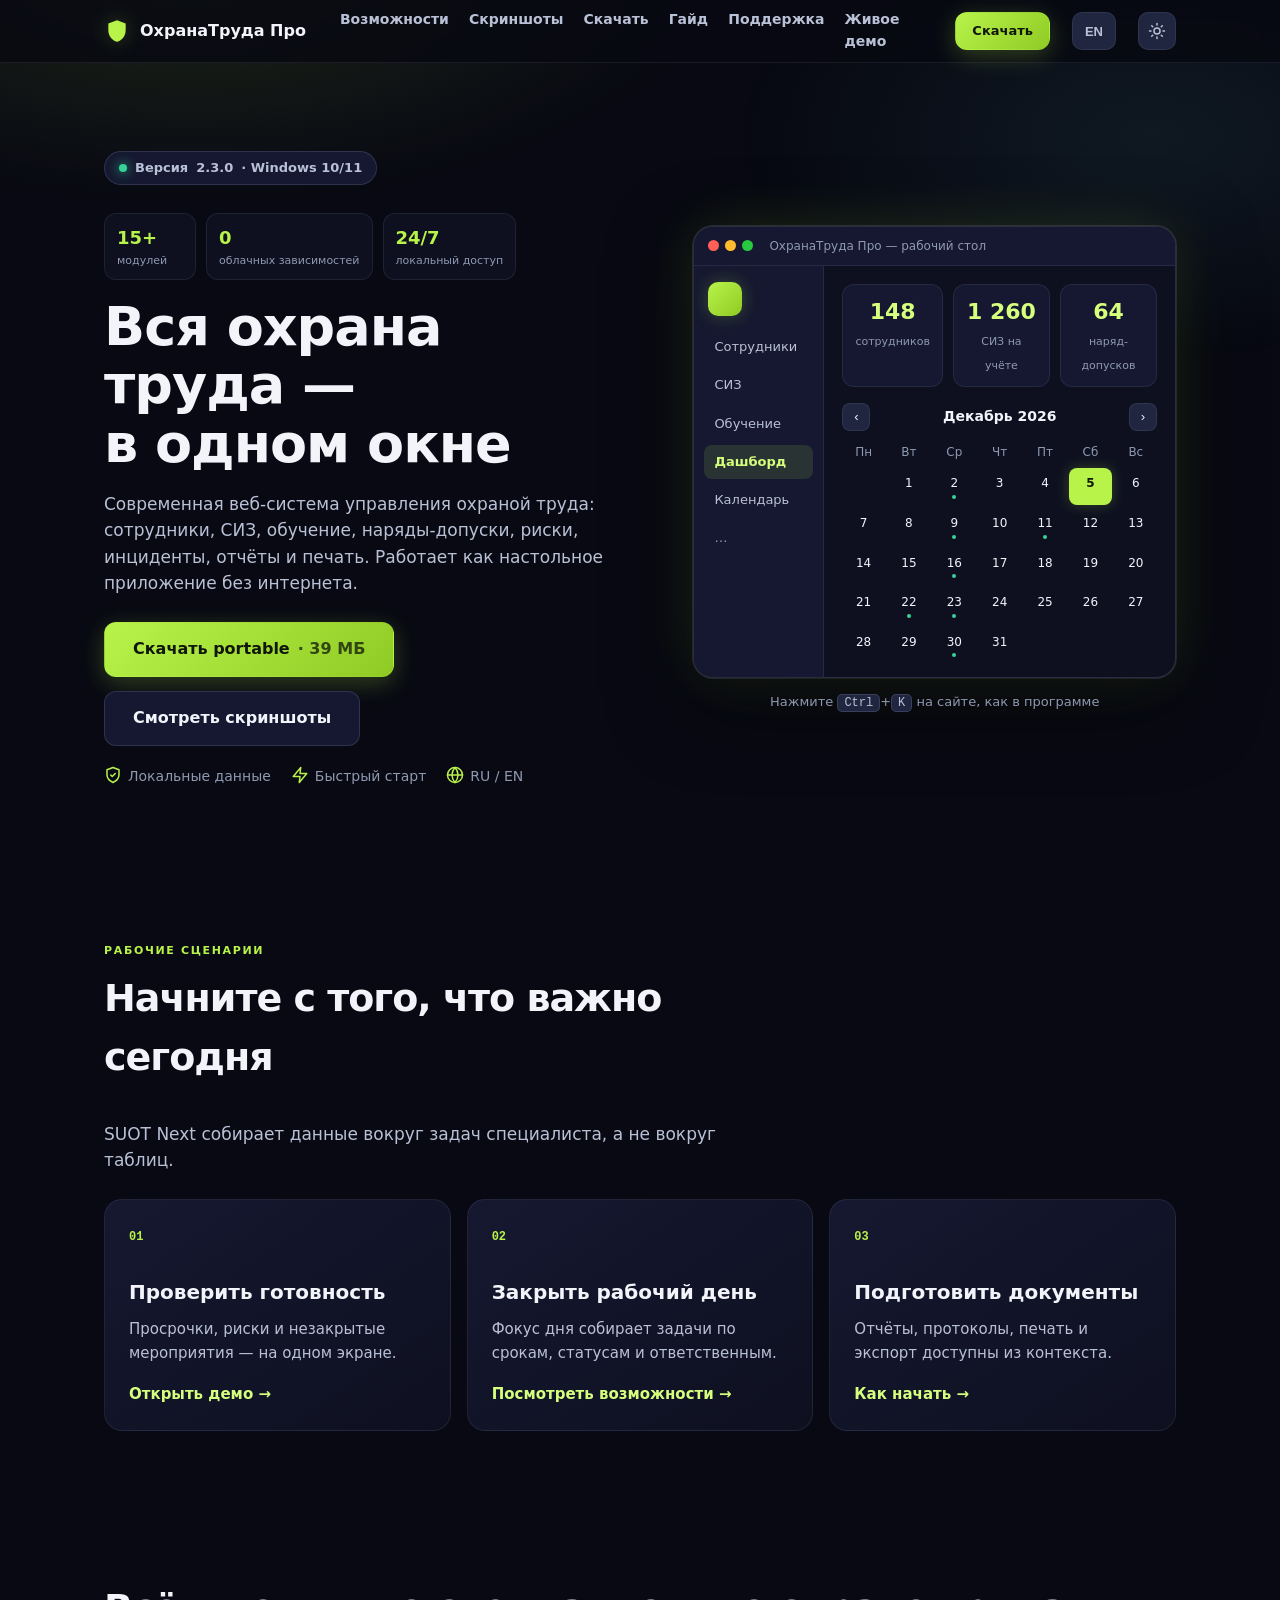
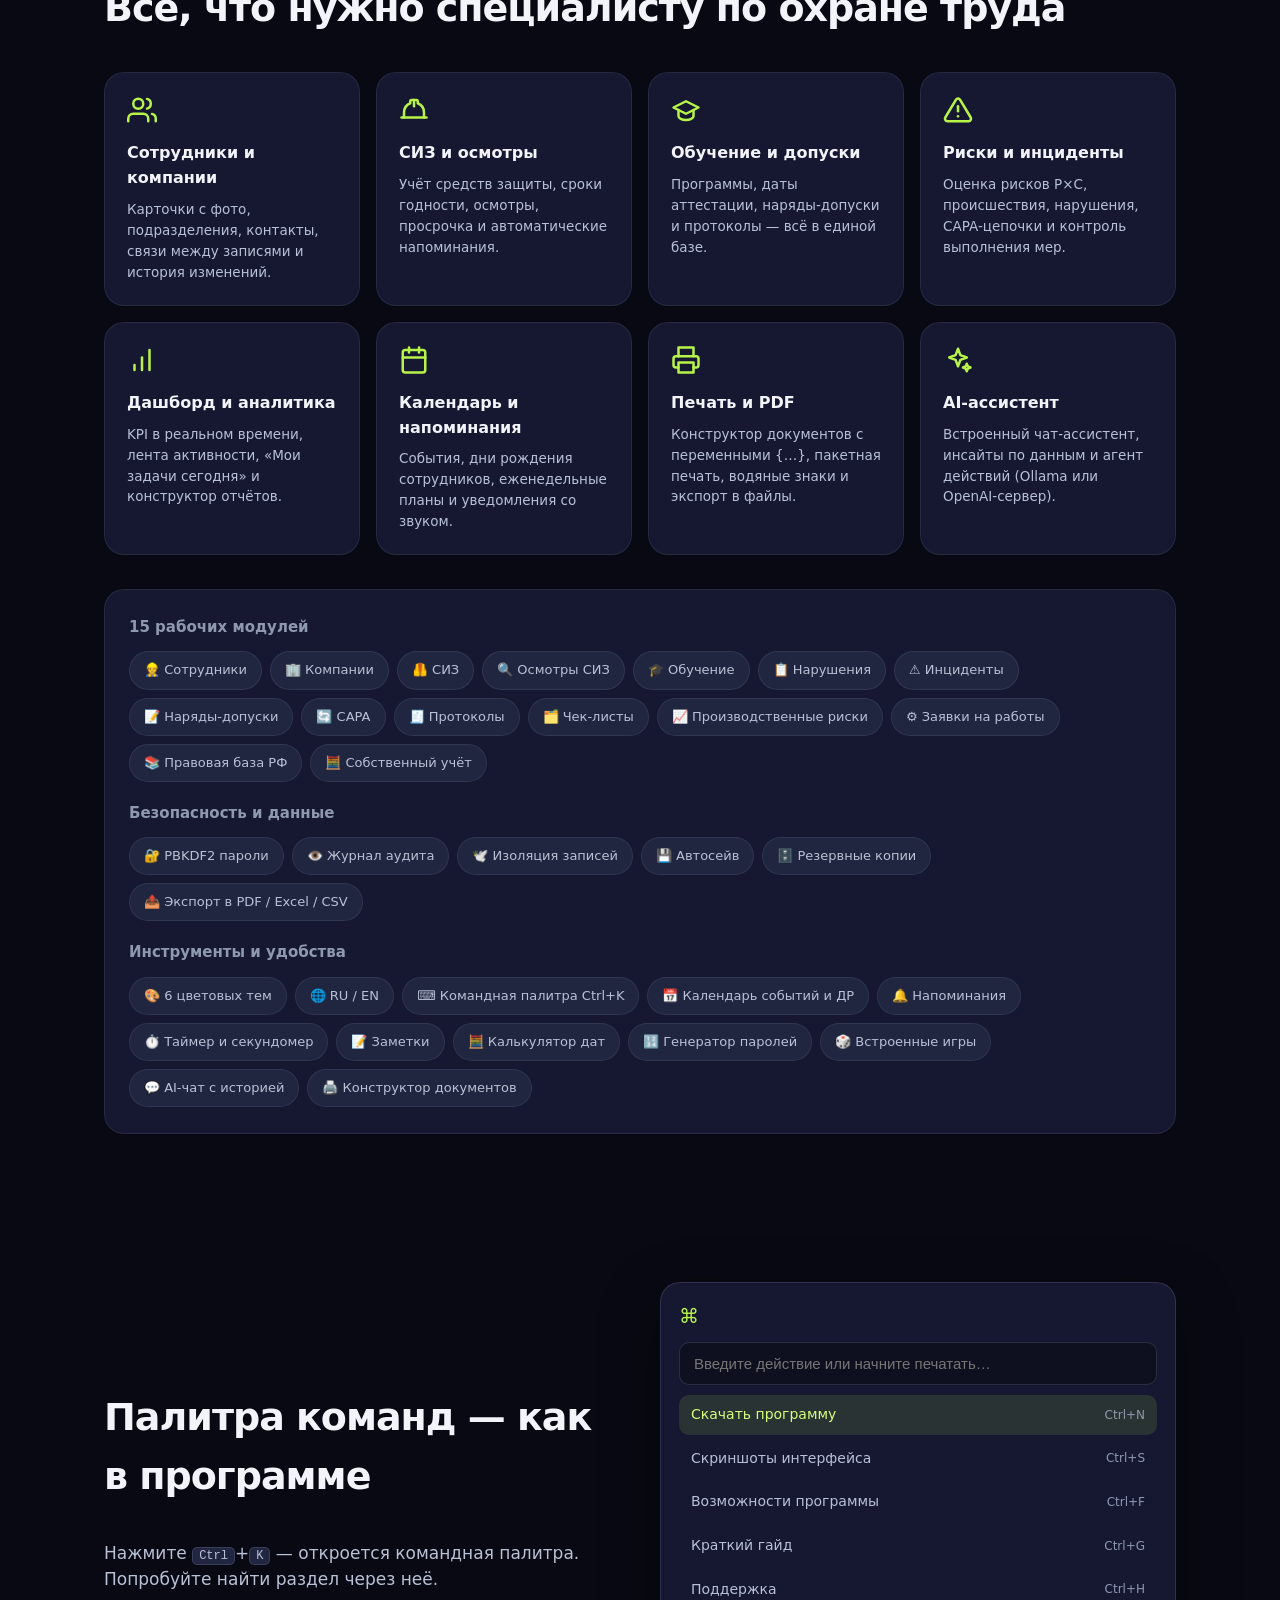
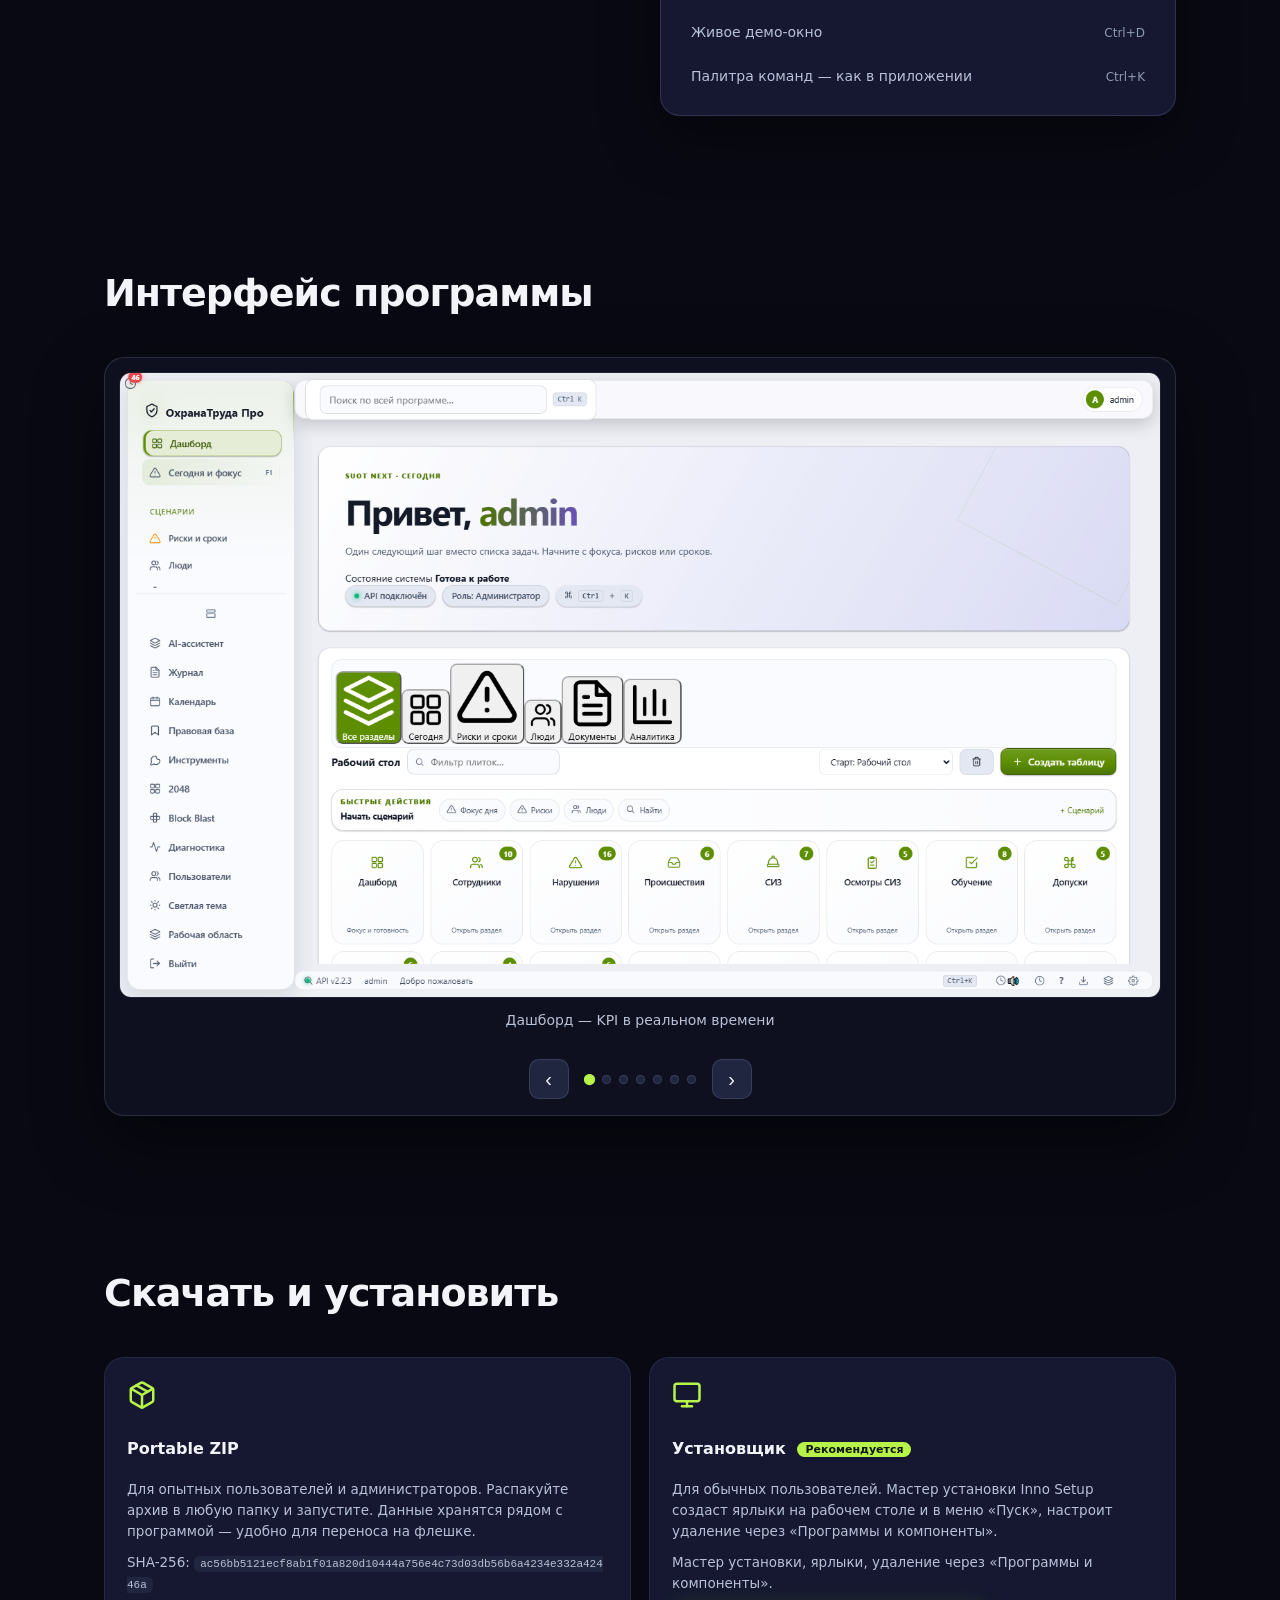
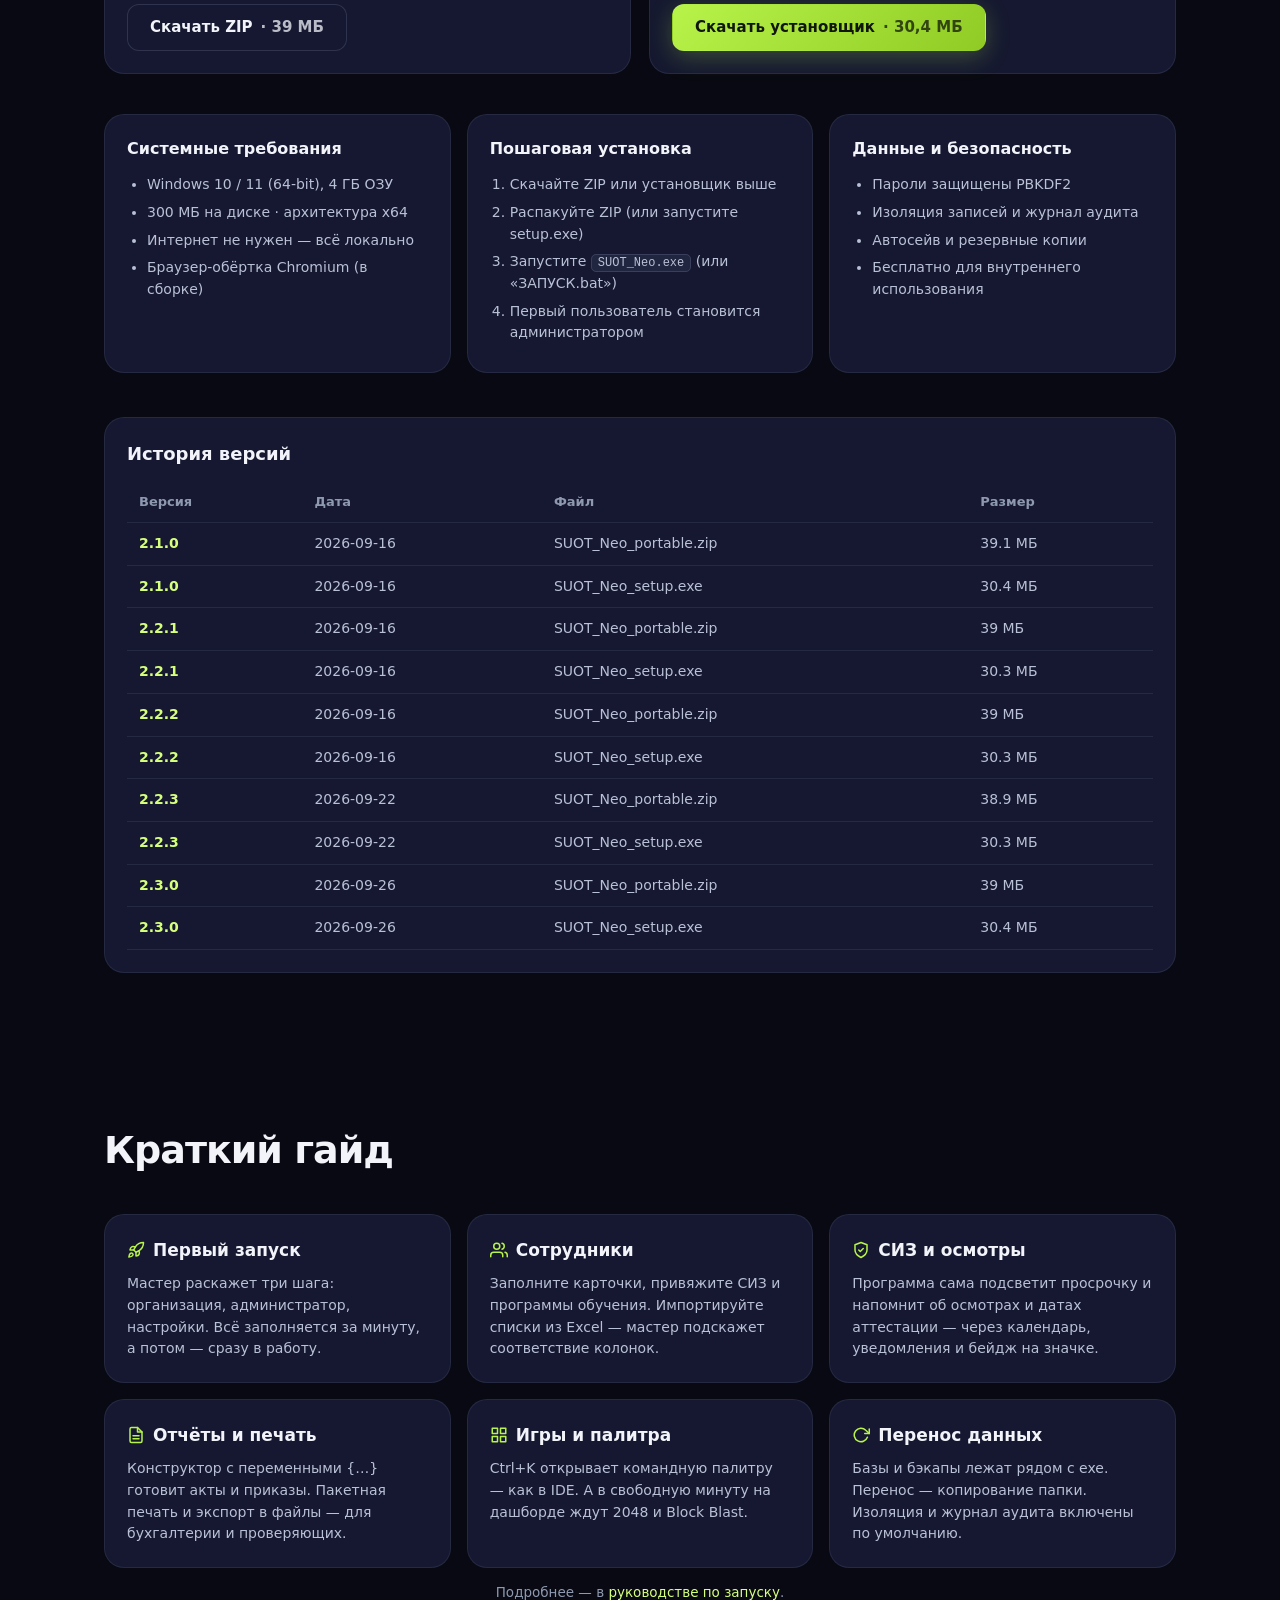
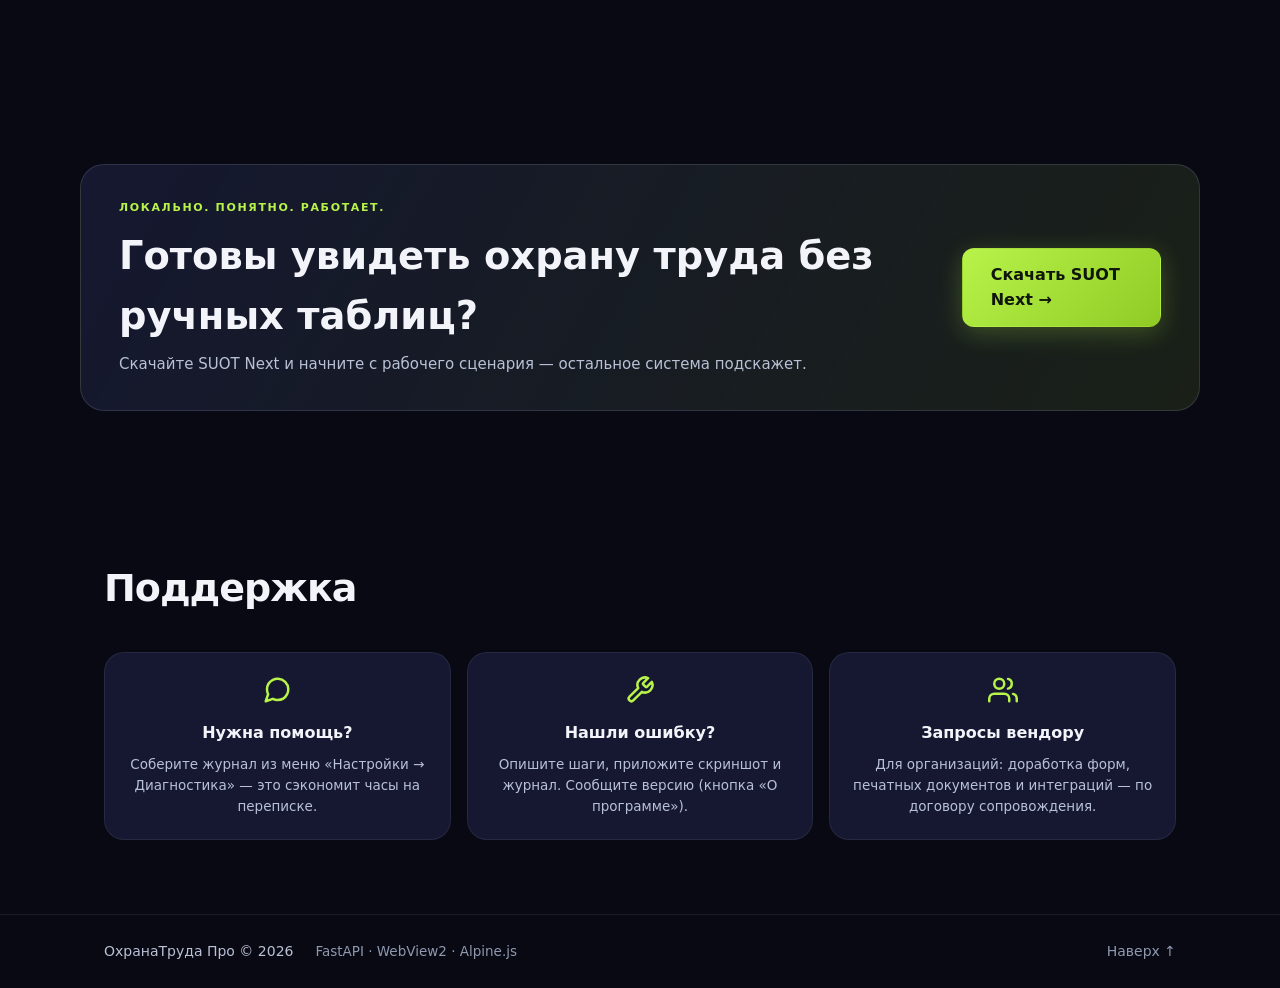
<file: site/index.html>
﻿<!doctype html>
<html lang="ru">
<head>
<meta charset="utf-8">
<meta name="viewport" content="width=device-width, initial-scale=1">
<title>ОхранаТруда Про — система управления охраной труда</title>
<meta name="description" content="ОхранаТруда Про — система управления охраной труда для Windows: сотрудники и компании, СИЗ и осмотры, обучение и наряды-допуски, риски и инциденты, CAPA, протоколы, чек-листы, правовая база РФ, дашборд и аналитика, календарь с напоминаниями, AI-ассистент, печать документов и PDF, резервные копии, 15 модулей, RU/EN, автономная работа без интернета. Бесплатно для внутреннего использования. Скачать portable ZIP или установщик.">
<link rel="icon" type="image/svg+xml" href="data:image/svg+xml,%3Csvg xmlns='http://www.w3.org/2000/svg' viewBox='0 0 24 24'%3E%3Cpath fill='%23B8F34A' d='M12 2L4 5v6c0 5.5 3.4 9.6 8 11 4.6-1.4 8-5.5 8-11V5l-8-3z'/%3E%3C/svg%3E">
<link rel="stylesheet" href="css/site.css">
</head>
<body data-theme="dark">

<!-- Фоновая сетка -->
<div class="bg-glow" aria-hidden="true"></div>

<header class="nav">
  <div class="wrap nav-in">
    <a class="brand" href="#top">
      <svg class="logo" viewBox="0 0 24 24" aria-hidden="true"><path fill="currentColor" d="M12 2L4 5v6c0 5.5 3.4 9.6 8 11 4.6-1.4 8-5.5 8-11V5l-8-3z"/></svg>
      <span>ОхранаТруда&nbsp;Про</span>
    </a>
    <nav class="nav-links">
      <a href="#features" data-en="Features">Возможности</a>
      <a href="#screens" data-en="Screenshots">Скриншоты</a>
      <a href="#download" data-en="Download">Скачать</a>
      <a href="#guide" data-en="Guide">Гайд</a>
      <a href="#support" data-en="Support">Поддержка</a>
      <a href="#demo" data-en="Live demo">Живое демо</a>
    </nav>
    <a class="btn btn-primary btn-sm" href="#download" data-en="Download">Скачать</a>
    <button class="lang-toggle" id="langToggle" title="English version" aria-label="English version">EN</button>
    <button class="theme-toggle" id="themeToggle" title="Сменить тему" aria-label="Сменить тему">
      <svg id="sunIc" viewBox="0 0 24 24" aria-hidden="true"><circle cx="12" cy="12" r="4"/><path d="M12 2v2m0 16v2M4.9 4.9l1.4 1.4m11.4 11.4 1.4 1.4M2 12h2m16 0h2M4.9 19.1l1.4-1.4M17.7 6.3l1.4-1.4"/></svg>
      <svg id="moonIc" viewBox="0 0 24 24" aria-hidden="true"><path d="M21 12.8A9 9 0 1 1 11.2 3 7 7 0 0 0 21 12.8z"/></svg>
    </button>
  </div>
</header>

<main id="top">
  <!-- ═══ HERO ═══ -->
  <section class="hero">
    <div class="wrap">
      <div class="hero-grid">
        <div class="hero-copy reveal">
          <div class="chip">
            <span class="pulse"></span> <span data-en="Version">Версия</span> <b id="heroVer">2.3.0</b> · Windows 10/11
          </div>
          <div class="hero-proof"><span><b>15+</b><small data-en="modules">модулей</small></span><span><b>0</b><small data-en="cloud dependencies">облачных зависимостей</small></span><span><b>24/7</b><small data-en="local access">локальный доступ</small></span></div>
          <h1 data-en="All workplace safety —<br>in one window">Вся охрана труда —<br>в одном окне</h1>
          <p class="lead" data-en="Modern workplace-safety management: people, PPE, training, permits, risks, incidents, reports and printing. Runs as a desktop app with no internet.">
            Современная веб-система управления охраной труда: сотрудники, СИЗ,
            обучение, наряды-допуски, риски, инциденты, отчёты и печать.
            Работает как настольное приложение без интернета.
          </p>
          <div class="hero-cta">
            <a class="btn btn-primary btn-lg" id="dlPrimaryBtn" href="downloads/SUOT_Neo_portable.zip">
              <span data-en="Download portable">Скачать portable</span> <span class="dim" id="dlSize">· 39&nbsp;МБ</span>
            </a>
            <a class="btn btn-ghost btn-lg" href="#screens" data-en="See screenshots">Смотреть скриншоты</a>
          </div>
          <div class="hero-meta">
            <span><span class="sic" data-ic="shield"></span><span data-en="Local data">Локальные данные</span></span>
            <span><span class="sic" data-ic="zap"></span><span data-en="Quick start">Быстрый старт</span></span>
            <span><span class="sic" data-ic="globe"></span><span>RU / EN</span></span>
          </div>
        </div>

        <!-- «Живое демо»: интерактивное мини-приложение с переключением вкладок -->
        <div class="hero-stage reveal" id="demo">
          <div class="appframe">
            <div class="appframe-bar">
              <span class="dot r"></span><span class="dot y"></span><span class="dot g"></span>
              <span class="appframe-title">ОхранаТруда Про — рабочий стол</span>
            </div>
            <div class="appframe-body">
              <div class="mini-side">
                <div class="mini-logo"></div>
                <span data-tab="employees" data-en="People">Сотрудники</span>
                <span data-tab="ppe" data-en="PPE">СИЗ</span>
                <span data-tab="training" data-en="Training">Обучение</span>
                <span class="active" data-tab="dashboard" data-en="Dashboard">Дашборд</span>
                <span data-tab="calendar" data-en="Calendar">Календарь</span>
                <span class="mini-add" data-tab="tools">…</span>
              </div>
              <div class="mini-main">
                <!-- Дашборд -->
                <div class="mini-view" data-view="dashboard">
                  <div class="mini-kpis">
                    <div class="mini-kpi"><b id="kpi1">0</b><span data-en="people">сотрудников</span></div>
                    <div class="mini-kpi"><b id="kpi2">0</b><span data-en="PPE items">СИЗ на учёте</span></div>
                    <div class="mini-kpi"><b id="kpi3">0</b><span data-en="work permits">наряд-допусков</span></div>
                  </div>
                  <div class="mini-cal-head">
                    <button class="mc-btn" data-mc="-1" aria-label="Назад">‹</button>
                    <b id="mcTitle">…</b>
                    <button class="mc-btn" data-mc="1" aria-label="Вперёд">›</button>
                  </div>
                  <div class="mini-cal" id="miniCal"></div>
                </div>
                <!-- Сотрудники -->
                <div class="mini-view" data-view="employees" style="display:none">
                  <div class="mini-search"><input type="text" placeholder="Поиск сотрудника…" data-en-ph="Search people…" id="empSearch"></div>
                  <table class="mini-tbl" id="empTable">
                    <thead><tr><th>ФИО</th><th>Должность</th><th>Статус</th></tr></thead>
                    <tbody>
                      <tr><td>Иванов П.С.</td><td>Инженер по ОТ</td><td class="st-ok">Активен</td></tr>
                      <tr><td>Петрова А.В.</td><td>Техник безопасности</td><td class="st-ok">Активен</td></tr>
                      <tr><td>Сидоров К.М.</td><td>Слесарь</td><td class="st-warn">На обучении</td></tr>
                      <tr><td>Козлова Е.Д.</td><td>Экономист</td><td class="st-ok">Активен</td></tr>
                      <tr><td>Новиков Р.И.</td><td>Электрик</td><td class="st-err">Просрочка СИЗ</td></tr>
                    </tbody>
                  </table>
                </div>
                <!-- СИЗ -->
                <div class="mini-view" data-view="ppe" style="display:none">
                  <table class="mini-tbl">
                    <thead><tr><th>Наименование</th><th>Срок годности</th><th>Статус</th></tr></thead>
                    <tbody>
                      <tr><td>Каска СТ-4</td><td>До дек 2026</td><td class="st-ok">Норма</td></tr>
                      <tr><td>Перчатки ТК-3</td><td>До мар 2027</td><td class="st-ok">Норма</td></tr>
                      <tr><td>Обувь СБЗ</td><td>До авг 2025</td><td class="st-err">Просрочены</td></tr>
                      <tr><td>Респиратор Р-2</td><td>До янв 2026</td><td class="st-warn">Месяц остался</td></tr>
                      <tr><td>Жилет ОС-1</td><td>До июн 2027</td><td class="st-ok">Норма</td></tr>
                    </tbody>
                  </table>
                </div>
                <!-- Обучение -->
                <div class="mini-view" data-view="training" style="display:none">
                  <table class="mini-tbl">
                    <thead><tr><th>Программа</th><th>Дата</th><th>Статус</th></tr></thead>
                    <tbody>
                      <tr><td>Охрана труда (общий)</td><td>15 сен 2026</td><td class="st-ok">Пройдено</td></tr>
                      <tr><td>Пожарно-технический минимум</td><td>01 окт 2026</td><td class="st-warn">Запланировано</td></tr>
                      <tr><td>Безопасность работ на высоте</td><td>20 ноя 2026</td><td class="st-warn">Запланировано</td></tr>
                      <tr><td>Электробезопасность (группа II)</td><td>10 дек 2025</td><td class="st-err">Просрочено</td></tr>
                    </tbody>
                  </table>
                </div>
                <!-- Календарь -->
                <div class="mini-view" data-view="calendar" style="display:none">
                  <div class="mini-cal-head">
                    <button class="mc-btn" data-mc="-1" aria-label="Назад">‹</button>
                    <b id="mcTitle2">…</b>
                    <button class="mc-btn" data-mc="1" aria-label="Вперёд">›</button>
                  </div>
                  <div class="mini-cal" id="miniCal2"></div>
                  <div class="mini-events">
                    <div class="mini-ev"><span class="ev-dot"></span>День рождения Иванова П.С.</div>
                    <div class="mini-ev"><span class="ev-dot ev-warn"></span>Осмотры СИЗ — через 5 дней</div>
                    <div class="mini-ev"><span class="ev-dot ev-err"></span>Пожарный тренинг — просрочено</div>
                  </div>
                </div>
                <!-- Инструменты -->
                <div class="mini-view" data-view="tools" style="display:none">
                  <div class="mini-tools-grid">
                    <div class="mini-tool" data-tab="dashboard"><span class="tool-ic sic" data-ic="clock"></span><span>Таймер</span></div>
                    <div class="mini-tool" data-tab="calendar"><span class="tool-ic sic" data-ic="calendar"></span><span>Календарь</span></div>
                    <div class="mini-tool"><span class="tool-ic sic" data-ic="edit"></span><span>Заметки</span></div>
                    <div class="mini-tool"><span class="tool-ic sic" data-ic="hash"></span><span>Калькулятор</span></div>
                    <div class="mini-tool"><span class="tool-ic sic" data-ic="key"></span><span>Генератор</span></div>
                    <div class="mini-tool"><span class="tool-ic sic" data-ic="grid"></span><span>2048</span></div>
                  </div>
                </div>
              </div>
            </div>
          </div>
          <div class="kbd-hint"><span data-en="Press">Нажмите</span> <kbd>Ctrl</kbd>+<kbd>K</kbd> <span data-en="on the site, like in the app">на сайте, как в программе</span></div>
        </div>
      </div>
    </div>
  </section>

  <!-- ═══ Возможности ═══ -->
  <section class="section section-scenarios" id="scenarios"><div class="wrap"><div class="section-heading reveal"><span class="eyebrow" data-en="Workflows">Рабочие сценарии</span><h2 class="section-title" data-en="Start with what matters today">Начните с того, что важно сегодня</h2><p class="section-lead" data-en="SUOT Next organizes data around the specialist's tasks, not around tables.">SUOT Next собирает данные вокруг задач специалиста, а не вокруг таблиц.</p></div><div class="scenario-grid"><article class="scenario-card reveal"><span class="scenario-index">01</span><h3 data-en="Check readiness">Проверить готовность</h3><p data-en="Overdue items, risks and open actions — on one screen.">Просрочки, риски и незакрытые мероприятия — на одном экране.</p><a href="#demo" data-en="Open demo →">Открыть демо →</a></article><article class="scenario-card reveal"><span class="scenario-index">02</span><h3 data-en="Close the workday">Закрыть рабочий день</h3><p data-en="Day focus collects tasks by deadlines, statuses and owners.">Фокус дня собирает задачи по срокам, статусам и ответственным.</p><a href="#features" data-en="See features →">Посмотреть возможности →</a></article><article class="scenario-card reveal"><span class="scenario-index">03</span><h3 data-en="Prepare documents">Подготовить документы</h3><p data-en="Reports, protocols, printing and export from context.">Отчёты, протоколы, печать и экспорт доступны из контекста.</p><a href="#guide" data-en="How to start →">Как начать →</a></article></div></div></section>
  <section class="section" id="features">
    <div class="wrap">
      <h2 class="section-title reveal" data-en="Everything an HSE specialist needs">Всё, что нужно специалисту по охране труда</h2>
      <div class="cards">
        <div class="card reveal">
          <div class="card-ic"><span class="sic" data-ic="users"></span></div>
          <h3 data-en="People & companies">Сотрудники и компании</h3>
          <p data-en="Cards with photos, departments, contacts, record links and change history.">Карточки с фото, подразделения, контакты, связи между записями и история изменений.</p>
        </div>
        <div class="card reveal">
          <div class="card-ic"><span class="sic" data-ic="hardhat"></span></div>
          <h3 data-en="PPE & inspections">СИЗ и осмотры</h3>
          <p data-en="PPE accounting, expiry dates, inspections, overdue flags and automatic reminders.">Учёт средств защиты, сроки годности, осмотры, просрочка и автоматические напоминания.</p>
        </div>
        <div class="card reveal">
          <div class="card-ic"><span class="sic" data-ic="cap"></span></div>
          <h3 data-en="Training & permits">Обучение и допуски</h3>
          <p data-en="Programs, certification dates, work permits and protocols — in one database.">Программы, даты аттестации, наряды-допуски и протоколы — всё в единой базе.</p>
        </div>
        <div class="card reveal">
          <div class="card-ic"><span class="sic" data-ic="alert"></span></div>
          <h3 data-en="Risks & incidents">Риски и инциденты</h3>
          <p data-en="Risk scoring, incidents, violations, CAPA chains and action tracking.">Оценка рисков P×C, происшествия, нарушения, CAPA-цепочки и контроль выполнения мер.</p>
        </div>
        <div class="card reveal">
          <div class="card-ic"><span class="sic" data-ic="chart"></span></div>
          <h3 data-en="Dashboard & analytics">Дашборд и аналитика</h3>
          <p data-en="Real-time KPI, activity feed, “My tasks today” and a report builder.">KPI в реальном времени, лента активности, «Мои задачи сегодня» и конструктор отчётов.</p>
        </div>
        <div class="card reveal">
          <div class="card-ic"><span class="sic" data-ic="calendar"></span></div>
          <h3 data-en="Calendar & reminders">Календарь и напоминания</h3>
          <p data-en="Events, employee birthdays, weekly plans and sound notifications.">События, дни рождения сотрудников, еженедельные планы и уведомления со звуком.</p>
        </div>
        <div class="card reveal">
          <div class="card-ic"><span class="sic" data-ic="printer"></span></div>
          <h3 data-en="Printing & PDF">Печать и PDF</h3>
          <p data-en="Document builder with {…} variables, batch printing, watermarks and file export.">Конструктор документов с переменными {…}, пакетная печать, водяные знаки и экспорт в файлы.</p>
        </div>
        <div class="card reveal">
          <div class="card-ic"><span class="sic" data-ic="sparkles"></span></div>
          <h3 data-en="AI assistant">AI-ассистент</h3>
          <p data-en="Built-in chat assistant, data insights and an action agent (Ollama or OpenAI server).">Встроенный чат-ассистент, инсайты по данным и агент действий (Ollama или OpenAI-сервер).</p>
        </div>
      </div>

      <div class="full-list reveal">
        <h3 class="full-title" data-en="15 work modules">15 рабочих модулей</h3>
        <div class="mod-grid">
          <span class="mod-chip" data-en="👷 People">👷 Сотрудники</span>
          <span class="mod-chip" data-en="🏢 Companies">🏢 Компании</span>
          <span class="mod-chip" data-en="🦺 PPE">🦺 СИЗ</span>
          <span class="mod-chip" data-en="🔍 PPE inspections">🔍 Осмотры СИЗ</span>
          <span class="mod-chip" data-en="🎓 Training">🎓 Обучение</span>
          <span class="mod-chip" data-en="📋 Violations">📋 Нарушения</span>
          <span class="mod-chip" data-en="⚠️ Incidents">⚠️ Инциденты</span>
          <span class="mod-chip" data-en="📝 Work permits">📝 Наряды-допуски</span>
          <span class="mod-chip" data-en="🔄 CAPA">🔄 CAPA</span>
          <span class="mod-chip" data-en="🧾 Protocols">🧾 Протоколы</span>
          <span class="mod-chip" data-en="🗂️ Checklists">🗂️ Чек-листы</span>
          <span class="mod-chip" data-en="📈 Production risks">📈 Производственные риски</span>
          <span class="mod-chip" data-en="⚙️ Work orders">⚙️ Заявки на работы</span>
          <span class="mod-chip" data-en="📚 RF legal base">📚 Правовая база РФ</span>
          <span class="mod-chip" data-en="🧮 Custom ledger">🧮 Собственный учёт</span>
        </div>
        <h3 class="full-title" data-en="Security & data">Безопасность и данные</h3>
        <div class="mod-grid">
          <span class="mod-chip" data-en="🔐 PBKDF2 passwords">🔐 PBKDF2 пароли</span>
          <span class="mod-chip" data-en="👁️ Audit log">👁️ Журнал аудита</span>
          <span class="mod-chip" data-en="🕊️ Record isolation">🕊️ Изоляция записей</span>
          <span class="mod-chip" data-en="💾 Autosave">💾 Автосейв</span>
          <span class="mod-chip" data-en="🗄️ Backups">🗄️ Резервные копии</span>
          <span class="mod-chip" data-en="📤 PDF / Excel / CSV export">📤 Экспорт в PDF / Excel / CSV</span>
        </div>
        <h3 class="full-title" data-en="Tools & comfort">Инструменты и удобства</h3>
        <div class="mod-grid">
          <span class="mod-chip" data-en="🎨 6 color themes">🎨 6 цветовых тем</span>
          <span class="mod-chip" data-en="🌐 RU / EN">🌐 RU / EN</span>
          <span class="mod-chip" data-en="⌨️ Ctrl+K command palette">⌨️ Командная палитра Ctrl+K</span>
          <span class="mod-chip" data-en="📅 Event & birthday calendar">📅 Календарь событий и ДР</span>
          <span class="mod-chip" data-en="🔔 Reminders">🔔 Напоминания</span>
          <span class="mod-chip" data-en="⏱️ Timer & stopwatch">⏱️ Таймер и секундомер</span>
          <span class="mod-chip" data-en="📝 Notes">📝 Заметки</span>
          <span class="mod-chip" data-en="🧮 Date calculator">🧮 Калькулятор дат</span>
          <span class="mod-chip" data-en="🔢 Password generator">🔢 Генератор паролей</span>
          <span class="mod-chip" data-en="🎲 Built-in games">🎲 Встроенные игры</span>
          <span class="mod-chip" data-en="💬 AI chat with history">💬 AI-чат с историей</span>
          <span class="mod-chip" data-en="🖨️ Document builder">🖨️ Конструктор документов</span>
        </div>
      </div>
    </div>
  </section>

  <!-- ═══ Палитра Ctrl+K ═══ -->
  <section class="section section-palette" id="palette">
    <div class="wrap">
      <div class="palette-call reveal">
        <div>
          <h2 class="section-title" data-en="Command palette — like in the app">Палитра команд — как в программе</h2>
          <p class="lead" data-en="Press Ctrl+K — the command palette opens. Try finding a section through it.">Нажмите <kbd>Ctrl</kbd>+<kbd>K</kbd> — откроется командная палитра. Попробуйте найти раздел через неё.</p>
        </div>
        <div class="palette-placeholder">
          <span class="pp-ic">⌘</span>
            <input id="paletteSearch" placeholder="Введите действие или начните печатать…" data-en-ph="Type an action…" aria-label="Поиск раздела">
          <div class="pp-results" id="paletteResults"></div>
        </div>
      </div>
    </div>
  </section>

  <!-- ═══ Скриншоты (карусель) ═══ -->
  <section class="section" id="screens">
    <div class="wrap">
      <h2 class="section-title reveal" data-en="Program interface">Интерфейс программы</h2>
      <div class="carousel reveal" data-carousel>
        <div class="car-room" id="carRoom">
          <figure class="slide" data-slide>
            <img src="media/shots/shot-dashboard.png" alt="Дашборд с KPI" loading="lazy">
            <figcaption data-en="Dashboard — real-time KPI">Дашборд — KPI в реальном времени</figcaption>
          </figure>
          <figure class="slide" data-slide>
            <img src="media/shots/shot-employees.png" alt="Карточки сотрудников" loading="lazy">
            <figcaption data-en="People — cards, photos, history">Сотрудники — карточки, фото, история</figcaption>
          </figure>
          <figure class="slide" data-slide>
            <img src="media/shots/shot-ppe.png" alt="Учёт СИЗ" loading="lazy">
            <figcaption data-en="PPE — terms, inspections, reminders">СИЗ — сроки, осмотры, напоминания</figcaption>
          </figure>
          <figure class="slide" data-slide>
            <img src="media/shots/shot-training.png" alt="Обучение и аттестации" loading="lazy">
            <figcaption data-en="Training — programs and certification dates">Обучение — программы и даты аттестации</figcaption>
          </figure>
          <figure class="slide" data-slide>
            <img src="media/shots/shot-calendar.png" alt="Календарь событий" loading="lazy">
            <figcaption data-en="Calendar — events and reminders">Календарь — события и напоминания</figcaption>
          </figure>
          <figure class="slide" data-slide>
            <img src="media/shots/shot-documents.png" alt="Документы: шаблоны и печать" loading="lazy">
            <figcaption data-en="Documents — templates, reports, print queue">Документы — шаблоны, отчёты, очередь печати</figcaption>
          </figure>
          <figure class="slide" data-slide>
            <img src="media/shots/shot-game.png" alt="Игра 2048" loading="lazy">
            <figcaption data-en="The dashboard can rest too — built-in games">Дашборд умеет отдыхать — встроенные игры</figcaption>
          </figure>
        </div>
        <div class="car-nav">
          <button class="car-btn" data-car-prev aria-label="Назад">‹</button>
          <div class="car-dots" data-car-dots></div>
          <button class="car-btn" data-car-next aria-label="Вперёд">›</button>
        </div>
      </div>
    </div>
  </section>

  <!-- ═══ Скачать и установить ═══ -->
  <section class="section" id="download">
    <div class="wrap">
      <h2 class="section-title reveal" data-en="Download & install">Скачать и установить</h2>

      <div class="download-grid">
        <div class="card dl-card reveal">
          <div class="card-ic"><span class="sic" data-ic="package"></span></div>
          <h3 data-en="Portable ZIP">Portable ZIP</h3>
          <p class="muted-p" data-en="For advanced users and admins. Unpack the archive into any folder and run. Data lives next to the program — handy on a flash drive.">Для опытных пользователей и администраторов. Распакуйте архив в любую папку и запустите. Данные хранятся рядом с программой — удобно для переноса на флешке.</p>
          <p class="dl-hash muted-p" id="dlHashZip">хэш SHA-256 загружается…</p>
          <a class="btn btn-ghost" id="dlZip" href="downloads/SUOT_Neo_portable.zip">
            <span data-en="Download ZIP">Скачать ZIP</span> <span class="dim" id="dlZipSize">· 39 МБ</span>
          </a>
        </div>
        <div class="card dl-card reveal">
          <div class="card-ic"><span class="sic" data-ic="monitor"></span></div>
          <h3><span data-en="Installer">Установщик</span> <span class="rec-badge" data-en="Recommended">Рекомендуется</span></h3>
          <p class="muted-p" data-en="For regular users. The Inno Setup wizard creates desktop and Start menu shortcuts and sets up uninstall via “Programs and Features”.">Для обычных пользователей. Мастер установки Inno Setup создаст ярлыки на рабочем столе и в меню «Пуск», настроит удаление через «Программы и компоненты».</p>
          <p class="muted-p" id="dlSetupNote">Мастер установки Inno Setup: ярлыки, запуск после установки, удаление через «Программы и компоненты».</p>
          <a class="btn btn-primary" id="dlSetup" href="downloads/SUOT_Neo_setup.exe" style="display:none">
            <span data-en="Download installer">Скачать установщик</span> <span class="dim" id="dlSetupSize"></span>
          </a>
        </div>
      </div>

      <div class="reqs-grid reveal">
        <div class="req-card">
          <h3 data-en="System requirements">Системные требования</h3>
          <ul>
            <li><span data-en="Windows 10 / 11 (64-bit), 4 GB RAM">Windows 10 / 11 (64-bit), 4 ГБ ОЗУ</span></li>
            <li><span data-en="300 MB disk · x64">300 МБ на диске · архитектура x64</span></li>
            <li><span data-en="No internet needed — all local">Интернет не нужен — всё локально</span></li>
            <li><span data-en="Chromium wrapper (bundled)">Браузер-обёртка Chromium (в сборке)</span></li>
          </ul>
        </div>
        <div class="req-card">
          <h3 data-en="Step-by-step install">Пошаговая установка</h3>
          <ol>
            <li><span data-en="Download the ZIP or installer above">Скачайте ZIP или установщик выше</span></li>
            <li><span data-en="Unpack the ZIP (or run setup.exe)">Распакуйте ZIP (или запустите setup.exe)</span></li>
            <li><span data-en="Run">Запустите</span> <kbd>SUOT_Neo.exe</kbd> <span data-en="(or “ЗАПУСК.bat”">(или «ЗАПУСК.bat»)</span></li>
            <li><span data-en="The first user becomes administrator">Первый пользователь становится администратором</span></li>
          </ol>
        </div>
        <div class="req-card">
          <h3 data-en="Data & security">Данные и безопасность</h3>
          <ul>
            <li><span data-en="PBKDF2 passwords">Пароли защищены PBKDF2</span></li>
            <li><span data-en="Record isolation and audit log">Изоляция записей и журнал аудита</span></li>
            <li><span data-en="Autosave and backups">Автосейв и резервные копии</span></li>
            <li><span data-en="Free for internal use">Бесплатно для внутреннего использования</span></li>
          </ul>
        </div>
      </div>

      <div class="versions reveal">
        <h3 data-en="Version history">История версий</h3>
        <table class="ver-table" id="verTable">
          <thead>
            <tr><th><span data-en="Version">Версия</span></th><th><span data-en="Date">Дата</span></th><th><span data-en="File">Файл</span></th><th><span data-en="Size">Размер</span></th></tr>
          </thead>
          <tbody id="verBody"><tr><td colspan="4" class="muted-p">Загрузка истории…</td></tr></tbody>
        </table>
      </div>
    </div>
  </section>

  <!-- ═══ Гайд ═══ -->
  <section class="section" id="guide">
    <div class="wrap">
      <h2 class="section-title reveal" data-en="Quick guide">Краткий гайд</h2>
      <div class="guide-grid">
        <div class="guide-card reveal">
          <h3><span class="sic" data-ic="rocket"></span><span data-en="First run">Первый запуск</span></h3>
          <p data-en="The wizard covers three steps: organization, administrator, settings. A minute to fill in, then straight to work.">Мастер раскажет три шага: организация, администратор, настройки. Всё заполняется за минуту, а потом — сразу в работу.</p>
        </div>
        <div class="guide-card reveal">
          <h3><span class="sic" data-ic="users"></span><span data-en="People">Сотрудники</span></h3>
          <p data-en="Fill in cards, link PPE and training programs. Import lists from Excel — the wizard maps columns for you.">Заполните карточки, привяжите СИЗ и программы обучения. Импортируйте списки из Excel — мастер подскажет соответствие колонок.</p>
        </div>
        <div class="guide-card reveal">
          <h3><span class="sic" data-ic="shield"></span><span data-en="PPE & inspections">СИЗ и осмотры</span></h3>
          <p data-en="The program highlights overdue items and reminds about inspections and certification dates — via calendar, notifications and tray badge.">Программа сама подсветит просрочку и напомнит об осмотрах и датах аттестации — через календарь, уведомления и бейдж на значке.</p>
        </div>
        <div class="guide-card reveal">
          <h3><span class="sic" data-ic="file"></span><span data-en="Reports & printing">Отчёты и печать</span></h3>
          <p data-en="A builder with {…} variables prepares acts and orders. Batch printing and file export — for accounting and inspectors.">Конструктор с переменными {…} готовит акты и приказы. Пакетная печать и экспорт в файлы — для бухгалтерии и проверяющих.</p>
        </div>
        <div class="guide-card reveal">
          <h3><span class="sic" data-ic="grid"></span><span data-en="Games & palette">Игры и палитра</span></h3>
          <p data-en="Ctrl+K opens the command palette — like in an IDE. And 2048 and Block Blast wait on the dashboard for a free minute.">Ctrl+K открывает командную палитру — как в IDE. А в свободную минуту на дашборде ждут 2048 и Block Blast.</p>
        </div>
        <div class="guide-card reveal">
          <h3><span class="sic" data-ic="refresh"></span><span data-en="Data portability">Перенос данных</span></h3>
          <p data-en="Databases and backups live next to the exe. Moving is copying a folder. Isolation and audit log are on by default.">Базы и бэкапы лежат рядом с exe. Перенос — копирование папки. Изоляция и журнал аудита включены по умолчанию.</p>
        </div>
      </div>
      <p class="center muted-p"><span data-en="Details in the">Подробнее — в</span> <a href="docs/RUN_GUIDE.md" data-en="run guide">руководстве по запуску</a>.</p>
    </div>
  </section>

  <!-- ═══ Финальный CTA ═══ -->
  <section class="section section-final" id="start">
    <div class="wrap final-cta reveal">
      <div>
        <span class="eyebrow" data-en="Local. Clear. Works.">Локально. Понятно. Работает.</span>
        <h2 data-en="Ready to see safety without manual spreadsheets?">Готовы увидеть охрану труда без ручных таблиц?</h2>
        <p data-en="Download SUOT Next and start with a work scenario — the system guides the rest.">Скачайте SUOT Next и начните с рабочего сценария — остальное система подскажет.</p>
      </div>
      <a class="btn btn-primary btn-lg" href="#download" data-en="Download SUOT Next →">Скачать SUOT Next →</a>
    </div>
  </section>

  <!-- ═══ Поддержка ═══ -->
  <section class="section section-support" id="support">
    <div class="wrap">
      <h2 class="section-title reveal" data-en="Support">Поддержка</h2>
      <div class="support-grid">
        <div class="card support-card reveal">
          <div class="card-ic"><span class="sic" data-ic="chat"></span></div>
          <h3 data-en="Need help?">Нужна помощь?</h3>
          <p class="muted-p" data-en="Collect the log via “Settings → Diagnostics” — it saves hours of back-and-forth.">Соберите журнал из меню «Настройки → Диагностика» — это сэкономит часы на переписке.</p>
        </div>
        <div class="card support-card reveal">
          <div class="card-ic"><span class="sic" data-ic="tool"></span></div>
          <h3 data-en="Found a bug?">Нашли ошибку?</h3>
          <p class="muted-p" data-en="Describe the steps, attach a screenshot and the log. Tell us the version (“About” button).">Опишите шаги, приложите скриншот и журнал. Сообщите версию (кнопка «О программе»).</p>
        </div>
        <div class="card support-card reveal">
          <div class="card-ic"><span class="sic" data-ic="users"></span></div>
          <h3 data-en="Vendor requests">Запросы вендору</h3>
          <p class="muted-p" data-en="For organizations: custom forms, print documents and integrations — under a support contract.">Для организаций: доработка форм, печатных документов и интеграций — по договору сопровождения.</p>
        </div>
      </div>
    </div>
  </section>
</main>

<footer class="foot">
  <div class="wrap foot-in">
    <span>ОхранаТруда Про © 2026</span>
    <span class="muted-p">FastAPI &middot; WebView2 &middot; Alpine.js</span>
    <a href="#top" data-en="Top ↑">Наверх ↑</a>
  </div>
</footer>

<!-- Командная палитра (фишка) -->
<div class="cmd-overlay" id="cmdOverlay" hidden>
  <div class="cmd-panel">
    <div class="cmd-search">
      <span class="cmd-ic">⌘</span>
            <input id="cmdInput" placeholder="Действие…" data-en-ph="Action…" autocomplete="off">
      <kbd>Esc</kbd>
    </div>
    <div class="cmd-list" id="cmdList"></div>
  </div>
</div>

<script src="js/site.js" defer></script>
</body>
</html>
</file>
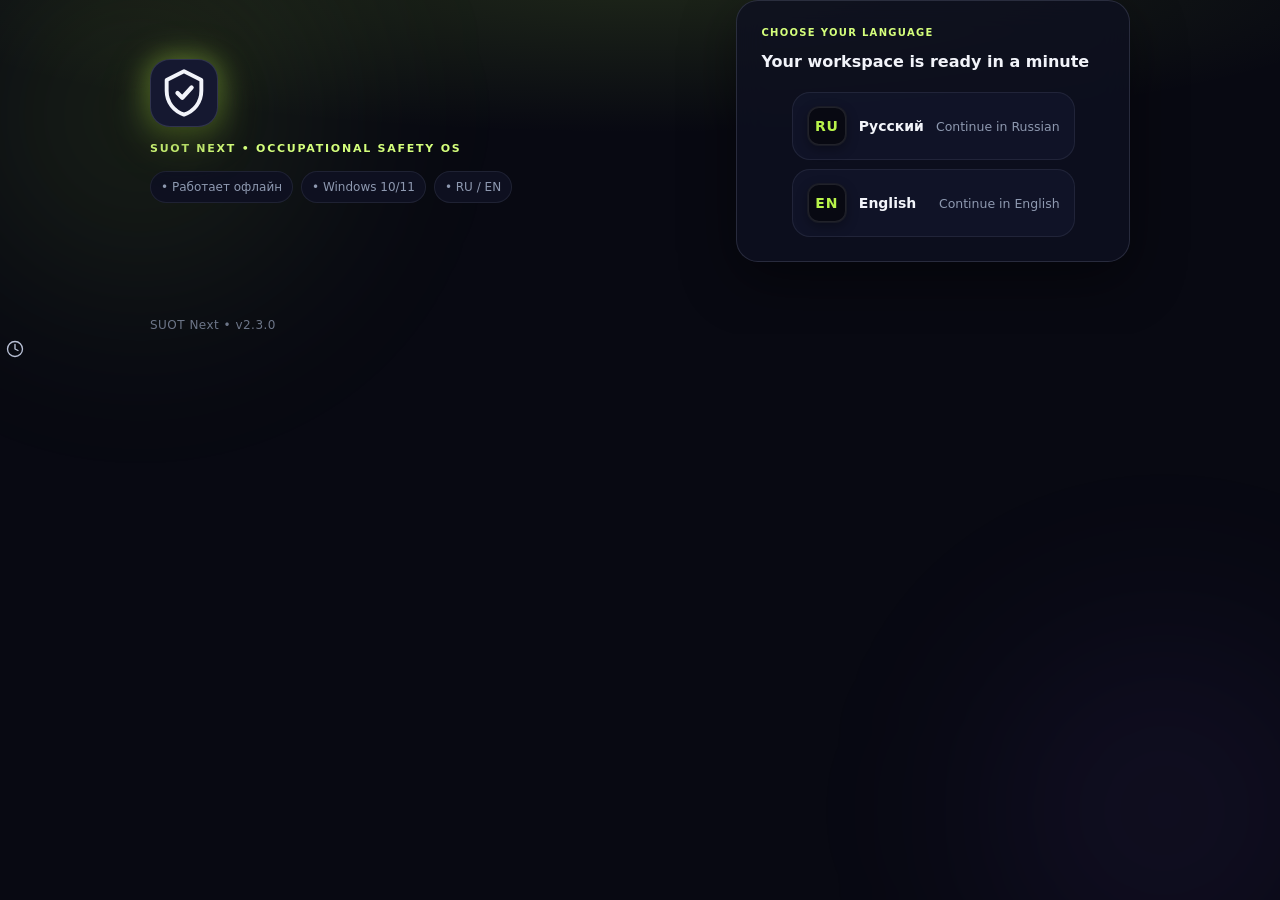
<file: web/index.html>
<!DOCTYPE html>
<html lang="ru">
<head>
<meta charset="UTF-8">
<meta name="viewport" content="width=device-width, initial-scale=1.0">
<title>ОхранаТруда Про — система управления охраной труда</title>
<link rel="icon" href="favicon.ico">
<link rel="stylesheet" href="css/tokens.css">
<link rel="stylesheet" href="css/components.css">
<link rel="stylesheet" href="css/next.css">
<script src="js/api.js"></script>
<script src="js/i18n.js"></script>
<script src="js/icons.js"></script>
<script src="js/app.js"></script>
<script src="js/tabs.js"></script>
  <script src="js/workspace.js"></script>
  <script src="js/commands.js"></script>
  <script src="js/entities.js"></script>
  <script src="js/detail.js"></script>
  <script src="js/tasks.js"></script>
<script src="js/table.js"></script>
<script src="js/pages.js"></script>
<script src="js/palette.js"></script>
<script src="js/photos.js"></script>
<script src="js/import_wizard.js"></script>
<script src="js/export_dialog.js"></script>
<script src="js/dashboard.js"></script>
<script src="js/print_editor.js"></script>
<script src="js/reports.js"></script>
<script src="js/documents.js"></script>
<script src="js/reminders_bell.js"></script>
<script src="js/ai_chat.js"></script>
<script src="js/batch_print.js"></script>
<script src="js/settings_center.js"></script>
<script src="js/part18.js"></script>
<script src="js/part19.js"></script>
<script src="js/calendar_page.js"></script>
<script src="js/npa_page.js"></script>
<script src="js/tools.js"></script>
<script src="js/diag_page.js"></script>
<script src="js/game2048.js"></script>
<script src="js/game_block_blast.js"></script>
<script src="js/setup_wizard.js"></script>
<script src="js/union_page.js"></script>
<script defer src="vendor/alpine.min.js"></script>
</head>
<body x-data="suotApp()" x-init="init()" :data-theme="theme" x-cloak
      @suot-logout.window="logout()"
      @suot-toggle-theme.window="toggleTheme()"
      @suot-table-settings.window="openTableSettings($event.detail.key)">
<!-- ═══════════ ЭКРАН 1: ВЫБОР ЯЗЫКА ═══════════ -->
<template x-if="screen === 'lang'">
    <div class="screen screen-lang landing-screen">
      <div class="lang-wrap landing-wrap">
        <div class="landing-intro">
          <div class="brand-mark landing-mark" x-html="icons.logo"></div>
<span class="landing-kicker">SUOT NEXT • OCCUPATIONAL SAFETY OS</span>
<div class="landing-pills"><span>• Работает офлайн</span><span>• Windows 10/11</span><span>• RU / EN</span></div>
        </div>
        <div class="lang-panel">
          <div class="lang-panel-head"><span class="dash-eyebrow" x-text="I18N.lang==='ru' ? 'Выберите язык' : 'Choose your language'"></span><b x-text="I18N.lang==='ru' ? 'Ваше рабочее место будет готово через минуту' : 'Your workspace is ready in a minute'"></b></div>
          <div class="lang-cards">
            <button class="lang-card" @click="chooseLang('ru')"><span class="lang-flag">RU</span><span class="lang-name">Русский</span><span class="lang-hint" x-text="I18N.lang==='ru' ? 'Продолжить на русском' : 'Continue in Russian'"></span></button>
<button class="lang-card" @click="chooseLang('en')"><span class="lang-flag">EN</span><span class="lang-name">English</span><span class="lang-hint" x-text="I18N.lang==='ru' ? 'Продолжить на английском' : 'Continue in English'"></span></button>
</div>
</div>
<p class="lang-version" x-text="'SUOT Next • v' + $store.version"></p>
      </div>
    </div>
</template>

<!-- ═══════════ ЭКРАН 1.5: МАСТЕР ПЕРВОГО ЗАПУСКА ═══════════ -->
<template x-if="screen === 'setup'">
<div class="screen screen-setup" x-data="setupWizard()">
  <div class="setup-card card anim-in">
    <div class="auth-head">
      <div class="brand-mark sm" x-html="icons.logo"></div>
      <h1 x-text="ru('Добро пожаловать в ОхранаТруда Про','Welcome to OkhranaTruda Pro')"></h1>
      <p class="muted"
         x-text="ru('Первоначальная настройка — три коротких шага','Initial setup — three short steps')"></p>
    </div>

    <div class="setup-steps">
      <span class="s-step" :class="{on: step>=1}">1</span>
      <span class="s-line" :class="{on: step>=2}"></span>
      <span class="s-step" :class="{on: step>=2}">2</span>
      <span class="s-line" :class="{on: step>=3}"></span>
      <span class="s-step" :class="{on: step>=3}">3</span>
    </div>

    <!-- Шаг 1: Организация -->
    <div x-show="step===1" class="setup-body">
      <label class="field"><span
            x-text="ru('Название организации','Organization name')"></span>
        <input type="text" class="field-input" x-model="f.org_name"
               :placeholder="ru('ООО «Ромашка»', 'Acme Inc.')"
               maxlength="80"></label>
      <label class="field"><span
            x-text="ru('Логотип (до 300 КБ, необязательно)','Logo (≤300 KB, optional)')"></span>
        <input type="file" accept="image/*" class="field-input"
               @change="pickLogo($event)"></label>
      <div class="logo-prev-wrap" x-show="logoData">
        <img :src="logoData" x-ref="logoPrev" class="logo-prev" alt="">
      </div>
      <p class="hint muted"
         x-text="ru('Можно пропустить и заполнить позже в настройках.','You can skip this and set it later.')"></p>
      <div class="setup-scenario">
        <div class="setup-scenario-head">
          <span class="dash-eyebrow" x-text="ru('Ваш сценарий','Your workflow')"></span>
          <b x-text="ru('С чего начнём?','Where should we start?')"></b>
        </div>
        <div class="scenario-grid">
          <button class="scenario-card" :class="{sel:f.scenario==='today'}" @click="f.scenario='today'">
            <span class="scenario-ic" x-html="icons.dashboard"></span>
            <b x-text="ru('Каждый день','Every day')"></b>
            <small x-text="ru('Фокус, просрочки, задачи','Focus, deadlines, tasks')"></small>
          </button>
          <button class="scenario-card" :class="{sel:f.scenario==='inspection'}" @click="f.scenario='inspection'">
            <span class="scenario-ic" x-html="icons.clipboard"></span>
            <b x-text="ru('Проверка','Inspection')"></b>
            <small x-text="ru('Готовность и блокеры','Readiness and blockers')"></small>
          </button>
          <button class="scenario-card" :class="{sel:f.scenario==='documents'}" @click="f.scenario='documents'">
            <span class="scenario-ic" x-html="icons.fileText"></span>
            <b x-text="ru('Документы','Documents')"></b>
            <small x-text="ru('Шаблоны, протоколы, печать','Templates, reports, printing')"></small>
          </button>
        </div>
      </div>
    </div>

    <!-- Шаг 2: Администратор -->
    <div x-show="step===2" class="setup-body">
      <label class="field"><span x-text="t('auth.username')"></span>
        <input type="text" class="field-input" x-model="f.username"
               autocomplete="username" required></label>
      <label class="field"><span
            x-text="ru('Ваше имя','Your full name')"></span>
        <input type="text" class="field-input" x-model="f.full_name"
               autocomplete="name"></label>
      <label class="field"><span x-text="t('auth.password')"></span>
        <input type="password" class="field-input" x-model="f.password"
               autocomplete="new-password" required></label>
      <label class="field"><span
            x-text="ru('Повторите пароль','Repeat password')"></span>
        <input type="password" class="field-input" x-model="f.password2"
               autocomplete="new-password" required></label>

      <label class="field"><span
            x-text="ru('Секретный вопрос для восстановления','Secret recovery question')"></span>
        <select class="field-input" x-model="f.sec_question">
          <template x-for="q in QUESTIONS" :key="q">
            <option :value="q" x-text="q"></option>
          </template>
        </select></label>
      <label class="field"><span
            x-text="ru('Ответ (без учёта регистра)','Answer (case-insensitive)')"></span>
        <input type="text" class="field-input" x-model="f.sec_answer"></label>
      <p class="alert error" x-show="err" x-text="err"></p>
    </div>

    <!-- Шаг 3: Внешний вид -->
    <div x-show="step===3" class="setup-body">
      <div class="sc-section-title"
           x-text="ru('Тема оформления','Theme')"></div>
      <div class="theme-grid anim-stagger">
        <div class="theme-card" :class="{sel: f.theme==='dark'}"
             @click="f.theme='dark'">
          <div class="theme-sw" style="background:var(--bg-0)"></div>
          <span x-text="ru('Тёмная','Dark')"></span>
        </div>
        <div class="theme-card" :class="{sel: f.theme==='light'}"
             @click="f.theme='light'">
          <div class="theme-sw" style="background:var(--n-100)"></div>
          <span x-text="ru('Светлая','Light')"></span>
        </div>
      </div>
      <label class="remember-row" style="margin-top:14px">
        <input type="checkbox" class="cbx" x-model="f.load_demo">
        <span x-text="ru('Загрузить демонстрационные данные для знакомства',
                        'Load demo data to explore')"></span>
      </label>
      <p class="alert error" x-show="err" x-text="err"></p>
    </div>

    <div class="setup-nav">
      <button class="btn ghost-sm" x-show="step>1" @click="back()"
              x-text="ru('Назад','Back')"></button>
      <span class="flex1"></span>
      <button class="btn primary lg" @click="next()" :disabled="busy">
        <span class="spinner" x-show="busy"></span>
        <span x-show="!busy"
              x-text="step===3 ? ru('Создать и войти','Create & sign in')
                              : ru('Далее','Next')"></span>
      </button>
    </div>
  </div>
</div>
</template>

<!-- ═══════════ ЭКРАН 2: ВХОД / РЕГИСТРАЦИЯ ═══════════ -->
<template x-if="screen === 'auth'">
<div class="screen screen-auth">
  <div class="auth-layout">
    <aside class="auth-aside">
      <div class="auth-aside-kicker">SUOT NEXT · LOCAL WORKSPACE</div>
      <h2 x-text="I18N.lang==='ru' ? 'Спокойствие начинается с ясного фокуса' : 'Clarity starts with a focused workspace'"></h2>
      <p x-text="I18N.lang==='ru' ? 'Записи, сроки и решения защищены локально и доступны только вашему аккаунту.' : 'Records, deadlines and decisions stay local and private to your account.'"></p>
      <div class="auth-feature"><span x-html="icons.shield"></span><span x-text="I18N.lang==='ru' ? 'Изоляция данных включена' : 'Data isolation enabled'"></span></div>
      <div class="auth-feature"><span x-html="icons.pulse"></span><span x-text="I18N.lang==='ru' ? 'Готово к работе офлайн' : 'Ready for offline work'"></span></div>
    </aside>
    <div class="auth-card card">
      <div class="auth-head">
        <div class="brand-mark sm" x-html="icons.logo"></div>
        <h1 x-text="authMode === 'login' ? t('auth.loginTitle') : t('auth.regTitle')"></h1>
        <p class="muted" x-text="I18N.lang==='ru' ? 'Продолжите с того места, где остановились' : 'Continue from where you left off'"></p>
      </div>

    <div class="seg">
      <button type="button" class="seg-btn" :class="{active: authMode==='login'}"
              @click="authMode='login'; error=''" x-text="t('auth.tabLogin')"></button>
      <button type="button" class="seg-btn" :class="{active: authMode==='register'}"
              @click="authMode='register'; error=''" x-text="t('auth.tabRegister')"></button>
    </div>

    <form @submit.prevent="submitAuth()" class="auth-form">
      <template x-if="authMode === 'register'">
        <label class="field">
          <span x-text="t('auth.fullName')"></span>
          <input type="text" x-model="regForm.full_name"
                 :placeholder="t('auth.fullNamePh')" autocomplete="name">
        </label>
      </template>
      <label class="field">
        <span x-text="t('auth.username')"></span>
        <input type="text" x-model="loginForm.username"
               :placeholder="t('auth.usernamePh')" autocomplete="username" required>
      </label>
      <label class="field">
        <span x-text="t('auth.password')"></span>
        <span class="pw-wrap">
          <input :type="showPassword ? 'text' : 'password'"
                 x-model="loginForm.password"
                 :placeholder="t('auth.passwordPh')"
                 autocomplete="current-password" required
                 @keydown="checkCaps($event)" @keyup="checkCaps($event)">
          <button type="button" class="pw-eye" @click="showPassword=!showPassword"
                  :title="t('auth.remember')"
                  x-html="showPassword ? icons.eyeOff : icons.eye"></button>
        </span>
      </label>
      <div class="caps-hint" x-show="capsOn && !showPassword"
           x-transition.opacity x-text="t('auth.capsLock')"></div>

      <template x-if="authMode === 'register'">
        <p class="hint" x-text="t('auth.isolationHint')"></p>
      </template>

      <div class="alert error" x-show="error" x-transition.opacity>
        <span x-text="error"></span>
      </div>

      <button type="submit" class="btn primary lg block" :disabled="busy">
        <span class="spinner" x-show="busy"></span>
        <span x-show="!busy"
              x-text="authMode === 'login' ? t('auth.enter') : t('auth.createAccount')"></span>
      </button>
    </form>

    <button type="button" class="link-btn muted"
            x-show="authMode==='login'"
            @click="$dispatch('suot-recover-open')"
            x-text="I18N.lang==='ru' ? 'Забыли пароль?' : 'Forgot password?'"></button>

    <!-- Восстановление пароля -->
    <div x-data="passwordRecovery()" x-cloak
         @suot-recover-open.window="open=true; stage=1; err=''"
         @keydown.escape.window="open && (open=false)">
      <template x-if="open">
        <div class="overlay" style="z-index:250">
          <div class="modal card sm anim-in" @click.stop>
            <h3 class="modal-title"
                x-text="ru('Восстановление пароля','Password recovery')"></h3>
            <template x-if="stage===1">
              <form @submit.prevent="findQuestion()" class="auth-form">
                <label class="field"><span x-text="t('auth.username')"></span>
                  <input type="text" class="field-input" x-model="f.username" required></label>
                <p class="alert error" x-show="err" x-text="err"></p>
                <div class="modal-foot">
                  <button type="button" class="btn" @click="open=false" x-text="t('tbl.cancel')"></button>
                  <button type="submit" class="btn primary" :disabled="busy"
                          x-text="ru('Найти вопрос','Find question')"></button>
                </div>
              </form>
            </template>
            <template x-if="stage===2">
              <form @submit.prevent="reset()" class="auth-form">
                <label class="field"><span x-text="question"></span>
                  <input type="text" class="field-input" x-model="f.answer" required></label>
                <label class="field"><span x-text="ru('Новый пароль','New password')"></span>
                  <input type="password" class="field-input" x-model="f.p1" required></label>
                <label class="field"><span x-text="ru('Повторите пароль','Repeat password')"></span>
                  <input type="password" class="field-input" x-model="f.p2" required></label>
                <p class="alert error" x-show="err" x-text="err"></p>
                <button type="submit" class="btn primary lg block" :disabled="busy"
                        x-text="ru('Сбросить пароль и войти','Reset & sign in')"></button>
              </form>
            </template>
          </div>
        </div>
      </template>
    </div>

    <label class="remember-row">
      <input type="checkbox" x-model="loginForm.remember" class="cbx">
      <span x-text="t('auth.remember')"></span>
    </label>

    <button class="linklike muted" @click="screen='lang'" x-text="t('common.back')"></button>
  </div>
  </div>
  </div>
</template>

<!-- ═══════════ ЭКРАН 3: ОСНОВНОЙ ИНТЕРФЕЙС ═══════════ -->
<template x-if="screen === 'main'">
<div class="shell">

  <!-- Боковая панель -->
  <aside class="sidebar" :class="{rail: railMode}" aria-label="Главное меню">
    <div class="sidebar-brand">
      <template x-if="$store.brand && $store.brand.logo">
        <img :src="$store.brand.logo" class="brand-logo-img" alt="">
      </template>
      <template x-if="!($store.brand && $store.brand.logo)">
        <span class="brand-mark xs" x-html="icons.logo"></span>
      </template>
      <span class="brand-text"
            x-text="($store.brand && $store.brand.org_name)
              ? $store.brand.org_name : 'ОхранаТруда Про'"></span>
    </div>
    <nav class="nav" aria-label="Разделы">
      <button class="nav-item" :class="{active: $store.tabs.active &&
              $store.tabs.active.type==='welcome'}"
              @click="$store.tabs.openWelcome()"
              x-html="icons.dashboard + t('nav.dashboard')"></button>
      <button class="nav-item nav-focus" @click="openToday()"
              :title="I18N.lang==='ru' ? 'Показать приоритетные действия' : 'Show priority actions'">
        <span class="nav-ic" x-html="icons.alert"></span>
        <span x-text="I18N.lang==='ru' ? 'Сегодня и фокус' : 'Today & focus'"></span>
        <span class="nav-kbd">F1</span>
      </button>
      <div class="nav-sep nav-sep-next"
           x-text="I18N.lang==='ru' ? 'Сценарии' : 'Workflows'"></div>
      <div class="nav-scenarios">
        <button class="nav-item nav-scenario danger" @click="$store.tabs.open('risks')">
          <span class="nav-ic" x-html="icons.alert"></span>
          <span x-text="I18N.lang==='ru' ? 'Риски и сроки' : 'Risks & deadlines'"></span>
        </button>
        <button class="nav-item nav-scenario" @click="$store.tabs.open('employees')">
          <span class="nav-ic" x-html="icons.users"></span>
          <span x-text="I18N.lang==='ru' ? 'Люди' : 'People'"></span>
        </button>
        <button class="nav-item nav-scenario" @click="$store.tabs.open('ppe')">
          <span class="nav-ic" x-html="icons.hardhat"></span>
          <span x-text="I18N.lang==='ru' ? 'СИЗ и обучение' : 'PPE & training'"></span>
        </button>
        <button class="nav-item nav-scenario" @click="$store.tabs.openDocuments()">
          <span class="nav-ic" x-html="icons.fileText"></span>
          <span x-text="I18N.lang==='ru' ? 'Документы' : 'Documents'"></span>
        </button>
        <button class="nav-item nav-scenario" @click="$store.tabs.openWelcome()"
                :title="I18N.lang==='ru' ? 'Аналитика: дашборд и KPI' : 'Analytics: dashboard and KPIs'">
          <span class="nav-ic" x-html="icons.chart"></span>
          <span x-text="I18N.lang==='ru' ? 'Аналитика' : 'Analytics'"></span>
        </button>
      </div>
      <div class="nav-sep" x-text="t('nav.groupData')"></div>
      <button class="nav-item"
              :class="{active: $store.tabs.active && $store.tabs.active.type==='all'}"
              @click="$store.tabs.openAll()"
              @contextmenu.prevent="togglePin('all')"
              :title="I18N.lang==='ru' ? 'Единый реестр всех записей' : 'Unified registry of all records'">
        <span class="nav-ic" style="color:var(--acc)" x-html="icons.layers"></span>
        <span x-text="I18N.lang==='ru' ? 'Реестр «Всё»' : 'All records'"></span>
      </button>
      <template x-for="item in [
        {key:'employees', icon:'users', label:t('nav.employees')},
        {key:'violations', icon:'alert', label:t('nav.violations')},
        {key:'incidents', icon:'inbox', label:I18N.lang==='ru'?'Происшествия':'Incidents'},
        {key:'ppe', icon:'hardhat', label:t('nav.ppe')},
        {key:'ppe_inspections', icon:'clipboard', label:I18N.lang==='ru'?'Осмотры СИЗ':'PPE insp.'},
        {key:'training', icon:'checkAll', label:I18N.lang==='ru'?'Обучение':'Training'},
        {key:'permits', icon:'command', label:I18N.lang==='ru'?'Допуски':'Permits'},
        {key:'work_orders', icon:'refresh', label:I18N.lang==='ru'?'Наряды':'Work orders'},
        {key:'companies', icon:'home', label:I18N.lang==='ru'?'Компании':'Companies'},
        {key:'custom_ledger', icon:'database', label:I18N.lang==='ru'?'Реестр':'Ledger'},
        {key:'checklists', icon:'checkAll', label:t('cl.checklists')},
        {key:'capa', icon:'linkIc', label:'CAPA'},
        {key:'protocols', icon:'fileText', label:I18N.lang==='ru'?'Протоколы':'Protocols'},
        {key:'risks', icon:'alert', label:I18N.lang==='ru'?'Риски':'Risks'},
        {key:'print_editor', icon:'fileText', label:I18N.lang==='ru'?'Печать':'Print'},
        {key:'textbook', icon:'bookmark', label:I18N.lang==='ru'?'Справочник':'Dictionary'},
      ]" :key="item.key">
        <button class="nav-item"
                :class="{active: $store.tabs.active &&
                         $store.tabs.active.key===item.key}"
                @click="$store.tabs.open(item.key)"
                @contextmenu.prevent="togglePin(item.key)"
                :title="I18N.lang==='ru' ? 'ПКМ — закрепить' : 'RMB — pin'">
          <span class="nav-ic" x-html="icons[item.icon]"></span>
          <span x-text="item.label"></span>
        </button>
      </template>
    </nav>
    <!-- Избранное -->
    <div class="nav-sep" x-show="pinned.length"
         x-text="I18N.lang==='ru' ? 'Избранное' : 'Pinned'"></div>
    <template x-for="pk in pinned" :key="'pin-' + pk">
      <button class="nav-item"
              :class="{active: $store.tabs.active && $store.tabs.active.key===pk}"
              @click="$store.tabs.open(pk)"
              @contextmenu.prevent="togglePin(pk)">
        <span class="nav-ic" style="color: var(--acc)"
              x-html="icons.bookmark"></span>
        <span x-text="$store.tabs.labelFor(pk)"></span>
      </button>
    </template>
    <!-- Мои таблицы -->
    <div class="nav-sep" x-show="customTables.length"
         x-text="I18N.lang==='ru' ? 'Мои таблицы' : 'My tables'"></div>
    <template x-for="ct in customTables" :key="ct.key">
      <button class="nav-item"
              :class="{active: $store.tabs.active && $store.tabs.active.key===ct.key}"
              @click="$store.tabs.open(ct.key)"
              @contextmenu.prevent="togglePin(ct.key)">
        <span class="nav-ic" :style="'color:' + ct.color"
              x-html="icons[ct.icon] || icons.database"></span>
        <span x-text="ct.label"></span>
      </button>
    </template>
    <div class="sidebar-foot">
      <button class="nav-item rail-toggle" @click="toggleRail()"
              :title="I18N.lang==='ru' ? 'Свернуть/развернуть меню' : 'Toggle menu'"
              x-html="icons.rows"></button>
      <button class="nav-item" @click="$store.tabs.openAI()"
              x-html="(icons.layers||'') + (I18N.lang==='ru'?'AI-ассистент':'AI Assistant')"></button>
      <button class="nav-item" @click="$store.tabs.openJournal()"
              x-html="(icons.fileText||'') + (I18N.lang==='ru'?'Журнал':'Audit log')"></button>
      <button class="nav-item" @click="$store.tabs.openCalendar()"
              x-html="(icons.calendar||'') + (I18N.lang==='ru'?'Календарь':'Calendar')"></button>
      <button class="nav-item" @click="$store.tabs.openNpa()"
              x-html="(icons.bookmark||'') + (I18N.lang==='ru'?'Правовая база':'Legal base')"></button>
      <button class="nav-item" @click="$store.tabs.openTools()"
              x-html="(icons.tools||'') + (I18N.lang==='ru'?'Инструменты':'Tools')"></button>
      <button class="nav-item"
              :class="{active: $store.tabs.active && $store.tabs.active.type==='game2048'}"
              @click="$store.tabs.openGame2048()"
              :title="I18N.lang==='ru' ? 'Головоломка 2048 (поле 8×8)' : '2048 puzzle (8×8 board)'"
              x-html="(icons.grid||'') + '2048'"></button>
      <button class="nav-item"
              :class="{active: $store.tabs.active && $store.tabs.active.type==='game_bb'}"
              @click="$store.tabs.openBlockBlast()"
              :title="I18N.lang==='ru' ? 'Головоломка Block Blast' : 'Block Blast puzzle'"
              x-html="(icons.blocks||'') + 'Block Blast'"></button>
      <button class="nav-item" @click="$store.tabs.openDiagnostics()"
              x-html="(icons.pulse||icons.layers||'') + (I18N.lang==='ru'?'Диагностика':'Diagnostics')"></button>
      <button class="nav-item" @click="$dispatch('suot-users-admin')"
              x-html="(icons.users||'') + (I18N.lang==='ru'?'Пользователи':'Users')"></button>
      <button class="nav-item" @click="toggleTheme()"
              x-html="(theme==='dark'?icons.sun:icons.moon) + (theme==='dark' ? t('nav.lightTheme') : t('nav.darkTheme'))"></button>
      <button class="nav-item" @click="$dispatch('suot-ws-toggle')"
              :title="I18N.lang==='ru' ? 'Рабочая область: быстрый переход (Alt+1…9 — закреплённое)' : 'Workspace: quick switch (Alt+1…9 — pinned)'"
              x-html="(icons.workbench||icons.layers||'') + (I18N.lang==='ru'?'Рабочая область':'Workspace')"></button>
      <button class="nav-item danger" @click="logout()"
              x-html="icons.logout + t('nav.logout')"></button>
    </div>
  </aside>

  <!-- Основная область -->
  <main class="main">
    <!-- Топбар: глобальный поиск + пользователь -->
    <div class="topbar" x-show="screen==='main'">
      <div class="topsearch">
        <span x-html="icons.search" style="display:flex"></span>
        <input type="text" class="topsearch-input"
               x-ref="topsearch"
               :placeholder="I18N.lang==='ru' ? 'Поиск по всей программе…' : 'Search everything…'"
               @focus="$dispatch('suot-palette-open',
                 { q: $event.target.value })"
               @input="$dispatch('suot-palette-open',
                 { q: $event.target.value })"
               @keydown.enter.prevent="$event.target.value = '';
                 $event.target.blur()">
        <kbd>Ctrl K</kbd>
      </div>
      <span class="flex1"></span>
      <div class="userchip" x-data="{up:false}">
        <button class="userchip-btn" @click="up=!up">
          <span class="avatar"
                x-text="((user && user.username) || '?').slice(0,1).toUpperCase()"></span>
          <span x-text="user && user.username"></span>
        </button>
        <div class="user-pop card" x-show="up" x-transition.opacity
             @click.outside="up=false">
          <button class="more-item" @click="up=false; $store.tabs.openAI()">
            <span x-html="icons.layers"></span><span>AI-ассистент</span></button>
          <button class="more-item" @click="up=false; $store.tabs.openJournal()">
            <span x-html="icons.fileText"></span><span>Журнал</span></button>
          <button class="more-item" @click="up=false; $dispatch('suot-open-settings')">
            <span x-html="icons.settings"></span><span>Настройки</span></button>
          <button class="more-item" style="color:var(--err)"
                  @click="up=false; logout()">
            <span x-html="icons.logout"></span><span>Выйти</span></button>
        </div>
      </div>
    </div>

    <!-- Вкладки как в браузере УДАЛЕНЫ (детэбификация): навигация только
         через реестр/switcher/шину/сайдбар. Панели видов ниже рендерятся
         по активному виду journey-движка ($store.tabs.activeId). -->
    <!-- Контент: панели видов -->
    <div class="content" @click.self="$store.tabs.active && null">
      <template x-for="tb in $store.tabs.list" :key="tb.id">
        <div class="tabpane" x-show="tb.id === $store.tabs.activeId">

          <!-- Добро пожаловать -->
          <template x-if="tb.type === 'welcome'">
            <section class="welcome">
              <div class="hero card next-hero">
                <div class="next-hero-copy">
                  <span class="dash-eyebrow" x-text="I18N.lang==='ru' ? 'SUOT NEXT · СЕГОДНЯ' : 'SUOT NEXT · TODAY'"></span>
                  <h1><span x-text="t('welcome.hi')"></span>, <span class="grad" x-text="user?.full_name || user?.username"></span></h1>
                  <p x-text="I18N.lang==='ru' ? 'Один следующий шаг вместо списка задач. Начните с фокуса, рисков или сроков.' : 'One next step instead of a task list. Start with focus, risks or deadlines.'"></p>
                </div>
                <div class="next-hero-status">
                  <span class="next-status-label" x-text="I18N.lang==='ru' ? 'Состояние системы' : 'System state'"></span>
                  <strong x-text="apiOk ? (I18N.lang==='ru' ? 'Готова к работе' : 'Ready to work') : (I18N.lang==='ru' ? 'Нет связи с API' : 'API unavailable')"></strong>
                  <div class="chips">
                    <span class="chip ok"><i></i><span x-text="t('welcome.apiOk')"></span></span>
                    <span class="chip" x-text="t('welcome.role') + ': ' + roleLabel()"></span>
                    <button class="chip cmd" @click="openPalette()"><span x-html="icons.command"></span><kbd>Ctrl</kbd>+<kbd>K</kbd></button>
                  </div>
                </div>
              </div>

              <!-- ═══ РАБОЧИЙ СТОЛ ═══ -->
              <div class="card ws-card">
                 <div class="ws-scenario-tabs" role="tablist" :aria-label="I18N.lang==='ru' ? 'Сценарии' : 'Workflows'">
                   <template x-for="sc in wsScenarios" :key="sc.id">
                     <button class="ws-scenario-tab" :class="{on: wsScenario===sc.id}" @click="openScenario(sc.id)">
                       <span x-html="icons[sc.icon] || icons.layers"></span>
                       <span x-text="sc.label"></span>
                     </button>
                   </template>
                 </div>
                <div class="ws-toolbar">
                  <b x-text="I18N.lang==='ru' ? 'Рабочий стол' : 'Workspace'"></b>
                  <div class="searchbox" style="width:220px">
                    <span class="sb-icon" x-html="icons.search"></span>
                    <input type="text" class="sb-input" x-model="wsSearch"
                           :placeholder="I18N.lang==='ru' ? 'Фильтр плиток…' : 'Filter tiles…'">
                  </div>
                  <span class="flex1"></span>
                  <select class="field-input" style="width:auto;font-size:12.5px"
                          x-model.number="$store.startScreen"
                          @change="localStorage.setItem('suot_start', $store.startScreen)"
                          :title="I18N.lang==='ru' ? 'Стартовый экран' : 'Start screen'">
                    <option value="workspace" x-text="I18N.lang==='ru' ? 'Старт: Рабочий стол' : 'Start: Workspace'"></option>
                    <option value="last" x-text="I18N.lang==='ru' ? 'Старт: последняя вкладка' : 'Start: last tab'"></option>
                  </select>
                  <button class="btn" @click="openTrash()"
                          x-html="icons.trash"></button>
                  <button class="btn primary" @click="openCreateTable()"
                          x-html="icons.plus + (I18N.lang==='ru' ? 'Создать таблицу' : 'New table')"></button>
                 <div class="ws-preset-bar card">
                   <div class="ws-quick-title">
                     <span class="dash-eyebrow" x-text="I18N.lang==='ru' ? 'Быстрые действия' : 'Quick actions'"></span>
                     <b x-text="I18N.lang==='ru' ? 'Начать сценарий' : 'Start a workflow'"></b>
                   </div>
                   <div class="ws-quick-actions">
                     <button class="ws-quick" @click="openToday()">
                       <span x-html="icons.alert"></span><span x-text="I18N.lang==='ru'?'Фокус дня':'Today focus'"></span>
                     </button>
                     <button class="ws-quick" @click="$store.tabs.open('risks')">
                       <span x-html="icons.alert"></span><span x-text="I18N.lang==='ru'?'Риски':'Risks'"></span>
                     </button>
                     <button class="ws-quick" @click="$store.tabs.open('employees')">
                       <span x-html="icons.users"></span><span x-text="I18N.lang==='ru'?'Люди':'People'"></span>
                     </button>
                     <button class="ws-quick" @click="openPalette()">
                       <span x-html="icons.search"></span><span x-text="I18N.lang==='ru'?'Найти':'Search'"></span>
                     </button>
                   </div>
                   <div class="ws-preset-form" x-show="wsPresets.length || wsPresetName">
                     <input class="field-input" x-model="wsPresetName"
                            :placeholder="I18N.lang==='ru'?'Название сценария':'Preset name'"
                            @keydown.enter.prevent="saveWorkspacePreset()">
                     <button class="btn primary" @click="saveWorkspacePreset()"
                             x-text="I18N.lang==='ru'?'Сохранить':'Save'"></button>
                   </div>
                   <div class="ws-presets">
                     <template x-for="(p, i) in wsPresets" :key="p.name + p.at">
                       <div class="ws-preset">
                         <button @click="applyWorkspacePreset(p)" x-text="p.name"></button>
                         <button class="icon-btn danger" @click="deleteWorkspacePreset(i)"
                                 x-html="icons.trash"></button>
                       </div>
                     </template>
                 <div class="ws-alert card" x-show="!wsLoading && demoNeeded">
                   <span class="ws-alert-icon" x-html="icons.dashboard"></span>
                   <div><b x-text="I18N.lang==='ru' ? 'Ваша рабочая среда готова' : 'Your workspace is ready'"></b><p x-text="I18N.lang==='ru' ? 'Загрузите демо-набор или начните с чистой базы.' : 'Load the demo dataset or start with a clean database.'"></p></div>
                   <button class="btn primary" @click="seedDemoAll()" x-text="I18N.lang==='ru' ? 'Загрузить демо' : 'Load demo'"></button>
                 </div>
                 <div class="ws-loading" x-show="wsLoading" aria-label="Loading">
                   <span class="skeleton-shimmer"></span><span class="skeleton-shimmer"></span><span class="skeleton-shimmer"></span>
                 </div>


                   </div>
                   <button class="ws-preset-toggle" @click="wsPresetName = wsPresetName ? '' : ' '"
                           x-text="I18N.lang==='ru' ? '+ Сценарий' : '+ Preset'"></button>
                 </div>


                </div>
                <div class="ws-grid anim-stagger">
                  <template x-for="tl in wsTiles" :key="tl.key">
                    <button class="ws-tile" draggable="true"
                            :style="'--tl:' + tl.color"
                            @click="$store.tabs.open(tl.key)"
                            @dragstart="wsDragKey = tl.key"
                            @dragover.prevent
                            @drop.prevent="wsDrop(tl.key)">
                      <span class="ws-ic" :style="'color:' + tl.color"
                            x-html="icons[tl.icon] || icons.database"></span>
                      <span class="ws-label" x-text="tl.label"></span>
                      <span class="ws-hint" x-text="tl.hint"></span>
                      <span class="ws-count" x-show="tl.count"
                            x-text="tl.count"></span>
                    </button>
                  </template>
                  <div class="muted fp-empty" x-show="!wsTiles.length"
                       x-text="I18N.lang==='ru' ? 'Ничего не найдено' : 'Nothing found'"></div>
                </div>
                <div class="ws-recent" x-show="recent.length">
                  <span class="muted ws-rec-cap"
                        x-text="I18N.lang==='ru' ? 'Недавние:' : 'Recent:'"></span>
                  <template x-for="r in recent.slice(0, 6)" :key="r.key + r.ts">
                    <button class="chip cmd" @click="$store.tabs.open(r.key)"
                            x-text="r.label"></button>
                  </template>
                </div>
              </div>

              <!-- ═══ ДАШБОРД: KPI, КАЛЕНДАРЬ, ТАЙМЛАЙН (Часть 11) ═══ -->
              <div x-data="dashBoard()" x-init="init()"
                   x-effect="$store.tabs.activeId; onTabActive()">
                <div class="dash-widgets">
                   <!-- ▸ Центр готовности к проверке -->
                   <div class="card dash-w dash-wx readiness-center" data-wid="readinessCenter" draggable="true"
                        @dragstart="dragStart('readinessCenter', $event)"
                        @dragenter="dragEnter('readinessCenter')"
                        @dragend="dropDone('readinessCenter')"
                        @dragover.prevent>
                     <div class="dash-w-head">
                       <div>
                         <span class="dash-eyebrow" x-text="I18N.lang==='ru' ? 'Центр готовности' : 'Readiness center'"></span>
                         <b x-text="I18N.lang==='ru' ? 'Проверка системы' : 'System check'"></b>
                       </div>
                       <span class="dash-w-drag" title="drag">⠿</span>
                     </div>
                     <div class="readiness-score-row">
                       <div class="readiness-score" :class="readinessScore() >= 80 ? 'good' : 'warn'"
                            x-text="readinessScore() + '%'">—</div>
                       <div>
                         <strong x-text="I18N.lang==='ru' ? 'Уровень готовности' : 'Readiness level'"></strong>
                         <p class="muted" x-text="readinessScore() >= 80
                           ? (I18N.lang==='ru' ? 'Критических блокеров не обнаружено' : 'No critical blockers found')
                           : (I18N.lang==='ru' ? 'Есть действия до проверки' : 'Actions required before review')"></p>
                       </div>
                     </div>
                     <div class="readiness-checks">
                       <template x-for="item in readinessChecks()" :key="item.key">
                         <button class="readiness-check" :class="item.tone"
                                 @click="openReadinessItem(item)">
                           <span class="check-status" x-html="item.tone === 'success' ? icons.checkAll : icons.alert"></span>
                           <span class="check-copy"><b x-text="item.label"></b><small x-text="item.hint"></small></span>
                           <strong x-text="item.value"></strong>
                           <span class="check-arrow">→</span>
                         </button>
                       </template>
                     </div>
                   </div>

                   <!-- ▸ KPI -->

                   <!-- ▸ Фокус дня / рабочая готовность -->
                   <div class="card dash-w dash-wx focus-card" data-wid="readiness" draggable="true"
                        @dragstart="dragStart('readiness', $event)"
                        @dragenter="dragEnter('readiness')"
                        @dragend="dropDone('readiness')"
                        @dragover.prevent>
                     <div class="dash-w-head">
                       <div>
                         <span class="dash-eyebrow"
                               x-text="I18N.lang==='ru' ? 'Следующий шаг' : 'Next best action'"></span>
                         <b x-text="I18N.lang==='ru' ? 'Фокус дня' : 'Today focus'"></b>
                       </div>
                       <span class="dash-w-drag" title="drag">⠿</span>
                     </div>
                     <div class="focus-list" x-show="!loading">
                       <template x-for="item in focusItems()" :key="item.label">
                          <button class="focus-item" :class="item.tone"
                                  @click="openFiltered(item.key, item.smart)">
                           <span class="focus-icon" x-html="item.tone === 'danger' ? icons.alert : (item.tone === 'warning' ? icons.gauge : icons.checkAll)"></span>
                           <span class="focus-copy">
                             <strong x-text="item.label"></strong>
                             <small x-text="item.hint"></small>
                           </span>
                           <span class="focus-arrow">→</span>
                         </button>
                       </template>
                     </div>
                     <div class="focus-skeleton skeleton-shimmer" x-show="loading"></div>
                   </div>


                  <!-- ▸ KPI -->
                  <div class="card dash-w dash-wx" data-wid="kpi" draggable="true"
                       @dragstart="dragStart('kpi', $event)"
                       @dragenter="dragEnter('kpi')"
                       @dragend="dropDone('kpi')"
                       @dragover.prevent>
                    <div class="dash-w-head">
                      <b x-text="I18N.lang==='ru' ? 'Показатели' : 'Metrics'"></b>
                      <span class="dash-w-drag" title="drag">⠿</span>
                    </div>
                    <div class="dash-toolbar">
                      <span class="flex1"></span>
                      <div class="seg" style="margin-bottom:0">
                        <button type="button" class="seg-btn"
                                :class="{active: period==='today'}"
                                @click="setPeriod('today')"
                                x-text="I18N.lang==='ru' ? 'Сегодня' : 'Today'"></button>
                        <button type="button" class="seg-btn"
                                :class="{active: period==='week'}"
                                @click="setPeriod('week')"
                                x-text="I18N.lang==='ru' ? 'Неделя' : 'Week'"></button>
                        <button type="button" class="seg-btn"
                                :class="{active: period==='month'}"
                                @click="setPeriod('month')"
                                x-text="I18N.lang==='ru' ? 'Месяц' : 'Month'"></button>
                        <button type="button" class="seg-btn"
                                :class="{active: period==='year'}"
                                @click="setPeriod('year')"
                                x-text="I18N.lang==='ru' ? 'Год' : 'Year'"></button>
                        <button type="button" class="seg-btn"
                                :class="{active: period==='all'}"
                                @click="setPeriod('all')"
                                x-text="I18N.lang==='ru' ? 'Всё' : 'All'"></button>
                      </div>
                      <button class="btn" @click="exportPng()" :disabled="pngBusy"
                              :title="I18N.lang==='ru' ? 'Экспорт в PNG' : 'Export PNG'"
                              x-html="icons.image"></button>
                    </div>

                    <!-- KPI -->
                    <div class="dash-kpis" x-show="!loading">
                      <template x-for="k in kpis()" :key="k.key">
                        <button class="dash-kpi card" @click="openFiltered(k.key)"
                                :style="'--kc:' + k.color">
                          <span class="dash-kpi-ic" x-html="icons[k.icon]"></span>
                          <span class="dash-kpi-num"
                                :x-init="$nextTick(() => displayCount($el, k.count))"
                                x-text="k.count"></span>
                          <span class="dash-kpi-lbl" x-text="k.label"></span>
                        </button>
                      </template>
                      <div class="dash-kpi card gauge-card">
                        <svg viewBox="0 0 80 80" class="gauge">
                          <circle cx="40" cy="40" r="34" fill="none"
                                  stroke="var(--bg-3)" stroke-width="7"/>
                          <circle cx="40" cy="40" r="34" fill="none"
                                  :stroke="safetyColor()" stroke-width="7"
                                  stroke-linecap="round"
                                  :stroke-dasharray="2 * Math.PI * 34"
                                  :stroke-dashoffset="2 * Math.PI * 34 * (1 - (stats ? stats.safety : 100) / 100)"
                                  transform="rotate(-90 40 40)"
                                  style="transition: stroke-dashoffset var(--dur-md) var(--ease)"/>
                          <text x="40" y="45" text-anchor="middle"
                                fill="var(--t-0)" font-size="16" font-weight="700"
                                x-text="stats ? stats.safety : '—'"></text>
                        </svg>
                        <span class="dash-kpi-lbl"
                              x-text="I18N.lang==='ru' ? 'Безопасность' : 'Safety'"></span>
                      </div>
                    </div>
                  </div>
                  <!-- /KPI -->

                  <!-- ▸ Мои задачи сегодня -->
                  <div class="card dash-w dash-wx" data-wid="tasks" draggable="true"
                       @dragstart="dragStart('tasks', $event)"
                       @dragenter="dragEnter('tasks')"
                       @dragend="dropDone('tasks')"
                       @dragover.prevent>
                    <div class="dash-w-head">
                      <b x-text="I18N.lang==='ru' ? 'Мои задачи сегодня' : 'Today\'s tasks'"></b>
                      <span class="dash-w-drag" title="drag">⠿</span>
                    </div>
                    <div class="tasks-list">
                      <template x-for="(t, i) in tasks" :key="i">
                        <div class="task-item" :class="taskClass(t)"
                             @click="openTask(t)">
                          <span class="badge" :class="taskClass(t)"
                                x-text="taskBadge(t)"></span>
                          <span class="task-kind muted"
                                x-text="t.section_label"></span>
                          <span class="dash-ev-title" x-text="t.title"></span>
                          <span class="flex1"></span>
                          <span class="muted" x-text="t.deadline"></span>
                        </div>
                      </template>
                      <div class="muted fp-empty" x-show="!tasks.length"
                           x-text="I18N.lang==='ru' ? 'Задач на сегодня нет ✓' : 'No tasks today ✓'"></div>
                    </div>
                  </div>
                  <!-- /Задачи -->

                  <!-- ▸ Лента активности -->
                  <div class="card dash-w dash-wx" data-wid="activity" draggable="true"
                       @dragstart="dragStart('activity', $event)"
                       @dragenter="dragEnter('activity')"
                       @dragend="dropDone('activity')"
                       @dragover.prevent>
                    <div class="dash-w-head">
                      <b x-text="I18N.lang==='ru' ? 'Лента активности' : 'Activity feed'"></b>
                      <span class="dash-w-drag" title="drag">⠿</span>
                    </div>
                    <div class="dash-scroll">
                      <div class="act-item" x-show="actLoading"
                           x-text="I18N.lang==='ru' ? 'Загрузка…' : 'Loading…'"></div>
                      <template x-for="(a, i) in activities" :key="i">
                        <div class="act-item">
                          <span class="badge" :class="sevClass(a.severity)"
                                x-text="a.severity || 'info'"></span>
                          <span class="act-time muted" x-text="actTime(a.timestamp)"></span>
                          <span class="task-kind" x-text="a.username"></span>
                          <span class="flex1" x-text="a.event"></span>
                        </div>
                      </template>
                      <div class="muted fp-empty" x-show="!actLoading && !activities.length">—</div>
                    </div>
                  </div>
                  <!-- /Лента -->

                  <!-- ▸ Просрочки -->
                  <div class="card dash-w dash-wx" data-wid="overdue" draggable="true"
                       @dragstart="dragStart('overdue', $event)"
                       @dragenter="dragEnter('overdue')"
                       @dragend="dropDone('overdue')"
                       @dragover.prevent>
                    <div class="dash-w-head">
                      <b x-text="I18N.lang==='ru'
                         ? '⚠ Просрочки (' + (stats ? stats.overdue_total : 0) + ')'
                         : '⚠ Overdue (' + (stats ? stats.overdue_total : 0) + ')'"></b>
                      <span class="dash-w-drag" title="drag">⠿</span>
                    </div>
                    <div class="dash-scroll">
                      <template x-for="(o, i) in (stats ? stats.overdue.slice(0, 10) : [])" :key="i">
                        <div class="dash-ev" @click="$store.tabs.open(o.table)">
                          <span class="badge b-red"
                                x-text="o.days_overdue + ' дн.'"></span>
                          <span class="dash-ev-lbl" x-text="o.label"></span>
                          <span class="dash-ev-title" x-text="o.title"></span>
                          <span class="flex1"></span>
                          <span class="muted" x-text="o.date"></span>
                        </div>
                      </template>
                      <div class="muted fp-empty"
                           x-show="stats && !stats.overdue.length"
                           x-text="I18N.lang==='ru' ? 'Просрочек нет ✓' : 'No overdue ✓'"></div>
                    </div>
                  </div>
                  <!-- /Просрочки -->

                  <!-- ▸ Последние события -->
                  <div class="card dash-w dash-wx" data-wid="recent" draggable="true"
                       @dragstart="dragStart('recent', $event)"
                       @dragenter="dragEnter('recent')"
                       @dragend="dropDone('recent')"
                       @dragover.prevent>
                    <div class="dash-w-head">
                      <b x-text="I18N.lang==='ru' ? 'Последние события' : 'Recent events'"></b>
                      <span class="dash-w-drag" title="drag">⠿</span>
                    </div>
                    <div class="dash-scroll">
                      <template x-for="(e, i) in (stats ? stats.recent.slice(0, 10) : [])" :key="i">
                        <div class="dash-ev" @click="$store.tabs.open(e.table)">
                          <span class="dash-dot"></span>
                          <span class="dash-ev-title" x-text="e.title"></span>
                          <span class="flex1"></span>
                          <span class="muted" x-text="e.date"></span>
                        </div>
                      </template>
                      <div class="muted fp-empty"
                           x-show="stats && !stats.recent.length">—</div>
                    </div>
                  </div>
                  <!-- /События -->

                  <!-- ▸ Календарь -->
                  <div class="card dash-w dash-wx full" data-wid="calendar" draggable="true"
                       @dragstart="dragStart('calendar', $event)"
                       @dragenter="dragEnter('calendar')"
                       @dragend="dropDone('calendar')"
                       @dragover.prevent>
                    <div class="dash-w-head">
                      <b x-text="I18N.lang==='ru' ? 'Календарь' : 'Calendar'"></b>
                      <span class="dash-w-drag" title="drag">⠿</span>
                    </div>
                    <div class="cal-head">
                      <button class="icon-btn" @click="calMove(-1)"
                              x-html="icons.chevronUp" style="transform:rotate(-90deg)"></button>
                      <b x-text="calMonthName"></b>
                      <button class="icon-btn" @click="calMove(1)"
                              x-html="icons.chevronUp" style="transform:rotate(90deg)"></button>
                      <span class="flex1"></span>
                      <span class="muted cal-legend">
                        <span class="cal-dot cal-overdue"></span>
                        <span x-text="I18N.lang==='ru' ? 'просрочено' : 'overdue'"></span>
                        <span class="cal-dot cal-has"></span>
                        <span x-text="I18N.lang==='ru' ? 'события' : 'events'"></span>
                      </span>
                    </div>
                    <div class="cal-grid cal-dow">
                      <template x-for="d in (I18N.lang==='ru'
                        ? ['Пн','Вт','Ср','Чт','Пт','Сб','Вс']
                        : ['Mo','Tu','We','Th','Fr','Sa','Su'])" :key="d">
                        <span class="cal-dow-lbl" x-text="d"></span>
                      </template>
                    </div>
                    <div class="cal-grid cal-days"
                         @dragover.prevent
                         @drop.prevent="calDrop($event)">
                      <template x-for="(cell, ci) in calGrid" :key="ci">
                        <div class="cal-cell" :class="calDayClass(cell)"
                             @dragover.prevent
                             @drop.stop.prevent="calDrop(cell)">
                          <span class="cal-day-n" x-text="cell.day"></span>
                          <template x-for="(e, ei) in cell.events.slice(0, 3)" :key="ei">
                            <span class="cal-ev" draggable="true"
                                  :class="{overdue: e.overdue}"
                                  @dragstart="calDnD = {table: e.table, id: e.id, field: e.field}"
                                  @click.stop="openEvent(e)"
                                  :title="e.label + ': ' + e.title"
                                  x-text="e.title"></span>
                          </template>
                        </div>
                      </template>
                    </div>
                  </div>
                  <!-- /Календарь -->

                  <!-- ▸ Ярлыки видов -->
                  <div class="card dash-w dash-wx" data-wid="shortcuts" draggable="true"
                       @dragstart="dragStart('shortcuts', $event)"
                       @dragenter="dragEnter('shortcuts')"
                       @dragend="dropDone('shortcuts')"
                       @dragover.prevent>
                    <div class="dash-w-head">
                      <b x-text="I18N.lang==='ru' ? 'Разделы' : 'Sections'"></b>
                      <span class="dash-w-drag" title="drag">⠿</span>
                    </div>
                    <div class="dash-shortcuts ws-tiles">
                      <button class="ws-tile card" @click="$store.tabs.openAll()"
                              style="--tc:var(--acc)">
                        <span class="ws-ic" x-html="icons.layers"></span>
                        <span x-text="I18N.lang==='ru' ? 'Реестр «Всё»' : 'All records'"></span>
                      </button>
                      <button class="ws-tile card" @click="$store.tabs.open('employees')"
                              style="--tc:var(--acc)">
                        <span class="ws-ic" x-html="icons.users"></span>
                        <span x-text="I18N.lang==='ru' ? 'Сотрудники' : 'Employees'"></span>
                      </button>
                      <button class="ws-tile card" @click="$store.tabs.open('violations')"
                              style="--tc:var(--err)">
                        <span class="ws-ic" x-html="icons.alert"></span>
                        <span x-text="I18N.lang==='ru' ? 'Нарушения' : 'Violations'"></span>
                      </button>
                      <button class="ws-tile card" @click="$store.tabs.open('ppe')"
                              style="--tc:var(--ok)">
                        <span class="ws-ic" x-html="icons.hardhat"></span>
                        <span x-text="I18N.lang==='ru' ? 'СИЗ' : 'PPE'"></span>
                      </button>
                      <button class="ws-tile card" @click="$store.tabs.open('training')"
                              style="--tc:var(--purple)">
                        <span class="ws-ic" x-html="icons.checkAll"></span>
                        <span x-text="I18N.lang==='ru' ? 'Обучение' : 'Training'"></span>
                      </button>
                      <button class="ws-tile card" @click="$store.tabs.open('capa')"
                              style="--tc:var(--warn)">
                        <span class="ws-ic" x-html="icons.edit"></span>
                        <span x-text="I18N.lang==='ru' ? 'CAPA' : 'CAPA'"></span>
                      </button>
                    </div>
                  </div>
                  <!-- /Ярлыки -->

                </div>
              </div>
              <!-- /Дашборд -->

              <div class="card note demo-note" x-show="demoNeeded">
                <div class="demo-head">
                  <b x-text="t('demo.bannerTitle')"></b>
                  <button class="btn primary sm" @click="seedDemoAll()"
                          :disabled="demoBusy">
                    <span class="spinner" x-show="demoBusy"></span>
                    <span x-show="!demoBusy" x-html="icons.database + t('demo.seedBtn')"></span>
                  </button>
                </div>
                <p x-text="t('demo.bannerText')"></p>
              </div>

              <div class="grid3">
                <button class="card stat clickable" @click="$store.tabs.open('employees')">
                  <div class="stat-ic ind" x-html="icons.users"></div>
                  <div class="stat-num" x-text="counts.employees || 0"></div>
                  <div class="stat-cap b" x-text="t('nav.employees')"></div>
                  <div class="stat-open muted">→</div>
                </button>
                <button class="card stat clickable" @click="$store.tabs.open('violations')">
                  <div class="stat-ic red" x-html="icons.alert"></div>
                  <div class="stat-num" x-text="counts.violations || 0"></div>
                  <div class="stat-cap b" x-text="t('nav.violations')"></div>
                  <div class="stat-open muted">→</div>
                </button>
                <button class="card stat clickable" @click="$store.tabs.open('ppe')">
                  <div class="stat-ic grn" x-html="icons.hardhat"></div>
                  <div class="stat-num" x-text="counts.ppe || 0"></div>
                  <div class="stat-cap b" x-text="t('nav.ppe')"></div>
                  <div class="stat-open muted">→</div>
                </button>
              </div>

              <div class="card note">
                <b x-text="t('welcome.dataNoteT')"></b>
                <p x-text="t('welcome.dataNote')"></p>
              </div>
            </section>
          </template>

          <!-- Реестр «Всё» -->
          <template x-if="tb.type === 'all'">
            <div x-data="unionPage()" x-init="init()">

              <div class="tbl-toolbar">
                <span class="wb-title"
                      x-text="I18N.lang==='ru' ? 'Реестр «Всё» — все разделы в одной таблице' : 'All records — every section in one table'"></span>
                <span class="flex1"></span>
                <button class="btn" @click="exportXlsx()" :disabled="exportBusy"
                        x-html="icons.download + (I18N.lang==='ru' ? 'Экспорт' : 'Export')"></button>
                <div class="searchbox">
                  <span class="sb-icon" x-html="icons.search"></span>
                  <input type="text" class="sb-input" x-model="q"
                         @input="onSearch()"
                         :placeholder="I18N.lang==='ru' ? 'Найти в любой таблице…' : 'Search any table…'">
                </div>
              </div>

              <!-- Фильтр по разделам -->
              <div class="sec-chips" x-show="sections.length">
                <button class="chip cmd" :class="{on: !selSections.size}"
                        @click="clearSections()"
                        x-text="I18N.lang==='ru' ? 'Все разделы' : 'All sections'"></button>
                <template x-for="s in sections" :key="s.section">
                  <button class="chip cmd" :class="{on: selSections.has(s.section)}"
                          @click="toggleSection(s.section)"
                          :title="s.label">
                    <span x-text="s.label"></span>
                    <span class="badge" x-text="s.count"></span>
                  </button>
                </template>
              </div>

              <!-- Таблица -->
              <div class="tablewrap card">
                <table class="grid">
                  <thead>
                    <tr>
                      <th class="col-th" @click="sortBy('section')">
                        <span x-text="I18N.lang==='ru' ? 'Раздел' : 'Section'"></span>
                        <span class="sort-ic" x-text="sortIc('section')"></span>
                      </th>
                      <th class="col-id" @click="sortBy('id')">
                        <span>ID</span>
                        <span class="sort-ic" x-text="sortIc('id')"></span>
                      </th>
                      <template x-for="c in cols" :key="c">
                        <th class="col-th" @click="sortBy(c)">
                          <span x-text="c"></span>
                          <span class="sort-ic" x-text="sortIc(c)"></span>
                        </th>
                      </template>
                    </tr>
                  </thead>
                  <tbody>
                    <template x-for="row in rows" :key="row.section + '-' + row.id">
                      <tr class="up-row" @click="openRow(row)">
                        <td class="col-th">
                          <span class="badge b-blue" x-text="row.section_label"></span>
                        </td>
                        <td class="col-id" x-text="row.id"></td>
                        <template x-for="c in cols" :key="c">
                          <td class="col-th" x-text="cellValue(row, c)"></td>
                        </template>
                      </tr>
                    </template>
                    <template x-if="!rows.length">
                      <tr>
                        <td :colspan="cols.length + 2" class="muted fp-empty"
                            x-text="I18N.lang==='ru'
                              ? 'Ничего не найдено — измените запрос'
                              : 'Nothing found — adjust the query'"></td>
                      </tr>
                    </template>
                  </tbody>
                </table>
              </div>

              <!-- Пагинация -->
              <div class="pager" x-show="total > pageSize">
                <button class="btn ghost-sm" @click="go(page-1)"
                        :disabled="page<=1" x-text="I18N.lang==='ru' ? '← Назад' : '← Back'"></button>
                <span class="pager-info muted"
                      x-text="ru('Стр. ' + page + ' из ' + maxPage() + ' · ' + total, 'Page ' + page + ' of ' + maxPage() + ' · ' + total)"></span>
                <button class="btn ghost-sm" @click="go(page+1)"
                        :disabled="page>=maxPage()" x-text="I18N.lang==='ru' ? 'Вперёд →' : 'Next →'"></button>
              </div>
            </div>
          </template>

          <!-- Таблица -->
          <template x-if="tb.type === 'table' && !STRUCTURED_PAGES[tb.key]">
            <div x-data="resolvePage(tb.key)" x-init="init()"
                 @suot-reload-tables.window="reload(false)"
                 @keydown.escape.window="if(filterCol!==null) filterCol=null; if(editing) cancelInline()">

               <div class="table-context card">
                 <div class="table-context-main">
                   <span class="dash-eyebrow" x-text="I18N.lang==='ru' ? 'Текущее представление' : 'Current view'"></span>
                   <b x-text="label || key"></b>
                   <span class="muted"
                         x-text="(total || 0) + ' ' + (I18N.lang==='ru' ? 'записей' : 'records')"></span>
                 </div>
                 <div class="table-context-meta">
                   <span class="context-pill" x-show="q"
                         x-text="I18N.lang==='ru' ? 'Поиск' : 'Search'"></span>
                   <span class="context-pill" x-show="activeFilterCount"
                         x-text="(I18N.lang==='ru' ? 'Фильтры: ' : 'Filters: ') + activeFilterCount"></span>
                   <span class="context-pill" x-show="selected.size"
                         x-text="(I18N.lang==='ru' ? 'Выбрано: ' : 'Selected: ') + selected.size"></span>
                   <button class="btn ghost-sm" x-show="q || activeFilterCount || sortBy"
                           @click="resetView()"
                           x-text="I18N.lang==='ru' ? 'Сбросить' : 'Reset'"></button>
                 </div>
               </div>


              <!-- Тулбар -->
              <div class="tbl-toolbar">
                <button class="btn primary" @click="openAdd()" x-html="icons.plus + t('tbl.add')"></button>
                <button class="btn" @click="reload(false)" x-html="icons.refresh + t('tbl.refresh')"></button>
                <div class="seg" style="align-self:center">
                  <button type="button" :class="{active: cardMode==='table'}"
                          @click="cardMode!=='table' && toggleCards()"
                          :title="I18N.lang==='ru' ? 'Таблица' : 'Table'"
                          x-text="'▤'"></button>
                  <button type="button" :class="{active: cardMode==='cards'}"
                          @click="cardMode!=='cards' && toggleCards()"
                          :title="I18N.lang==='ru' ? 'Карточки' : 'Cards'"
                          x-text="'▦'"></button>
                </div>
                <button class="btn" @click="$dispatch('suot-export', {key})" x-html="icons.download + t('tbl.export')"></button>
                <button class="btn" @click="printList()"
                        :title="I18N.lang==='ru' ? 'Печать текущего вида' : 'Print current view'"
                        x-html="icons.fileText + (I18N.lang==='ru' ? 'Печать' : 'Print')"></button>
                <div class="more-wrap" x-data="{more:false}" @keydown.escape.window="more=false">
                  <button class="btn" :class="{on: more}"
                          @click="more=!more"
                          x-text="I18N.lang==='ru' ? 'Ещё ▾' : 'More ▾'"></button>
                  <div class="more-pop card" x-show="more" x-transition.opacity
                       @click.outside="more=false" style="min-width:220px">
                    <button class="more-item" @click="more=false;
                            $dispatch('suot-reports', {key})">
                      <span x-html="icons.chart"></span>
                      <span x-text="I18N.lang==='ru' ? 'Конструктор отчёта' : 'Report builder'"></span></button>
                    <button class="more-item" @click="more=false; pluginAction('copy_tsv')">
                      <span x-html="icons.copyIc"></span>
                      <span x-text="I18N.lang==='ru' ? 'Копировать как таблицу' : 'Copy as table'"></span></button>
                    <div class="more-sep"></div>
                    <div class="more-cap" x-text="ru('Закрепить колонок слева','Freeze columns')"></div>
                    <div style="display:flex;gap:4px;padding:2px 10px 8px">
                      <button class="btn ghost-sm" :class="{on: frozenCount===0}"
                              @click="frozenCount=0">0</button>
                      <button class="btn ghost-sm" :class="{on: frozenCount===1}"
                              @click="frozenCount=1">1</button>
                      <button class="btn ghost-sm" :class="{on: frozenCount===2}"
                              @click="frozenCount=2">2</button>
                      <button class="btn ghost-sm" :class="{on: frozenCount===3}"
                              @click="frozenCount=3">3</button>
                    </div>
                    <div class="more-cap" x-text="ru('Группировка по колонке','Group by column')"></div>
                    <div style="max-height:180px;overflow:auto;padding:0 6px 6px">
                      <button class="more-item" :class="{on: !groupKey}"
                              @click="setGroupKey('')"
                              x-text="ru('— без группировки','— none')"></button>
                      <template x-for="c in dataCols" :key="'grp-'+c.name">
                        <button class="more-item" :class="{on: groupKey===c.name}"
                                @click="setGroupKey(c.name)"
                                x-text="c.name"></button>
                      </template>
                    </div>
                    <div class="more-sep"></div>
                    <button class="more-item" @click="more=false; resetColLayout()">
                      <span x-html="icons.undoIc"></span>
                      <span x-text="ru('Сбросить раскладку колонок','Reset column layout')"></span></button>
                    <template x-for="pc in ($store.plugins ? $store.plugins.commandList().filter(c => c.behavior!=='copy_tsv') : [])"
                              :key="pc.id">
                      <button class="more-item" @click="more=false; pluginAction(pc.behavior)">
                        <span x-html="icons.layers"></span>
                        <span x-text="pc.label"></span></button>
                    </template>
                  </div>
                </div>
                <!-- Умный фильтр: сервер считает для всех таблиц (custom включительно) -->
                <template x-if="true">
                  <div class="chips" style="display:inline-flex;gap:6px;margin-left:4px">
                 <div class="smart-filter-bar">
                   <span class="smart-filter-label" x-text="I18N.lang==='ru' ? 'Умный фильтр' : 'Smart filter'"></span>
                   <button class="smart-filter-chip" :class="{on: smartFilter==='overdue'}"
                           @click="setSmartFilter('overdue')"
                           x-text="I18N.lang==='ru' ? 'Просроченные' : 'Overdue'"></button>
                   <button class="smart-filter-chip" :class="{on: smartFilter==='active'}"
                           @click="setSmartFilter('active')"
                           x-text="I18N.lang==='ru' ? 'Активные' : 'Active'"></button>
                   <button class="smart-filter-chip" :class="{on: smartFilter==='done'}"
                           @click="setSmartFilter('done')"
                           x-text="I18N.lang==='ru' ? 'Завершённые' : 'Completed'"></button>
                   <span class="smart-filter-count" x-show="smartFilter"
                         x-text="rowsFiltered.length + ' / ' + rows.length"></span>
                 </div>

                 <!-- Пресеты фильтров -->
                    <button type="button" class="chip cmd"
                            @click="applyQuickFilter(key, 'active')"
                            x-show="columns.some(c => c.name==='Статус')"
                            x-text="I18N.lang==='ru' ? 'Активные' : 'Active'"></button>
                    <button type="button" class="chip cmd"
                            @click="applyQuickFilter(key, 'overdue')"
                            x-show="columns.some(c => c.type==='Годен до')"
                            x-text="I18N.lang==='ru' ? 'Просроченные' : 'Overdue'"></button>
                  </div>
                </template>
                <button class="btn" x-show="!isCustom()"
                        @click="$dispatch('suot-import', {key})"
                        x-html="icons.upload + (I18N.lang==='ru' ? 'Импорт' : 'Import')"></button>
                <button class="btn qf-toggle" :class="{on: qfOn}"
                        @click="qfOn=!qfOn; localStorage.setItem('suot_qf', qfOn?'1':'0')"
                        :title="t('qf.toggle')"
                        x-html="icons.filter + t('qf.toggle')"></button>
                <!-- Пресеты фильтров -->
                <div class="preset-wrap">
                  <button class="btn" :class="{on: presetsOpen}"
                          @click="presetsOpen=!presetsOpen"
                          x-html="icons.bookmark"></button>
                  <div class="preset-pop card" x-show="presetsOpen"
                       @click.outside="presetsOpen=false" x-transition.opacity>
                    <div class="pr-save-row">
                      <input type="text" class="pr-name" style="width:130px"
                             x-model="presetName" :placeholder="t('pr.name')"
                             @keydown.enter.prevent="savePreset()">
                      <button class="btn primary sm" @click="savePreset()"
                              x-text="t('pr.save')"></button>
                    </div>
                    <div class="pr-list">
                      <template x-for="(p, i) in presets" :key="i">
                        <div class="pr-item">
                          <button class="pr-star"
                                  :class="{on: isDefaultPreset(p.name)}"
                                  @click="setDefaultPreset(p.name)"
                                  :title="t('vw.defPreset')"
                                  x-text="isDefaultPreset(p.name) ? '★' : '☆'"></button>
                          <button class="pr-apply" @click="applyPreset(p)"
                                  x-text="p.name"></button>
                          <button class="icon-btn danger"
                                  @click="deletePreset(i)"
                                  x-html="icons.trash"></button>
                        </div>
                      </template>
                      <div class="muted fp-empty" x-show="!presets.length"
                           x-text="t('pr.none')"></div>
                    </div>
                  </div>
                </div>
                <!-- Плотность строк -->
                <button class="btn" @click="toggleDensity()"
                        :title="t('den.toggle')"
                        x-html="icons.rows"></button>
                <!-- Колонки (системные таблицы) -->
                <button class="btn" x-show="!isCustom()"
                        @click="openColsManager()"
                        :title="I18N.lang==='ru' ? 'Колонки' : 'Columns'"
                        x-html="icons.layers"></button>
                <!-- Виды таблиц -->
                <div class="preset-wrap">
                  <button class="btn" :class="{on: viewsOpen}"
                          @click="viewsOpen=!viewsOpen"
                          :title="t('vw.toggle')" x-html="icons.eye"></button>
                  <div class="preset-pop views-pop card" x-show="viewsOpen"
                       @click.outside="viewsOpen=false" x-transition.opacity>
                    <div class="pr-save-row">
                      <input type="text" class="pr-name" style="width:130px"
                             x-model="viewName"
                             :placeholder="t('vw.name')"
                             @keydown.enter.prevent="saveView()">
                      <button class="btn primary sm" @click="saveView()"
                              x-text="t('vw.save')"></button>
                    </div>
                    <div class="pr-list">
                      <template x-for="(v, i) in views" :key="i">
                        <div class="pr-item">
                          <button class="pr-apply" @click="applyView(v)"
                                  x-text="v.name"></button>
                          <button class="icon-btn danger" @click="deleteView(i)"
                                  x-html="icons.trash"></button>
                        </div>
                      </template>
                      <div class="muted fp-empty" x-show="!views.length"
                           x-text="t('pr.none')"></div>
                    </div>
                  </div>
                </div>
                <!-- Типы нарушений (только violations) -->
                <button class="btn" x-show="key==='violations'"
                        @click="openTypes()"
                        x-html="icons.layers"></button>
                <button class="btn" x-show="isCustom()"
                        @click="$dispatch('suot-table-settings', {key})"
                        :title="I18N.lang==='ru' ? 'Настройки таблицы' : 'Table settings'"
                        x-html="icons.settings"></button>
                <span class="flex1"></span>
                <div class="searchbox">
                  <span class="sb-icon" x-html="icons.search"></span>
                  <input type="text" x-model="q" @input="onSearch()"
                         :placeholder="t('tbl.searchPh')" class="sb-input">
                </div>
              </div>

              <!-- Панель массовых действий -->
                <button class="btn ghost-sm" @click="jobsHistoryOpen=true; loadJobsHistory()" x-text="I18N.lang==='ru' ? 'Журнал операций' : 'Operation history'"></button>
               <div class="bulkbar" x-show="selected.size > 0" x-transition.opacity>
                <span class="bulk-count"
                      x-text="t('tbl.selectedN') + ': ' + selected.size"></span>
                 <button class="btn ghost-sm" @click="selectAllFiltered()"
                         x-text="I18N.lang==='ru' ? 'Выбрать все совпадения' : 'Select all matches'"></button>
                <button class="btn danger-sm" @click="askDelete([...selected])"
                        x-html="icons.trash + t('tbl.deleteSel')"></button>
                <button class="btn ghost-sm" @click="openBulkEdit()"
                        x-html="icons.pencil + t('be.title')"></button>
                <button class="btn ghost-sm" @click="openTransfer()"
                        x-html="icons.linkIc + (I18N.lang==='ru' ? 'Переместить' : 'Move')"></button>
                <button class="btn ghost-sm" x-show="!isCustom()"
                        @click="$dispatch('suot-batch-print', {key, ids: [...selected]})"
                        x-html="icons.fileText + (I18N.lang==='ru' ? 'Печать' : 'Print')"></button>
                <button class="btn ghost-sm" @click="exportCsv(true)"
                        x-html="icons.download + t('tbl.exportSel')"></button>
                <button class="linklike muted" @click="clearSelection()"
                        x-text="t('tbl.clearSel')"></button>
              </div>
               <div class="bulk-progress card" x-show="bulkProgress" x-transition.opacity>
                 <div class="bulk-progress-head">
                    <b x-text="bulkProgress?.label ?? ''"></b>
                    <span x-text="(bulkProgress?.done ?? 0) + ' / ' + (bulkProgress?.total ?? 0)"></span>
                 </div>
                 <div class="progress-track"><i :style="`width:${bulkProgressPercent()}%`"></i></div>
                 <div class="bulk-progress-foot">
                    <span class="muted" x-text="(bulkProgress?.active) ? (I18N.lang==='ru' ? 'Выполняется…' : 'Working…') : ((bulkProgress?.error) || (I18N.lang==='ru' ? 'Готово' : 'Complete'))"></span>
                    <button class="btn ghost-sm" x-show="bulkProgress?.error && !bulkProgress.active" @click="retryBulk()" x-text="I18N.lang==='ru' ? 'Повторить операцию' : 'Retry operation'"></button>
                    <button class="btn ghost-sm" x-show="bulkProgress?.active" @click="cancelBulk()" x-text="I18N.lang==='ru' ? 'Отменить' : 'Cancel'"></button>
                    <button class="btn ghost-sm" x-show="!bulkProgress?.active" @click="clearBulkReport()" x-text="I18N.lang==='ru' ? 'Закрыть' : 'Close'"></button>
                 </div>
               <div class="bulk-history card" x-show="jobsHistoryOpen" x-transition.opacity>
                 <div class="bulk-progress-head"><b x-text="I18N.lang==='ru' ? 'Журнал массовых операций' : 'Bulk operation history'"></b><span class="flex1"></span><button class="btn ghost-sm" @click="loadJobsHistory()" x-text="I18N.lang==='ru' ? 'Обновить' : 'Refresh'"></button><button class="btn ghost-sm" @click="exportJobsHistory()" x-text="I18N.lang==='ru' ? 'Экспорт CSV' : 'Export CSV'"></button><button class="icon-btn" @click="jobsHistoryOpen=false" x-text="'×'"></button></div>
                 <div class="bulk-history-list"><template x-for="job in jobsHistory" :key="job.id"><div class="bulk-history-row"><span class="badge" :class="job.status" x-text="job.status"></span><b x-text="job.kind + ' · ' + job.target"></b><span x-text="job.done + '/' + job.total"></span><span class="muted" x-text="job.error || (job.duration + ' s')"></span></div></template><div class="muted" x-show="!jobsHistory.length" x-text="I18N.lang==='ru' ? 'Операций пока нет' : 'No operations yet'"></div></div>
               </div>
               </div>

              <!-- Подсказка редактирования и хоткеев -->
              <div class="edit-hint muted">
                <span x-text="t('tbl.editHint')"></span>
                <span class="hint-sep">·</span>
                <span x-text="t('keys.hint')"></span>
              </div>

               <!-- Table -->
               <div class="table-state card table-state-error" x-show="!loading && loadError">
                 <span class="table-state-icon" x-html="icons.alert"></span>
                  <div><b x-text="I18N.lang==='ru' ? 'Не удалось загрузить данные' : 'Could not load data'"></b><p x-text="loadError"></p></div>
<button class="btn" @click="reload(false)" x-text="I18N.lang==='ru' ? 'Повторить' : 'Retry'"></button>
</div>
<div class="tablewrap card" x-show="!loadError && cardMode!=='cards'"
                    :class="{'dense': density==='compact'}">
                <table class="grid">
                  <thead>
                    <tr>
                      <th class="col-sel">
                        <input type="checkbox" class="cbx" :checked="pageAllSelected()"
                               @change="toggleAll()">
                      </th>
                      <th class="col-id" @click="toggleSort('id')">
                        <span>ID</span>
                        <span class="sort-ic" x-html="sortBy==='id' ? sortIcon('id') : ''"></span>
                      </th>
                      <template x-for="c in dataCols" :key="c.name">
                        <th class="col-th" :class="fzClass(c)"
                            :style="colStyle(c, true)"
                            draggable="true"
                            @dragstart="onColDragStart($event, c)"
                            @dragover.prevent
                            @drop="onColDrop($event, c.name)"
                            @click="!isComputed(c) && toggleSort(c.name)"
                            @contextmenu.prevent="openCtx($event, c.name)">
                          <span class="th-inner">
                            <span class="col-type-ic" :title="c.type"
                                  x-html="typeIcon(c)"></span>
                            <span x-text="c.name"></span>
                            <span class="th-icons">
                              <span class="sort-ic" x-show="sortBy===c.name"
                                    x-html="sortIcon(c.name)"></span>
                              <button class="filter-btn"
                                      :class="{on: isFiltered(c.name)}"
                                      x-show="!isComputed(c)"
                                      @click.stop="openFilter(c.name)"
                                      x-html="icons.filter"></button>
                            </span>
                          </span>
                          <span class="col-resizer"
                                @mousedown="startResize($event, c)"
                                @click.stop title="Ширина"></span>
                          <!-- Попап фильтра -->
                          <div class="filter-pop card" x-show="filterCol===c.name"
                               @click.stop x-transition.opacity>
                            <div class="fp-list">
                              <template x-for="v in filterValues" :key="v">
                                <label class="fp-item">
                                  <input type="checkbox" class="cbx"
                                         x-model="filterChecked[v]">
                                  <span x-text="v || '—'"></span>
                                </label>
                              </template>
                              <div class="muted fp-empty" x-show="!filterValues.length">
                                —
                              </div>
                            </div>
                            <div class="fp-actions">
                              <button class="btn primary sm" @click="applyFilter()"
                                      x-text="t('tbl.apply')"></button>
                              <button class="linklike muted" @click="resetFilter()"
                                      x-text="t('tbl.resetFilter')"></button>
                            </div>
                          </div>
                        </th>
                      </template>
                      <th class="col-actions"></th>
                    </tr>
                    <!-- Быстрый фильтр -->
                    <tr class="qf-row" x-show="qfOn" x-transition.opacity>
                      <th class="qf-blank"></th>
                      <th class="qf-blank"></th>
                      <template x-for="c in visibleCols" :key="'qf-'+c.name">
                        <th class="qf-cell">
                          <input type="text" class="qf-input"
                                 x-model="qf[c.name]"
                                 :placeholder="t('qf.ph')"
                                 @click.stop @keydown.stop>
                        </th>
                      </template>
                      <th class="qf-blank"></th>
                    </tr>
                  </thead>
                  <tbody>
                    <template x-if="loading">
                      <tr>
                        <td :colspan="visibleCols.length + 3" class="skeleton-cell">
                          <div class="skel-row"></div><div class="skel-row w80"></div>
                          <div class="skel-row w60"></div>
                        </td>
                      </tr>
                    </template>
                    <template x-if="!loading">
                      <template x-for="item in displayRows()"
                                :key="item.grp ? ('g' + item.name)
                                       : ('r' + item.row.id)">
                        <tr @click="item.grp ? toggleGroup(item.name)
                                            : rowClick($event, item.row)"
                            :class="item.grp ? 'group-row'
                                    : {'sel': selected.has(item.row.id),
                                       ['lbl-' + rowLabel(item.row)]: !!rowLabel(item.row)}">
                          <template x-if="item.grp">
                            <td :colspan="visibleCols.length + 3">
                              <span class="gr-caret" x-text="item.open ? '▾' : '▸'"></span>
                              <b x-text="item.name"></b>
                              <span class="muted gr-cnt" x-text="'(' + item.count + ')'"></span>
                            </td>
                          </template>
                          <template x-if="!item.grp">
                            <td class="col-sel">
                              <input type="checkbox" class="cbx"
                                     :checked="selected.has(item.row.id)"
                                     @change="toggleRow(item.row.id)">
                            </td>
                          </template>
                          <template x-if="!item.grp">
                            <td class="col-id num" x-text="item.row.id"></td>
                          </template>
                          <template x-if="!item.grp">
                            <template x-for="c in dataCols" :key="c.name">
                              <td @dblclick="!isMedia(c) && startEdit(item.row, c)"
                                  @contextmenu.prevent="openCellComment(item.row, c)"
                                  :class="[{editable: editing===null && !isMedia(c)},
                                           fzClass(c), dateClass(item.row, c)]"
                                  :style="colStyle(c, false)">
                                <span class="cmt-dot" x-show="cmtOf(item.row, c)"
                                      :title="cmtOf(item.row, c)"></span>
                                <!-- Фото -->
                                <template x-if="isMedia(c) && cell(item.row, c)">
                                  <img class="tbl-thumb" :src="cell(item.row, c)"
                                       loading="lazy"
                                       @click="$dispatch('suot-lightbox', {src: cell(item.row, c)})">
                                </template>
                                <template x-if="isMedia(c) && !cell(item.row, c)">
                                  <span class="cell-text mediaEmpty">🖼</span>
                                </template>
                                <!-- Статусный бейдж -->
                                <template x-if="!isMedia(c) && isStatusCol(c) && cell(item.row, c)">
                                  <span class="badge"
                                        :class="badgeClass(cell(item.row, c))"
                                        x-text="cell(item.row, c)"></span>
                                </template>
                                <template x-if="!isMedia(c) && isStatusCol(c) && !cell(item.row, c)">
                                  <span class="cell-text"></span>
                                </template>
                                <!-- Обычные поля -->
                                <template x-if="!isMedia(c) && !isStatusCol(c) &&
                                                editing &&
                                                editing.id===item.row.id &&
                                                editing.col===c.name">
                                  <input type="text" class="cell-input"
                                         x-model="editing.value"
                                         @keydown.enter.prevent="saveInline()"
                                         @keydown.escape.prevent="cancelInline()"
                                         @blur="cancelInline()">
                                </template>
                                <template x-if="!isMedia(c) && !isStatusCol(c) &&
                                                !(editing && editing.id===item.row.id && editing.col===c.name)">
                                  <span class="cell-text"
                                        :class="{'overdue': isOverdue(item.row, c)}"
                                        x-text="cell(item.row, c)"></span>
                                </template>
                              </td>
                            </template>
                          </template>
                          <template x-if="!item.grp">
                            <td class="col-actions">
                              <button class="icon-btn" @click="openEdit(item.row)"
                                      :title="t('tbl.editTitle')"
                                      x-html="icons.pencil"></button>
                              <button class="icon-btn" @click="duplicateRecord(item.row)"
                                      :title="t('pv.duplicate')"
                                      x-html="icons.copyIc"></button>
                              <button class="icon-btn danger" @click="askDelete([item.row.id])"
                                      x-html="icons.trash"></button>
                            </td>
                          </template>
                        </tr>
                      </template>
                    </template>
                    <template x-if="!loading && rowsFiltered.length === 0">
                      <tr>
                        <td :colspan="visibleCols.length + 3" class="empty-cell">
                          <div class="empty-ic" x-html="icons.inbox"></div>
                          <div class="empty-title"
                               x-text="(q || activeFilterCount) ? t('tbl.emptyFiltered') : t('tbl.empty')"></div>
                          <div class="empty-hint muted" x-text="t('tbl.emptyHint')"></div>
                          <div class="empty-actions">
                            <button class="btn primary" @click="openAdd()"
                                    x-html="icons.plus + t('tbl.add')"></button>
                            <button class="btn" @click="seedDemo()" :disabled="seeding"
                                    x-html="icons.database + (seeding ? t('demo.seeding') : t('tbl.loadDemo'))"></button>
                          </div>
                        </td>
                      </tr>
                    </template>
                  </tbody>
                <tfoot x-show="rowsFiltered.length && cardMode!=='cards'">
                  <tr class="agg-row">
                    <td class="agg-id" x-text="footerId()"></td>
                    <td></td>
                    <template x-for="c in dataCols" :key="'agg-'+c.name">
                      <td class="agg-cell muted"
                          :title="c.type==='Число' ? 'Сумма · среднее по странице' : 'Заполнено'"
                          x-text="footerAgg(c)"></td>
                    </template>
                    <td></td>
                  </tr>
                </tfoot>
                </table>
              </div>

              <!-- Карточный вид (Часть 21) -->
              <div class="cards-grid anim-stagger" x-show="cardMode==='cards'"
                   x-cloak>
                <template x-for="row in rowsFiltered" :key="row.id">
                  <div class="rec-card" @click="openEdit(row)">
                    <h4 x-text="cardTitle(row)"></h4>
                    <template x-for="c in visibleCols.slice(0, 6)"
                              :key="c.name">
                      <div class="rc-row"
                           x-show="(row.data[c.name] ?? '') !== ''">
                        <span class="muted" x-text="c.name"></span>
                        <b x-text="String(row.data[c.name] ?? '')"></b>
                      </div>
                    </template>
                  </div>
                </template>
                <p class="muted" x-show="!rowsFiltered.length"
                   style="grid-column:1/-1;text-align:center;padding:20px"
                   x-text="t('tbl.empty') || 'Нет записей'"></p>
              </div>

              <!-- Пагинация -->
              <div class="pagination" x-show="total > 0">
                <span class="pg-total muted">
                  <span x-text="t('tbl.total') + ': ' + total"></span>
                </span>
                <span class="flex1"></span>
                <label class="pg-size muted">
                  <span x-text="t('tbl.rowsPerPage')"></span>
                  <select x-model.number="pageSize" @change="changePageSize()">
                    <option value="25">25</option>
                    <option value="50">50</option>
                    <option value="100">100</option>
                    <option value="200">200</option>
                  </select>
                </label>
                <button class="pg-btn" @click="page>1 && (page--, reload())"
                        :disabled="page<=1" x-html="icons.chevronUp" style="transform:rotate(-90deg)"></button>
                <template x-for="p in pageNumbers" :key="p">
                  <button class="pg-num" :class="{cur: p===page}"
                          @click="page=p; reload()" x-text="p"></button>
                </template>
                <button class="pg-btn" @click="page<pagesTotal && (page++, reload())"
                        :disabled="page>=pagesTotal" x-html="icons.chevronDown" style="transform:rotate(-90deg)"></button>
              </div>

              <!-- Диалог добавления/редактирования -->
              <template x-if="dialog">
                <div class="overlay" x-transition.opacity
                     @click.self="requestCloseDialog()"
                     @keydown.escape.window="requestCloseDialog()">
                  <div class="modal card anim-in" @click.stop>
                    <h3 class="modal-title"
                        x-text="dialog.mode==='add' ? t('tbl.addTitle') : t('tbl.editTitle')"></h3>
                    <!-- Шаблон нарушения (add) -->
                    <template x-if="dialog.mode==='add' && key==='violations' && templates.length">
                      <label class="field tpl-row">
                        <span x-text="t('tpl.choose')"></span>
                        <select x-model="tplChosen" @change="applyTemplate()">
                          <option value="">—</option>
                          <template x-for="tp in templates" :key="tp.id">
                            <option :value="String(tp.id)" x-text="tp.name"></option>
                          </template>
                        </select>
                      </label>
                    </template>
                    <div class="modal-body form-grid">
                      <template x-for="c in visibleCols" :key="c.name">
                        <div class="form-cell">
                          <!-- Обычное поле -->
                          <template x-if="!isMedia(c)">
                            <label class="field">
                              <span x-text="c.name"></span>
                              <input :type="inputType(c)"
                                     x-model="dialog.form[c.name]"
                                     @input="markDraft()">
                            </label>
                          </template>
                          <!-- Фото: dropzone -->
                          <template x-if="isMedia(c)">
                            <label class="field dz-field">
                              <span x-text="c.name"></span>
                              <div class="dz"
                                   :class="{filled: dialog.form[c.name]}"
                                   @dragover.prevent="$event.currentTarget.classList.add('dz-over')"
                                   @dragleave.prevent="$event.currentTarget.classList.remove('dz-over')"
                                   @drop.prevent="dzDrop($event, c.name)">
                                <template x-if="dialog.form[c.name]">
                                  <div class="dz-preview">
                                    <img :src="dialog.form[c.name]">
                                    <button type="button" class="icon-btn danger"
                                            @click.prevent="removePhoto(c.name)"
                                            x-html="icons.trash"></button>
                                  </div>
                                </template>
                                <template x-if="!dialog.form[c.name]">
                                  <div class="dz-empty">
                                    <span class="dz-ic" x-html="icons.upload"></span>
                                    <span class="dz-text" x-text="t('dz.drop')"></span>
                                    <span class="dz-or muted" x-text="t('dz.or')"></span>
                                    <button type="button" class="btn sm"
                                            @click.prevent="dzPick(c)"
                                            x-text="t('dz.browse')"></button>
                                  </div>
                                </template>
                                <span class="spinner dz-spin" x-show="dzBusy"></span>
                                <input type="file" accept="image/*" class="dz-file"
                                       :id="'dz-file-' + key + '-' + _colSlug(c.name)"
                                       @change="dzFiles($event, c.name)">
                              </div>
                            </label>
                          </template>
                        </div>
                      </template>
                    </div>
                    <div class="modal-foot">
                      <template x-if="dialog.mode==='edit' && !isCustom()">
                        <div class="panel-btns">
                          <button class="icon-btn" :title="t('rp.notes')"
                                  @click="openPanel('notes', {id: dialog.id})"
                                  x-html="icons.fileText"></button>
                          <button class="icon-btn" :title="t('rp.links')"
                                  @click="openPanel('links', {id: dialog.id})"
                                  x-html="icons.linkIc"></button>
                          <button class="icon-btn" :title="t('rp.history')"
                                  @click="openPanel('history', {id: dialog.id})"
                                  x-html="icons.clock"></button>
                        </div>
                      </template>
                      <span class="flex1"></span>
                      <button class="btn" @click="requestCloseDialog()"
                              x-text="t('tbl.cancel')"></button>
                      <button class="btn primary save-btn" @click="saveDialog()"
                              :disabled="dialogBusy">
                        <span class="spinner" x-show="dialogBusy"></span>
                        <span x-show="!dialogBusy" x-html="icons.checkAll + t('tbl.save')"></span>
                      </button>
                    </div>
                  </div>
                </div>
              </template>

              <!-- Диалог подтверждения удаления -->
              <template x-if="confirm">
                <div class="overlay" x-transition.opacity
                     @click.self="confirm=null"
                     @keydown.escape.window="confirm=null">
                  <div class="modal card sm anim-in" @click.stop>
                    <h3 class="modal-title danger-t"
                        x-text="confirm.ids.length===1 ?
                          t('tbl.confirmDel1') :
                          t('tbl.confirmDelN').replace('{n}', confirm.ids.length)"></h3>
                    <p class="muted modal-note" x-text="t('tbl.delNote')"></p>
                    <div class="modal-foot">
                      <button class="btn" @click="confirm=null"
                              x-text="t('tbl.cancel')"></button>
                      <button class="btn primary danger-btn" @click="doConfirm()"
                              :disabled="confirmBusy">
                        <span class="spinner" x-show="confirmBusy"></span>
                        <span x-show="!confirmBusy" x-html="icons.trash + t('tbl.deleteSel')"></span>
                      </button>
                    </div>
                  </div>
                </div>
              </template>

              <!-- Типы нарушений (справочник) -->
              <template x-if="typesOpen">
                <div class="overlay" x-transition.opacity
                     @click.self="typesOpen=false"
                     @keydown.escape.window="typesOpen=false">
                  <div class="modal card anim-in" @click.stop>
                    <h3 class="modal-title" x-text="t('vt.title')"></h3>
                    <div class="vt-add-row">
                      <input type="text" class="field-input"
                             x-model="typeForm.name"
                             :placeholder="t('vt.namePh')"
                             @keydown.enter.prevent="saveType()">
                      <select x-model="typeForm.risk_category">
                        <option>Низкая</option><option>Средняя</option>
                        <option>Высокая</option><option>Критическая</option>
                      </select>
                      <button class="btn primary sm" @click="saveType()"
                              x-text="typeEditId ? t('tbl.save') : t('vt.add')"></button>
                      <button class="linklike muted" x-show="typeEditId"
                              @click="typeEditId=null; typeForm={name:'',risk_category:'Средняя',description:''}"
                              x-text="t('tbl.cancel')"></button>
                    </div>
                    <p class="hint" x-show="!isAdminUser"
                       x-text="t('vt.onlyAdmin')"></p>
                    <div class="vt-list">
                      <template x-for="tp in types" :key="tp.id">
                        <div class="vt-item">
                          <span class="badge" :class="badgeClass(tp.risk_category)"
                                x-text="tp.risk_category"></span>
                          <span class="vt-name" x-text="tp.name"></span>
                          <span class="flex1"></span>
                          <button class="icon-btn" @click="editType(tp)"
                                  x-html="icons.pencil"></button>
                          <button class="icon-btn danger" @click="deleteType(tp)"
                                  x-html="icons.trash"></button>
                        </div>
                      </template>
                      <div class="muted fp-empty" x-show="!types.length"
                           x-text="t('vt.empty')"></div>
                    </div>
                    <div class="modal-foot">
                      <button class="btn" @click="typesOpen=false"
                              x-text="t('tbl.cancel')"></button>
                    </div>
                  </div>
                </div>
              </template>

              <!-- Панель записи: заметки / связи / история -->
              <template x-if="panel">
                <div class="overlay" x-transition.opacity
                     @click.self="panel=null"
                     @keydown.escape.window="panel=null">
                   <div class="modal card anim-in panel-modal" @click.stop>
                    <h3 class="modal-title"
                        x-text="t('rp.recordInfo').replace('{id}', panel.rowId)"></h3>
                    <button class="btn ghost-sm" style="margin-bottom:8px"
                            @click="$dispatch('suot-detail-open', {table: key, id: panel.rowId}); panel=null"
                            x-text="I18N.lang==='ru' ? 'Открыть досье' : 'Open dossier'"></button>
                    <div class="seg seg3">
                      <button type="button" class="seg-btn"
                              :class="{active: panel.tab==='notes'}"
                              @click="setPanelTab('notes')"
                              x-text="t('rp.notes')"></button>
                      <button type="button" class="seg-btn"
                              :class="{active: panel.tab==='links'}"
                              @click="setPanelTab('links')"
                              x-text="t('rp.links')"></button>
                      <button type="button" class="seg-btn"
                              :class="{active: panel.tab==='history'}"
                              @click="setPanelTab('history')"
                              x-text="t('rp.history')"></button>
                    </div>

                    <!-- Заметки -->
                    <div x-show="panel.tab==='notes'">
                      <div class="pn-add">
                        <input type="text" class="field-input"
                               x-model="panel.noteTitle"
                               :placeholder="t('rp.noteTitle')">
                        <textarea class="field-input" rows="2"
                                  x-model="panel.noteContent"
                                  :placeholder="t('rp.noteContent')"></textarea>
                        <button class="btn primary sm" @click="addNote()"
                                x-text="t('rp.addNote')"></button>
                      </div>
                      <div class="pn-list">
                        <template x-for="n in panel.items" :key="n.id">
                          <div class="pn-item">
                            <div class="pn-head">
                              <b x-text="n.title || '—'"></b>
                              <span class="muted pn-date"
                                    x-text="n.created_at"></span>
                              <button class="icon-btn danger"
                                      @click="delNote(n.id)"
                                      x-html="icons.trash"></button>
                            </div>
                            <div class="pn-body" x-text="n.content"></div>
                          </div>
                        </template>
                        <div class="muted fp-empty" x-show="!panel.items.length"
                             x-text="t('rp.empty')"></div>
                      </div>
                    </div>

                    <!-- Связи -->
                    <div x-show="panel.tab==='links'">
                      <div class="pn-add row">
                        <select x-model="panel.linkTable" style="flex:2">
                          <template x-for="tk in $store.tabs.TABLE_KEYS"
                                    :key="tk">
                            <option :value="tk"
                                    x-text="$store.tabs.labelFor(tk)"></option>
                          </template>
                        </select>
                        <input type="number" class="field-input" style="flex:1"
                               x-model="panel.linkId"
                               :placeholder="t('rp.recordId')">
                        <button class="btn primary sm" @click="addLink()"
                                x-text="t('rp.addTarget')"></button>
                      </div>
                      <div class="pn-list">
                        <template x-for="l in panel.items" :key="l.id">
                          <div class="pn-item row-item">
                            <span class="badge b-blue"
                                  x-text="$store.tabs.labelFor(l.target_table)"></span>
                            <b x-text="'#' + l.target_id"></b>
                            <span x-text="l.target_name"></span>
                            <span class="flex1"></span>
                            <button class="icon-btn danger"
                                    @click="delLink(l.id)"
                                    x-html="icons.trash"></button>
                          </div>
                        </template>
                        <div class="muted fp-empty" x-show="!panel.items.length"
                             x-text="t('rp.empty')"></div>
                      </div>
                    </div>

                    <!-- История -->
                    <div x-show="panel.tab==='history'">
                      <div class="pn-list">
                        <template x-for="h in panel.items" :key="h.id">
                          <div class="pn-item">
                            <div class="pn-head">
                              <b x-text="h.field"></b>
                              <span class="muted pn-date"
                                    x-text="h.created_at"></span>
                              <button class="btn ghost-sm"
                                      @click="rollbackHistory(h)"
                                      x-text="t('rp.rollback')"></button>
                            </div>
                            <div class="pn-body">
                              <span class="old" x-text="h.old_value"></span>
                              <span class="arrow">→</span>
                              <span class="new" x-text="h.new_value"></span>
                            </div>
                          </div>
                        </template>
                        <div class="muted fp-empty" x-show="!panel.items.length"
                             x-text="t('rp.empty')"></div>
                      </div>
                    </div>

                    <div class="modal-foot">
                      <button class="btn" @click="panel=null"
                              x-text="t('tbl.cancel')"></button>
                    </div>
                  </div>
                </div>
              </template>

              <!-- Возможный дубликат -->
              <template x-if="dupWarn">
                <div class="overlay" x-transition.opacity
                     @keydown.escape.window="dupWarn=null">
                  <div class="modal card sm anim-in" @click.stop>
                    <h3 class="modal-title warn-t" x-text="t('dup.title')"></h3>
                    <p class="modal-note"
                       x-text="t('dup.text').replace('{id}', dupWarn.id)"></p>
                    <div class="dup-preview" x-show="dupWarn.preview && dupWarn.preview.Описание">
                      <div x-text="(dupWarn.preview.Фирма || '') + ' ' + (dupWarn.preview.Дата || '')"></div>
                      <div class="muted" x-text="dupWarn.preview.Описание"></div>
                    </div>
                    <div class="modal-foot">
                      <button class="btn" @click="dupWarn=null"
                              x-text="t('tbl.cancel')"></button>
                      <button class="btn primary" @click="saveDupAnyway()"
                              x-text="t('dup.addAnyway')"></button>
                    </div>
                  </div>
                </div>
              </template>

              <!-- Панель-предпросмотр записи -->
              <template x-if="previewRow">
                <div class="pv-overlay" @keydown.escape.window="closePreview()">
                  <div class="pv-panel card anim-in" @click.stop @click.outside="closePreview()">
                    <div class="pv-head">
                      <span class="pv-title"
                            x-text="t('pv.title') + ' #' + previewRow.id"></span>
                      <button class="icon-btn" @click="closePreview()"
                              x-html="icons.plus"
                              style="transform:rotate(45deg)"></button>
                    </div>
                    <div class="pv-labels">
                      <span class="pv-lbl-cap muted" x-text="t('pv.label')"></span>
                      <button class="lbl-dot" :class="{on: !rowLabel(previewRow)}"
                              @click="setLabel(previewRow, '')"></button>
                      <template x-for="cl in ['red','orange','yellow','green','blue','purple']"
                                :key="cl">
                        <button class="lbl-dot" :class="[cl, {on: rowLabel(previewRow)===cl}]"
                                @click="setLabel(previewRow, cl)"></button>
                      </template>
                    </div>
                    <div class="pv-fields">
                      <template x-for="f in pvFields(previewRow)" :key="f.name">
                        <div class="pv-field" :class="{'pv-media': f.media}">
                          <span class="pv-cap" x-text="f.name"></span>
                          <template x-if="f.media && f.value">
                            <img class="pv-img" :src="f.value"
                                 @click="$dispatch('suot-lightbox', {src: f.value})">
                          </template>
                          <template x-if="f.media && !f.value">
                            <span class="muted" x-text="t('pv.empty')"></span>
                          </template>
                          <template x-if="!f.media && f.status && f.value">
                            <span class="badge" :class="badgeClass(f.value)"
                                  x-text="f.value"></span>
                          </template>
                          <template x-if="!f.media && !(f.status && f.value)">
                            <span class="pv-val"
                                  :class="{overdue: f.overdue}"
                                  x-text="f.value || t('pv.empty')"></span>
                          </template>
                        </div>
                      </template>
                    </div>
                    <div class="pv-actions">
                      <button class="btn primary" @click="pvEdit()"
                              x-html="icons.pencil + t('pv.edit')"></button>
                      <button class="btn" @click="pvDuplicate()"
                              x-html="icons.copyIc + t('pv.duplicate')"></button>
                      <button class="btn" @click="pvPanel('notes')"
                              x-html="icons.fileText"></button>
                      <button class="btn" @click="pvPanel('links')"
                              x-html="icons.linkIc"></button>
                      <button class="btn" @click="pvPanel('history')"
                              x-html="icons.clock"></button>
                      <span class="flex1"></span>
                      <button class="btn danger-sm" @click="askDelete([previewRow.id]); closePreview()"
                              x-html="icons.trash"></button>
                    </div>
                  </div>
                </div>
              </template>

              <!-- Массовое изменение поля -->
              <template x-if="bulkEditOpen">
                <div class="overlay" x-transition.opacity
                     @click.self="bulkEditOpen=false"
                     @keydown.escape.window="bulkEditOpen=false">
                  <div class="modal card sm anim-in" @click.stop>
                    <h3 class="modal-title" x-text="t('be.title')"></h3>
                    <p class="muted modal-note"
                       x-text="t('tbl.selectedN') + ': ' + selected.size"></p>
                    <label class="field">
                      <span x-text="t('be.field')"></span>
                      <select x-model="beField" class="field-input">
                        <template x-for="c in visibleCols" :key="c.name">
                          <option :value="c.name" x-text="c.name"></option>
                        </template>
                      </select>
                    </label>
                    <label class="field">
                      <span x-text="t('be.value')"></span>
                      <input type="text" x-model="beValue">
                    </label>
                    <div class="modal-foot">
                      <button class="btn" @click="bulkEditOpen=false"
                              x-text="t('tbl.cancel')"></button>
                      <button class="btn primary" @click="applyBulkEdit()"
                              x-text="t('be.apply')"></button>
                    </div>
                  </div>
                </div>
              </template>

              <!-- Черновик формы -->
              <template x-if="draftConfirm">
                <div class="overlay" x-transition.opacity
                     @keydown.escape.window="draftConfirm=null" style="z-index:260">
                  <div class="modal card sm anim-in" @click.stop>
                    <h3 class="modal-title" x-text="t('dr.confirm')"></h3>
                    <div class="modal-foot">
                      <button class="btn" @click="discardDraftAndClose()"
                              x-text="t('dr.discard')"></button>
                      <button class="btn primary" @click="saveDraftAndClose()"
                              x-text="t('dr.save')"></button>
                    </div>
                  </div>
                </div>
              </template>

              <!-- Менеджер колонок (Часть 8) -->
              <template x-if="colsMgmtOpen">
                <div class="overlay" x-transition.opacity
                     @click.self="colsMgmtOpen=false"
                     @keydown.escape.window="colsMgmtOpen=null; colsMgmtOpen=false">
                  <div class="modal card anim-in cm-modal" @click.stop>
                    <h3 class="modal-title"
                        x-text="I18N.lang==='ru' ? 'Колонки таблицы' : 'Table columns'"></h3>
                    <div class="seg" style="margin-bottom:14px">
                      <button type="button" class="seg-btn"
                              :class="{active: cmTab==='list'}"
                              @click="cmTab='list'"
                              x-text="I18N.lang==='ru' ? 'Список' : 'List'"></button>
                      <button type="button" class="seg-btn"
                              :class="{active: cmTab==='add'}"
                              @click="cmTab='add'"
                              x-text="I18N.lang==='ru' ? 'Добавить' : 'Add'"></button>
                    </div>

                    <!-- Список -->
                    <div x-show="cmTab==='list'" class="cm-list">
                      <template x-for="c in mergedForManager" :key="c.name">
                        <div class="cm-row">
                          <span class="col-type-ic" x-html="typeIcon(c)"></span>
                          <template x-if="cmRenameId && cmRenameId===c.id">
                            <input type="text" class="field-input" style="flex:1"
                                   x-model="cmRenameVal"
                                   @keydown.enter.prevent="cmRename(c.id, c.name)">
                          </template>
                          <template x-if="!(cmRenameId && cmRenameId===c.id)">
                            <b style="flex:1" x-text="c.name"></b>
                          </template>
                          <span class="muted cm-type" x-text="c.type"></span>
                          <span class="badge" :class="c.source==='my' ? 'b-purple' : 'b-gray'"
                                x-text="c.source==='my' ? (I18N.lang==='ru' ? 'моя' : 'mine') : (I18N.lang==='ru' ? 'системная' : 'system')"></span>
                          <span class="flex1"></span>
                          <!-- скрыть/показать (системные + свои) -->
                          <button class="icon-btn" :class="{off: c.source==='sys' && c.hidden}"
                                  @click="c.source==='sys' ? toggleHidden(c.name) : cmPatch(c.id, {visible: !c.visible})"
                                  :title="I18N.lang==='ru' ? 'Скрыть/показать' : 'Hide/show'"
                                  x-html="c.source==='sys' ? (c.hidden ? icons.eyeOff : icons.eye) : (c.visible ? icons.eye : icons.eyeOff)"></button>
                          <!-- переименовать/дублировать/удалить — только свои -->
                          <template x-if="c.source==='my'">
                            <button class="icon-btn" @click="cmRenameId=c.id; cmRenameVal=c.name"
                                    x-html="icons.pencil"></button>
                          </template>
                          <template x-if="c.source==='my' && c.type!=='Вычисляемая'">
                            <button class="icon-btn" @click="cmDupId=c.id; cmDupName=c.name + ' копия'"
                                    :title="t('col.dup')"
                                    x-html="icons.copyIc"></button>
                          </template>
                          <template x-if="c.source==='my'">
                            <button class="icon-btn danger" @click="cmDelete(c.id)"
                                    x-html="icons.trash"></button>
                          </template>
                          <!-- inline-формы -->
                          <template x-if="cmDupId && cmDupId===c.id">
                            <div class="cm-inline">
                              <input type="text" class="field-input"
                                     x-model="cmDupName"
                                     @keydown.enter.prevent="cmDuplicate(c.id)">
                              <button class="btn primary sm" @click="cmDuplicate(c.id)"
                                      x-text="t('col.dup')"></button>
                              <button class="linklike muted" @click="cmDupId=null"
                                      x-text="t('tbl.cancel')"></button>
                            </div>
                          </template>
                        </div>
                      </template>
                      <p class="hint" x-show="cmRenameId"
                         x-text="I18N.lang==='ru' ? 'Введите новое имя и нажмите Enter' : 'Type new name and press Enter'"></p>
                    </div>

                    <!-- Добавление с предпросмотром (предложение 1) -->
                    <div x-show="cmTab==='add'">
                      <label class="field"><span x-text="I18N.lang==='ru' ? 'Название' : 'Name'"></span>
                        <input type="text" x-model="cmForm.name"></label>
                      <label class="field"><span x-text="I18N.lang==='ru' ? 'Тип' : 'Type'"></span>
                        <select class="field-input" x-model="cmForm.type">
                          <option>Текст</option><option>Число</option>
                          <option>Дата</option><option>Годен до</option>
                          <option>Дата проведения</option><option>Статус</option>
                          <option>Чекбокс</option><option>Деньги</option>
                          <option>Вычисляемая</option>
                        </select></label>
                      <label class="field" x-show="cmForm.type==='Вычисляемая'">
                        <span x-text="I18N.lang==='ru' ? 'Шаблон: {Колонка1} {Колонка2}' : 'Template: {Col1} {Col2}'"></span>
                        <input type="text" x-model="cmForm.template"
                               :placeholder="I18N.lang==='ru' ? '{ФИО} ({Должность})' : '{Name} ({Position})'">
                        <div class="chips" style="margin-top:6px">
                          <template x-for="cn in visibleCols.map(x=>x.name)" :key="'chip-'+cn">
                            <button type="button" class="chip cmd"
                                    @click="cmForm.template += '{' + cn + '} '"
                                    x-text="'{'+cn+'}'"></button>
                          </template>
                        </div>
                      </label>
                      <!-- Предпросмотр -->
                      <div class="cm-preview">
                        <b class="sp-cap" style="margin-top:0"
                           x-text="I18N.lang==='ru' ? 'Предпросмотр' : 'Preview'"></b>
                        <table class="grid" style="font-size:12.5px">
                          <thead><tr>
                            <th><span class="col-type-ic" x-html="typeIcon(cmForm)"></span>
                                <span x-text="cmForm.name || '—'"></span></th>
                          </tr></thead>
                          <tbody><tr><td>
                            <span x-text="cmPreview() || '—'"></span>
                          </td></tr></tbody>
                        </table>
                      </div>
                      <div class="modal-foot">
                        <button class="btn" @click="cmTab='list'"
                                x-text="t('tbl.cancel')"></button>
                        <button class="btn primary" @click="cmAdd()"
                                x-text="t('tbl.add')"></button>
                      </div>
                    </div>
                    <div class="modal-foot" x-show="cmTab==='list'">
                      <button class="btn" @click="colsMgmtOpen=false"
                              x-text="t('tbl.cancel')"></button>
                    </div>
                  </div>
                </div>
              </template>

              <!-- Перенос записей -->
              <template x-if="transferOpen">
                <div class="overlay" x-transition.opacity
                     @click.self="transferOpen=false"
                     @keydown.escape.window="transferOpen=false">
                  <div class="modal card sm anim-in" @click.stop>
                    <h3 class="modal-title"
                        x-text="I18N.lang==='ru' ? 'Перенос записей' : 'Move records'"></h3>
                    <p class="muted modal-note"
                       x-text="t('tbl.selectedN') + ': ' + selected.size"></p>
                    <label class="field">
                      <span x-text="I18N.lang==='ru' ? 'Целевая таблица' : 'Target table'"></span>
                      <select class="field-input" x-model="transferTo">
                        <template x-for="tt in transferTargets" :key="tt.key">
                          <option :value="tt.key" x-text="tt.label"></option>
                        </template>
                      </select>
                    </label>
                    <label class="remember-row">
                      <input type="checkbox" class="cbx" x-model="transferMove">
                      <span x-text="I18N.lang==='ru' ? 'Удалить из исходной таблицы (переместить)' : 'Remove from source (move)'"></span>
                    </label>
                    <div class="modal-foot">
                      <button class="btn" @click="transferOpen=false"
                              x-text="t('tbl.cancel')"></button>
                      <button class="btn primary" @click="doTransfer()"
                              x-text="I18N.lang==='ru' ? 'Перенести' : 'Move'"></button>
                    </div>
                  </div>
                </div>
              </template>

              <!-- Контекстное меню сортировки (ПКМ по заголовку) -->
              <template x-if="ctx">
                <div class="ctx-overlay" @click="ctx=null"
                     @contextmenu.prevent="ctx=null">
                  <div class="ctx-menu card anim-in"
                       :style="'left:' + Math.min(ctx.x, window.innerWidth-190) + 'px; top:' +
                               Math.min(ctx.y, window.innerHeight-170) + 'px'"
                       @click.stop>
                    <button class="ctx-item" @click="ctxSort('asc','')"
                            x-text="t('sm.asc')"></button>
                    <button class="ctx-item" @click="ctxSort('desc','')"
                            x-text="t('sm.desc')"></button>
                    <div class="ctx-sep"></div>
                    <button class="ctx-item" @click="ctxSort('asc','num')"
                            x-text="t('sm.numAsc')"></button>
                    <button class="ctx-item" @click="ctxSort('desc','num')"
                            x-text="t('sm.numDesc')"></button>
                  </div>
                </div>
              </template>

              <!-- Комментарий к ячейке (Часть 23) -->
              <template x-if="cellCmt">
                <div class="overlay" x-transition.opacity
                     @click.self="cellCmt=null"
                     @keydown.escape.window="cellCmt=null">
                  <div class="modal card sm anim-in" @click.stop>
                    <h3 class="modal-title"
                        x-text="ru('Комментарий к ячейке','Cell comment')"></h3>
                    <p class="muted modal-note"
                       x-text="'#' + cellCmt.rowId + ' · ' + cellCmt.col"></p>
                    <textarea class="field-input" rows="4"
                              x-model="cellCmt.text"
                              :placeholder="ru('Заметка к этой ячейке…','Note for this cell…')"></textarea>
                    <div class="modal-foot">
                      <button class="btn" @click="cellCmt=null"
                              x-text="t('tbl.cancel')"></button>
                      <button class="btn primary" @click="saveCellComment()"
                              x-text="t('tbl.save')"></button>
                    </div>
                  </div>
                </div>
              </template>

            </div>
          </template>

          <!-- ═══ STRUCTURED: чек-листы / CAPA / протоколы / риски / справочник ═══ -->
          <template x-if="tb.type === 'table' && STRUCTURED_PAGES[tb.key]">
            <div x-data="resolvePage(tb.key)" x-init="init()">

              <!-- Чек-листы -->
              <template x-if="tb.key === 'checklists'">
                <div class="sp-wrap">
                  <div class="sp-toolbar">
                    <button class="btn primary" @click="openCreate()"
                            x-html="icons.plus + t('cl.new')"></button>
                    <button class="btn" @click="openCreate(); form.is_template=true"
                            x-html="icons.layers + t('cl.templates')"></button>
                    <span class="flex1"></span>
                    <div class="seg" style="margin-bottom:0">
                      <button type="button" class="seg-btn" :class="{active: mode==='all'}"
                              @click="setMode('all')" x-text="t('cl.all')"></button>
                      <button type="button" class="seg-btn" :class="{active: mode==='checklists'}"
                              @click="setMode('checklists')" x-text="t('cl.checklists')"></button>
                      <button type="button" class="seg-btn" :class="{active: mode==='templates'}"
                              @click="setMode('templates')" x-text="t('cl.templates')"></button>
                    </div>
                  </div>
                  <div class="sp-cols">
                    <div class="sp-list card">
                      <template x-for="c in list" :key="c.id">
                        <button class="sp-item" :class="{on: cur && cur.id===c.id}"
                                @click="open(c.id)">
                          <span x-text="c.title"></span>
                          <span class="muted sp-meta">
                            <span x-text="c.items_count"></span>
                            <span class="badge" :class="c.is_template ? 'b-purple' : 'b-blue'"
                                  x-text="c.is_template ? t('cl.templates') : t('cl.checklists')"></span>
                          </span>
                        </button>
                      </template>
                      <div class="muted fp-empty" x-show="!list.length">—</div>
                    </div>
                    <div class="sp-detail card" x-show="cur">
                      <template x-if="cur">
                        <div class="sp-detail-in">
                          <div class="pv-head">
                            <b x-text="cur.title"></b>
                            <span class="flex1"></span>
                            <button class="icon-btn" @click="openEdit()"
                                    x-html="icons.pencil"></button>
                            <button class="icon-btn danger" @click="remove()"
                                    x-html="icons.trash"></button>
                          </div>
                          <p class="muted" x-text="cur.description"></p>
                          <div class="sp-actions">
                            <button class="btn primary" @click="startFill()"
                                    x-show="!cur.is_template && !fillMode"
                                    x-html="icons.checkAll + t('cl.fill')"></button>
                            <button class="btn" @click="saveAsTemplate()"
                                    x-html="icons.layers + t('cl.saveAsTpl')"></button>
                            <button class="btn" x-show="cur.is_template"
                                    @click="createFromTemplate()"
                                    x-html="icons.copyIc + t('cl.fromTpl')"></button>
                          </div>
                          <!-- Заполнение -->
                          <template x-if="fillMode"><div class="fill-box">
                            <label class="field"><span x-text="t('cl.conductedBy')"></span>
                              <input type="text" x-model="fillBy"></label>
                            <template x-for="i in items" :key="i.id">
                              <div class="fill-item">
                                <span class="fill-text" x-text="i.item_text"></span>
                                <div class="fill-ctrl">
                                  <label class="fill-opt ok"><input type="radio" class="cbx"
                                    :name="'f'+i.id" value="ok"
                                    :checked="fill[i.id] && fill[i.id].value==='ok'"
                                    @change="fill[i.id].value='ok'"><span x-text="t('cl.ok')"></span></label>
                                  <label class="fill-opt fail"><input type="radio" class="cbx"
                                    :name="'f'+i.id" value="fail"
                                    :checked="fill[i.id] && fill[i.id].value==='fail'"
                                    @change="fill[i.id].value='fail'"><span x-text="t('cl.fail')"></span></label>
                                  <label class="fill-opt"><input type="radio" class="cbx"
                                    :name="'f'+i.id" value="na"
                                    :checked="fill[i.id] && fill[i.id].value==='na'"
                                    @change="fill[i.id].value='na'"><span x-text="t('cl.na')"></span></label>
                                </div>
                                <input type="text" class="field-input" style="margin-top:6px"
                                       :placeholder="t('cl.notes')"
                                       x-model="fill[i.id].comment">
                              </div>
                            </template>
                            <label class="field"><span x-text="t('cl.notes')"></span>
                              <input type="text" x-model="fillNotes"></label>
                            <div class="sp-actions">
                              <button class="btn primary" @click="saveFill()"
                                      x-html="icons.checkAll + t('tbl.save')"></button>
                              <button class="btn" @click="fillMode=false"
                                      x-text="t('tbl.cancel')"></button>
                            </div>
                          </div></template>
                          <!-- Пункты -->
                          <div x-show="!fillMode">
                            <b class="sp-cap" x-text="t('cl.items')"></b>
                            <ol class="cl-items">
                              <template x-for="i in items" :key="i.id">
                                <li x-text="i.item_text"></li>
                              </template>
                            </ol>
                            <b class="sp-cap" x-text="t('cl.results')"></b>
                            <div class="res-list">
                              <template x-for="r in results" :key="r.id">
                                <div class="res-item">
                                  <span class="badge" :class="SP.badge(r.status)"
                                        x-text="r.status"></span>
                                  <span x-text="r.conducted_date"></span>
                                  <span class="muted" x-text="r.conducted_by"></span>
                                  <span class="flex1"></span>
                                  <button class="icon-btn danger"
                                          @click="delResult(r.id)"
                                          x-html="icons.trash"></button>
                                </div>
                              </template>
                              <div class="muted fp-empty" x-show="!results.length">—</div>
                            </div>
                          </div>
                        </div>
                      </template>
                    </div>
                  </div>
                  <!-- Диалог создания/редактирования чек-листа -->
                  <template x-if="editOpen">
                    <div class="overlay" x-transition.opacity
                         @click.self="editOpen=false"
                         @keydown.escape.window="editOpen=false">
                      <div class="modal card anim-in" @click.stop>
                        <h3 class="modal-title"
                            x-text="cur && cur.id ? t('tbl.editTitle') : t('cl.new')"></h3>
                        <label class="field"><span x-text="t('prot.topic')"></span>
                          <input type="text" x-model="form.title"></label>
                        <label class="field"><span x-text="t('cl.notes')"></span>
                          <input type="text" x-model="form.description"></label>
                        <label class="remember-row">
                          <input type="checkbox" class="cbx" x-model="form.is_template">
                          <span x-text="t('cl.templates')"></span>
                        </label>
                        <b class="sp-cap" x-text="t('cl.items')"></b>
                        <div class="item-rows">
                          <template x-for="(txt, idx) in itemTexts" :key="idx">
                            <div class="item-row">
                              <input type="text" class="field-input"
                                     x-model="itemTexts[idx]"
                                     :placeholder="t('cl.items') + ' ' + (idx+1)">
                              <button class="icon-btn danger" x-show="itemTexts.length > 1"
                                      @click="itemTexts.splice(idx,1)"
                                      x-html="icons.trash"></button>
                            </div>
                          </template>
                          <button class="linklike" @click="itemTexts.push('')"
                                  x-text="'+ ' + t('cl.items')"></button>
                        </div>
                        <div class="modal-foot">
                          <button class="btn" @click="editOpen=false"
                                  x-text="t('tbl.cancel')"></button>
                          <button class="btn primary" @click="saveEdit()"
                                  x-text="t('tbl.save')"></button>
                        </div>
                      </div>
                    </div>
                  </template>
                </div>
              </template>

              <!-- CAPA -->
              <template x-if="tb.key === 'capa'">
                <div class="sp-wrap">
                  <div class="sp-toolbar">
                    <button class="btn primary" @click="openCreate()"
                            x-html="icons.plus + t('capa.new')"></button>
                    <span class="flex1"></span>
                    <select class="field-input" style="width:auto"
                            x-model="statusFilter" @change="load()">
                      <option value="">—</option>
                      <option value="open">open</option>
                      <option value="in_progress">in_progress</option>
                      <option value="verified">verified</option>
                      <option value="closed">closed</option>
                    </select>
                  </div>
                  <div class="capa-list">
                    <template x-for="r in list" :key="r.id">
                      <div class="card capa-row">
                        <span class="badge" :class="sevBadge(r.severity)"
                              x-text="r.severity"></span>
                        <span class="badge" :class="stBadge(r.status)"
                              x-text="r.status"></span>
                        <b x-text="r.title"></b>
                        <span class="muted" x-text="r.assigned_to"></span>
                        <span class="muted" :class="{overdue: r.deadline}"
                              x-text="r.deadline"></span>
                        <span class="flex1"></span>
                        <button class="btn ghost-sm" @click="openChain(r)"
                                x-html="icons.linkIc + t('capa.chain')"></button>
                        <button class="icon-btn" @click="openEdit(r)"
                                x-html="icons.pencil"></button>
                        <button class="icon-btn danger" @click="remove(r)"
                                x-html="icons.trash"></button>
                      </div>
                    </template>
                    <div class="muted fp-empty" x-show="!list.length">—</div>
                  </div>
                  <!-- Диалог CAPA -->
                  <template x-if="dialog">
                    <div class="overlay" x-transition.opacity
                         @click.self="dialog=null"
                         @keydown.escape.window="dialog=null">
                      <div class="modal card anim-in" @click.stop>
                        <h3 class="modal-title"
                            x-text="dialog.id ? t('tbl.editTitle') : t('capa.new')"></h3>
                        <label class="field"><span x-text="t('prot.topic')"></span>
                          <input type="text" x-model="form.title"></label>
                        <label class="field"><span x-text="t('capa.st1')"></span>
                          <textarea class="field-input" rows="2" x-model="form.description"></textarea></label>
                        <div class="form-grid">
                          <label class="field"><span x-text="t('capa.rootCause')"></span>
                            <textarea class="field-input" rows="2" x-model="form.root_cause"></textarea></label>
                          <label class="field"><span x-text="t('capa.actionPlan')"></span>
                            <textarea class="field-input" rows="2" x-model="form.action_plan"></textarea></label>
                        </div>
                        <label class="field"><span x-text="t('capa.eff')"></span>
                          <textarea class="field-input" rows="2" x-model="form.effectiveness"></textarea></label>
                        <div class="form-grid">
                          <label class="field"><span x-text="t('capa.severity')"></span>
                            <select class="field-input" x-model="form.severity">
                              <option value="low">low</option><option value="medium">medium</option>
                              <option value="high">high</option><option value="critical">critical</option>
                            </select></label>
                          <label class="field"><span x-text="t('capa.status')"></span>
                            <select class="field-input" x-model="form.status">
                              <option value="open">open</option><option value="in_progress">in_progress</option>
                              <option value="verified">verified</option><option value="closed">closed</option>
                            </select></label>
                          <label class="field"><span x-text="t('capa.assigned')"></span>
                            <input type="text" x-model="form.assigned_to"></label>
                          <label class="field"><span x-text="t('capa.deadline')"></span>
                            <input type="text" x-model="form.deadline" placeholder="ДД.ММ.ГГГГ"></label>
                        </div>
                        <div class="modal-foot">
                          <button class="btn" @click="dialog=null" x-text="t('tbl.cancel')"></button>
                          <button class="btn primary" @click="save()" :disabled="busy"
                                  x-text="t('tbl.save')"></button>
                        </div>
                      </div>
                    </div>
                  </template>
                  <!-- Цепочка CAPA -->
                  <template x-if="chain">
                    <div class="overlay" x-transition.opacity
                         @click.self="chain=null"
                         @keydown.escape.window="chain=null">
                      <div class="modal card anim-in chain-modal" @click.stop>
                        <h3 class="modal-title"
                            x-text="t('capa.chain') + ': ' + chain.record.title"></h3>
                        <div class="chain-flow">
                          <div class="chain-step">
                            <div class="chain-num">1</div>
                            <b x-text="t('capa.st1')"></b>
                            <p x-text="chain.record.description"></p>
                          </div>
                          <div class="chain-arrow">→</div>
                          <div class="chain-step">
                            <div class="chain-num">2</div>
                            <b x-text="t('capa.st2')"></b>
                            <p><span class="muted" x-text="chain.record.root_cause"></span></p>
                            <p x-text="chain.record.action_plan"></p>
                          </div>
                          <div class="chain-arrow">→</div>
                          <div class="chain-step" :class="{done: !!chain.record.effectiveness}">
                            <div class="chain-num">3</div>
                            <b x-text="t('capa.st3')"></b>
                            <p x-text="chain.record.effectiveness || '—'"></p>
                            <span class="badge" :class="stBadge(chain.record.status)"
                                  x-text="chain.record.status"></span>
                          </div>
                        </div>
                        <div class="modal-foot">
                          <button class="btn" @click="chain=null" x-text="t('tbl.cancel')"></button>
                        </div>
                      </div>
                    </div>
                  </template>
                </div>
              </template>

              <!-- ПРОТОКОЛЫ -->
              <template x-if="tb.key === 'protocols'">
                <div class="sp-wrap">
                  <div class="sp-toolbar">
                    <button class="btn primary" @click="openCreate()"
                            x-html="icons.plus + t('prot.new')"></button>
                  </div>
                  <div class="capa-list">
                    <template x-for="r in list" :key="r.id">
                      <div class="card capa-row">
                        <span class="badge b-blue" x-text="r.date"></span>
                        <b x-text="r.topic"></b>
                        <span class="muted" x-text="r.participants"></span>
                        <span class="flex1"></span>
                        <button class="icon-btn" @click="openEdit(r)" x-html="icons.pencil"></button>
                        <button class="icon-btn danger" @click="remove(r)" x-html="icons.trash"></button>
                      </div>
                    </template>
                    <div class="muted fp-empty" x-show="!list.length">—</div>
                  </div>
                  <template x-if="dialog">
                    <div class="overlay" x-transition.opacity @click.self="dialog=null"
                         @keydown.escape.window="dialog=null">
                      <div class="modal card anim-in" @click.stop>
                        <h3 class="modal-title"
                            x-text="dialog.id ? t('tbl.editTitle') : t('prot.new')"></h3>
                        <div class="form-grid">
                          <label class="field"><span x-text="t('prot.date')"></span>
                            <input type="text" x-model="form.date" placeholder="ДД.ММ.ГГГГ"></label>
                          <label class="field"><span x-text="t('capa.status')"></span>
                            <select class="field-input" x-model="form.status">
                              <option value="active">active</option>
                              <option value="closed">closed</option>
                            </select></label>
                        </div>
                        <label class="field"><span x-text="t('prot.topic')"></span>
                          <input type="text" x-model="form.topic"></label>
                        <label class="field"><span x-text="t('prot.participants')"></span>
                          <input type="text" x-model="form.participants"></label>
                        <label class="field"><span x-text="t('prot.agenda')"></span>
                          <textarea class="field-input" rows="3" x-model="form.agenda"></textarea></label>
                        <label class="field"><span x-text="t('prot.decisions')"></span>
                          <textarea class="field-input" rows="3" x-model="form.decisions"></textarea></label>
                        <div class="modal-foot">
                          <button class="btn" @click="dialog=null" x-text="t('tbl.cancel')"></button>
                          <button class="btn primary" @click="save()" :disabled="busy" x-text="t('tbl.save')"></button>
                        </div>
                      </div>
                    </div>
                  </template>
                </div>
              </template>

              <!-- РИСКИ -->
              <template x-if="tb.key === 'risks'">
                <div class="sp-wrap">
                  <div class="sp-toolbar">
                    <button class="btn primary" @click="openCreate()"
                            x-html="icons.plus + t('risk.new')"></button>
                  </div>
                  <div class="capa-list">
                    <template x-for="r in list" :key="r.id">
                      <div class="card capa-row">
                        <span class="badge" :class="levelInfo(r.risk_level).cls"
                              x-text="levelInfo(r.risk_level).name + ' (' + r.risk_level + ')'"></span>
                        <b x-text="r.title"></b>
                        <span class="muted" x-text="r.category"></span>
                        <span class="muted num" x-text="'P' + r.probability + '×C' + r.consequence"></span>
                        <span class="flex1"></span>
                        <button class="icon-btn" @click="openEdit(r)" x-html="icons.pencil"></button>
                        <button class="icon-btn danger" @click="remove(r)" x-html="icons.trash"></button>
                      </div>
                    </template>
                    <div class="muted fp-empty" x-show="!list.length">—</div>
                  </div>
                  <template x-if="dialog">
                    <div class="overlay" x-transition.opacity @click.self="dialog=null"
                         @keydown.escape.window="dialog=null">
                      <div class="modal card anim-in" @click.stop>
                        <h3 class="modal-title"
                            x-text="dialog.id ? t('tbl.editTitle') : t('risk.new')"></h3>
                        <label class="field"><span x-text="t('prot.topic')"></span>
                          <input type="text" x-model="form.title"></label>
                        <div class="form-grid">
                          <label class="field"><span x-text="t('risk.category')"></span>
                            <input type="text" x-model="form.category"></label>
                          <label class="field"><span x-text="t('capa.status')"></span>
                            <select class="field-input" x-model="form.status">
                              <option value="active">active</option>
                              <option value="closed">closed</option>
                            </select></label>
                          <label class="field"><span x-text="t('risk.prob')"></span>
                            <select class="field-input" x-model.number="form.probability">
                              <option value="1">1</option><option value="2">2</option>
                              <option value="3">3</option><option value="4">4</option>
                              <option value="5">5</option>
                            </select></label>
                          <label class="field"><span x-text="t('risk.cons')"></span>
                            <select class="field-input" x-model.number="form.consequence">
                              <option value="1">1</option><option value="2">2</option>
                              <option value="3">3</option><option value="4">4</option>
                              <option value="5">5</option>
                            </select></label>
                        </div>
                        <div class="chain-step" style="margin-bottom:14px">
                          <b x-text="t('risk.level') + ': ' + formLevel.name + ' (' +
                             (form.probability * form.consequence) + ')'"></b>
                        </div>
                        <label class="field"><span x-text="t('risk.mitigation')"></span>
                          <textarea class="field-input" rows="3" x-model="form.mitigation"></textarea></label>
                        <div class="modal-foot">
                          <button class="btn" @click="dialog=null" x-text="t('tbl.cancel')"></button>
                          <button class="btn primary" @click="save()" :disabled="busy" x-text="t('tbl.save')"></button>
</div>
                      </div>
                    </div>
                  </template>
            </div>
              </template>

              <!-- РЕДАКТОР ПЕЧАТИ (Часть 12) -->
              <template x-if="tb.key === 'print_editor'">
                <div x-data="printEditor()" x-init="init()">
                  <div class="sp-wrap">
                    <!-- Тулбар -->
                    <div class="sp-toolbar">
                      <button class="btn primary" @click="openEditor(null)"
                              x-html="icons.plus + (I18N.lang==='ru' ? 'Новый шаблон' : 'New template')"></button>
                      <button class="btn" @click="importTemplate($event)"
                              x-html="icons.upload + (I18N.lang==='ru' ? 'Импорт' : 'Import')"></button>
                      <input type="file" accept=".stpl,.json" class="dz-file"
                             @change="importTemplate($event)">
                      <span class="flex1"></span>
                      <div class="seg" style="margin-bottom:0">
                        <button type="button" class="seg-btn" :class="{active: tplFilter==='all'}"
                                @click="tplFilter='all'" x-text="t('cl.all')"></button>
                        <button type="button" class="seg-btn" :class="{active: tplFilter==='my'}"
                                @click="tplFilter='my'" x-text="I18N.lang==='ru' ? 'Личные' : 'Personal'"></button>
                        <button type="button" class="seg-btn" :class="{active: tplFilter==='public'}"
                                @click="tplFilter='public'" x-text="I18N.lang==='ru' ? 'Общие' : 'Public'"></button>
                      </div>
                    </div>

                    <!-- Список шаблонов -->
                    <div class="capa-list">
                      <template x-for="t in filtered" :key="t.id">
                        <div class="card capa-row">
                          <span class="badge" :class="t.is_public ? 'b-green' : 'b-blue'"
                                x-text="t.is_public ? (I18N.lang==='ru' ? 'общий' : 'public') : (I18N.lang==='ru' ? 'личный' : 'personal')"></span>
                          <b x-text="t.name"></b>
                          <span class="muted" x-text="t.category"></span>
                          <span class="muted num" x-text="t.page_size + ' · ' + t.orientation"></span>
                          <span class="flex1"></span>
                          <button class="icon-btn" @click="openEditor(t)" :title="I18N.lang==='ru' ? 'Редактировать' : 'Edit'" x-html="icons.pencil"></button>
                          <button class="icon-btn" @click="copyTemplate(t)" :title="I18N.lang==='ru' ? 'Копировать' : 'Copy'" x-html="icons.copyIc"></button>
                          <button class="icon-btn" @click="exportTemplate(t)" :title="I18N.lang==='ru' ? 'Экспорт' : 'Export'" x-html="icons.download"></button>
                          <button class="icon-btn danger" @click="removeTemplate(t)" x-html="icons.trash"></button>
                        </div>
                      </template>
                      <div class="muted fp-empty" x-show="!filtered.length">—</div>
                    </div>
                  </div>

                  <!-- РЕДАКТОР -->
                  <template x-if="editorOpen">
                    <div class="overlay" x-transition.opacity @click.self="editorOpen=false"
                         @keydown.escape.window="editorOpen=false">
                      <div class="modal card anim-in pe-modal" @click.stop>
                        <!-- Панель инструментов -->
                        <div class="pe-toolbar">
                          <button type="button" class="pe-tb-btn" @click="execCmd('bold')" :title="I18N.lang==='ru' ? 'Жирный' : 'Bold'"><b>Ж</b></button>
                          <button type="button" class="pe-tb-btn" @click="execCmd('italic')" :title="I18N.lang==='ru' ? 'Курсив' : 'Italic'"><i>К</i></button>
                          <button type="button" class="pe-tb-btn" @click="execCmd('underline')" :title="I18N.lang==='ru' ? 'Подчёркнутый' : 'Underline'"><u>П</u></button>
                          <span class="pe-sep"></span>
                          <select class="field-input pe-font-size" @change="execCmd('fontSize', $event.target.value)">
                            <option value="1">10pt</option><option value="2" selected>13pt</option>
                            <option value="3">16pt</option><option value="4">18pt</option>
                            <option value="5">24pt</option><option value="6">32pt</option>
                          </select>
                          <span class="pe-sep"></span>
                          <button type="button" class="pe-tb-btn" @click="execCmd('justifyLeft')" :title="I18N.lang==='ru' ? 'Слева' : 'Left'">⯇</button>
                          <button type="button" class="pe-tb-btn" @click="execCmd('justifyCenter')" :title="I18N.lang==='ru' ? 'По центру' : 'Center'">≡</button>
                          <button type="button" class="pe-tb-btn" @click="execCmd('justifyRight')" :title="I18N.lang==='ru' ? 'Справа' : 'Right'">⯈</button>
                          <span class="pe-sep"></span>
                          <button type="button" class="pe-tb-btn" @click="varOpen=!varOpen" :title="I18N.lang==='ru' ? 'Переменные' : 'Variables'">{x}</button>
                          <button type="button" class="pe-tb-btn" @click="insertTable()" :title="I18N.lang==='ru' ? 'Таблица' : 'Table'">⊞</button>
                          <button type="button" class="pe-tb-btn" @click="insertImage()" :title="I18N.lang==='ru' ? 'Картинка' : 'Image'">🖼</button>
                          <span class="pe-sep"></span>
                          <button type="button" class="pe-tb-btn" :class="{on: gridOn}" @click="toggleGrid()" :title="I18N.lang==='ru' ? 'Сетка' : 'Grid'">⊞</button>
                        </div>

                        <!-- Переменные (выпадающая панель) -->
                        <div class="pe-vars" x-show="varOpen" x-transition.opacity>
                          <input type="text" class="field-input" style="margin-bottom:6px"
                                 x-model="varSearch"
                                 :placeholder="I18N.lang==='ru' ? 'Поиск переменных…' : 'Search variables…'">
                          <div class="pe-vars-list">
                            <template x-for="v in vars.filter(v => !varSearch || v.name.toLowerCase().includes(varSearch.toLowerCase()))" :key="v.key">
                              <button type="button" class="pe-var-btn" @click="insertVariable(v.key)">
                                <span x-text="v.name"></span>
                                <code x-text="v.key"></code>
                              </button>
                            </template>
                          </div>
                        </div>

                        <!-- Страница + редактор + предпросмотр -->
                        <div class="pe-body" :class="{'pe-with-preview': previewRecId}">
                          <div class="pe-page-col">
                            <label class="field"><span x-text="I18N.lang==='ru' ? 'Название' : 'Name'"></span>
                              <input type="text" x-model="form.name"></label>
                            <div class="pe-page" :style="pageCss"
                                 :class="{'pe-landscape': pageSetup.orientation==='landscape'}">
                              <div id="print-editor-area" contenteditable="true"
                                   class="pe-content" spellcheck="false"></div>
                            </div>
                          </div>
                          <!-- Предпросмотр -->
                          <div class="pe-preview-col" x-show="previewRecId">
                            <div class="pe-preview-head">
                              <b x-text="I18N.lang==='ru' ? 'Предпросмотр' : 'Preview'"></b>
                              <select class="field-input" style="flex:1;font-size:12px"
                                      x-model.number="previewRecId" @change="doPreview()">
                                <template x-for="r in previewRecords" :key="r.id">
                                  <option :value="r.id" x-text="r.label"></option>
                                </template>
                              </select>
                              <button class="btn ghost-sm" @click="doPreview()"
                                      x-text="t('cl.fill')"></button>
                            </div>
                            <div class="pe-preview-body" x-html="previewHtml"></div>
                          </div>
                        </div>

                        <!-- Страница + метаданные + футер -->
                        <div class="form-grid" style="margin-top:12px">
                          <label class="field"><span x-text="I18N.lang==='ru' ? 'Размер' : 'Size'"></span>
                            <select class="field-input" x-model="pageSetup.size">
                              <option value="A4">A4</option><option value="A5">A5</option>
                            </select></label>
                          <label class="field"><span x-text="I18N.lang==='ru' ? 'Ориентация' : 'Orientation'"></span>
                            <select class="field-input" x-model="pageSetup.orientation">
                              <option value="portrait" x-text="I18N.lang==='ru' ? 'Книжная' : 'Portrait'"></option>
                              <option value="landscape" x-text="I18N.lang==='ru' ? 'Альбомная' : 'Landscape'"></option>
                            </select></label>
                          <label class="field"><span x-text="I18N.lang==='ru' ? 'Поля' : 'Margins'"></span>
                            <input type="text" x-model="pageSetup.margins" placeholder="20mm"></label>
                          <label class="field"><span x-text="I18N.lang==='ru' ? 'Категория' : 'Category'"></span>
                            <input type="text" x-model="form.category"></label>
                        </div>
                        <label class="remember-row">
                          <input type="checkbox" class="cbx" x-model="form.is_public">
                          <span x-text="I18N.lang==='ru' ? 'Общий шаблон (видят все)' : 'Public template'"></span>
                        </label>
                        <label class="field"><span x-text="I18N.lang==='ru' ? 'Водяной знак (текст)' : 'Watermark (text)'"></span>
                          <input type="text" x-model="watermarkText"
                                 :placeholder="I18N.lang==='ru' ? 'ЧЕРНОВИК' : 'DRAFT'"></label>

                        <div class="modal-foot">
                          <button class="btn" @click="editorOpen=false" x-text="t('tbl.cancel')"></button>
                          <button class="btn primary" @click="saveTemplate()" :disabled="busy" x-text="t('tbl.save')"></button>
                        </div>
                      </div>
                    </div>
                  </template>
                </div>
              </template>

              <!-- СПРАВОЧНИК -->
              <template x-if="tb.key === 'textbook'">
                <div class="sp-wrap">
                  <div class="sp-toolbar">
                    <button class="btn primary" @click="openCreate()"
                            x-html="icons.plus + t('tb.new')"></button>
                    <span class="flex1"></span>
                    <div class="searchbox">
                      <span class="sb-icon" x-html="icons.search"></span>
                      <input type="text" class="sb-input" x-model="q"
                             :placeholder="t('tb.search')">
                    </div>
                  </div>
                  <div class="tb-list card">
                    <template x-for="i in filtered" :key="i.short_code">
                      <div class="tb-row">
                        <code class="tb-code" x-text="i.short_code"></code>
                        <span x-text="i.full_text"></span>
                        <span class="flex1"></span>
                        <button class="icon-btn" @click="openEdit(i)" x-html="icons.pencil"></button>
                        <button class="icon-btn danger" @click="remove(i)" x-html="icons.trash"></button>
                      </div>
                    </template>
                    <div class="muted fp-empty" x-show="!filtered.length">—</div>
                  </div>
                  <template x-if="dialog">
                    <div class="overlay" x-transition.opacity @click.self="dialog=null"
                         @keydown.escape.window="dialog=null">
                      <div class="modal card sm anim-in" @click.stop>
                        <h3 class="modal-title"
                            x-text="editCode ? t('tbl.editTitle') : t('tb.new')"></h3>
                        <label class="field"><span x-text="t('tb.code')"></span>
                          <input type="text" x-model="form.short_code"></label>
                        <label class="field"><span x-text="t('tb.full')"></span>
                          <textarea class="field-input" rows="3" x-model="form.full_text"></textarea></label>
                        <div class="modal-foot">
                          <button class="btn" @click="dialog=null" x-text="t('tbl.cancel')"></button>
                          <button class="btn primary" @click="save()" x-text="t('tbl.save')"></button>
                        </div>
                      </div>
                    </div>
                  </template>
                </div>
              </template>

            </div>
          </template>

<!-- ═══ AI-ЦЕНТР: вкладка-страница (Часть 27) ═══ -->
              <template x-if="tb.type === 'ai'">
                <div class="ai-page ai-center" x-data="aiChat()" x-init="init()">
                  <div class="ai-layout">
                    <!-- Список диалогов -->
                    <aside class="ai-side">
                      <div class="ai-side-head">
                        <b x-text="ru('Диалоги','Threads')"></b>
                        <span class="flex1"></span>
                        <button class="btn ghost-sm" @click="createThread()"
                                :disabled="!threadTitle.trim() || busy"
                                x-text="ru('Новый','New')"></button>
                      </div>
                      <input type="text" class="field-input" style="margin:6px 0"
                             x-model="threadTitle"
                             :placeholder="ru('Название диалога (пусто = по умолчанию)…', 'Thread title (empty = default)…')"
                             @keydown.enter.prevent="createThread()">
                      <div class="ai-thread-list">
                        <template x-for="t in threads" :key="t.id">
                          <div class="ai-thread" :class="{active: activeThreadId === t.id}"
                               @click="selectThread(t.id)">
                            <template x-if="renamingThreadId !== t.id">
                              <div class="ai-thread-body">
                                <div class="ai-thread-title" x-text="t.title"></div>
                                <div class="ai-thread-meta muted">
                                  <span x-text="t.message_count + ' msg'"></span>
                                  <span x-text="' · ' + (t.preview || '')"></span>
                                </div>
                                <div class="ai-thread-actions">
                                  <button class="btn ghost-xs" @click.stop="startRename(t)"
                                          x-text="ru('Переименовать','Rename')"></button>
                                  <button class="btn ghost-xs danger"
                                          @click.stop="deleteThread(t.id)"
                                          x-text="ru('Удалить','Delete')"></button>
                                </div>
                              </div>
                            </template>
                            <template x-if="renamingThreadId === t.id">
                              <div class="ai-thread-body">
                                <input type="text" class="field-input"
                                       x-model="renamingTitle"
                                       @keydown.enter.prevent="confirmRename()"
                                       @click.stop>
                                <div class="ai-thread-actions">
                                  <button class="btn primary sm" @click.stop="confirmRename()"
                                          x-text="ru('ОК','OK')"></button>
                                  <button class="btn ghost-sm" @click.stop="renamingThreadId = 0"
                                          x-text="ru('Отмена','Cancel')"></button>
                                </div>
                              </div>
                            </template>
                          </div>
                        </template>
                        <div class="muted" style="font-size:12px;padding:6px 4px"
                             x-show="!threads.length"
                             x-text="ru('Диалогов пока нет','No threads yet')"></div>
                      </div>
                    </aside>

                    <!-- Чат -->
                    <div class="ai-main">
                      <div class="ai-head">
                        <b x-text="I18N.lang==='ru' ? 'AI-ассистент' : 'AI Assistant'"></b>
                        <span x-show="settings.provider" class="muted" style="font-size:12px"
                              x-text="settings.provider + ' · ' + settings.model"></span>
                        <span class="flex1"></span>
                        <button class="btn ghost-sm" @click="loadInsights()"
                                :disabled="busy"
                                x-text="ru('Инсайты по разделу','Section insights')"></button>
                        <button class="btn ghost-sm" @click="openSettings()"
                                x-text="ru('Настройки','Settings')"></button>
                      </div>

                      <div class="ai-settings card" x-show="settingsOpen"
                           style="margin:0 20px 10px">
                        <label class="field"><span>Provider</span>
                          <select class="field-input" x-model="settings.provider">
                            <option value="ollama">Ollama (local)</option>
                            <option value="openai">OpenAI-compatible</option>
                          </select></label>
                        <label class="field"><span>Base URL</span>
                          <input type="text" class="field-input" x-model="settings.base_url"></label>
                        <label class="field" x-show="settings.provider==='openai'"><span>API Key</span>
                          <input type="password" class="field-input" x-model="settings.api_key"></label>
                        <label class="field"><span>Model</span>
                          <input type="text" class="field-input" x-model="settings.model"></label>
                        <div class="sp-actions">
                          <button class="btn primary sm" @click="saveSettings()"
                                  x-text="t('tbl.save')"></button>
                          <button class="btn ghost-sm" @click="doPing()"
                                  x-text="ru('Проверить статус','Ping')"></button>
                        </div>
                        <div class="muted" style="margin-top:6px;font-size:12px"
                             x-show="pingResult">
                          <span :class="pingResult && pingResult.ok ? 'ok-text' : 'err-text'"
                                x-text="pingResult
                                  ? (pingResult.ok
                                      ? ru('Провайдер доступен','Provider OK') + ' · ' + pingResult.ms + ' ms'
                                      : ru('Недоступен:','Unavailable:') + ' ' + (pingResult.error || 'HTTP ошибка'))
                                  : ''"></span>
                        </div>
                      </div>

                      <div class="ai-messages" id="ai-messages">
                        <template x-for="(m, i) in messages" :key="i">
                          <div class="ai-msg" :class="m.role">
                            <div class="ai-bubble" x-text="m.content"></div>
                          </div>
                        </template>
                        <div class="ai-msg assistant"
                             x-show="busy && messages.length &&
                                     !messages[messages.length-1].content">
                          <div class="ai-bubble"><span class="spinner"></span></div>
                        </div>
                        <div class="muted ai-hello" x-show="!messages.length && !busy"
                             style="text-align:center;margin-top:40px;font-size:14px"
                             x-text="ru('Спросите о ваших данных: «сколько просроченных осмотров?», '+
                                        '\'создай нарушение для Иванова\'…',
                                        'Ask about your data…')"></div>
                      </div>

                      <template x-if="agentConfirm">
                        <div class="ai-agent-confirm card">
                          <b x-text="ru('Массовая операция — подтвердите предпросмотр:',
                                         'Bulk operation — confirm the diff:')"></b>
                          <div class="muted" style="font-size:12px;margin:4px 0">
                            <span x-text="agentConfirm.action"></span>
                            <span> · </span>
                            <span x-text="ru('Таблица:','Table:') + ' ' + agentConfirm.table"></span>
                            <span> · </span>
                            <span x-text="ru('Записей:','Records:') + ' ' + agentConfirm.count"></span>
                          </div>
                          <div class="ai-diff">
                            <template x-for="(d, di) in agentConfirm.diff.slice(0, 8)" :key="di">
                              <div class="ai-diff-row">
                                <span class="badge" x-text="d.op"></span>
                                <span class="muted" style="font-size:12px"
                                      x-text="(d.op === 'update'
                                        ? '#' + d.id + ' ' + JSON.stringify(d.changes)
                                        : '#' + d.id + ' ' + d.summary)"></span>
                              </div>
                            </template>
                            <div class="muted" style="font-size:12px"
                                 x-show="agentConfirm.count > 8"
                                 x-text="'… +' + (agentConfirm.count - 8)"></div>
                          </div>
                          <div class="sp-actions" style="margin-top:8px">
                            <button class="btn primary sm"
                                    @click="agentExecute(agentConfirm.action, agentConfirm.params)"
                                    x-text="ru('Подтвердить','Confirm')"></button>
                            <button class="btn ghost-sm" @click="dismissAgent()"
                                    x-text="ru('Отмена','Cancel')"></button>
                          </div>
                        </div>
                      </template>

                      <div class="ai-input-row">
                        <input type="text" class="field-input" :id="'ai-chat-input'"
                               x-model="input"
                               :placeholder="ru('Спросите о данных…','Ask about your data…')"
                               @keydown.enter.prevent="send()" :disabled="busy">
                        <button class="btn ghost-sm" @click="agentPlan()"
                                :disabled="busy || !input.trim()"
                                title="AI-агент: массовая операция с предпросмотром"
                                x-text="ru('Агент','Agent')"></button>
                        <button class="btn primary" @click="send()"
                                :disabled="busy || !input.trim()">
                          <span x-html="icons.chevronUp"></span>
                        </button>
                      </div>
                    </div>
                  </div>
                </div>
              </template>

<!-- ЖУРНАЛ АУДИТА (Часть 18) -->
              <template x-if="tb.type === 'journal'">
                <div x-data="journalView()" x-init="init()">
                  <div class="sp-wrap">
                    <div class="tbl-toolbar">
                      <input type="text" class="field-input jn-q"
                             style="max-width:260px"
                             :placeholder="ru('Поиск по событиям…', 'Search events…')"
                             x-model="q" @keydown.enter="reload()">
                      <select class="field-input" style="max-width:150px"
                              x-model="severity" @change="reload()">
                        <option value="" x-text="ru('Все уровни','All levels')"></option>
                        <option value="INFO">INFO</option>
                        <option value="WARNING">WARNING</option>
                        <option value="ERROR">ERROR</option>
                      </select>
                      <button class="btn" @click="reload()"
                              x-text="ru('Обновить','Refresh')"></button>
                      <span class="flex1"></span>
                      <span class="muted" x-text="'Всего: ' + total"></span>
                      <button class="btn primary" @click="exportCsv()"
                              x-text="ru('Экспорт CSV','Export CSV')"></button>
                    </div>
                    <div class="card tablewrap">
                      <table class="grid">
                        <thead><tr>
                          <th x-text="ru('Время','Time')"></th>
                          <th x-text="ru('Событие','Event')"></th>
                          <th x-text="ru('Уровень','Level')"></th>
                          <th x-text="ru('Пользователь','User')"></th>
                        </tr></thead>
                        <tbody>
                          <template x-for="it in items" :key="it.id">
                            <tr>
                              <td class="jn-ts" x-text="(it.timestamp||'').slice(0,19).replace('T',' ')"></td>
                              <td x-text="it.event"></td>
                              <td><span class="jn-sev" :class="sevClass(it.severity)"
                                        x-text="it.severity"></span></td>
                              <td x-text="it.username || '—'"></td>
                            </tr>
                          </template>
                          <tr x-show="!items.length && !loading">
                            <td colspan="4" class="muted"
                                x-text="ru('Событий пока нет','No events yet')"></td>
                          </tr>
                        </tbody>
                      </table>
                    </div>
                    <div style="text-align:center;padding:10px">
                      <button class="btn ghost-sm" x-show="items.length < total"
                              @click="more()"
                              x-text="ru('Показать ещё','Load more')"></button>
                    </div>
                  </div>
                </div>
              </template>

              <!-- 📄 Documents Center (Блок 7) -->
              <template x-if="tb.type === 'documents'">
                <div x-data="docCenter()" x-init="init()" class="doc-center"
                     x-effect="$store.tabs.activeId; onTabActive()"
                     @suot-saved-reports-changed.window="loadSaved()"
                     @keydown.escape.window="closePreview()">
                  <div class="sp-wrap">
                    <div class="tbl-toolbar">
                      <div class="seg">
                        <button class="seg-btn" :class="{active: tab==='templates'}"
                                @click="tab='templates'; loadTemplates()"
                                x-text="ru('Шаблоны','Templates')"></button>
                        <button class="seg-btn" :class="{active: tab==='reports'}"
                                @click="tab='reports'; loadSaved()"
                                x-text="ru('Отчёты','Reports')"></button>
                        <button class="seg-btn" :class="{active: tab==='queue'}"
                                @click="tab='queue'; loadJobs(); _poll()"
                                x-text="ru('Очередь печати','Print queue')"></button>
                      </div>
                      <span class="flex1"></span>
                      <button class="btn primary" x-show="tab==='templates'"
                              @click="openInEditor(0)"
                              x-text="ru('Новый шаблон','New template')"></button>
                      <button class="btn" x-show="tab==='reports'"
                              @click="openBuilder()"
                              x-text="ru('Конструктор','Builder')"></button>
                    </div>
                    <p class="muted" x-show="tab==='templates'"
                       x-text="ru('Шаблоны печати: предпросмотр, история версий с откатом, редактирование в мини-Word. Каждое сохранение версиируется автоматически.',
                                  'Print templates: preview, version history with restore, mini-Word editing. Every save is versioned automatically.')"></p>
                    <p class="muted" x-show="tab==='reports'"
                       x-text="ru('Сохранённые отчёты: запуск в один клик. Новую спеку соберите в конструкторе и сохраните — она появится здесь.',
                                  'Saved reports: one-click run. Build a new spec in the builder and save it — it will appear here.')"></p>
                    <p class="muted" x-show="tab==='queue'"
                       x-text="ru('Асинхронная печать пакетов PDF: задание выполняется в фоне, прогресс виден здесь. Результат — PDF или ZIP с предпросмотром.',
                                  'Async batch PDF printing: jobs run in background with live progress. Result is a PDF or ZIP with preview.')"></p>

                    <!-- ▸ Шаблоны -->
                    <div x-show="tab==='templates'">
                      <div class="muted" x-show="tplLoading"
                           x-text="ru('Загрузка шаблонов…','Loading templates…')"></div>
                      <div class="alert error" x-show="tplError">
                        <span x-text="tplError"></span>
                        <button class="btn sm" @click="loadTemplates()"
                                x-text="ru('Повторить','Retry')"></button>
                      </div>
                      <div class="card tablewrap" x-show="!tplLoading && !tplError">
                        <table class="grid">
                          <thead><tr>
                            <th x-text="ru('Шаблон','Template')"></th>
                            <th x-text="ru('Категория','Category')"></th>
                            <th x-text="ru('Обновлён','Updated')"></th>
                            <th></th>
                          </tr></thead>
                          <tbody>
                            <template x-for="t in templates" :key="t.id">
                              <tr>
                                <td>
                                  <b x-text="t.name"></b>
                                  <span class="badge update" x-show="t.is_public"
                                        x-text="ru('общий','public')"></span>
                                </td>
                                <td class="muted" x-text="t.category || '—'"></td>
                                <td class="muted jn-ts" x-text="(t.updated_at||'').slice(0,16)"></td>
                                <td style="white-space:nowrap">
                                  <button class="btn ghost-sm doc-prev-btn"
                                          @click="previewTemplateHtml(t.id)"
                                          x-text="ru('Просмотр','Preview')"></button>
                                  <button class="btn ghost-sm"
                                          @click="openInEditor(t.id)"
                                          x-text="ru('Редактор','Editor')"></button>
                                  <button class="btn ghost-sm doc-vers-btn"
                                          @click="toggleVersions(t.id)"
                                          x-text="ru('История','History')"></button>
                                  <button class="btn danger-sm"
                                          @click="deleteTemplate(t.id)"
                                          x-text="ru('Удалить','Delete')"></button>
                                </td>
                              </tr>
                            </template>
                            <tr x-show="!templates.length">
                              <td colspan="4" class="muted"
                                  x-text="ru('Шаблонов пока нет — создайте первый кнопкой «Новый шаблон».',
                                             'No templates yet — create the first one with “New template”.')"></td>
                            </tr>
                          </tbody>
                        </table>
                      </div>
                      <!-- История версий -->
                      <div class="card doc-vers" x-show="versTplId">
                        <b x-text="ru('История версий','Version history')"></b>
                        <div class="muted" x-show="versLoading"
                             x-text="ru('Загрузка…','Loading…')"></div>
                        <div class="alert error" x-show="versError" x-text="versError"></div>
                        <table class="grid" x-show="!versLoading && versions.length">
                          <thead><tr>
                            <th>v</th>
                            <th x-text="ru('Дата','Date')"></th>
                            <th></th>
                          </tr></thead>
                          <tbody>
                            <template x-for="v in versions" :key="v.id">
                              <tr>
                                <td><b x-text="'v' + v.version"></b></td>
                                <td class="muted jn-ts" x-text="(v.created_at||'').slice(0,16)"></td>
                                <td><button class="btn ghost-sm doc-restore-btn"
                                            @click="restoreVersion(versTplId, v.id)"
                                            x-text="ru('Откатить','Restore')"></button></td>
                              </tr>
                            </template>
                          </tbody>
                        </table>
                        <p class="muted" x-show="!versLoading && !versions.length && !versError"
                           x-text="ru('Версий пока нет — появятся после первого изменения шаблона.',
                                      'No versions yet — they appear after the first template change.')"></p>
                      </div>
                    </div>

                    <!-- ▸ Отчёты -->
                    <div x-show="tab==='reports'">
                      <div class="muted" x-show="repLoading"
                           x-text="ru('Загрузка отчётов…','Loading reports…')"></div>
                      <div class="alert error" x-show="repError">
                        <span x-text="repError"></span>
                        <button class="btn sm" @click="loadSaved()"
                                x-text="ru('Повторить','Retry')"></button>
                      </div>
                      <div class="card tablewrap" x-show="!repLoading && !repError">
                        <table class="grid">
                          <thead><tr>
                            <th x-text="ru('Отчёт','Report')"></th>
                            <th x-text="ru('Таблица','Table')"></th>
                            <th x-text="ru('Обновлён','Updated')"></th>
                            <th></th>
                          </tr></thead>
                          <tbody>
                            <template x-for="r in saved" :key="r.id">
                              <tr>
                                <td><b class="doc-rep-name" x-text="r.name"></b>
                                  <small class="muted" x-show="r.username"
                                         x-text="' · ' + r.username"></small></td>
                                <td class="muted" x-text="r.table_name"></td>
                                <td class="muted jn-ts" x-text="(r.updated_at||'').slice(0,16)"></td>
                                <td style="white-space:nowrap">
                                  <button class="btn ghost-sm doc-run-btn"
                                          @click="runSaved(r)"
                                          x-text="ru('Запустить','Run')"></button>
                                  <button class="btn danger-sm"
                                          @click="deleteSaved(r.id)"
                                          x-text="ru('Удалить','Delete')"></button>
                                </td>
                              </tr>
                            </template>
                            <tr x-show="!saved.length">
                              <td colspan="4" class="muted"
                                  x-text="ru('Сохранённых отчётов нет — соберите спеку в конструкторе и нажмите «Сохранить отчёт».',
                                             'No saved reports — build a spec in the builder and press “Save report”.')"></td>
                            </tr>
                          </tbody>
                        </table>
                      </div>
                      <div class="card doc-run" x-show="runBusy || runError || runResult">
                        <b x-text="runTitle"></b>
                        <div class="muted" x-show="runBusy"
                             x-text="ru('Выполнение…','Running…')"></div>
                        <div class="alert error" x-show="runError" x-text="runError"></div>
                        <template x-if="runResult">
                          <div>
                            <p class="muted" x-text="ru('Строк: ' + runResult.total, 'Rows: ' + runResult.total)"></p>
                            <table class="grid" style="font-size:13px"
                                   x-show="runResult.mode==='grouped'">
                              <thead><tr>
                                <th x-text="ru('Группа','Group')"></th>
                                <th>Count</th>
                              </tr></thead>
                              <tbody>
                                <template x-for="g in (runResult.groups||[])" :key="g.group">
                                  <tr><td x-text="g.group"></td>
                                      <td class="num" x-text="g.count"></td></tr>
                                </template>
                              </tbody>
                            </table>
                            <table class="grid" style="font-size:12.5px"
                                   x-show="runResult.mode==='flat'">
                              <thead><tr>
                                <template x-for="c in (runResult.columns||[])" :key="c">
                                  <th x-text="c"></th>
                                </template>
                              </tr></thead>
                              <tbody>
                                <template x-for="row in (runResult.items||[]).slice(0,50)" :key="row.id">
                                  <tr>
                                    <template x-for="c in (runResult.columns||[])" :key="c">
                                      <td x-text="row[c] || ''"></td>
                                    </template>
                                  </tr>
                                </template>
                              </tbody>
                            </table>
                          </div>
                        </template>
                      </div>
                    </div>

                    <!-- ▸ Очередь печати -->
                    <div x-show="tab==='queue'">
                      <div class="card">
                        <b x-text="ru('Новое задание','New job')"></b>
                        <div class="form-grid">
                          <label class="field"><span x-text="ru('Название','Name')"></span>
                            <input type="text" class="field-input doc-job-name" x-model="jobForm.name"
                                   :placeholder="ru('Например: медосмотры за июль','E.g. July checkups')"></label>
                          <label class="field"><span x-text="ru('Шаблон','Template')"></span>
                            <select class="field-input doc-job-tpl" x-model="jobForm.template_id">
                              <option value="0">—</option>
                              <template x-for="t in templates" :key="t.id">
                                <option :value="t.id" x-text="t.name"></option>
                              </template>
                            </select></label>
                          <label class="field"><span x-text="ru('Таблица','Table')"></span>
                            <select class="field-input" x-model="jobForm.table">
                              <template x-for="tb in tables" :key="tb">
                                <option :value="tb" x-text="tb"></option>
                              </template>
                            </select></label>
                          <label class="field"><span x-text="ru('ID записей (пусто — вся таблица)','Record IDs (empty — whole table)')"></span>
                            <input type="text" class="field-input" x-model="jobForm.ids"
                                   placeholder="12, 45, 78"></label>
                          <label class="field"><span x-text="ru('Водяной знак','Watermark')"></span>
                            <input type="text" class="field-input" x-model="jobForm.watermark"
                                   :placeholder="ru('ЧЕРНОВИК (необязательно)','DRAFT (optional)')"></label>
                          <label class="remember-row">
                            <input type="checkbox" class="cbx" x-model="jobForm.merge">
                            <span x-text="ru('Один общий PDF','Single merged PDF')"></span>
                          </label>
                        </div>
                        <div class="alert error" x-show="jobError" x-text="jobError"></div>
                        <div class="modal-foot">
                          <button class="btn primary doc-job-create" @click="createJob()"
                                  :disabled="jobBusy"
                                  x-text="ru('В печать','Print')"></button>
                        </div>
                      </div>
                      <div class="muted" x-show="jobsLoading"
                           x-text="ru('Загрузка очереди…','Loading queue…')"></div>
                      <div class="alert error" x-show="jobsError">
                        <span x-text="jobsError"></span>
                        <button class="btn sm" @click="loadJobs()"
                                x-text="ru('Повторить','Retry')"></button>
                      </div>
                      <div class="cards-grid" x-show="!jobsLoading && !jobsError">
                        <template x-for="j in jobs" :key="j.id">
                          <div class="card doc-job">
                            <div style="display:flex;gap:8px;align-items:center">
                              <b x-text="j.name || ('#' + j.id)"></b>
                              <span class="badge" :class="j.status"
                                    x-text="jobStatusRu(j.status)"></span>
                              <span class="flex1"></span>
                              <small class="muted" x-text="(j.table_name||'')"></small>
                            </div>
                            <div class="progress-track" x-show="jobActive(j) || j.status==='done'">
                              <i :style="'width:' + (j.total ? Math.round(100*j.done/j.total) : 0) + '%'"></i>
                            </div>
                            <small class="muted" x-text="ru('Готово ' + j.done + ' из ' + j.total, 'Done ' + j.done + ' of ' + j.total)"></small>
                            <div class="alert error" x-show="j.error" x-text="j.error"></div>
                            <div style="display:flex;gap:8px;margin-top:8px;flex-wrap:wrap">
                              <button class="btn ghost-sm" x-show="jobActive(j)"
                                      @click="cancelJob(j.id)"
                                      x-text="ru('Отмена','Cancel')"></button>
                              <button class="btn ghost-sm doc-job-retry"
                                      x-show="!jobActive(j)"
                                      @click="retryJob(j.id)"
                                      x-text="ru('Повторить','Retry')"></button>
                              <button class="btn ghost-sm doc-job-dl"
                                      x-show="j.status==='done'"
                                      @click="downloadJob(j.id)"
                                      x-text="ru('Скачать','Download')"></button>
                              <button class="btn ghost-sm doc-job-prev"
                                      x-show="j.status==='done' && j.result_kind==='pdf'"
                                      @click="previewJobPdf(j)"
                                      x-text="ru('Просмотр PDF','Preview PDF')"></button>
                            </div>
                          </div>
                        </template>
                        <p class="muted" x-show="!jobs.length"
                           x-text="ru('Заданий пока нет — создайте первое формой выше.',
                                      'No jobs yet — create the first one with the form above.')"></p>
                      </div>
                    </div>
                  </div>

                  <!-- ▸ Модалка предпросмотра -->
                  <div class="overlay" x-show="prevBusy || prevHtml || prevPdfUrl || prevError"
                       style="display:none" x-transition.opacity role="presentation"
                       @click.self="closePreview()">
                    <div class="modal card anim-in" style="width:min(860px,94vw)" @click.stop
                         role="dialog" aria-modal="true"
                         :aria-label="prevTitle || ru('Предпросмотр','Preview')">
                      <h3 class="modal-title" x-text="prevTitle || ru('Предпросмотр','Preview')"></h3>
                      <div class="muted" x-show="prevBusy"
                           x-text="ru('Подготовка…','Preparing…')"></div>
                      <div class="alert error" x-show="prevError" x-text="prevError"></div>
                      <div class="doc-htmlprev" x-show="prevHtml" x-html="prevHtml"></div>
                      <iframe x-show="prevPdfUrl" :src="prevPdfUrl"
                              style="width:100%;height:62vh;border:0;background:#fff"></iframe>
                      <div class="modal-foot">
                        <button class="btn" @click="closePreview()"
                                x-text="ru('Закрыть','Close')"></button>
                      </div>
                    </div>
                  </div>
                </div>
              </template>

              <!-- 📅 Календарь (Часть 25) -->
              <template x-if="tb.type === 'calendar'">
                <div class="cal-page" x-data="calendarPage()" x-init="init()">
                  <div class="cal-head">
                    <button class="btn ghost" @click="delta(-1)"
                            :title="ru('< Назад','< Back')">‹</button>
                    <button class="btn ghost" @click="todayBtn()"
                            x-text="ru('Сегодня','Today')"></button>
                    <button class="btn ghost" @click="delta(1)"
                            :title="ru('Вперёд >','Next >')">›</button>
                    <h2 class="cal-title" x-text="monthLabel()"></h2>
                    <span class="flex1"></span>
                    <span class="muted" x-text="ru('Выбран день:','Selected:') + ' ' + selDay"></span>
                    <button class="btn" @click="openCats()"
                            x-text="ru('Категории','Categories')"></button>
                    <button class="btn primary" @click="openNew(null)"
                            x-text="ru('Событие +','New event +')"></button>
                  </div>

                  <div class="cal-grid-wrap">
                    <div class="cal-grid">
                      <template x-for="wd in wd" :key="wd">
                        <div class="cal-wd" x-text="wd"></div>
                      </template>
                      <template x-for="cell in grid" :key="cell.date">
                        <div class="cal-cell" :class="{ off: !cell.inMonth,
                            cur: cell.today, sel: cell.date === selDay }"
                             @click="selectDay(cell.date)"
                             @dblclick="openNew(cell.date)">
                          <span class="cal-num" x-text="cell.d"></span>
                          <template x-for="e in cell.events" :key="e.id + e.date">
                            <button class="cal-ev"
                                    :style="'--ec:' + (e.color || catColor(e.category_id))"
                                    @click.stop="openEdit(e)"
                                    x-text="evTag(e)"></button>
                          </template>
                          <span class="cal-more" x-show="cell.more > 3"
                                x-text="'+' + (cell.more - 3)"></span>
                        </div>
                      </template>
                    </div>

                    <!-- Агенда дня -->
                    <div class="cal-agenda card">
                      <div class="cal-ag-title">
                        <h3 x-text="ru('План дня','Day plan')"></h3>
                        <span class="muted" x-text="selDay"></span>
                      </div>
                      <div class="cal-ag-items">
                        <template x-for="it in agenda" :key="it.type + it.id + it.title">
                          <div class="ag-item" :style="'--ec:' + (it.color || 'var(--info)')">
                            <span class="ag-dot"></span>
                            <span class="ag-time" x-text="it.all_day ? ru('весь день','all day') : (it.time || '')"></span>
                            <span class="ag-title" x-text="it.title"></span>
                          </div>
                        </template>
                        <div class="muted" x-show="!agenda.length"
                             x-text="ru('На этот день ничего нет','Nothing scheduled')"></div>
                      </div>
                    </div>
                  </div>

                  <!-- Модалка события -->
                  <div class="overlay" x-show="eventModal" x-cloak x-transition.opacity
                       @click.self="eventModal=false">
                    <div class="modal cal-modal anim-in" @click.stop>
                      <h3 x-text="editing ? ru('Изменить событие','Edit event')
                                  : ru('Новое событие','New event')"></h3>
                      <label class="frm-label">
                        <span x-text="ru('Название','Title')"></span>
                        <input class="field-input ev-title" :class="{err: !ev.title.trim()}"
                               x-model="ev.title" placeholder="Например: Планёрка по СИЗ">
                      </label>
                      <div class="frm-row">
                        <label class="frm-label">
                          <span x-text="ru('Дата','Date')"></span>
                          <input class="field-input ev-date" type="date" x-model="ev.date">
                        </label>
                        <label class="frm-label">
                          <span x-text="ru('Время','Time')"></span>
                          <input class="field-input ev-time" type="time" x-model="ev.time">
                        </label>
                        <label class="frm-label ev-allday">
                          <input type="checkbox" x-model="ev.all_day">
                          <span x-text="ru('Весь день','All day')"></span>
                        </label>
                      </div>
                      <div class="frm-row">
                        <label class="frm-label">
                          <span x-text="ru('Категория','Category')"></span>
                          <select class="field-input ev-cat" x-model="ev.category_id">
                            <template x-for="c in cats" :key="c.id">
                              <option :value="c.id" x-text="c.name"></option>
                            </template>
                          </select>
                        </label>
                        <label class="frm-label">
                          <span x-text="ru('Повтор','Repeat')"></span>
                          <select class="field-input ev-rep" x-model="ev.repeat">
                            <option value="" x-text="ru('Нет','None')"></option>
                            <option value="daily" x-text="ru('Ежедневно','Daily')"></option>
                            <option value="weekly" x-text="ru('Еженедельно','Weekly')"></option>
                            <option value="monthly" x-text="ru('Ежемесячно','Monthly')"></option>
                          </select>
                        </label>
                        <label class="frm-label">
                          <span x-text="ru('Напомнить за','Remind')"></span>
                          <select class="field-input ev-remind" x-model="ev.remind_min">
                            <option :value="0" x-text="ru('Не нужно','None')"></option>
                            <option :value="30" x-text="ru('30 мин','30 min')"></option>
                            <option :value="60" x-text="ru('1 час','1 h')"></option>
                            <option :value="120" x-text="ru('2 часа','2 h')"></option>
                            <option :value="1440" x-text="ru('За день','1 day')"></option>
                          </select>
                        </label>
                      </div>
                      <label class="frm-label">
                        <span x-text="ru('Место','Location')"></span>
                        <input class="field-input ev-loc" x-model="ev.location"
                               :placeholder="ru('Например: участок №1','e.g. site #1')">
                      </label>
                      <label class="frm-label">
                        <span x-text="ru('Заметка','Note')"></span>
                        <textarea class="field-input ev-note" rows="2" x-model="ev.note"></textarea>
                      </label>
                      <div class="modal-foot">
                        <button class="btn danger" x-show="editing" @click="delEvent()"
                                x-text="ru('Удалить','Delete')"></button>
                        <span class="flex1"></span>
                        <button class="btn" @click="eventModal=false"
                                x-text="ru('Отмена','Cancel')"></button>
                        <button class="btn primary ev-save" @click="saveEvent()"
                                x-text="ru('Сохранить','Save')"></button>
                      </div>
                    </div>
                  </div>

                  <!-- Модалка категорий -->
                  <div class="overlay" x-show="catModal" x-cloak x-transition.opacity
                       @click.self="catModal=false">
                    <div class="modal cal-modal anim-in" @click.stop>
                      <h3 x-text="ru('Категории событий','Event categories')"></h3>
                      <div class="cat-list">
                        <template x-for="c in cats" :key="c.id">
                          <div class="cat-row">
                            <span class="cat-dot" :style="'--ec:' + c.color"></span>
                            <span class="flex1" x-text="c.name"></span>
                            <button class="btn ghost-sm" @click="openCatEdit(c)"
                                    x-text="ru('Правка','Edit')"></button>
                            <button class="btn ghost-sm danger" @click="delCat(c)"
                                    x-text="ru('Удал.','Del')"></button>
                          </div>
                        </template>
                      </div>
                      <div class="cat-new">
                        <input class="field-input cat-name" x-model="cat.name"
                               :placeholder="ru('Новая категория…','New category…')">
                        <input class="field-input cat-color" type="color" x-model="cat.color">
                        <button class="btn primary cat-save" @click="saveCat()"
                                x-text="ru('Добавить','Add')"></button>
                      </div>
                      <div class="modal-foot">
                        <span class="flex1"></span>
                        <button class="btn" @click="catModal=false"
                                x-text="ru('Закрыть','Close')"></button>
                      </div>
                    </div>
                  </div>
                </div>
              </template>

              <!-- 📕 Правовая база (Часть 26) -->
              <template x-if="tb.type === 'npa'">
                <div class="npa-page" x-data="npaPage()" x-init="init()">
                  <div class="npa-toolbar card">
                    <span class="muted"
                          x-text="ru('Каталог НПА по охране труда','Occupational safety NPA')"></span>
                    <span class="flex1"></span>
                    <input class="field-input npa-q" type="text"
                           :placeholder="ru('Поиск: обучение, СИЗ, медосмотры…','Search: training, PPE…')"
                           @input="debounced($event)">
                    <button class="btn" @click="favOnly=!favOnly; load()"
                            :class="{active: favOnly}"
                            x-text="ru('Избранное','Favorites')"></button>
                    <button class="btn primary" x-show="isAdmin" @click="openNew()"
                            x-text="ru('Добавить','Add')"></button>
                    <button class="btn ghost" x-show="isAdmin" @click="openImport()"
                            x-text="ru('Импорт','Import')"></button>
                    <button class="btn ghost" @click="clearFilters()"
                            x-text="ru('Сброс','Reset')"></button>
                  </div>

                  <div class="npa-body">
                    <!-- фасеты -->
                    <div class="npa-facets card">
                      <div class="npa-facet">
                        <div class="npa-facet-title"
                             x-text="ru('Вид документа','Document type')"></div>
                        <template x-for="f in facets.kinds" :key="f.value">
                          <button class="npa-chip" :class="{on: kind===f.value}"
                                  @click="kind = kind===f.value ? '' : f.value; applyFacet()">
                            <span x-text="f.label"></span>
                            <span class="npa-count" x-text="f.count"></span>
                          </button>
                        </template>
                      </div>
                      <div class="npa-facet">
                        <div class="npa-facet-title"
                             x-text="ru('Категория','Category')"></div>
                        <template x-for="f in facets.categories" :key="f.value">
                          <button class="npa-chip" :class="{on: category===f.value}"
                                  @click="category = category===f.value ? '' : f.value; applyFacet()">
                            <span x-text="f.value"></span>
                            <span class="npa-count" x-text="f.count"></span>
                          </button>
                        </template>
                      </div>
                      <div class="npa-facet">
                        <div class="npa-facet-title"
                             x-text="ru('Статус','Status')"></div>
                        <template x-for="f in facets.statuses" :key="f.value">
                          <button class="npa-chip" :class="{on: status===f.value}"
                                  @click="status = status===f.value ? '' : f.value; applyFacet()">
                            <span x-text="f.value"></span>
                            <span class="npa-count" x-text="f.count"></span>
                          </button>
                        </template>
                      </div>
                      <div class="npa-facet">
                        <div class="npa-facet-title"
                             x-text="ru('Год','Year')"></div>
                        <template x-for="f in facets.years" :key="f.value">
                          <button class="npa-chip" :class="{on: year===f.value}"
                                  @click="year = year===f.value ? '' : f.value; applyFacet()">
                            <span x-text="f.value"></span>
                            <span class="npa-count" x-text="f.count"></span>
                          </button>
                        </template>
                      </div>
                    </div>

                    <!-- список -->
                    <div class="npa-list card tablewrap">
                      <div class="npa-meta muted"
                           x-text="ru('Всего: ','Total: ') + total"></div>
                      <div class="npa-empty muted" x-show="!loading && !items.length"
                           x-text="ru('Ничего не найдено','Nothing found')"></div>
                      <template x-for="it in items" :key="it.id">
                        <div class="npa-item">
                          <div class="npa-item-main" @click="openCard(it.id)">
                            <div class="npa-item-title">
                              <span class="npa-badge" x-text="it.kind"></span>
                              <span class="npa-num" x-text="it.number"></span>
                              <span x-text="it.title"></span>
                            </div>
                            <div class="npa-item-sub muted"
                                 x-text="fmtDate(it.date) + ' · ' + it.category + (it.status ? ' · ' + it.status : '')"></div>
                          </div>
                          <div class="npa-item-acts">
                            <button class="npa-star" :class="{on: it.is_fav}"
                                    :title="ru('Избранное','Favorite')"
                                    @click="toggleFav(it)" x-html="icons.star"></button>
                            <a class="npa-gov" :href="govUrl(it)" target="_blank"
                               rel="noopener"
                               :title="ru('Открыть на pravo.gov.ru','Open at pravo.gov.ru')"
                               x-html="icons.external"></a>
                          </div>
                        </div>
                      </template>
                    </div>
                  </div>

                  <!-- карточка документа / редактирование / импорт -->
                  <div class="overlay" x-show="notesOpen || importOpen" x-cloak
                       x-transition.opacity @click.self="notesOpen=false; importOpen=false">
                    <div class="modal npa-modal card anim-in" @click.stop>
                      <!-- просмотр -->
                      <template x-if="!editing && notesOpen && selected">
                        <div>
                          <h3 x-text="'[' + selected.kind + '] ' + (selected.number || '')"></h3>
                          <p class="npa-modal-title" x-text="selected.title"></p>
                          <div class="npa-modal-sub muted">
                            <span x-text="fmtDate(selected.date)"></span>
                            <span x-text="' · ' + selected.category"></span>
                            <span x-text="' · ' + selected.status"></span>
                          </div>
                          <template x-if="selected.audience">
                            <p class="npa-modal-aud" x-text="'Аудитория: ' + selected.audience"></p>
                          </template>
                          <div class="npa-notes card"
                               x-text="selected.notes || ru('Конспект не заполнен. Нажмите «Редактировать».','No summary yet. Click Edit.')"></div>
                          <div class="npa-modal-acts">
                            <a class="btn" :href="govUrl(selected)" target="_blank"
                               rel="noopener"
                               x-text="ru('Открыть на pravo.gov.ru','Open at pravo.gov.ru')"></a>
                            <span class="flex1"></span>
                            <button class="btn ghost" x-show="isAdmin"
                                    @click="openEdit(selected)"
                                    x-text="ru('Редактировать','Edit')"></button>
                            <button class="btn ghost" @click="closeCard()"
                                    x-text="ru('Закрыть','Close')"></button>
                          </div>
                        </div>
                      </template>
                      <!-- редактирование -->
                      <template x-if="editing">
                        <div>
                          <h3 x-text="ru('Карточка документа','Document card')"></h3>
                          <label class="frm-label">
                            <span x-text="ru('Название','Title')"></span>
                            <input class="field-input" x-model="edit.title">
                          </label>
                          <div class="frm-row">
                            <label class="frm-label">
                              <span x-text="ru('Вид','Type')"></span>
                              <select class="field-input" x-model="edit.kind">
                                <template x-for="f in facets.kinds" :key="'k'+f.value">
                                  <option :value="f.value" x-text="f.label"></option>
                                </template>
                              </select>
                            </label>
                            <label class="frm-label">
                              <span x-text="ru('Номер','Number')"></span>
                              <input class="field-input" x-model="edit.number">
                            </label>
                          </div>
                          <div class="frm-row">
                            <label class="frm-label">
                              <span x-text="ru('Дата','Date')"></span>
                              <input class="field-input" x-model="edit.date"
                                     placeholder="ДД.ММ.ГГГГ">
                            </label>
                            <label class="frm-label">
                              <span x-text="ru('Статус','Status')"></span>
                              <select class="field-input" x-model="edit.status">
                                <template x-for="f in facets.statuses" :key="'s'+f.value">
                                  <option :value="f.value" x-text="f.value"></option>
                                </template>
                              </select>
                            </label>
                            <label class="frm-label">
                              <span x-text="ru('Категория','Category')"></span>
                              <input class="field-input" x-model="edit.category">
                            </label>
                          </div>
                          <label class="frm-label">
                            <span x-text="ru('Аудитория','Audience')"></span>
                            <input class="field-input" x-model="edit.audience">
                          </label>
                          <label class="frm-label">
                            <span x-text="ru('Ссылка pravo.gov.ru','pravo.gov.ru link')"></span>
                            <input class="field-input" x-model="edit.url">
                          </label>
                          <label class="frm-label">
                            <span x-text="ru('Конспект','Summary')"></span>
                            <textarea class="field-input npa-notes-ta" rows="6"
                                      x-model="edit.notes"></textarea>
                          </label>
                          <div class="modal-foot">
                            <span class="flex1"></span>
                            <button class="btn ghost" @click="notesOpen=false; editing=false"
                                    x-text="ru('Отмена','Cancel')"></button>
                            <button class="btn danger" x-show="editing && edit.id"
                                    @click="removeEdit()"
                                    x-text="ru('Удалить','Delete')"></button>
                            <button class="btn primary" @click="saveEdit()"
                                    x-text="ru('Сохранить','Save')"></button>
                          </div>
                        </div>
                      </template>
                      <!-- импорт -->
                      <template x-if="importOpen">
                        <div>
                          <h3 x-text="ru('Импорт списком (JSON или CSV)','Bulk import (JSON or CSV)')"></h3>
                          <textarea class="field-input npa-imp-ta" rows="12"
                                    x-model="importText"
                                    :placeholder="ru('{\u0022items\u0022:[{...}]} или CSV:\nпостановление;123;О правилах;01.01.2025;действует;Обучение','{\u0022items\u0022:[{...}]} or CSV rows')"></textarea>
                          <div class="modal-foot">
                            <span class="flex1"></span>
                            <button class="btn" @click="importOpen=false"
                                    x-text="ru('Закрыть','Close')"></button>
                            <button class="btn primary" @click="runImport()"
                                    x-text="ru('Импортировать','Import')"></button>
                          </div>
                        </div>
                      </template>
                    </div>
                  </div>
                </div>
              </template>

              <!-- 📌 Инструменты (Часть 28) -->
              <template x-if="tb.type === 'tools'">
                <div class="tools-page" x-data="toolsPage()" x-init="init()">
                  <div class="tools-head card">
                    <div class="tools-tabs">
                      <button class="btn" :class="{active: tab==='timer'}" @click="tab='timer'"
                              x-text="ru('Таймер','Timer')"></button>
                      <button class="btn" :class="{active: tab==='stopwatch'}" @click="tab='stopwatch'"
                              x-text="ru('Секундомер','Stopwatch')"></button>
                      <button class="btn" :class="{active: tab==='pomodoro'}" @click="tab='pomodoro'"
                              x-text="ru('Помодоро','Pomodoro')"></button>
                      <button class="btn" :class="{active: tab==='notes'}" @click="tab='notes'"
                              x-text="ru('Заметки','Notes')"></button>
                      <button class="btn" :class="{active: tab==='date'}" @click="tab='date'"
                              x-text="ru('Даты','Dates')"></button>
                      <button class="btn" :class="{active: tab==='weather'}" @click="weatherLoad(); tab='weather'"
                              x-text="ru('Погода','Weather')"></button>
                      <button class="btn" :class="{active: tab==='pwd'}" @click="tab='pwd'"
                              x-text="ru('Пароли','Passwords')"></button>
                      <button class="btn" :class="{active: tab==='macro'}" @click="loadMacros(); tab='macro'"
                              x-text="ru('Макросы','Macros')"></button>
                    </div>
                  </div>

                  <div class="tools-body">
                    <!-- Таймер -->
                    <template x-if="tab==='timer'">
                      <div class="tools-block card">
                        <h3 x-text="ru('Обратный отсчёт','Countdown timer')"></h3>
                        <div class="big-clock" x-text="_fmt(timerLeft)"></div>
                        <div class="sp-actions">
                          <label class="field"><span x-text="ru('Минут','Minutes')"></span>
                            <input type="number" class="field-input" style="width:110px"
                                   x-model.number="timerMins" @change="setTimerMins(timerMins)">
                          </label>
                          <button class="btn primary" @click="startTimer()" :disabled="timerRunning || timerLeft<=0"
                                  x-text="ru('Старт','Start')"></button>
                          <button class="btn" @click="stopTimer()" x-text="ru('Стоп','Stop')"></button>
                          <button class="btn ghost-sm" @click="resetTimer()" x-text="ru('Сброс','Reset')"></button>
                        </div>
                      </div>
                    </template>

                    <!-- Секундомер -->
                    <template x-if="tab==='stopwatch'">
                      <div class="tools-block card">
                        <h3 x-text="ru('Секундомер','Stopwatch')"></h3>
                        <div class="big-clock" x-text="_fmtMs(stopwatchMs)"></div>
                        <div class="sp-actions">
                          <template x-if="!stopwatchRunning">
                            <button class="btn primary" @click="startStopwatch()" x-text="ru('Старт','Start')"></button>
                          </template>
                          <template x-if="stopwatchRunning">
                            <button class="btn" @click="stopStopwatch()" x-text="ru('Стоп','Stop')"></button>
                          </template>
                          <button class="btn" @click="lapStopwatch()" x-text="ru('Круг','Lap')"></button>
                          <button class="btn ghost-sm" @click="resetStopwatch()" x-text="ru('Сброс','Reset')"></button>
                        </div>
                        <div class="laps" x-show="stopwatchLaps.length">
                          <template x-for="l in stopwatchLaps" :key="'lap'+l.n">
                            <div class="lap-row"><span x-text="'#' + l.n"></span><span x-text="l.t"></span></div>
                          </template>
                        </div>
                      </div>
                    </template>

                    <!-- Помодоро -->
                    <template x-if="tab==='pomodoro'">
                      <div class="tools-block card">
                        <h3 x-text="ru('Помодоро','Pomodoro')"></h3>
                        <div class="big-clock" :class="{work: pomodoroWorkPhase}" x-text="_fmt(pomodoroLeft)"></div>
                        <div class="muted" x-text="pomodoroWorkPhase
                              ? ru('Фаза работы','Work phase') : ru('Перерыв','Break')"></div>
                        <div class="sp-actions">
                          <label class="field"><span x-text="ru('Работа, мин','Work, min')"></span>
                            <input type="number" class="field-input" style="width:100px" x-model.number="pomodoroWork"
                                   @change="setPomodoroWork(pomodoroWork)"></label>
                          <label class="field"><span x-text="ru('Перерыв, мин','Break, min')"></span>
                            <input type="number" class="field-input" style="width:100px" x-model.number="pomodoroBreak"
                                   @change="setPomodoroBreak(pomodoroBreak)"></label>
                          <button class="btn primary" @click="startPomodoro()" :disabled="pomodoroRunning"
                                  x-text="ru('Старт','Start')"></button>
                          <button class="btn" @click="stopPomodoro()" x-text="ru('Стоп','Stop')"></button>
                          <button class="btn ghost-sm" @click="resetPomodoro()" x-text="ru('Сброс','Reset')"></button>
                        </div>
                        <div class="muted" x-show="pomoSessions"
                             x-text="ru('Сессий завершено: ','Completed sessions: ') + pomoSessions"></div>
                      </div>
                    </template>

                    <!-- Заметки -->
                    <template x-if="tab==='notes'">
                      <div class="tools-block">
                        <div class="notes-toolbar">
                          <input type="text" class="field-input" style="flex:1" x-model="noteText"
                                 :placeholder="ru('Новая заметка…','New note…')"
                                 @keydown.enter.prevent="addNote()">
                          <button class="btn primary" @click="addNote()" x-text="ru('Добавить','Add')"></button>
                          <button class="btn ghost-sm" @click="clearNotes()" x-text="ru('Очистить','Clear')"></button>
                        </div>
                        <div class="notes-grid">
                          <template x-for="n in notes" :key="n.id">
                            <div class="stick" :style="'background:' + n.color">
                              <div class="stick-top">
                                <button class="stick-act" :class="{on:n.pinned}" @click="pinNote(n.id)"
                                        x-text="n.pinned ? '📌' : '○'"></button>
                                <select class="stick-color" @change="setNoteColor(n.id, $event.target.value)">
                                  <option value="#fde68a" :selected="n.color==='#fde68a'">Жёлтый</option>
                                  <option value="#bfdbfe" :selected="n.color==='#bfdbfe'">Голубой</option>
                                  <option value="#bbf7d0" :selected="n.color==='#bbf7d0'">Зелёный</option>
                                  <option value="#fecaca" :selected="n.color==='#fecaca'">Розовый</option>
                                  <option value="#e9d5ff" :selected="n.color==='#e9d5ff'">Фиолетовый</option>
                                </select>
                                <span class="flex1"></span>
                                <button class="stick-act" @click="deleteNote(n.id)" x-html="icons.trash"></button>
                              </div>
                              <textarea class="stick-text" x-model="n.text" @input="updateNote(n.id, n.text)"></textarea>
                            </div>
                          </template>
                          <div class="muted" x-show="!notes.length"
                               x-text="ru('Заметок нет. Добавьте первую!','No notes yet. Add the first one!')"></div>
                        </div>
                      </div>
                    </template>

                    <!-- Калькулятор дат -->
                    <template x-if="tab==='date'">
                      <div class="tools-block card">
                        <h3 x-text="ru('Калькулятор дат','Date calculator')"></h3>
                        <div class="form-grid" style="margin-bottom:10px">
                          <label class="field"><span x-text="ru('Операция','Operation')"></span>
                            <select class="field-input" x-model="dcOp">
                              <option value="diff_days" x-text="ru('Разница в днях','Days between')"></option>
                              <option value="workdays" x-text="ru('Рабочие дни','Working days')"></option>
                              <option value="seniority" x-text="ru('Стаж','Seniority')"></option>
                              <option value="month_end" x-text="ru('Конец месяца','Month end')"></option>
                            </select></label>
                          <label class="field"><span x-text="ru('Дата начала','Start date')"></span>
                            <input type="date" class="field-input" x-model="dcA"></label>
                          <label class="field" x-show="dcOp==='diff_days' || dcOp==='workdays' || dcOp==='seniority'">
                            <span x-text="dcOp==='diff_days' || dcOp==='workdays'
                                  ? ru('Дата окончания','End date') : ru('Дата окончания (необязательно)','End (optional)')"></span>
                            <input type="date" class="field-input" x-model="dcB"></label>
                        </div>
                        <div class="sp-actions">
                          <button class="btn primary" @click="dcRun()"
                                  x-text="ru('Рассчитать','Calculate')"></button>
                          <span class="muted" x-text="dcOp==='workdays'
                                  ? ru('Без даты окончания — до сегодня', 'Blank end = today') : ''"></span>
                        </div>
                        <div class="dc-result" x-show="dcResult" x-text="dcResult"></div>
                      </div>
                    </template>

                    <!-- Погода -->
                    <template x-if="tab==='weather'">
                      <div class="tools-block card">
                        <h3 x-text="ru('Погода','Weather')"></h3>
                        <div class="sp-actions">
                          <input type="text" class="field-input" style="flex:1;max-width:260px"
                                 x-model="weatherCity"
                                 :placeholder="ru('Город…','City…')"
                                 @keydown.enter.prevent="weatherSaveCity()">
                          <button class="btn" @click="weatherSaveCity()" :disabled="weatherCitySaving"
                                  x-text="ru('Сохранить город','Save city')"></button>
                          <button class="btn primary" @click="weatherLoad()"
                                  x-text="ru('Обновить','Refresh')"></button>
                        </div>
                        <div class="muted" x-show="weatherLoading" style="padding:14px 0"
                             x-text="ru('Загрузка…','Loading…')"></div>

                        <template x-if="weatherData && weatherData.ok === false">
                          <div class="alert" style="margin-top:10px">
                            <b x-text="weatherData.error==='no_city'
                                  ? ru('Город не указан','No city set')
                                  : weatherData.error"></b>
                            <div class="muted" x-show="weatherData.tip"
                                 x-text="weatherData.tip"></div>
                          </div>
                        </template>

                        <template x-if="weatherData && weatherData.ok">
                          <div class="weather-wrap" style="margin-top:12px">
                            <div class="weather-now">
                              <div class="weather-city"
                                   x-text="weatherData.place + (weatherData.region ? ', ' + weatherData.region : '')"></div>
                              <div class="weather-temp"
                                   x-text="weatherData.current.temp !== null ? Math.round(weatherData.current.temp) + '°' : '—'"></div>
                              <div class="muted"
                                   x-text="_wcodeToText(weatherData.current.code)
                                         + (weatherData.current.wind != null
                                              ? ' · ' + Math.round(weatherData.current.wind) + ' км/ч'
                                              : '')"></div>
                              <div class="muted" x-show="weatherData.cached"
                                   x-text="ru('из кэша','cached')"></div>
                            </div>
                            <div class="weather-days">
                              <template x-for="d in weatherData.days" :key="d.date">
                                <div class="weather-day">
                                  <div class="weather-wd" x-text="_fmtDom(d.date)"></div>
                                  <div class="muted"
                                       x-text="(d.tmin != null ? Math.round(d.tmin) + '°' : '—')
                                               + ' / ' + (d.tmax != null ? Math.round(d.tmax) + '°' : '—')"></div>
                                  <div class="muted" x-show="d.precip != null"
                                       x-text="'☂ ' + d.precip + '%'"></div>
                                </div>
                              </template>
                            </div>
                          </div>
                        </template>
                      </div>
                    </template>

                    <!-- Генератор паролей -->
                    <template x-if="tab==='pwd'">
                      <div class="tools-block card">
                        <h3 x-text="ru('Генератор паролей','Password generator')"></h3>
                        <div class="form-grid" style="margin-bottom:10px">
                          <label class="field"><span x-text="ru('Длина','Length')"></span>
                            <input type="number" class="field-input" style="width:110px" min="4" max="128"
                                   x-model.number="pwdLen"></label>
                        </div>
                        <div class="pwd-opts">
                          <label class="remember-row">
                            <input type="checkbox" class="cbx" x-model="pwdUpper">
                            <span x-text="ru('Заглавные (A-Z)','Uppercase (A-Z)')"></span></label>
                          <label class="remember-row">
                            <input type="checkbox" class="cbx" x-model="pwdLower">
                            <span x-text="ru('Строчные (a-z)','Lowercase (a-z)')"></span></label>
                          <label class="remember-row">
                            <input type="checkbox" class="cbx" x-model="pwdDigits">
                            <span x-text="ru('Цифры (0-9)','Digits (0-9)')"></span></label>
                          <label class="remember-row">
                            <input type="checkbox" class="cbx" x-model="pwdSymbols">
                            <span x-text="ru('Символы (!@#...)','Symbols (!@#...)')"></span></label>
                        </div>
                        <div class="sp-actions">
                          <button class="btn primary" @click="genPwd()"
                                  x-text="ru('Сгенерировать','Generate')"></button>
                          <button class="btn" @click="copyPwd()" :disabled="!pwd"
                                  x-text="pwdCopied ? '✓' : ru('Копировать','Copy')"></button>
                        </div>
                        <div class="pwd-out" x-show="pwd" x-text="pwd"></div>
                      </div>
                    </template>

                    <!-- Макросы -->
                    <template x-if="tab==='macro'">
                      <div class="tools-block card">
                        <h3 x-text="ru('Макросы','Macros')"></h3>
                        <template x-for="m in macroItems" :key="m.name">
                          <div class="macro-row">
                            <div style="flex:1">
                              <b x-text="m.title"></b>
                              <div class="muted" x-text="m.description"></div>
                            </div>
                            <button class="btn ghost-sm" @click="runMacro(m.name)"
                                    x-text="ru('Выполнить','Run')"></button>
                          </div>
                        </template>
                        <div class="muted" x-show="!macroItems.length"
                             x-text="ru('Макросов нет','No macros')"></div>
                        <div class="dc-result" x-show="macroResult" x-text="macroResult"></div>
                      </div>
                    </template>
                  </div>
                </div>
              </template>

              <!-- 📋 Диагностика (Часть 30) -->
              <template x-if="tb.type === 'diag'">
                <div class="diag-page" x-data="diagPage()" x-init="init()">
                  <div class="diag-toolbar card">
                    <span class="muted"
                          x-text="ru('Диагностика системы','System diagnostics')"></span>
                    <span class="flex1"></span>
                    <span class="muted" x-text="checkedAt"></span>
                    <button class="btn ghost" @click="refresh()"
                            x-text="ru('Обновить','Refresh')"></button>
                    <button class="btn" @click="loadSessions()"
                            x-text="ru('Сессии','Sessions')"></button>
                  </div>

                  <template x-if="!busy && d">
                  <div class="diag-grid">
                    <!-- Приложение -->
                    <div class="card diag-card">
                      <h3 x-text="ru('Приложение','Application')"></h3>
                      <table class="kv">
                        <tbody>
                          <tr><td x-text="ru('Имя','Name')"></td>
                              <td x-text="d.app.name"></td></tr>
                          <tr><td x-text="ru('Версия','Version')"></td>
                              <td x-text="d.app.version"></td></tr>
                          <tr><td x-text="ru('Сборка','Build')"></td>
                              <td x-text="d.app.mode"></td></tr>
                          <tr><td x-text="ru('Аптайм','Uptime')"></td>
                              <td x-text="uptime()"></td></tr>
                        </tbody>
                      </table>
                    </div>

                    <!-- Среда -->
                    <div class="card diag-card">
                      <h3 x-text="ru('Среда','Runtime')"></h3>
                      <table class="kv">
                        <tbody>
                          <tr><td>Python</td><td x-text="d.runtime.python"></td></tr>
                          <tr><td>OS</td><td class="mono-sm" x-text="d.runtime.os"></td></tr>
                          <tr><td>FastAPI</td><td x-text="d.runtime.fastapi"></td></tr>
                          <tr><td>Uvicorn</td><td x-text="d.runtime.uvicorn"></td></tr>
                          <tr><td>httpx</td><td x-text="d.runtime.httpx"></td></tr>
                        </tbody>
                      </table>
                    </div>

                    <!-- Сервер -->
                    <div class="card diag-card">
                      <h3 x-text="ru('Сервер','Server')"></h3>
                      <table class="kv">
                        <tbody>
                          <tr><td x-text="ru('Хост','Host')"></td>
                              <td x-text="d.server.host"></td></tr>
                          <tr><td x-text="ru('Порт','Port')"></td>
                              <td x-text="d.server.port"></td></tr>
                          <tr>
                            <td x-text="ru('WebView2','WebView2')"></td>
                            <td>
                              <span :class="d.server.webview2.status==='ok' ? 'ok-dot' : 'warn-dot'"
                                    x-text="d.server.webview2.status"></span>
                            </td>
                          </tr>
                        </tbody>
                      </table>
                    </div>

                    <!-- База данных -->
                    <div class="card diag-card">
                      <h3 x-text="ru('База данных','Database')"></h3>
                      <table class="kv">
                        <tbody>
                          <tr><td x-text="ru('Размер','Size')"></td>
                              <td x-text="fmtBytes(d.database.size_bytes)"></td></tr>
                          <tr>
                            <td x-text="ru('Integrity','Integrity')"></td>
                            <td>
                              <span :class="d.database.integrity.ok ? 'ok-dot' : 'warn-dot'"
                                    x-text="d.database.integrity.ok ? 'ok' : 'error'"></span>
                            </td>
                          </tr>
                          <tr><td x-text="ru('Записей','Records')"></td>
                              <td x-text="dbCounts()"></td></tr>
                        </tbody>
                      </table>
                    </div>

                    <!-- Диск -->
                    <div class="card diag-card">
                      <h3 x-text="ru('Диск','Disk')"></h3>
                      <table class="kv" x-show="disk">
                        <tbody>
                          <tr><td x-text="ru('БД','DB')"></td>
                              <td x-text="fmtBytes(disk.dirs.database)"></td></tr>
                          <tr><td x-text="ru('Бэкапы','Backups')"></td>
                              <td x-text="fmtBytes(disk.dirs.backups)"></td></tr>
                          <tr><td x-text="ru('Медиа','Media')"></td>
                              <td x-text="fmtBytes(disk.dirs.media)"></td></tr>
                          <tr><td x-text="ru('Свободно','Free')"></td>
                              <td x-text="fmtBytes(disk.free_bytes)"></td></tr>
                        </tbody>
                      </table>
                    </div>

                    <!-- Журнал -->
                    <div class="card diag-card diag-log-card">
                      <h3 x-text="ru('Последние события','Recent events')"></h3>
                      <div class="diag-log">
                        <template x-for="e in log" :key="e.id">
                          <div class="diag-log-row">
                            <span class="diag-sev" :class="e.severity"
                                  x-text="e.severity"></span>
                            <span class="muted" x-text="e.timestamp"></span>
                            <span x-text="e.event"></span>
                          </div>
                        </template>
                      </div>
                    </div>
                  </div>
                  </template>

                  <!-- Сессии -->
                  <div class="card diag-card" x-show="!busy && sessions.length">
                    <div class="diag-toolbar">
                      <h3 x-text="ru('Активные сессии','Active sessions')"></h3>
                      <span class="flex1"></span>
                      <button class="btn ghost-sm" @click="revokeAll()"
                              :disabled="sessionsBusy"
                              x-text="ru('Завершить все','End all')"></button>
                    </div>
                    <table class="tablewrap">
                      <thead>
                        <tr>
                          <th x-text="ru('IP','IP')"></th>
                          <th x-text="ru('Браузер','Browser')"></th>
                          <th x-text="ru('Последний вход','Last seen')"></th>
                          <th x-text="ru('Статус','Status')"></th>
                          <th></th>
                        </tr>
                      </thead>
                      <tbody>
                        <template x-for="s in sessions" :key="s.id">
                          <tr>
                            <td x-text="s.ip || '—'"></td>
                            <td class="mono-sm" x-text="uaShort(s.user_agent)"></td>
                            <td x-text="s.last_seen"></td>
                            <td>
                              <span :class="s.revoked ? 'warn-dot' : 'ok-dot'"
                                    x-text="s.revoked ? ru('завершена','ended') : ru('активна','active')"></span>
                            </td>
                            <td>
                              <button class="btn ghost-sm" :disabled="s.revoked"
                                      @click="revoke(s)"
                                      x-text="ru('Завершить','End')"></button>
                            </td>
                          </tr>
                        </template>
                      </tbody>
                    </table>
                  </div>

                  <div class="muted" x-show="busy"
                       x-text="ru('Загрузка…','Loading…')"></div>
                </div>
              </template>

              <!-- 🎲 2048 (Часть 32): поле 8×8 -->
              <template x-if="tb.type === 'game2048'">
                <div class="game-wrap" x-data="game2048Page()" x-init="init()"
                     @keydown.window="onKey($event)"
                     @touchstart.window="onTouchStart($event)"
                     @touchend.window="onTouchEnd($event)">

                  <!-- Главное меню -->
                  <template x-if="menu">
                    <div class="game-menu card">
                      <div class="game-logo" x-html="icons.grid"></div>
                      <h2>2048</h2>
                      <p class="muted" x-text="ru('Поле 8×8 · сливайте одинаковые плитки','8×8 board · merge equal tiles')"></p>
                      <div class="gm-actions">
                        <button class="btn primary lg" @click="newGame()"
                                x-text="ru('Новая партия','New game')"></button>
                        <button class="btn lg" x-show="hasSavedGame()"
                                @click="continueGame()"
                                x-text="ru('Продолжить','Continue')"></button>
                        <button class="btn lg" @click="openRecords(); showRecords=true"
                                x-text="ru('Рекорды','Records')"></button>
                        <button class="btn ghost-sm" @click="toggleSound()"
                                x-text="soundOn ? ru('Звук: вкл','Sound: on') : ru('Звук: выкл','Sound: off')"></button>
                        <button class="btn ghost-sm" @click="toggleVibro()"
                                x-text="vibrationOn ? ru('Вибрация: вкл','Vibration: on') : ru('Вибрация: выкл','Vibration: off')"></button>
                      </div>
                      <div class="gm-records" x-show="showRecords && records.length">
                        <h4 x-text="ru('Лучшие результаты','Best scores')"></h4>
                        <template x-for="(rec,i) in records" :key="'g2048r'+i">
                          <div class="gm-rec-row">
                            <span x-text="'#' + (i+1)"></span>
                            <span x-text="rec.score"></span>
                            <span class="muted" x-text="_fmtDate(rec.date)"></span>
                          </div>
                        </template>
                      </div>
                    </div>
                  </template>

                  <!-- Игра -->
                  <template x-if="!menu">
                    <div class="game-play">
                      <div class="game-top card">
                        <div class="gm-score">
                          <span class="muted" x-text="ru('Счёт','Score')"></span>
                          <b x-text="score"></b>
                        </div>
                        <div class="gm-score">
                          <span class="muted" x-text="ru('Рекорд','Best')"></span>
                          <b x-text="best"></b>
                        </div>
                        <div class="gm-score" title="Максимальная плитка">
                          <span class="muted" x-text="ru('Макс. плитка','Max tile')"></span>
                          <b x-text="maxTile()"></b>
                        </div>
                        <span class="flex1"></span>
                        <button class="btn ghost-sm" @click="toMenu()"
                                x-text="ru('Меню','Menu')"></button>
                        <button class="btn ghost-sm" @click="newGame()"
                                x-text="ru('Заново','Restart')"></button>
                      </div>

                      <!-- Доска 8×8 -->
                      <div class="board board-2048 card" data-g2048-board
                           aria-label="Игровое поле 2048 8 на 8">
                        <template x-for="(row,ri) in grid">
                          <template x-for="(v,c) in row">
                            <div class="cell"
                                 :key="'g2048-' + ri + '-' + c"
                                 :class="[tileCls(v), v ? 'has' : '']"
                                 :style="v ? ('--tf:' + tileFont(v)) : ''">
                              <span class="cell-txt" x-text="tileText(v)"></span>
                            </div>
                          </template>
                        </template>

                        <!-- Диалог «2048» -->
                        <template x-if="won && !wonShown">
                          <div class="game-overlay">
                            <div class="game-dialog card anim-in">
                              <span class="big-emoji">🎉</span>
                              <h3 x-text="ru('Поздравляем! Вы собрали 2048','Congratulations! You reached 2048')"></h3>
                              <p class="muted" x-text="ru('Продолжить в бесконечном режиме?','Continue in endless mode?')"></p>
                              <div class="modal-foot">
                                <button class="btn primary" @click="continueAfterWin()"
                                        x-text="ru('Продолжить','Continue')"></button>
                                <button class="btn" @click="restartAfterWin()"
                                        x-text="ru('Новая партия','New game')"></button>
                              </div>
                            </div>
                          </div>
                        </template>

                        <!-- Поражение -->
                        <template x-if="over">
                          <div class="game-overlay">
                            <div class="game-dialog card anim-in">
                              <span class="big-emoji">💀</span>
                              <h3 x-text="ru('Игра окончена','Game over')"></h3>
                              <p class="muted" x-text="ru('Ходов больше нет. Счёт: ','No more moves. Score: ') + score"></p>
                              <div class="modal-foot">
                                <button class="btn primary" @click="newGame()"
                                        x-text="ru('Новая партия','New game')"></button>
                                <button class="btn" @click="toMenu()"
                                        x-text="ru('Меню','Menu')"></button>
                              </div>
                            </div>
                          </div>
                        </template>
                      </div>
                      <p class="muted game-hint"
                         x-text="ru('Стрелки или свайпы — движение плиток','Arrows or swipes move the tiles')"></p>
                    </div>
                  </template>
                </div>
              </template>

              <!-- 🟩 Block Blast (Часть 32): поле 8×8 -->
              <template x-if="tb.type === 'game_bb'">
                <div class="game-wrap" x-data="gameBlockBlastPage()" x-init="init()">

                  <!-- Главное меню -->
                  <template x-if="menu">
                    <div class="game-menu card">
                      <div class="game-logo" x-html="icons.blocks"></div>
                      <h2>Block Blast</h2>
                      <p class="muted" x-text="ru('Составляйте линии 8×8 без гравитации','Fill full 8-cell lines, no gravity')"></p>
                      <div class="gm-actions">
                        <button class="btn primary lg" @click="newGame()"
                                x-text="ru('Новая партия','New game')"></button>
                        <button class="btn lg" x-show="hasSavedGame()"
                                @click="continueGame()"
                                x-text="ru('Продолжить','Continue')"></button>
                        <button class="btn lg" @click="openRecords(); showRecords=true"
                                x-text="ru('Рекорды','Records')"></button>
                        <button class="btn ghost-sm" @click="toggleSound()"
                                x-text="soundOn ? ru('Звук: вкл','Sound: on') : ru('Звук: выкл','Sound: off')"></button>
                        <button class="btn ghost-sm" @click="toggleVibro()"
                                x-text="vibrationOn ? ru('Вибрация: вкл','Vibration: on') : ru('Вибрация: выкл','Vibration: off')"></button>
                      </div>
                      <div class="gm-records" x-show="showRecords && records.length">
                        <h4 x-text="ru('Лучшие результаты','Best scores')"></h4>
                        <template x-for="(rec,i) in records" :key="'gbb'+i">
                          <div class="gm-rec-row">
                            <span x-text="'#' + (i+1)"></span>
                            <span x-text="rec.score"></span>
                            <span class="muted" x-text="_fmtDate(rec.date)"></span>
                          </div>
                        </template>
                      </div>
                    </div>
                  </template>

                  <!-- Игра -->
                  <template x-if="!menu">
                    <div class="game-play">
                      <div class="game-top card">
                        <div class="gm-score">
                          <span class="muted" x-text="ru('Счёт','Score')"></span>
                          <b x-text="score"></b>
                        </div>
                        <div class="gm-score">
                          <span class="muted" x-text="ru('Рекорд','Best')"></span>
                          <b x-text="best"></b>
                        </div>
                        <div class="gm-score"
                             :title="ru('Серия сгораний','Burn streak')">
                          <span class="muted" x-text="ru('Серия','Streak')"></span>
                          <b x-text="comboSeq"></b>
                        </div>
                        <span class="flex1"></span>
                        <button class="btn ghost-sm" @click="toMenu()"
                                x-text="ru('Меню','Menu')"></button>
                        <button class="btn ghost-sm" @click="newGame()"
                                x-text="ru('Заново','Restart')"></button>
                      </div>

                      <div class="bb-stage">
                        <!-- Доска 8×8 -->
                        <div class="board board-bb card" data-gbb-board
                             aria-label="Игровое поле Block Blast 8 на 8">
                          <template x-for="n in idx">
                            <div class="cell-bb"
                                 :key="'gbb-' + n"
                                 :class="{fill: cellAt(n), hv: hoverAt(n)}"
                                 :style="cellAt(n) ? ('background:' + cellAt(n)) : ''"
                                 @mouseenter="setHover(Math.floor(n / 8), n % 8)"
                                 @mouseleave="clearHover()"
                                 @click="place(Math.floor(n / 8), n % 8)">
                            </div>
                          </template>

                          <!-- Поражение -->
                          <template x-if="over">
                            <div class="game-overlay">
                              <div class="game-dialog card anim-in">
                                <span class="big-emoji">📦</span>
                                <h3 x-text="ru('Игра окончена','Game over')"></h3>
                                <p class="muted" x-text="ru('Нет места для фигур. Счёт: ','No room for pieces. Score: ') + score"></p>
                                <div class="modal-foot">
                                  <button class="btn primary" @click="newGame()"
                                          x-text="ru('Новая партия','New game')"></button>
                                  <button class="btn" @click="toMenu()"
                                          x-text="ru('Меню','Menu')"></button>
                                </div>
                              </div>
                            </div>
                          </template>
                        </div>

                        <!-- «Призрак» перетаскиваемой фигуры -->
                        <div class="bb-ghost" x-show="dragging && dMoved"
                             :style="ghostStyle()" x-cloak>
                          <template x-for="(row,ri) in trayMini(active)">
                            <template x-for="(on,ci) in row">
                              <span class="ghost-cell"
                                    :class="{onB: on}"></span>
                            </template>
                          </template>
                        </div>

                        <!-- Лоток: 3 слота -->
                        <div class="bb-tray">
                          <template x-for="(piece,i) in tray" :key="'piece'+i">
                            <button class="bb-piece"
                                    :class="{sel: active===i, bump: bumpSlot===i}"
                                    @pointerdown="grabPiece(i, $event)"
                                    @keydown.enter.prevent="selectSlot(i)"
                                    @keydown.space.prevent="selectSlot(i)"
                                    :title="ru('Фигура (перетащите на поле или кликните и выберите клетку)','Piece (drag to board, or click then pick a cell)')">
                              <div class="bb-mini" :style="'--pc:' + piece.color">
                                <template x-for="(row,ri) in trayMini(i)">
                                  <template x-for="(on,ci) in row">
                                    <span class="mini-cell"
                                          :class="{onB: on}"></span>
                                  </template>
                                </template>
                              </div>
                            </button>
                          </template>
                          <template x-if="!tray.length">
                            <div class="muted" style="padding:8px"
                                 x-text="ru('Подождите…','Please wait…')"></div>
                          </template>
                        </div>
                      </div>
                      <p class="muted game-hint"
                         x-text="ru('Выберите фигуру и кликните по полю· или перетащите','Pick a piece, then click board or drag it')"></p>
                    </div>
                  </template>
                </div>
              </template>

        </div>
      </template>
    </div>

    <!-- Статус-бар -->
    <footer class="statusbar" aria-label="Статус-бар действий">
      <span class="dot" :class="apiOk === false ? 'err' : 'ok'"
            :title="apiOk === false ? 'Нет связи с API' : 'API подключён'"></span>
      <span class="sb-label" x-text="'API v' + (appVersion || '…')"></span>
      <span class="sep"></span>
      <span class="sb-label" x-text="user?.username"></span>
      <span class="sep"></span>
      <span class="sb-label muted" x-show="$store.tabs.active" x-text="$store.tabs.active?.label"></span>
      <span class="flex1"></span>
      <button class="statusbar-cmd" @click="openPalette()" title="Ctrl+K">
        <span class="sb-icon" x-html="icons.search"></span>
        <kbd>Ctrl+K</kbd>
      </button>
      <button class="statusbar-cmd tc-btn" @click="$dispatch('suot-tasks-open')"
              :title="I18N.lang==='ru' ? 'Центр задач' : 'Task center'"
              :aria-label="I18N.lang==='ru' ? 'Центр задач' : 'Task center'">
        <span class="sb-icon" x-html="icons.clock"></span>
        <span class="tc-badge" x-show="taskActiveCount > 0" x-text="taskActiveCount"></span>
      </button>
      <button class="statusbar-cmd" @click="Sounds.toggle()"
              :title="I18N.lang==='ru' ? 'Звуки' : 'Sounds'"
              x-text="Sounds.enabled ? '🔊' : '🔇'"></button>
      <span class="statusbar-wrap">
        <button class="statusbar-cmd" @click="toggleToastHist()"
                :title="I18N.lang==='ru' ? 'История уведомлений' : 'Notifications history'"
                x-html="icons.clock"></button>
        <span class="toast-hist" x-show="toastHistOpen"
              x-cloak x-transition:enter="anim-in" @click.outside="toastHistOpen=false">
          <div class="toast-hist-head">
            <b x-text="I18N.lang==='ru' ? 'История уведомлений' : 'History'"></b>
            <span class="flex1"></span>
            <button class="icon-btn sm" @click="clearToastHist()"
                    :title="I18N.lang==='ru' ? 'Очистить историю' : 'Clear history'"
                    x-html="icons.trash"></button>
          </div>
          <div class="toast-hist-body">
            <template x-if="toastHistory.length === 0">
              <p class="muted" style="padding:14px;text-align:center"
                 x-text="I18N.lang==='ru' ? 'Пока пусто' : 'Empty yet'"></p>
            </template>
            <template x-for="(h, i) in toastHistory" :key="i">
              <div class="toast-hist-item" :class="h.type">
                <span class="toast-hist-msg" x-text="h.msg"></span>
                <span class="toast-hist-time" x-text="fmtToastTime(h.ts)"></span>
              </div>
            </template>
          </div>
        </span>
      </span>
      <button class="statusbar-cmd" @click="$dispatch('suot-hotkey-help')"
              :title="I18N.lang==='ru' ? 'Справка (F1)' : 'Help (F1)'"
              style="font-weight:700;font-size:14px;line-height:1">?</button>
      <span class="statusbar-wrap">
        <button class="statusbar-cmd" @click="$dispatch('suot-open-about')"
                :title="I18N.lang==='ru' ? 'Обновиться до последней версии' : 'Update to the latest version'"
                x-html="icons.download"></button>
        <span class="sb-upd-badge" x-show="updAvailable"
              x-cloak x-text="'⬆'"></span>
      </span>
      <button class="statusbar-cmd" @click="$dispatch('suot-ai-chat')"
              title="AI" x-html="icons.layers"></button>
      <button class="statusbar-cmd" @click="$dispatch('suot-open-settings')"
              :title="I18N.lang==='ru' ? 'Настройки' : 'Settings'"
              x-html="icons.settings"></button>
    </footer>
    <button id="toTopBtn" x-cloak x-show="showTop" x-transition.opacity
            @click="toTop()" title="Наверх"
            x-html="icons.chevronDown"
            style="transform:rotate(180deg)"></button>
  </main>
</div>
</template>

<!-- ═══ МОДАЛКИ РАБОЧЕГО СТОЛА ═══ -->
<template x-if="ctOpen">
  <div class="overlay" x-transition.opacity @click.self="ctOpen=false"
       @keydown.escape.window="ctOpen=null; ctOpen=false">
    <div class="modal card anim-in" @click.stop>
      <h3 class="modal-title"
          x-text="ctEditKey ? (I18N.lang==='ru' ? 'Настройки таблицы' : 'Table settings')
                  : (I18N.lang==='ru' ? 'Новая таблица' : 'New table')"></h3>
      <label class="field">
        <span x-text="I18N.lang==='ru' ? 'Название' : 'Name'"></span>
        <input type="text" x-model="ctForm.label"
               :placeholder="I18N.lang==='ru' ? 'Например: Склад' : 'e.g. Warehouse'">
      </label>
      <label class="field">
        <span x-text="I18N.lang==='ru' ? 'Иконка' : 'Icon'"></span>
        <div class="icon-picker">
          <template x-for="ic in ctIcons" :key="ic">
            <button type="button" class="ip-btn"
                    :class="{on: ctForm.icon===ic}"
                    :style="ctForm.icon===ic ? 'color:' + ctForm.color : ''"
                    @click="ctForm.icon=ic"
                    x-html="icons[ic]"></button>
          </template>
        </div>
      </label>
      <label class="field">
        <span x-text="I18N.lang==='ru' ? 'Цвет' : 'Color'"></span>
        <div class="color-row">
          <template x-for="cl in ctColors" :key="cl">
            <button type="button" class="lbl-dot" :class="{on: ctForm.color===cl}"
                    :style="'background:' + cl"
                    @click="ctForm.color=cl"></button>
          </template>
        </div>
      </label>
      <b class="sp-cap" x-text="I18N.lang==='ru' ? 'Колонки' : 'Columns'"></b>
      <div class="item-rows">
        <template x-for="(col, idx) in ctForm.columns" :key="idx">
          <div class="item-row">
            <input type="text" class="field-input" style="flex:2"
                   x-model="col.name"
                   :placeholder="I18N.lang==='ru' ? 'Название колонки' : 'Column name'">
            <select class="field-input" style="flex:1" x-model="col.type">
              <option>Текст</option><option>Число</option>
              <option>Дата</option><option>Годен до</option>
              <option>Дата проведения</option><option>Статус</option>
              <option>Чекбокс</option><option>Деньги</option>
            </select>
            <button type="button" class="icon-btn danger"
                    x-show="ctForm.columns.length > 1"
                    @click="ctForm.columns.splice(idx,1)"
                    x-html="icons.trash"></button>
          </div>
        </template>
        <button type="button" class="linklike"
                @click="ctForm.columns.push({name:'',type:'Текст'})"
                x-text="'+ ' + (I18N.lang==='ru' ? 'колонка' : 'column')"></button>
      </div>
      <div class="modal-foot">
        <button class="btn danger-sm" x-show="ctEditKey"
                @click="trashCustomTable(ctEditKey)"
                x-text="I18N.lang==='ru' ? 'В корзину' : 'To trash'"></button>
        <span class="flex1"></span>
        <button class="btn" @click="ctOpen=false" x-text="t('tbl.cancel')"></button>
        <button class="btn primary" @click="saveCustomTable()" :disabled="ctBusy"
                x-text="t('tbl.save')"></button>
      </div>
    </div>
  </div>
</template>

<template x-if="trashOpen">
  <div class="overlay" x-transition.opacity @click.self="trashOpen=false"
       @keydown.escape.window="trashOpen=false">
    <div class="modal card anim-in" @click.stop>
      <h3 class="modal-title"
          x-text="I18N.lang==='ru' ? 'Корзина таблиц (30 дней)' : 'Table trash (30 days)'"></h3>
      <div class="pn-list">
        <template x-for="t in trashList" :key="t.key">
          <div class="pn-item row-item">
            <span class="nav-ic" :style="'color:' + t.color"
                  x-html="icons[t.icon] || icons.database"></span>
            <b x-text="t.label"></b>
            <span class="muted" x-text="t.deleted_at"></span>
            <span class="flex1"></span>
            <button class="btn ghost-sm" @click="restoreTrash(t)"
                    x-text="I18N.lang==='ru' ? 'Восстановить' : 'Restore'"></button>
            <label class="fill-opt" style="font-size:11.5px">
              <input type="checkbox" class="cbx"
                     :checked="true" x-model="t._csv">
              <span x-text="I18N.lang==='ru' ? 'CSV' : 'CSV'"></span>
            </label>
            <button class="icon-btn danger" @click="purgeTrash(t, t._csv !== false)"
                    x-html="icons.trash"></button>
          </div>
        </template>
        <div class="muted fp-empty" x-show="!trashList.length"
             x-text="I18N.lang==='ru' ? 'Корзина пуста' : 'Trash is empty'"></div>
      </div>
      <div class="modal-foot">
        <button class="btn" @click="trashOpen=false" x-text="t('tbl.cancel')"></button>
      </div>
    </div>
  </div>
</template>

<!-- ═══ МАСТЕР ИМПОРТА (Часть 9) ═══ -->
<div x-data="importWizard()" x-cloak
     @suot-import.window="openW($event.detail.key)"
     @keydown.escape.window="open && close()">
  <div class="overlay" x-show="open" style="display:none" x-show="open" x-transition.opacity x-cloak
       @click.self="close()">
    <div class="modal card anim-in iw-modal" @click.stop>
      <div class="iw-head">
        <h3 class="modal-title" style="margin:0"
            x-text="(I18N.lang==='ru' ? 'Импорт: ' : 'Import: ') + tableLabel"></h3>
        <span class="flex1"></span>
        <button class="btn ghost-sm" @click="historyOpen=!historyOpen"
                x-text="I18N.lang==='ru' ? 'История' : 'History'"></button>
        <button class="icon-btn" @click="close()"
                x-html="icons.plus" style="transform:rotate(45deg)"></button>
      </div>

      <div class="alert error" x-show="error" x-transition.opacity
           x-text="error"></div>

      <!-- История -->
      <div class="iw-history" x-show="historyOpen">
        <div class="res-list">
          <template x-for="h in history" :key="h.id">
            <div class="res-item">
              <span class="badge b-blue" x-text="h.timestamp"></span>
              <span x-text="h.table_name"></span>
              <span class="muted" x-text="h.source_file"></span>
              <span class="flex1"></span>
              <span class="badge b-green" x-text="'+' + h.imported"></span>
              <span class="badge b-amber" x-text="'~' + h.updated"></span>
              <span class="badge b-red" x-text="'!' + h.errors"></span>
            </div>
          </template>
          <div class="muted fp-empty" x-show="!history.length">—</div>
        </div>
      </div>

      <!-- ШАГ 0: источник -->
      <div x-show="step === 0">
        <div class="iw-source">
          <label class="dz" style="flex:1">
            <div class="dz-empty">
              <span class="dz-ic" x-html="icons.upload"></span>
              <span class="dz-text"
                    x-text="I18N.lang==='ru' ? 'Файл .xlsx или .csv (до 10 МБ)' : '.xlsx or .csv file (up to 10 MB)'"></span>
              <input type="file" accept=".xlsx,.xlsm,.csv,.tsv,.txt"
                     class="dz-file" @change="pickFile($event)">
            </div>
          </label>
          <button class="btn" @click="pickClipboard()"
                  :disabled="busy"
                  x-html="icons.clipboard + (I18N.lang==='ru' ? 'Вставить из Excel (буфер)' : 'Paste from Excel')"></button>
          <button class="btn" @click="downloadTemplate()"
                  x-html="icons.download + (I18N.lang==='ru' ? 'Шаблон' : 'Template')"></button>
        </div>
        <!-- Листы -->
        <div class="chips" x-show="sheets.length > 1" style="margin-top:10px">
          <template x-for="s in [...sheets].sort()" :key="s">
            <button type="button" class="chip cmd"
                    :class="{on: sheet===s}" style="border-color:transparent"
                    @click="setSheet(s)" x-text="s"></button>
          </template>
        </div>
        <!-- Фото из ZIP -->
        <div class="card note" style="margin-top:14px">
          <b x-text="I18N.lang==='ru' ? 'Фото из ZIP-архива' : 'Photos from ZIP'"></b>
          <p style="margin:6px 0 10px" class="muted"
             x-text="I18N.lang==='ru' ? 'Имена файлов = значения колонки-ключа (например, ФИО). Сопоставление выполнится после выбора источника данных.' : 'File names = key column values (e.g. full name). Matching runs after a data source is loaded.'"></p>
          <label class="btn ghost-sm" style="cursor:pointer">
            <input type="file" accept=".zip" class="dz-file"
                   @change="pickPhotos($event)">
            <span x-html="icons.image + (I18N.lang==='ru' ? 'Загрузить ZIP с фото' : 'Upload photo ZIP')"></span>
          </label>
          <div class="res-list" x-show="photoResult" style="margin-top:10px">
            <template x-if="photoResult">
              <div class="res-item">
                <span class="badge b-green"
                      x-text="'✓ ' + photoResult.matched"></span>
                <span class="badge b-red"
                      x-text="'✗ ' + photoResult.unmatched_count"></span>
                <span class="muted"
                      x-text="(photoResult.unmatched || []).join(', ').slice(0, 120)"></span>
              </div>
            </template>
          </div>
        </div>
        <div class="spinner" x-show="busy" style="margin:14px auto"></div>
      </div>

      <!-- ШАГ 1: маппинг -->
      <div x-show="step === 1">
        <p class="muted" style="margin:4px 0 12px"
           x-text="I18N.lang==='ru'
             ? 'Сопоставьте колонки файла колонкам таблицы. Автоматически заполнено: '
               + mappedCount : 'Map file columns to table columns. Auto-mapped: '
               + mappedCount"></p>
        <div class="cm-list" style="max-height:260px">
          <template x-for="h in headers" :key="h">
            <div class="cm-row">
              <b style="flex:1" x-text="h"></b>
              <span style="color:var(--t-2)">→</span>
              <select class="field-input" style="flex:1.2"
                      x-model="mapping[h]">
                <option value="">— пропустить —</option>
                <template x-for="c in tableCols" :key="c.name">
                  <option :value="c.name" x-text="c.name"
                          :selected="mapping[h]===c.name"></option>
                </template>
              </select>
            </div>
          </template>
        </div>
        <!-- Объединение колонок -->
        <b class="sp-cap"
           x-text="I18N.lang==='ru' ? 'Объединение колонок' : 'Column merge'"></b>
        <template x-for="(m, i) in merges" :key="i">
          <div class="item-row" style="margin-bottom:6px">
            <select class="field-input" style="flex:1.4"
                    x-model="m.target">
              <option value="">—</option>
              <template x-for="c in tableCols" :key="'mt'+i+c.name">
                <option :value="c.name" x-text="c.name"></option>
              </template>
            </select>
            <span style="color:var(--t-2)">=</span>
            <input type="text" class="field-input" style="flex:2"
                   x-model="m.partsStr"
                   :placeholder="I18N.lang==='ru' ? 'Колонка 1, Колонка 2' : 'Col 1, Col 2'">
            <button class="icon-btn danger" @click="removeMerge(i)"
                    x-html="icons.trash"></button>
          </div>
        </template>
        <button class="linklike" @click="addMerge()"
                x-text="'+ ' + (I18N.lang==='ru'
                  ? 'объединить колонки' : 'merge columns')"></button>
        <!-- Режим и ключ -->
        <div class="form-grid" style="margin-top:14px">
          <label class="field"><span x-text="I18N.lang==='ru' ? 'Режим' : 'Mode'"></span>
            <select class="field-input" x-model="mode">
              <option value="upsert" x-text="I18N.lang==='ru' ? 'Обновлять существующие + добавлять' : 'Update existing + insert'"></option>
              <option value="insert" x-text="I18N.lang==='ru' ? 'Только добавлять' : 'Insert only'"></option>
            </select></label>
          <label class="field" x-show="mode==='upsert'">
            <span x-text="I18N.lang==='ru' ? 'Ключевая колонка (для поиска существующих)' : 'Key column (match existing)'"></span>
            <select class="field-input" x-model="keyField">
              <option value="">—</option>
              <template x-for="c in tableCols" :key="'kf'+c.name">
                <option :value="c.name" x-text="c.name"></option>
              </template>
            </select></label>
        </div>
        <!-- Схемы -->
        <div class="form-grid" style="align-items:end">
          <label class="field"><span x-text="I18N.lang==='ru' ? 'Сохранить схему как' : 'Save mapping as'"></span>
            <input type="text" class="field-input" id="iw-scheme-name" x-model="schemeName"></label>
          <button class="btn sm" @click="saveScheme()"
                  x-text="t('pr.save')"></button>
        </div>
        <div class="chips" x-show="schemes.length">
          <template x-for="(s, i) in schemes" :key="i">
            <span class="chip cmd" @click="applyScheme(s)"
                  x-text="s.name + ' ✕'"
                  @click.once="applyScheme(s)"></span>
          </template>
        </div>

        <div class="modal-foot">
          <button class="btn" @click="step=0"
                  x-text="I18N.lang==='ru' ? '← Источник' : '← Source'"></button>
          <button class="btn primary" @click="doAnalyze()" :disabled="busy"
                  x-text="I18N.lang==='ru' ? 'Анализ →' : 'Analyze →'"></button>
        </div>
      </div>

      <!-- ШАГ 2: анализ -->
      <div x-show="step === 2">
        <template x-if="analysis">
          <div>
            <div class="grid3" style="margin-bottom:14px">
              <div class="card stat"><div class="stat-num"
                   x-text="analysis.total"></div>
                <div class="stat-cap" x-text="I18N.lang==='ru' ? 'строк распознано' : 'rows parsed'"></div></div>
              <div class="card stat"><div class="stat-num" style="color:var(--ok)"
                   x-text="analysis.to_create"></div>
                <div class="stat-cap" x-text="I18N.lang==='ru' ? 'будет добавлено' : 'will be created'"></div></div>
              <div class="card stat"><div class="stat-num" style="color:var(--warn)"
                   x-text="analysis.to_update"></div>
                <div class="stat-cap" x-text="I18N.lang==='ru' ? 'будет обновлено' : 'will be updated'"></div></div>
            </div>
            <div class="alert error" x-show="analysis.errors.length">
              <b x-text="I18N.lang==='ru'
                 ? 'Ошибок: ' + analysis.error_count + ' (строки будут пропущены)'
                 : 'Errors: ' + analysis.error_count + ' (rows will be skipped)'"></b>
              <div class="pn-list" style="max-height:140px;margin-top:8px">
                <template x-for="(e, i) in analysis.errors" :key="i">
                  <div class="pn-item" style="padding:6px 10px"
                       x-text="e.error"></div>
                </template>
              </div>
            </div>
            <b class="sp-cap" x-text="I18N.lang==='ru' ? 'Пример первых записей' : 'Sample'"></b>
            <div class="pn-list">
              <template x-for="(r, i) in analysis.sample" :key="i">
                <div class="pn-item" style="font-size:12.5px"
                     x-text="JSON.stringify(r).slice(0, 200)"></div>
              </template>
            </div>
          </div>
        </template>
        <div class="modal-foot">
          <button class="btn" @click="step=1"
                  x-text="I18N.lang==='ru' ? '← Маппинг' : '← Mapping'"></button>
          <button class="btn primary" @click="doRun()" :disabled="busy"
                  x-text="I18N.lang==='ru' ? 'Импортировать!' : 'Import!'"></button>
        </div>
      </div>

      <!-- ШАГ 3: результат -->
      <div x-show="step === 3">
        <template x-if="runResult">
          <div>
            <div class="grid3" style="margin-bottom:14px">
              <div class="card stat"><div class="stat-num" style="color:var(--ok)"
                   x-text="runResult.created"></div>
                <div class="stat-cap" x-text="I18N.lang==='ru' ? 'добавлено' : 'created'"></div></div>
              <div class="card stat"><div class="stat-num" style="color:var(--warn)"
                   x-text="runResult.updated"></div>
                <div class="stat-cap" x-text="I18N.lang==='ru' ? 'обновлено' : 'updated'"></div></div>
              <div class="card stat"><div class="stat-num" style="color:var(--err)"
                   x-text="runResult.error_count"></div>
                <div class="stat-cap" x-text="I18N.lang==='ru' ? 'ошибок' : 'errors'"></div></div>
            </div>
            <div class="sp-actions">
              <button class="btn danger-sm" @click="undoLast()"
                      x-text="I18N.lang==='ru' ? 'Отменить импорт' : 'Undo import'"></button>
              <button class="btn ghost-sm" x-show="runResult.errors.length"
                      @click="downloadErrors()"
                      x-text="I18N.lang==='ru' ? 'Скачать ошибки (CSV)' : 'Download errors (CSV)'"></button>
            </div>
          </div>
        </template>
        <div class="modal-foot">
          <button class="btn primary" @click="close()"
                  x-text="I18N.lang==='ru' ? 'Готово' : 'Done'"></button>
        </div>
      </div>

      <div class="spinner" x-show="busy" style="margin:10px auto"></div>
    </div>
  </div>
</div>


<!-- ═══ ДИАЛОГ ЭКСПОРТА (Часть 10) ═══ -->
<div x-data="exportDialog()" x-cloak
     @suot-export.window="openD($event.detail.key)"
     @keydown.escape.window="open && (open=false)">
  <div class="overlay" x-show="open" style="display:none" x-show="open" x-transition.opacity x-cloak
       @click.self="open=false">
    <div class="modal card anim-in exp-modal" @click.stop>
      <h3 class="modal-title"
          x-text="(I18N.lang==='ru' ? 'Экспорт: ' : 'Export: ') + tableLabel"></h3>
      <div class="alert error" x-show="error" x-text="error"></div>

      <div class="form-grid">
        <label class="field"><span x-text="I18N.lang==='ru' ? 'Формат' : 'Format'"></span>
          <select class="field-input" x-model="format">
            <option value="xlsx">Excel (.xlsx)</option>
            <option value="csv">CSV (.csv)</option>
            <option value="json">JSON (.json)</option>
            <option value="docx" x-show="!isCustom">Word (.docx)</option>
          </select></label>
        <label class="field"><span x-text="I18N.lang==='ru' ? 'Диапазон' : 'Range'"></span>
          <select class="field-input" x-model="range">
            <option value="filtered" x-text="I18N.lang==='ru' ? 'Отфильтрованные (как на экране)' : 'Filtered (as on screen)'"></option>
            <option value="selected" x-text="I18N.lang==='ru' ? 'Только выбранные галочками' : 'Selected rows only'"></option>
            <option value="all" x-text="I18N.lang==='ru' ? 'Вся таблица' : 'Entire table'"></option>
          </select></label>
      </div>

      <b class="sp-cap" x-text="I18N.lang==='ru' ? 'Колонки (' + checkedCount + '/' + cols.length + ')' : 'Columns (' + checkedCount + '/' + cols.length + ')'"></b>
      <div class="exp-cols">
        <label class="exp-col">
          <input type="checkbox" class="cbx" :checked="checkedCount===cols.length"
                 @change="selectAllCols($event.target.checked)">
          <b x-text="I18N.lang==='ru' ? 'Все' : 'All'"></b>
        </label>
        <template x-for="c in cols" :key="c.name">
          <label class="exp-col">
            <input type="checkbox" class="cbx" x-model="c.checked">
            <span class="col-type-ic" x-html="icons[c.type==='Число' ? 'command' : c.type==='Дата' || c.type==='Годен до' ? 'calendar' : c.type==='Вычисляемая' ? 'layers' : 'fileText']"></span>
            <span x-text="c.name"></span>
          </label>
        </template>
      </div>

      <label class="remember-row" x-show="canPhotos">
        <input type="checkbox" class="cbx" x-model="withPhotos">
        <span x-text="I18N.lang==='ru' ? 'Миниатюры фото в ячейках' : 'Photo thumbnails in cells'"></span>
      </label>
      <label class="remember-row" x-show="canPhotos">
        <input type="checkbox" class="cbx" x-model="zipPhotos">
        <span x-text="I18N.lang==='ru' ? 'ZIP: xlsx + все фото отдельными файлами' : 'ZIP: xlsx + all photo files'"></span>
      </label>

      <div class="modal-foot">
        <button class="btn" @click="open=false" x-text="t('tbl.cancel')"></button>
        <button class="btn primary" @click="doExport()" :disabled="busy">
          <span class="spinner" x-show="busy"></span>
          <span x-show="!busy" x-html="icons.download + (I18N.lang==='ru' ? 'Экспортировать' : 'Export')"></span>
        </button>
      </div>
    </div>
  </div>
</div>

<!-- ═══ ПАКЕТНАЯ ПЕЧАТЬ (Часть 13) ═══ -->
<div x-data="batchPrint()" @suot-batch-print.window="openBatch($event)" x-cloak>
  <div class="overlay" x-show="open" style="display:none" x-show="open" x-transition.opacity x-cloak
       @click.self="open=false"
       @keydown.escape.window="open && (open=false)">
    <div class="modal card sm anim-in" @click.stop>
      <h3 class="modal-title"
          x-text="I18N.lang==='ru' ? 'Пакетная печать' : 'Batch print'"></h3>
      <p class="muted modal-note"
         x-text="I18N.lang==='ru' ? 'Записей выбрано: ' + selectedIds.length : 'Records: ' + selectedIds.length"></p>
      <div class="alert error" x-show="error" x-text="error"></div>
      <label class="field"><span x-text="I18N.lang==='ru' ? 'Водяной знак' : 'Watermark'"></span>
        <input type="text" class="field-input" x-model="watermark"
               :placeholder="I18N.lang==='ru' ? 'ЧЕРНОВИК (необязательно)' : 'DRAFT (optional)'"></label>
      <label class="remember-row">
        <input type="checkbox" class="cbx" x-model="merge">
        <span x-text="I18N.lang==='ru' ? 'Один общий PDF' : 'Single merged PDF'"></span>
      </label>
      <div class="modal-foot">
        <button class="btn" @click="open=false" x-text="t('tbl.cancel')"></button>
        <button class="btn primary" @click="doPrint()" :disabled="busy || !selectedIds.length">
          <span class="spinner" x-show="busy"></span>
          <span x-show="!busy" x-text="I18N.lang==='ru' ? 'Печать' : 'Print'"></span>
        </button>
      </div>
      <template x-if="result">
        <p class="muted" style="text-align:center"
           x-text="'✓ ' + result.count + (I18N.lang==='ru' ? ' документов' : ' documents')"></p>
      </template>
    </div>
  </div>
</div>

<!-- ═══ КОНСТРУКТОР ОТЧЁТОВ (Часть 14) ═══ -->
<div x-data="reportBuilder()" x-cloak
     @suot-reports.window="openR($event.detail.key)"
     @keydown.escape.window="open && (open=false)">
  <div class="overlay" x-show="open" style="display:none" x-show="open" x-transition.opacity x-cloak x-cloak
       @click.self="open=false">
    <div class="modal card anim-in rb-modal" @click.stop>
      <h3 class="modal-title"
          x-text="(I18N.lang==='ru' ? 'Отчёт: ' : 'Report: ') + tableLabel"></h3>
      <div class="alert error" x-show="error" x-text="error"></div>

      <div class="form-grid">
        <label class="field"><span x-text="I18N.lang==='ru' ? 'Поиск' : 'Search'"></span>
          <input type="text" class="field-input" x-model="q"></label>
        <label class="field"><span x-text="I18N.lang==='ru' ? 'Группировать по' : 'Group by'"></span>
          <select class="field-input" x-model="groupBy">
            <option value="">—</option>
            <template x-for="c in cols" :key="'gb'+c.name">
              <option :value="c.name" x-text="c.name"></option>
            </template>
          </select></label>
        <label class="field" x-show="groupBy"><span x-text="I18N.lang==='ru' ? 'Агрегат' : 'Aggregate'"></span>
          <select class="field-input" x-model="aggregate">
            <option value="count">Count</option><option value="sum">Sum</option>
            <option value="avg">Avg</option><option value="min">Min</option>
            <option value="max">Max</option>
          </select></label>
        <label class="field" x-show="groupBy && aggregate!=='count'">
          <span x-text="I18N.lang==='ru' ? 'Поле для агрегата' : 'Aggregate field'"></span>
          <select class="field-input" x-model="aggField">
            <option value="">—</option>
            <template x-for="c in cols.filter(c => c.type==='Число')" :key="'af'+c.name">
              <option :value="c.name" x-text="c.name"></option>
            </template>
          </select></label>
      </div>

      <b class="sp-cap" x-text="I18N.lang==='ru' ? 'Колонки' : 'Columns'"></b>
      <div class="exp-cols">
        <template x-for="c in cols" :key="c.name">
          <label class="exp-col">
            <input type="checkbox" class="cbx" :checked="selectedCols.has(c.name)"
                   @change="toggleCol(c.name)">
            <span x-text="c.name"></span>
          </label>
        </template>
      </div>

      <div class="modal-foot">
        <button class="btn ghost-sm" x-show="result" @click="exportCsv()"
                x-text="I18N.lang==='ru' ? 'Экспорт CSV' : 'Export CSV'"></button>
        <span class="flex1"></span>
        <button class="btn primary" @click="run()" :disabled="busy"
                x-text="I18N.lang==='ru' ? 'Выполнить' : 'Run'"></button>
      </div>

      <!-- Сохранить спеку в Documents Center (Блок 7) -->
      <div class="rb-save" x-show="result">
        <input type="text" class="field-input rb-save-name" x-model="saveName"
               :placeholder="I18N.lang==='ru' ? 'Название отчёта…' : 'Report name…'">
        <button class="btn sm" @click="saveSpec()" :disabled="saveBusy"
                x-text="I18N.lang==='ru' ? 'Сохранить отчёт' : 'Save report'"></button>
        <span class="muted" x-show="saveMsg" x-text="saveMsg"></span>
      </div>

      <!-- Результат -->
      <template x-if="result">
        <div class="rb-result">
          <p class="muted" x-text="I18N.lang==='ru' ? 'Всего записей: ' + result.total : 'Total: ' + result.total"></p>
          <!-- Grouped -->
          <template x-if="result.mode==='grouped'">
            <table class="grid" style="font-size:13px">
              <thead><tr>
                <th x-text="I18N.lang==='ru' ? 'Группа' : 'Group'"></th>
                <th>Count</th>
                <th x-show="groupBy && aggregate!=='count'"
                    x-text="aggregate + '(' + (aggField || '') + ')'"></th>
              </tr></thead>
              <tbody>
                <template x-for="g in result.groups" :key="g.group">
                  <tr>
                    <td x-text="g.group"></td>
                    <td class="num" x-text="g.count"></td>
                    <td class="num" x-show="groupBy && aggregate!=='count'"
                        x-text="g.aggregate"></td>
                  </tr>
                </template>
              </tbody>
            </table>
          </template>
          <!-- Flat -->
          <template x-if="result.mode==='flat'">
            <table class="grid" style="font-size:12.5px">
              <thead><tr>
                <template x-for="c in result.columns" :key="c">
                  <th x-text="c"></th>
                </template>
              </tr></thead>
              <tbody>
                <template x-for="r in result.items.slice(0, 50)" :key="r.id">
                  <tr>
                    <template x-for="c in result.columns" :key="c">
                      <td x-text="r[c] || ''"></td>
                    </template>
                  </tr>
                </template>
              </tbody>
            </table>
          </template>
        </div>
      </template>

      <div class="modal-foot">
        <button class="btn" @click="open=false" x-text="t('tbl.cancel')"></button>
      </div>
    </div>
  </div>
</div>

<!-- ═══ ЦЕНТР НАСТРОЕК (Часть 17) ═══ -->
<div x-data="settingsCenter()" x-cloak
     @suot-open-settings.window="openCenter()"
     @keydown.escape.window="open && (open=false)">
  <div class="sc-overlay" x-show="open" x-transition:enter="anim-in">
    <div class="sc-modal">
      <div class="sc-head">
        <b x-text="I18N.lang==='ru' ? 'Настройки' : 'Settings'"></b>
        <span class="flex1"></span>
        <button class="icon-btn" @click="exportSettings()" title="Экспорт настроек"
                x-html="icons.download"></button>
        <label class="icon-btn" title="Импорт настроек" style="cursor:pointer">
          <span x-html="icons.upload"></span>
          <input type="file" accept=".json,application/json"
                 @change="importSettings($event.target.files[0]); $event.target.value=''">
        </label>
        <button class="icon-btn" @click="resetConfirm=true" title="Сбросить всё"
                x-html="icons.undoIc"></button>
        <button class="icon-btn" @click="open=false"
                x-html="icons.plus" style="transform:rotate(45deg)"></button>
      </div>

      <!-- Подтверждение сброса -->
      <template x-if="resetConfirm">
        <div class="sc-body" style="background:var(--bg-2)">
          <p style="margin-bottom:12px"
             x-text="ru('Сбросить все настройки к стандартным?', 'Reset all settings to defaults?')"></p>
          <div style="display:flex;gap:8px">
            <button class="btn primary sm" @click="doReset()"
                    x-text="ru('Да, сбросить', 'Yes, reset')"></button>
            <button class="btn ghost-sm" @click="resetConfirm=false"
                    x-text="t('cancel')"></button>
          </div>
        </div>
      </template>

      <div class="sc-tabs" x-show="!resetConfirm">
        <button class="sc-tab" :class="{active: tab==='look'}" @click="tab='look'"
                x-text="ru('Внешний вид', 'Appearance')"></button>
        <button class="sc-tab" :class="{active: tab==='keys'}" @click="tab='keys'"
                x-text="ru('Горячие клавиши', 'Hotkeys')"></button>
        <button class="sc-tab" :class="{active: tab==='acct'}" @click="tab='acct'"
                x-text="ru('Аккаунт', 'Account')"></button>
        <button class="sc-tab" :class="{active: tab==='data'}" @click="tab='data'"
                x-text="ru('Данные', 'Data')"></button>
        <button class="sc-tab" :class="{active: tab==='plug'}" @click="tab='plug'"
                x-text="ru('Плагины', 'Plugins')"></button>
      </div>

      <!-- ВНЕШНИЙ ВИД -->
      <div class="sc-body" x-show="tab==='look' && !resetConfirm">
        <div class="sc-section-title" x-text="ru('Тема', 'Theme')"></div>
        <div class="theme-grid anim-stagger">
          <template x-for="th in themes" :key="th.id">
            <div class="theme-card" :class="{sel: draft.theme===th.id}"
                 @mouseenter="hoverTheme(th.id)" @mouseleave="leaveTheme()"
                 @click="pickTheme(th.id)">
              <div class="theme-sw" :style="'background:'+th.sw"></div>
              <span x-text="th.label"></span>
            </div>
          </template>
        </div>

        <div class="sc-section-title" x-text="ru('Акцентный цвет', 'Accent')"></div>
        <div class="accent-row">
          <input type="color" :value="draft.accent" @input="pickAccent($event)">
          <code x-text="draft.accent" style="font-size:12px;color:var(--t-1)"></code>
          <div class="acc-presets" style="margin-left:auto">
            <template x-for="p in window.Appearance.PRESETS" :key="p">
              <span class="acc-dot" :style="'background:'+p"
                    :class="{sel: draft.accent===p}"
                    @click="window.Appearance.save({accent:p}); draft.accent=p"
                    :title="p"></span>
            </template>
          </div>
        </div>

        <div class="sc-section-title" x-text="ru('Шрифт', 'Font')"></div>
        <div class="seg">
          <template x-for="f in fonts" :key="f.id">
            <button :class="{active: draft.font_family===f.id}"
                    @click="setFont(f.id)" x-text="f.label"></button>
          </template>
        </div>

        <div class="sc-section-title" x-text="ru('Масштаб', 'Scale')"></div>
        <div class="seg">
          <button :class="{active: draft.font_scale===0.9}" @click="setScale(0.9)">90%</button>
          <button :class="{active: draft.font_scale===1.0}" @click="setScale(1.0)">100%</button>
          <button :class="{active: draft.font_scale===1.1}" @click="setScale(1.1)">110%</button>
          <button :class="{active: draft.font_scale===1.25}" @click="setScale(1.25)">125%</button>
        </div>

        <div class="switch-row" style="margin-top:14px">
          <span x-text="ru('Акриловое стекло', 'Acrylic glass')"></span>
          <div class="seg">
            <button :class="{active: draft.glass}" @click="setGlass(true)"
                    x-text="ru('Вкл','On')"></button>
            <button :class="{active: !draft.glass}" @click="setGlass(false)"
                    x-text="ru('Выкл','Off')"></button>
          </div>
        </div>

        <div class="sc-section-title" x-text="ru('Плотность таблиц', 'Table density')"></div>
        <div class="seg">
          <button :class="{active: draft.density==='compact'}" @click="setDensity('compact')"
                  x-text="ru('Плотно','Compact')"></button>
          <button :class="{active: draft.density==='comfortable'}" @click="setDensity('comfortable')"
                  x-text="ru('Обычно','Normal')"></button>
          <button :class="{active: draft.density==='spacious'}" @click="setDensity('spacious')"
                  x-text="ru('Просторно','Spacious')"></button>
        </div>

        <div class="sc-section-title" x-text="ru('Скругления', 'Corner radius')"></div>
        <div class="seg">
          <button :class="{active: draft.radius==='sm'}" @click="setRadius('sm')"
                  x-text="ru('Малые','Small')"></button>
          <button :class="{active: draft.radius==='md'}" @click="setRadius('md')"
                  x-text="ru('Средние','Medium')"></button>
          <button :class="{active: draft.radius==='lg'}" @click="setRadius('lg')"
                  x-text="ru('Большие','Large')"></button>
        </div>

        <div class="sc-section-title" x-text="ru('Водяной знак по умолчанию', 'Default watermark')"></div>
        <div style="display:flex;gap:8px">
          <input type="text" class="field-input" style="flex:1"
                 :placeholder="ru('Напр.: ЧЕРНОВИК', 'e.g. DRAFT')"
                 x-model="draft.watermark">
          <button class="btn primary sm" @click="saveWatermark()" x-text="t('tbl.save')"></button>
        </div>

        <div class="sc-section-title" x-text="ru('Пользовательский CSS', 'Custom CSS')"></div>
        <textarea class="field-input" rows="5"
                  style="font-family:Consolas,monospace;font-size:12px"
                  :placeholder="ru('/* например: .tab-title { letter-spacing:.3px } */', '/* your styles */')"
                  x-model="draft.custom_css" spellcheck="false"></textarea>
        <div style="display:flex;gap:8px;margin-top:8px">
          <button class="btn primary sm" @click="saveCustomCss()"
                  x-text="t('tbl.save')"></button>
          <span class="muted" style="font-size:12px;align-self:center"
                x-text="ru('Применяется мгновенно, лимит 20 КБ','Applies live, 20 KB limit')"></span>
        </div>
      </div>

      <!-- АККАУНТ -->
      <div class="sc-body" x-show="tab==='acct' && !resetConfirm">
        <div class="sc-section-title" x-text="ru('Смена пароля','Change password')"></div>
        <label class="field"><span x-text="ru('Старый пароль','Old password')"></span>
          <input type="password" class="field-input" x-model="pwdForm.old"></label>
        <label class="field"><span x-text="ru('Новый пароль (мин. 6)','New password (min 6)')"></span>
          <input type="password" class="field-input" x-model="pwdForm.p1"></label>
        <label class="field"><span x-text="ru('Повторите новый','Repeat new')"></span>
          <input type="password" class="field-input" x-model="pwdForm.p2"></label>
        <button class="btn primary sm" @click="changePassword()"
                x-text="ru('Сменить пароль','Change password')"></button>
        <p class="muted" style="font-size:12px;margin-top:10px"
           x-text="ru('После смены пароля другие сессии продолжат работать до истечения.','Other sessions stay valid until expiry.')"></p>
      </div>

      <!-- ДАННЫЕ (Часть 19: бэкапы) -->
      <div class="sc-body" x-show="tab==='data' && !resetConfirm"
           x-data="backupCenter()" x-init="$watch('tab', v => v==='data' && openCenter())">
        <div class="sc-section-title" x-text="ru('Автоматическая копия','Automatic backup')"></div>
        <div class="switch-row">
          <span x-text="ru('При каждом запуске (раз в сутки)','On every launch (daily)')"></span>
          <div class="seg">
            <button :class="{active: settings.enabled}" @click="settings.enabled=true; saveSettings()"
                    x-text="ru('Вкл','On')"></button>
            <button :class="{active: !settings.enabled}" @click="settings.enabled=false; saveSettings()"
                    x-text="ru('Выкл','Off')"></button>
          </div>
          <label class="field" style="margin-left:10px">
            <span x-text="ru('Хранить','Keep')"></span>
            <input type="number" min="1" max="50" class="field-input"
                   style="width:70px" x-model.number="settings.keep"
                   @change="saveSettings()">
          </label>
        </div>

        <div style="display:flex;gap:8px;margin:12px 0">
          <button class="btn primary sm" @click="create()" :disabled="busy"
                  x-text="busy ? ru('Создаём…','Working…') : ru('Создать резервную копию','Create backup')"></button>
          <button class="btn sm" @click="openFolder()"
                  x-text="ru('Папка данных…','Data folder…')"></button>
          <span class="flex1"></span>
          <button class="icon-btn" @click="load()" title="Обновить список"
                  x-html="icons.refresh"></button>
        </div>

        <template x-for="b in items" :key="b.name">
          <div class="hk-row">
            <span class="jn-sev" :class="b.tag==='auto' ? 'info' : 'warn'"
                  x-text="b.tag==='auto' ? 'AUTO' : 'РУЧНОЙ'"></span>
            <div style="flex:1;min-width:0">
              <div style="font-size:13px" x-text="b.name"></div>
              <div class="muted" style="font-size:11.5px"
                   x-text="(b.mtime||'').slice(0,19).replace('T',' ') + ' · ' + fmtSize(b.size)"></div>
            </div>
            <button class="btn ghost-sm" @click="preview(b.name)"
                    x-text="ru('Состав','Contents')"></button>
            <button class="btn ghost-sm" @click="download(b.name)"
                    x-text="ru('Скачать','Download')"></button>
            <button class="btn ghost-sm" style="color:var(--err)"
                    @click="askRestore(b.name)"
                    x-text="ru('Восстановить','Restore')"></button>
          </div>
        </template>
        <p class="muted" x-show="!items.length" style="font-size:13px"
           x-text="ru('Копий пока нет.','No backups yet.')"></p>

        <!-- Предпросмотр содержимого -->
        <template x-if="statsFor">
          <div class="card" style="margin-top:12px;padding:14px;background:var(--bg-2)">
            <b x-text="statsFor.name"></b>
            <p class="muted" style="font-size:12.5px;margin:4px 0 8px"
               x-text="ru('Создан','Created') + ': ' + statsFor.created_at + ' · v' + statsFor.app_version"></p>
            <div style="display:flex;gap:14px;flex-wrap:wrap;font-size:13px">
              <span x-text="ru('Пользователей','Users') + ': ' + (statsFor.stats.users||0)"></span>
              <template x-for="(n, t) in statsFor.stats.tables" :key="t">
                <span class="muted" x-text="t + ': ' + n"></span>
              </template>
            </div>
          </div>
        </template>

        <!-- Подтверждение восстановления -->
        <template x-if="restoreConfirm">
          <div class="overlay" style="z-index:260">
            <div class="modal card sm anim-in" @click.stop>
              <h3 class="modal-title danger-t"
                  x-text="ru('Восстановить из копии?','Restore from backup?')"></h3>
              <p class="muted modal-note"
                 x-text="ru('Текущие данные будут заменены содержимым архива ' + restoreConfirm + '. Приложение перезапустится.', 'Current data will be replaced by archive contents. The app will reload.')"></p>
              <div class="modal-foot">
                <button class="btn" @click="restoreConfirm=null" x-text="t('tbl.cancel')"></button>
                <button class="btn primary" @click="doRestore()"
                        x-text="ru('Заменить данные','Replace data')"></button>
              </div>
            </div>
          </div>
        </template>
      </div>

      <!-- ПЛАГИНЫ (Capability v2: капы, гранты, настройки) -->
      <div class="sc-body" x-show="tab==='plug' && !resetConfirm"
           x-init="$watch('tab', v => v==='plug' && Alpine.store('plugins').load())">
        <template x-if="$store.plugins && $store.plugins.loaded">
          <div>
            <template x-for="pl in $store.plugins.list" :key="pl.id">
              <div class="hk-row" style="align-items:flex-start">
                <div style="flex:1;min-width:200px">
                  <b style="font-size:13.5px"
                     x-text="I18N.lang==='ru' ? pl.name : (pl.name_en || pl.name)"></b>
                  <span class="ua-badge" x-show="!pl.enabled"
                        x-text="ru('выключен','off')"></span>
                  <span class="badge update" x-show="pl.manifest_version===2">v2</span>
                  <span class="badge" x-show="pl.manifest_version!==2">v1</span>
                  <div class="muted" style="font-size:12px;margin-top:2px"
                       x-text="I18N.lang==='ru' ? pl.description : (pl.description_en || pl.description)"></div>
                  <div class="muted" style="font-size:11px"
                       x-text="'v' + pl.version + ' · ' + pl.author"></div>
                  <div style="margin-top:4px;display:flex;gap:4px;flex-wrap:wrap">
                    <template x-for="c in (pl.capabilities||[])" :key="c">
                      <span class="badge"
                            :class="(pl.granted_capabilities||[]).includes(c) ? 'update' : 'delete'"
                            x-text="c"></span>
                    </template>
                  </div>
                  <div class="alert error" style="margin:6px 0 0"
                       x-show="pl.compat && pl.compat!=='ok'"
                       x-text="ru('Требуется приложение новее (min_app_version). Обновите программу.',
                                  'Needs newer app (min_app_version). Update the program.')"></div>
                  <div x-show="$store.plugins.writeCaps.some(w => (pl.capabilities||[]).includes(w))"
                       style="margin-top:6px;font-size:12px">
                    <span class="muted" x-text="ru('Гранты (админ):','Grants (admin):')"></span>
                    <template x-for="w in $store.plugins.writeCaps.filter(w => (pl.capabilities||[]).includes(w))" :key="w">
                      <label class="remember-row" style="display:inline-flex;margin-left:8px">
                        <input type="checkbox" class="cbx plug-grant-cbx"
                               :checked="(pl.granted_capabilities||[]).includes(w)"
                               @change="$store.plugins.setGrants(pl.id, $event.target.checked ? [w] : [])">
                        <span x-text="w"></span>
                      </label>
                    </template>
                  </div>
                  <div x-show="$store.plugins.editingPid===pl.id"
                       class="plug-settings-editor"
                       style="margin-top:8px;padding:10px;border:1px solid var(--line);border-radius:8px">
                    <b style="font-size:13px" x-text="ru('Настройки плагина','Plugin settings')"></b>
                    <template x-for="s in $store.plugins.schemaOf(pl.id)" :key="s.key">
                      <label class="field" style="margin:8px 0 0">
                        <span x-text="I18N.lang==='ru' ? (s.title_ru||s.key) : (s.title_en||s.key)"></span>
                        <select class="field-input" x-show="s.type==='select'"
                                x-model="$store.plugins.editValues[s.key]">
                          <template x-for="o in (s.options||[])" :key="o">
                            <option :value="o" x-text="o"></option>
                          </template>
                        </select>
                        <input type="text" class="field-input" x-show="s.type==='string'"
                               x-model="$store.plugins.editValues[s.key]">
                        <input type="number" class="field-input" x-show="s.type==='number'"
                               x-model.number="$store.plugins.editValues[s.key]">
                        <label class="remember-row" x-show="s.type==='boolean'">
                          <input type="checkbox" class="cbx"
                                 x-model="$store.plugins.editValues[s.key]">
                        </label>
                      </label>
                    </template>
                    <div class="modal-foot">
                      <button class="btn ghost-sm" @click="$store.plugins.editingPid=''"
                              x-text="ru('Отмена','Cancel')"></button>
                      <button class="btn primary sm plug-settings-save"
                              @click="$store.plugins.saveEditing()"
                              :disabled="$store.plugins.editBusy"
                              x-text="ru('Сохранить','Save')"></button>
                    </div>
                  </div>
                </div>
                <div style="display:flex;gap:6px;flex:none">
                  <button class="btn ghost-sm plug-settings-btn"
                          x-show="$store.plugins.schemaOf(pl.id).length"
                          @click="$store.plugins.openSettings(pl.id)"
                          x-text="ru('Настройки','Settings')"></button>
                  <button class="btn ghost-sm plug-toggle-btn" @click="$store.plugins.toggle(pl.id)"
                          x-text="pl.enabled ? ru('Выключить','Disable') : ru('Включить','Enable')"></button>
                </div>
              </div>
            </template>
            <p class="muted" style="font-size:12px;margin-top:10px"
               x-text="ru('Плагины лежат в папке web/plugins как JSON-манифесты v2 (capabilities, settings_schema, min_app_version). Скопируйте template.json, чтобы создать свой.',
                          'Plugins live in web/plugins as JSON v2 manifests (capabilities, settings_schema, min_app_version). Copy template.json to create your own.')"></p>
          </div>
        </template>
      </div>

      <!-- ГОРЯЧИЕ КЛАВИШИ -->
      <div class="sc-body" x-show="tab==='keys' && !resetConfirm">
        <template x-for="(label, action) in hotkeys" :key="action">
          <div class="hk-row">
            <span class="hk-name" x-text="window.Hotkeys.LABELS[action] || action"></span>
            <button class="hk-combo" :class="{capturing: hkCapture===action}"
                    @click="startCapture(action)"
                    x-text="hkCapture===action ? ru('Нажмите клавиши…', 'Press keys…') : hotkeys[action]"></button>
            <button class="icon-btn" @click="clearHotkey(action)"
                    x-html="icons.undoIc" title="По умолчанию"></button>
          </div>
        </template>
        <p class="hk-conflict" x-show="hkConflict"
           x-text="ru('Занято действием:', 'Taken by:') + ' ' + hkConflict"></p>
        <p style="color:var(--t-2);font-size:12.5px;margin-top:12px"
           x-text="ru('Кликните по комбинации и нажмите новое сочетание. Esc — отмена.', 'Click a combo and press new keys. Esc cancels.')"></p>
      </div>
    </div>
  </div>
</div>

<!-- ═══ F1 ЦЕНТР ПОМОЩИ (Часть 18) ═══ -->
<div x-data="helpCenter()" x-cloak
     @suot-hotkey-help.window="openHelp()"
     @suot-open-about.window="openHelp('about')"
     @keydown.escape.window="open && (open=false)">
  <div class="sc-overlay" x-show="open" x-transition:enter="anim-in">
    <div class="sc-modal">
      <div class="sc-head">
        <b x-text="ru('Справка','Help')"></b>
        <span class="flex1"></span>
        <button class="icon-btn" @click="open=false"
                x-html="icons.plus" style="transform:rotate(45deg)"></button>
      </div>
      <div class="sc-tabs">
        <button class="sc-tab" :class="{active: tab==='quick'}"
                @click="tab='quick'" x-text="ru('Быстрый старт','Quick start')"></button>
        <button class="sc-tab" :class="{active: tab==='keys'}"
                @click="tab='keys'" x-text="ru('Горячие клавиши','Hotkeys')"></button>
        <button class="sc-tab" :class="{active: tab==='guide'}"
                @click="tab='guide'" x-text="ru('Руководство','Guide')"></button>
        <button class="sc-tab" :class="{active: tab==='about'}"
                @click="tab='about'" x-text="ru('О программе','About')"></button>
      </div>

      <!-- Быстрый старт -->
      <div class="sc-body hc-quick" x-show="tab==='quick'">
        <ol class="hc-steps">
          <li><b>Ctrl+K</b> — <span x-text="ru('палитра команд: поиск по таблицам и действиям','command palette: search tables & actions')"></span></li>
          <li><b>Ctrl+N</b> — <span x-text="ru('новая запись в открытой таблице','new record in active table')"></span></li>
          <li><b>Двойной клик</b> — <span x-text="ru('быстрое редактирование ячейки','quick cell edit')"></span></li>
          <li><b>F1</b> — <span x-text="ru('эта справка','this help')"></span></li>
        </ol>
        <p class="muted" x-text="ru('Совет: полный тур можно запустить кнопкой ниже.','Tip: replay the tour below.')"></p>
        <button class="btn primary sm" @click="open=false; $dispatch('suot-tour-start', {force: true})"
                x-text="ru('Запустить обзор интерфейса','Replay interface tour')"></button>
      </div>

      <!-- Хоткеи: живой чит-лист -->
      <div class="sc-body" x-show="tab==='keys'">
        <template x-for="row in hkRows" :key="row.action">
          <div class="hk-row hk-click" @click="runHotkey(row.action)">
            <span class="hk-name" x-text="row.label"></span>
            <span class="flex1 muted" style="font-size:12px"
                  x-text="ru('выполнить →','run →')"></span>
            <span class="hk-combo" style="cursor:pointer"
                  x-text="row.combo"></span>
          </div>
        </template>
        <p class="muted" style="font-size:12px;margin-top:10px"
           x-text="ru('Клик по строке выполняет действие.','Click a row to run the action.')"></p>
      </div>

      <!-- Руководство -->
      <div class="sc-body" x-show="tab==='guide'">
        <p class="hc-intro" x-text="ru(
          'Краткие сценарии по ролям и схема интерфейса. Отмечайте освоенные разделы — прогресс сохраняется на этом устройстве.',
          'Role-based scenarios, interface map and a mastery checklist stored on this device.')"></p>

        <div class="hc-progress">
          <div class="hc-progress-bar">
            <div class="hc-progress-fill" :style="'width:'+clsProgress()+'%'"></div>
          </div>
          <span class="muted" x-text="clsProgress() + '% ' + (lang==='ru' ? 'освоено' : 'mastered')"></span>
        </div>

        <div class="hc-rolecard">
          <b x-text="ru('Инженер по охране труда','HSE engineer')"></b>
          <p x-text="ru(
            'Рабочий стол → Нарушения → CAPA. Фиксируйте нарушения (шаблоны ускоряют ввод), создавайте предписания CAPA, следите за просрочками в виджете на главной.',
            'Dashboard → Violations → CAPA. Log violations (templates speed up entry), open CAPA actions, track overdue items on the home widget.')"></p>
        </div>
        <div class="hc-rolecard">
          <b x-text="ru('Начальник участка','Site supervisor')"></b>
          <p x-text="ru(
            'Личный чек-лист «Обход» → отмечайте пункты с телефона → сохраняйте удачный набор шаблоном. Итог — в происшествиях и dashboards.',
            'Personal walkthrough checklist → tick items on the phone → save a good set as a template. Results land in incidents and dashboards.')"></p>
        </div>
        <div class="hc-rolecard">
          <b x-text="ru('Администратор','Administrator')"></b>
          <p x-text="ru(
            'Настройки → пользователи и роли (журнал аудита фиксирует всё). Импорт/экспорт таблиц, резервные копии, обновления.',
            'Settings → users & roles (audit log records everything). Table import/export, backups, updates.')"></p>
        </div>

        <pre class="hc-ascii" x-text="lang==='ru' ? [
' СХЕМА ИНТЕРФЕЙСА',
'┌──────────────┬───────────────────────────────┐',
'│  Вкладки     │   Рабочая область             │',
'│  Рабочий…    │   ┌─────────────────────────┐ │',
'│  Сотрудники  │   │  Карточки/таблицы      │ │',
'│  Нарушения   │   │  с быстрым редакти-    │ │',
'│  …           │   │  рованием (2 клика)    │ │',
'│  Инструменты │   └─────────────────────────┘ │',
'├──────────────┼───────────────────────────────┤',
'│ Статус-бар: API · пользователь · Ctrl+K · ✔  │',
'└──────────────┴───────────────────────────────┘',
' Ctrl+K палитра | Ctrl+N новая запись | F1 помощь'
] : [
' UI MAP',
'┌──────────────┬───────────────────────────────┐',
'│  Tabs        │   Workspace                   │',
'│  Dashboard…  │   ┌─────────────────────────┐ │',
'│  Employees   │   │  Cards / tables        │ │',
'│  Violations  │   │  inline edit (2 clicks) │ │',
'│  …           │   └─────────────────────────┘ │',
'│  Tools       │                                │',
'├──────────────┼───────────────────────────────┤',
'│ Status bar: API · user · Ctrl+K · ✔          │',
'└──────────────┴───────────────────────────────┘',
' Ctrl+K palette | Ctrl+N new | F1 help'
]"></pre>

        <template x-for="(m, i) in MODULES" :key="m[0]">
          <details class="hc-mod" :class="checklistDone(m[0]) ? 'done' : ''"
                   :open="i===0 ? 'open' : null">
            <summary>
              <span style="display:inline-flex;align-items:center;gap:8px">
                <input type="checkbox" :checked="checklistDone(m[0])"
                       @click.stop="toggleCheck(m[0])"
                       :aria-label="m[0]">
                <span x-text="m[1]"></span>
              </span>
            </summary>
            <p x-text="m[2]"></p>
          </details>
        </template>
      </div>

      <!-- О программе -->
      <div class="sc-body" x-show="tab==='about'">
        <h3 style="margin:0 0 4px">ОхранаТруда Про</h3>
        <p class="muted" style="margin-top:0"
           x-text="'Версия: ' + (version || '…')"></p>
        <template x-if="updateState">
          <div class="alert" :class="updateState.status!=='ok' ? 'error' : (updateState.up_to_date ? 'success':'warn')"
               x-show="true"
               x-text="updateState.status==='not_configured'
                 ? ru('Проверка не настроена — укажите URL манифеста.', 'Update check not configured.')
                 : updateState.status==='ok'
                   ? (updateState.up_to_date
                      ? ru('У вас последняя версия ' + updateState.current, 'Up to date ' + updateState.current)
                      : ru('Доступна версия ' + updateState.latest + '!', 'New version ' + updateState.latest + '!'))
                 : ru('Манифест недоступен: ' + (updateState.error||''), 'Manifest unreachable')"></div>
        </template>
        <template x-if="updateState && updateState.status==='ok' && !updateState.up_to_date && updateState.download_url">
          <button class="btn primary" style="margin:6px 0 12px" @click="openUpdateForm()"
                  x-text="ru('⬇ Обновиться до последней версии','⬇ Update to the latest version')"></button>
        </template>
        <template x-if="updateState && updateState.status==='ok' && updateState.notes">
          <pre class="release-notes" style="max-height:160px;overflow:auto;background:var(--bg-2);
               border:1px solid var(--border);border-radius:10px;padding:10px;font:12px/1.5 monospace;white-space:pre-wrap"
               x-text="updateState.notes"></pre>
        </template>
        <label class="field"><span
              x-text="ru('URL манифеста обновлений (админ)','Update manifest URL (admin)')"></span>
          <input type="text" class="field-input" x-model="updateUrl"
                 placeholder="https://example.com/suot/manifest.json"></label>
        <div style="display:flex;gap:8px">
          <button class="btn primary sm" @click="checkUpdate()" :disabled="checking"
                  x-text="checking ? ru('Проверяем…','Checking…') : ru('Проверить обновления','Check updates')"></button>
          <button class="btn ghost-sm" @click="saveUpdateUrl()"
                  x-text="t('tbl.save')"></button>
        </div>
      </div>
    </div>
  </div>
</div>

<!-- ═══ ТУР НОВИЧКА (Часть 18) ═══ -->
<div x-data="onboardingTour()" x-cloak
     @suot-tour-start.window="start($event.detail ? !!$event.detail.force : false)"
     @keydown.escape.window="active && finish()"
     @resize.window="active && place()">
  <template x-if="active">
    <div class="tour-layer">
      <template x-if="rect">
        <div class="tour-hole" :style="'top:'+rect[0]+'px;left:'+rect[1]+'px;width:'+rect[2]+'px;height:'+rect[3]+'px'"></div>
      </template>
      <div class="tour-card card anim-in"
           :style="rect && rect[1] > window.innerWidth/2 ? 'right:'+(window.innerWidth - rect[1] + 16)+'px;top:'+Math.max(20,(rect[0]+ (rect[2]>200?40:0)))+'px' : ''">
        <div class="tour-dots">
          <template x-for="(s, i) in STEPS" :key="i">
            <span class="tour-dot" :class="{on: i===step}"></span>
          </template>
        </div>
        <h4 style="margin:6px 0 6px"
            x-text="STEPS[step].title"></h4>
        <p style="margin:0 0 12px;font-size:13.5px;line-height:1.5"
           x-text="STEPS[step].text"></p>
        <div style="display:flex;gap:8px;align-items:center">
          <button class="btn ghost-sm" @click="finish()"
                  x-text="ru('Пропустить','Skip')"></button>
          <span class="flex1"></span>
          <button class="btn ghost-sm" x-show="step>0" @click="prev()"
                  x-text="ru('Назад','Back')"></button>
          <button class="btn primary sm" @click="next()"
                  x-text="step===STEPS.length-1 ? ru('Готово!','Done!') : ru('Далее','Next')"></button>
        </div>
      </div>
    </div>
  </template>
</div>

<!-- ═══ ПОЛЬЗОВАТЕЛИ — АДМИН (Часть 18) ═══ -->
<div x-data="usersAdmin()" x-cloak
     @suot-users-admin.window="$store.user && (Alpine.store('user').role||'').toLowerCase()==='administrator' && openPanel()"
     @keydown.escape.window="open && !confirmAction && (open=false)">
  <template x-if="open">
    <div class="sc-overlay">
      <div class="sc-modal" style="width:min(680px,94vw)">
        <div class="sc-head">
          <b x-text="ru('Пользователи','Users')"></b>
          <span class="flex1"></span>
          <button class="icon-btn" @click="open=false"
                  x-html="icons.plus" style="transform:rotate(45deg)"></button>
        </div>
        <div class="sc-body">
          <template x-for="u in users" :key="u.id">
            <div class="ua-row">
              <div class="ua-main">
                <b x-text="u.username"></b>
                <span class="ua-badge" :class="u.role==='Administrator' ? 'adm':''"
                      x-text="roleName(u.role)"></span>
                <span class="ua-badge off" x-show="!u.active"
                      x-text="ru('заблокирован','blocked')"></span>
                <span class="muted" style="font-size:12px"
                      x-text="(u.full_name ? u.full_name + ' · ' : '') + ru(u.records + ' записей', u.records + ' records')"></span>
              </div>
              <div class="sp-actions">
                <div class="role-pick-wrap" style="position:relative">
                  <button class="btn ghost-sm" :disabled="isSelf(u) && u.role==='Administrator'"
                          @click="toggleRolePick(u)"
                          x-text="ru('Роль: ','Role: ') + roleName(u.role)"></button>
                  <div class="role-pick" x-show="rolePick===u.id" style="position:absolute;right:0;top:110%;z-index:30">
                    <template x-for="opt in roleOptions" :key="opt.value">
                    <button :disabled="u.role===opt.value || (isSelf(u) && opt.value!=='Administrator')"
                            @click="setRole(u, opt.value)"
                            :class="{active: u.role===opt.value}"
                            x-text="opt.ru + (I18N.lang==='ru' ? '' : ' / '+opt.en)"></button>
                    </template>
                  </div>
                </div>
                <button class="btn ghost-sm" :disabled="isSelf(u)"
                        @click="ask(u, u.active ? 'block' : 'unblock')"
                        x-text="u.active ? ru('Блокировать','Block') : ru('Разблокировать','Unblock')"></button>
                <button class="btn ghost-sm" @click="ask(u,'reset')"
                        x-text="ru('Сброс пароля','Reset password')"></button>
              </div>
            </div>
          </template>
        </div>
      </div>
    </div>
  </template>
  <template x-if="confirmAction">
    <div class="overlay" style="z-index:260">
      <div class="modal card sm anim-in" @click.stop>
        <h3 class="modal-title"
            x-text="confirmAction.kind==='reset'
              ? ru('Сбросить пароль «'+confirmAction.username+'»?', 'Reset password for «'+confirmAction.username+'»?')
              : confirmAction.kind==='block'
                ? ru('Заблокировать «'+confirmAction.username+'»?', 'Block «'+confirmAction.username+'»?')
                : confirmAction.kind==='unblock'
                  ? ru('Разблокировать «'+confirmAction.username+'»?', 'Unblock?')
                  : ru('Изменить роль «'+confirmAction.username+'»?', 'Change role?')"></h3>
        <div class="modal-foot">
          <button class="btn" @click="confirmAction=null" x-text="t('tbl.cancel')"></button>
          <button class="btn primary" @click="doConfirm()"
                  x-text="ru('Подтвердить','Confirm')"></button>
        </div>
      </div>
    </div>
  </template>
  <template x-if="newPwd">
    <div class="overlay" style="z-index:270">
      <div class="modal card sm anim-in" @click.stop>
        <h3 class="modal-title" x-text="ru('Новый пароль','New password')"></h3>
        <p class="muted modal-note"
           x-text="ru('Покажите его пользователю — больше он не будет отображаться.', 'Show it to the user — it will not be shown again.')"></p>
        <div class="ua-pwd"><code x-text="newPwd"></code></div>
        <div class="modal-foot">
          <button class="btn" @click="copyPwd()"
                  x-text="ru('Копировать','Copy')"></button>
          <button class="btn primary" @click="newPwd=null"
                  x-text="t('tbl.save')"></button>
        </div>
      </div>
    </div>
  </template>
</div>

<!-- Лайтбокс просмотра фото -->
<div x-data="{src:null}"
     @suot-lightbox.window="src=$event.detail.src"
     @keydown.escape.window="src=null" x-cloak>
  <div class="overlay lightbox" style="display:none" x-show="src" x-transition.opacity x-cloak
       @click="src=null">
    <div class="lightbox-inner" @click.stop>
      <img :src="src">
      <button class="icon-btn lb-close" @click="src=null"
              x-html="icons.plus" style="transform:rotate(45deg)"></button>
    </div>
  </div>
</div>

<!-- ═══ КОЛОКОЛЬЧИК НАПОМИНАНИЙ (Часть 15) ═══ -->
<div x-data="reminderBell()" x-init="init()" x-cloak>
  <button class="bell-btn" @click="toggle()"
          :title="I18N.lang==='ru' ? 'Напоминания' : 'Reminders'">
    <span x-html="icons.clock"></span>
    <span class="bell-badge" x-show="data.total > 0"
          x-text="data.total > 99 ? '99+' : data.total"></span>
  </button>
  <div class="overlay bell-overlay" x-show="open" x-transition.opacity
       @click.self="open=false"
       @keydown.escape.window="open && (open=false)">
    <div class="bell-panel card anim-in" @click.stop>
      <div class="pv-head">
        <b x-text="I18N.lang==='ru' ? 'Напоминания' : 'Reminders'"></b>
        <span class="badge b-red" x-show="data.overdue_count > 0"
              x-text="data.overdue_count"></span>
        <span class="badge b-amber" x-show="data.upcoming_count > 0"
              x-text="data.upcoming_count"></span>
        <span class="flex1"></span>
        <button class="btn ghost-sm" @click="openSettings()"
                x-text="I18N.lang==='ru' ? 'Настройки' : 'Settings'"></button>
      </div>

      <!-- Настройки lead days -->
      <div x-show="settingsOpen" class="bell-settings">
        <template x-for="(days, type) in settings" :key="type">
          <label class="field" style="display:flex;align-items:center;gap:8px">
            <span style="flex:1;font-size:13px" x-text="type"></span>
            <input type="number" class="field-input" style="width:70px"
                   x-model.number="settings[type]" min="0" max="365">
            <span class="muted" style="font-size:12px"
                  x-text="I18N.lang==='ru' ? 'дн.' : 'days'"></span>
          </label>
        </template>
        <button class="btn primary sm" @click="saveSettings()"
                x-text="I18N.lang==='ru' ? 'Сохранить' : 'Save'"></button>
      </div>

      <!-- Список -->
      <div class="bell-list" x-show="!settingsOpen">
        <template x-for="(item, i) in data.items" :key="i">
          <div class="bell-item" @click="openTable(item.table)">
            <span class="badge"
                  :class="item.status === 'overdue' ? 'b-red' : 'b-amber'"
                  x-text="item.status === 'overdue'
                    ? (I18N.lang==='ru' ? 'просрочено ' + item.days + ' дн.' : 'overdue ' + item.days + 'd')
                    : (I18N.lang==='ru' ? 'через ' + item.days + ' дн.' : 'in ' + item.days + 'd')"></span>
            <div class="bell-item-info">
              <span class="bell-item-lbl" x-text="item.label"></span>
              <span class="bell-item-title" x-text="item.title"></span>
            </div>
            <span class="muted bell-item-date" x-text="item.date"></span>
          </div>
        </template>
        <div class="muted fp-empty" x-show="!data.items.length"
             x-text="I18N.lang==='ru' ? 'Всё в порядке ✓' : 'All clear ✓'"></div>
      </div>
    </div>
  </div>
</div>

<!-- Error Boundary (Часть 29): глобальная ошибка JS -->
<template x-if="fatal">
  <div class="eb-layer" role="alertdialog" aria-modal="true"
       aria-label="Fatal error">
    <div class="eb-card">
      <div class="eb-icon" x-html="icons.alert"></div>
      <h2 x-text="I18N.lang==='ru' ? 'Что-то пошло не так' : 'Something went wrong'"></h2>
      <p class="eb-msg" x-text="fatal.msg"></p>
      <p class="eb-hint" x-text="I18N.lang==='ru'
        ? 'Ошибка заблокировала интерфейс. Скопируйте диагностику и перезагрузите приложение.'
        : 'An error blocked the UI. Copy the diagnostics and reload the app.'"></p>
      <details class="eb-details">
        <summary x-text="I18N.lang==='ru' ? 'Технические детали' : 'Technical details'"></summary>
        <pre x-text="fatal.stack || fatal.url"></pre>
      </details>
      <div class="eb-actions">
        <button class="btn primary" @click="copyDiagnostics()"
                x-text="I18N.lang==='ru'
                  ? 'Копировать диагностику' : 'Copy diagnostics'"></button>
        <button class="btn ghost" @click="reloadApp()"
                x-text="I18N.lang==='ru' ? 'Перезагрузить' : 'Reload'"></button>
      </div>
    </div>
  </div>
</template>

<!-- Тосты -->
<div class="toasts" aria-live="polite" aria-label="Уведомления">
  <template x-for="tt in toasts" :key="tt.id">
    <div class="toast" :class="tt.type" x-text="tt.msg"
         x-transition:enter="anim-in"></div>
  </template>
</div>

<!-- ═══════════ WORKSPACE SWITCHER (SUOT Next, Блок 1) ═══════════ -->
<div x-data="wsSwitcher()" x-cloak
     @suot-ws-state.window="($event.detail && $event.detail.open) ? show() : hide()">
  <div class="overlay ws-overlay" style="display:none" x-show="open" x-cloak
       @click.self="hide()"
       @keydown.escape.window="open && hide()"
       role="dialog" aria-modal="true" :aria-label="ru('Рабочая область','Workspace')">
    <div class="ws-panel card anim-in" @click.stop role="document">
      <div class="ws-search-row">
        <span class="sb-icon" x-html="icons.layers"></span>
        <input type="text" class="ws-search" x-ref="wsSearch" x-model="q"
               :placeholder="ru('Поиск разделов…','Search sections…')"
               :aria-label="ru('Поиск разделов','Search sections')">
        <span class="ws-esc muted">Esc</span>
      </div>
      <template x-if="store()">
        <div class="ws-body">
          <div class="ws-section" x-show="store().pinnedItems().length">
            <div class="ws-section-head" x-text="ru('Закреплено · Alt+1…9','Pinned · Alt+1…9')"></div>
            <template x-for="(it, i) in store().pinnedItems()" :key="'pin-'+it.id">
              <button class="ws-item" :class="{active: store().activeId===it.id}" @click="pick(it.id)">
                <span class="ws-ic" x-html="iconFor(it)"></span>
                <span class="ws-label" x-text="store().labelOf(it)"></span>
                <span class="ws-kbd" x-show="i < 9" x-text="'Alt+' + (i+1)"></span>
              </button>
            </template>
          </div>
          <div class="ws-section" x-show="store().recentItems().length">
            <div class="ws-section-head" x-text="ru('Недавние','Recent')"></div>
            <template x-for="it in store().recentItems()" :key="'rec-'+it.id">
              <button class="ws-item" :class="{active: store().activeId===it.id}" @click="pick(it.id)">
                <span class="ws-ic" x-html="iconFor(it)"></span>
                <span class="ws-label" x-text="store().labelOf(it)"></span>
                <span class="ws-pinbtn" @click.stop="store().togglePin(it.id)"
                      :title="ru('Закрепить / открепить','Pin / unpin')"
                      x-text="store().pinned.includes(it.id) ? '★' : '☆'"></span>
              </button>
            </template>
          </div>
          <div class="ws-section" x-show="wsCommands().length">
            <div class="ws-section-head" x-text="ru('Команды','Commands')"></div>
            <template x-for="c in wsCommands()" :key="'cmd-'+c.id">
              <button class="ws-item" @click="runCommand(c.id)">
                <span class="ws-ic" x-html="cmdIcon(c)"></span>
                <span class="ws-label" x-text="cmdLabel(c)"></span>
                <span class="ws-kbd" x-show="cmdShortcut(c)" x-text="cmdShortcut(c)"></span>
              </button>
            </template>
          </div>
          <template x-for="g in store().groups()" :key="'g-'+g.id">
            <div class="ws-section">
              <div class="ws-section-head" x-text="store().groupTitle(g.id)"></div>
              <template x-for="it in store().byGroup(g.id)" :key="it.id">
                <button class="ws-item" x-show="!q || store().filtered(q).includes(it)"
                        :class="{active: store().activeId===it.id}" @click="pick(it.id)">
                  <span class="ws-ic" x-html="iconFor(it)"></span>
                  <span class="ws-label" x-text="store().labelOf(it)"></span>
                  <span class="ws-pinbtn" @click.stop="store().togglePin(it.id)"
                        :title="ru('Закрепить / открепить','Pin / unpin')"
                        x-text="store().pinned.includes(it.id) ? '★' : '☆'"></span>
                </button>
              </template>
            </div>
          </template>
          <div class="ws-empty muted" x-show="!store().filtered(q).length"
               x-text="ru('Ничего не найдено','No matches')"></div>
        </div>
      </template>
    </div>
  </div>
</div>

<!-- ═══════════ DETAIL WORKSPACE / ДОСЬЕ (SUOT Next, Блок 2) ═══════════ -->
<div x-data="entityDetail()" x-cloak
     @suot-detail-open.window="show($event.detail)">
  <div class="overlay dt-overlay" style="display:none" x-show="open" x-cloak
       @click.self="hide()"
       @keydown.escape.window="open && hide()"
       role="dialog" aria-modal="true" :aria-label="ru('Досье записи','Record dossier')">
    <aside class="dt-panel card" @click.stop role="document">
      <div class="dt-head">
        <div class="dt-title">
          <b x-text="ru('Досье','Dossier')"></b>
          <span class="muted" x-text="(entLabel() || table) + ' #' + rid"></span>
        </div>
        <div class="dt-title-main" x-show="title" x-text="title"></div>
        <button class="icon-btn" x-ref="dtClose" @click="hide()"
                :aria-label="ru('Закрыть','Close')" x-text="'×'"></button>
      </div>
      <div class="dt-tabs" role="tablist">
        <button class="dt-tab" :class="{active: tab==='fields'}" @click="tab='fields'"
                x-text="ru('Поля','Fields')"></button>
        <button class="dt-tab" x-show="desc && desc.notes" :class="{active: tab==='notes'}" @click="tab='notes'; loadNotes()"
                x-text="ru('Заметки','Notes')"></button>
        <button class="dt-tab" x-show="desc && desc.links" :class="{active: tab==='links'}" @click="tab='links'; loadLinks()"
                x-text="ru('Связи','Links')"></button>
        <button class="dt-tab" x-show="desc && desc.history" :class="{active: tab==='history'}" @click="tab='history'; loadHistory()"
                x-text="ru('История','History')"></button>
      </div>
      <div class="dt-body">
        <div class="muted" x-show="loading" x-text="ru('Загружаем…','Loading…')"></div>
        <div class="dt-error card" x-show="!loading && loadError">
          <span x-text="loadError"></span>
          <button class="btn sm" @click="loadAll()"
                  x-text="ru('Попробовать снова','Try again')"></button>
        </div>
        <div x-show="!loading && !loadError && tab==='fields'">
          <dl class="dt-fields">
            <template x-for="f in fields" :key="f.name">
              <div class="dt-field">
                <dt x-text="f.name"></dt>
                <dd x-text="fmtVal(f.value)"></dd>
              </div>
            </template>
          </dl>
          <p class="muted" x-show="!fields.length" x-text="ru('Пока пусто','Nothing here yet')"></p>
        </div>
        <div x-show="!loading && !loadError && tab==='notes'">
          <div class="dt-add">
            <input type="text" class="field-input" x-model="noteTitle"
                   :placeholder="ru('Заголовок','Title')">
            <textarea class="field-input" rows="2" x-model="noteContent"
                      :placeholder="ru('Текст заметки','Note text')"></textarea>
            <button class="btn primary sm" @click="addNote()" :disabled="busy"
                    x-text="ru('Добавить заметку','Add note')"></button>
          </div>
          <template x-for="n in notes" :key="n.id">
            <div class="dt-note">
              <div class="dt-note-head">
                <b x-text="n.title || '—'"></b>
                <span class="muted" x-text="n.created_at || ''"></span>
                <button class="icon-btn danger" @click="delNote(n.id)"
                        :aria-label="ru('Удалить заметку','Delete note')"
                        x-html="icons.trash"></button>
              </div>
              <div x-text="n.content"></div>
            </div>
          </template>
          <p class="muted" x-show="!notes.length" x-text="ru('Пока пусто','Nothing here yet')"></p>
        </div>
        <div x-show="!loading && !loadError && tab==='links'">
          <div class="dt-add row">
            <select class="field-input" x-model="linkTable" style="flex:2">
              <template x-for="tk in ($store.tabs.TABLE_KEYS || [])" :key="tk">
                <option :value="tk" x-text="$store.tabs.labelFor(tk)"></option>
              </template>
            </select>
            <input type="number" class="field-input" style="flex:1" x-model="linkId"
                   :placeholder="ru('ID записи','Record ID')">
            <button class="btn primary sm" @click="addLink()" :disabled="busy"
                    x-text="ru('Привязать','Attach')"></button>
          </div>
          <template x-for="l in links" :key="l.id">
            <div class="dt-note">
              <div class="dt-note-head">
                <span class="badge b-blue" x-text="$store.tabs.labelFor(l.target_table)"></span>
                <b x-text="l.target_name || ('#' + l.target_id)"></b>
                <button class="icon-btn danger" @click="delLink(l.id)"
                        :aria-label="ru('Удалить связь','Delete link')"
                        x-html="icons.trash"></button>
              </div>
            </div>
          </template>
          <p class="muted" x-show="!links.length" x-text="ru('Пока пусто','Nothing here yet')"></p>
        </div>
        <div x-show="!loading && !loadError && tab==='history'">
          <template x-for="h in history" :key="h.id">
            <div class="dt-hist">
              <div class="dt-hist-dot"></div>
              <div class="dt-hist-body">
                <div><b x-text="h.field"></b>
                  <span class="muted" x-text="h.username + ' · ' + h.created_at"></span></div>
                <div class="dt-hist-diff">
                  <s x-text="h.old_value"></s><span> → </span><b x-text="h.new_value"></b>
                </div>
                <button class="btn ghost-sm" @click="rollback(h.id)" :disabled="busy"
                        x-text="ru('Откатить','Roll back')"></button>
              </div>
            </div>
          </template>
          <p class="muted" x-show="!history.length" x-text="ru('Пока пусто','Nothing here yet')"></p>
        </div>
      </div>
    </aside>
  </div>
</div>

<!-- ═══════════ TASK CENTER (SUOT Next, Блок 6) ═══════════ -->
<div x-data="taskCenter()" x-cloak
     @suot-tasks-open.window="show()">
  <div class="overlay tc-overlay" style="display:none" x-show="open" x-cloak
       @click.self="hide()"
       @keydown.escape.window="open && hide()"
       role="dialog" aria-modal="true" :aria-label="ru('Центр задач','Task center')">
    <div class="tc-panel card anim-in" @click.stop role="document">
      <div class="tc-head">
        <b x-text="ru('Центр задач','Task center')"></b>
        <span class="flex1"></span>
        <button class="btn ghost-sm" @click="load()"
                x-text="ru('Обновить','Refresh')"></button>
        <button class="btn ghost-sm" @click="exportCsv()"
                x-text="ru('Скачать CSV','Download CSV')"></button>
        <button class="icon-btn" @click="hide()"
                :aria-label="ru('Закрыть','Close')" x-text="'×'"></button>
      </div>
      <div class="tc-body">
        <div class="muted" x-show="loading" x-text="ru('Загружаем…','Loading…')"></div>
        <div class="dt-error card" x-show="!loading && loadError">
          <span x-text="loadError"></span>
          <button class="btn sm" @click="load()"
                  x-text="ru('Попробовать снова','Try again')"></button>
        </div>
        <div class="ws-section" x-show="activeJobs().length">
          <div class="ws-section-head" x-text="ru('Активные','Active')"></div>
          <template x-for="j in activeJobs()" :key="j.id">
            <div class="tc-job">
              <div class="tc-job-head">
                <b x-text="kindLabel(j.kind)"></b>
                <span class="muted" x-text="j.target"></span>
                <span class="badge b-blue" x-text="statusLabel(j.status)"></span>
                <span class="flex1"></span>
                <button class="btn ghost-sm" @click="cancelJob(j.id)"
                        :disabled="busyId===j.id"
                        x-text="ru('Остановить','Stop')"></button>
              </div>
              <div class="progress-track"><i :style="'width:' + pct(j) + '%'"></i></div>
              <div class="muted tc-progress" x-text="j.done + ' / ' + j.total"></div>
            </div>
          </template>
        </div>
        <div class="ws-section">
          <div class="ws-section-head" x-text="ru('Готовые','Done')"></div>
          <template x-for="j in doneJobs()" :key="j.id">
            <div class="tc-job">
              <div class="tc-job-head">
                <b x-text="kindLabel(j.kind)"></b>
                <span class="muted" x-text="j.target"></span>
                <span class="badge" :class="j.status==='completed' ? 'b-green' : (j.status==='failed' ? 'b-red' : '')"
                      x-text="statusLabel(j.status)"></span>
                <span class="flex1"></span>
                <button class="btn ghost-sm" x-show="j.status==='failed' || j.status==='cancelled'"
                        @click="retryJob(j.id)" :disabled="busyId===j.id"
                        x-text="ru('Повторить задачу','Retry task')"></button>
              </div>
              <div class="muted tc-progress" x-show="j.error" x-text="j.error"></div>
            </div>
          </template>
          <p class="muted" x-show="!doneJobs().length && !loading"
             x-text="ru('Задач пока нет','No tasks yet')"></p>
        </div>
      </div>
    </div>
  </div>
</div>

<!-- ═══════════ КОМАНДНАЯ ПАЛИТРА Ctrl+K ═══════════ -->
<div x-data="cmdPalette()" x-cloak
     @suot-palette-open.window="show($event.detail ? $event.detail.q : '')">
  <div class="overlay palette-overlay" style="display:none" x-show="open" x-cloak x-transition.opacity
       @click.self="hide()"
       @keydown.escape.window="open && hide()"
       @keydown.arrow-down.prevent.window="open && move(1)"
       @keydown.arrow-up.prevent.window="open && move(-1)"
       @keydown.enter.window="open && runSelected()">
    <div class="palette card anim-in" @click.stop>
      <div class="palette-search">
        <span class="sb-icon" x-html="icons.command"></span>
        <input type="text" class="palette-input" x-model="query"
               :placeholder="t('pal.placeholder')"
               @input="idx=0; doSearch(query)">
        <span class="palette-search-status" x-show="searchBusy"
              x-text="I18N.lang==='ru' ? 'Поиск…' : 'Searching…'"></span>
      </div>
      <div class="palette-list">
        <template x-for="grp in grouped" :key="grp.group">
          <div class="palette-group">
            <div class="palette-group-head" x-text="grp.group"></div>
            <template x-for="(it, i) in grp.items" :key="it.id">
              <button class="palette-item" :class="{active: filtered.findIndex(x=>x.id===it.id)===idx}"
                      @mouseenter="idx=filtered.findIndex(x=>x.id===it.id)" @click="runSelected()">
                <span class="pi-icon" x-html="it.icon"></span>
                <span class="pi-label">
                  <b x-text="it.label"></b>
                  <small x-show="it.hint" x-text="it.hint"></small>
                </span>
                <span class="pi-group muted" x-show="!it.hint" x-text="it.group"></span>
              </button>
            </template>
          </div>
        </template>
        <div class="palette-empty muted" x-show="!filtered.length"
             x-text="t('pal.noResults')"></div>
      </div>
    </div>
  </div>
</div>

</body>
</html>
</file>
<file: site/css/site.css>
﻿/* ═══ ОхранаТруда Про — сайт-лендинг ═══
   Единый язык Aurora Dusk с программой: сине-чёрная тьма, Porcelain-свет,
   сигнальный лайм, тёмный текст на акценте. */

:root {
  --bg-0: #080912;
  --bg-1: #0E1020;
  --bg-2: #151830;
  --bg-3: #20263F;
  --t-0: #F2F4FA;
  --t-1: #B9C1D6;
  --t-2: #8E99B0;
  --acc: #B8F34A;
  --acc-h: #D5FF7C;
  --acc-p: #8FCB24;
  --acc-soft: rgba(184, 243, 74, .12);
  --acc-glow: rgba(184, 243, 74, .24);
  --fg-on-acc: #101609;
  --ok: #34D399;
  --warn: #FBBF24;
  --err: #F87171;
  --line: rgba(200, 210, 245, .09);
  --line-strong: rgba(200, 210, 245, .15);
  --ease: cubic-bezier(.4, 0, .2, 1);
  --r-lg: 20px;
  --r-md: 15px;
}

[data-theme="light"] {
  --bg-0: #EDEFF5;
  --bg-1: #FAFBFE;
  --bg-2: #FFFFFF;
  --bg-3: #E3E8F2;
  --t-0: #141A28;
  --t-1: #4A5568;
  --t-2: #5F6B80;
  --acc: #5D8E00;
  --acc-h: #4C7600;
  --acc-p: #385A00;
  --acc-soft: rgba(93, 142, 0, .10);
  --acc-glow: rgba(93, 142, 0, .18);
  --fg-on-acc: #FFFFFF;
  --line: rgba(20, 26, 40, .09);
  --line-strong: rgba(20, 26, 40, .15);
}

* { box-sizing: border-box; }

html { scroll-behavior: smooth; }

body {
  margin: 0;
  font-family: Inter, "Segoe UI", system-ui, -apple-system, sans-serif;
  font-size: 15px; line-height: 1.55;
  background: var(--bg-0); color: var(--t-0);
  transition: background .3s var(--ease), color .3s var(--ease);
  overflow-x: hidden;
}

[data-theme="light"] .theme-toggle #moonIc { display: block; }
[data-theme="light"] .theme-toggle #sunIc { display: none; }
.theme-toggle #sunIc { display: block; }
.theme-toggle #moonIc { display: none; }
.theme-toggle svg { width: 18px; height: 18px; stroke: currentColor;
  fill: none; stroke-width: 2; stroke-linecap: round; stroke-linejoin: round; }
.theme-toggle { background: var(--bg-3); color: var(--t-1); border: 1px solid var(--line);
  border-radius: 10px; width: 38px; height: 38px; display: inline-flex;
  align-items: center; justify-content: center; cursor: pointer;
  transition: transform .2s var(--ease), color .2s var(--ease); }
.theme-toggle:hover { color: var(--acc-h); transform: rotate(20deg); }
.lang-toggle { background: var(--bg-3); color: var(--t-1); border: 1px solid var(--line);
  border-radius: 10px; height: 38px; padding: 0 12px; font-weight: 800; font-size: 13px;
  cursor: pointer; transition: color .2s var(--ease), border-color .2s var(--ease); }
.lang-toggle:hover { color: var(--acc-h); border-color: var(--acc); }
.lang-toggle.on { color: var(--fg-on-acc); background: var(--acc); border-color: var(--acc); }
.theme-toggle #moonIc { fill: var(--t-1); stroke: none; }

a { color: var(--acc-h); text-decoration: none; }
kbd { background: var(--bg-3); border: 1px solid var(--line-strong); border-radius: 5px;
  padding: 1px 6px; font-size: 12px; color: var(--t-1); }
::selection { background: var(--acc-soft); }

::-webkit-scrollbar { width: 10px; height: 10px; }
::-webkit-scrollbar-thumb { background: var(--bg-3); border-radius: 8px; }
::-webkit-scrollbar-track { background: transparent; }

.wrap { max-width: 1120px; margin: 0 auto; padding: 0 24px; }

/* ── фон ── */
.bg-glow { position: fixed; inset: 0; z-index: -1; pointer-events: none;
  background-attachment: scroll;
  background:
    radial-gradient(900px 420px at 15% -5%, rgba(184,243,74,.13), transparent 60%),
    radial-gradient(700px 380px at 90% 15%, rgba(104,216,232,.08), transparent 60%); }

/* ── шапка ── */
.nav { position: sticky; top: 0; z-index: 40;
  background: color-mix(in srgb, var(--bg-0) 82%, transparent);
  backdrop-filter: blur(12px);
  border-bottom: 1px solid var(--line); }
.nav-in { display: flex; align-items: center; gap: 22px; height: 62px; }
.brand { display: flex; align-items: center; gap: 10px; font-weight: 800;
  font-size: 16px; color: var(--t-0); }
.brand .logo { width: 26px; height: 26px; color: var(--acc); filter: drop-shadow(0 0 10px var(--acc-glow)); }
.nav-links { display: flex; gap: 20px; flex: 1; margin-left: 12px; }
.nav-links a { color: var(--t-1); font-size: 14px; font-weight: 600;
  transition: color .2s var(--ease); }
.nav-links a:hover { color: var(--acc-h); }

/* ── кнопки ── */
.btn { display: inline-flex; align-items: center; gap: 8px; justify-content: center;
  border-radius: 12px; font-weight: 700; font-size: 15px; padding: 11px 22px;
  border: 1px solid transparent; cursor: pointer; text-decoration: none;
  transition: transform .18s var(--ease), box-shadow .18s var(--ease),
              background .18s var(--ease), border-color .18s var(--ease); }
.btn-primary { background: linear-gradient(135deg, var(--acc) 0%, var(--acc-p) 100%);
  color: var(--fg-on-acc) !important; box-shadow: 0 6px 24px var(--acc-glow); }
.btn-primary:hover { transform: translateY(-2px); box-shadow: 0 10px 32px var(--acc-glow); }
.btn-ghost { background: var(--bg-2); color: var(--t-0); border-color: var(--line-strong); }
.btn-ghost:hover { transform: translateY(-2px); border-color: var(--acc); }
.btn-lg { padding: 14px 28px; font-size: 16px; }
.btn-sm { padding: 8px 16px; font-size: 13px; }
.dim { opacity: .75; font-weight: 600; }
.center { text-align: center; }

/* ── hero ── */
.hero { padding: 88px 0 80px; }
.hero-grid { display: grid; grid-template-columns: 1.05fr .95fr; gap: 56px;
  align-items: center; }
.hero h1 { font-size: clamp(34px, 5vw, 54px); line-height: 1.08; margin: 18px 0;
  font-weight: 900; letter-spacing: -1px; }
.chip { display: inline-flex; align-items: center; gap: 8px; background: var(--bg-2);
  border: 1px solid var(--line-strong); border-radius: 999px; padding: 6px 14px;
  font-size: 13px; color: var(--t-1); font-weight: 600; }
.pulse { width: 8px; height: 8px; border-radius: 50%; background: var(--ok);
  box-shadow: 0 0 12px var(--ok); animation: pulse 1.8s infinite; }
@keyframes pulse { 0%,100% { opacity: 1; transform: scale(1);}
  50% { opacity: .5; transform: scale(.85); } }
.lead { color: var(--t-1); font-size: 17px; max-width: 520px; }
.hero-cta { display: flex; gap: 14px; flex-wrap: wrap; margin: 26px 0 20px; }
.hero-meta { display: flex; gap: 20px; flex-wrap: wrap; color: var(--t-2);
  font-size: 14px; }
.hero-stage { position: relative; }
.kbd-hint { margin-top: 14px; color: var(--t-2); font-size: 13px; text-align: center; }

/* ── мини-приложение (фишка) ── */
.appframe { background: var(--bg-1); border: 1px solid var(--line-strong);
  border-radius: var(--r-lg); overflow: hidden;
  box-shadow: 0 24px 80px rgba(0,0,0,.5), 0 0 0 1px var(--line-strong),
              0 0 60px -10px var(--acc-glow);
  animation: float 7s ease-in-out infinite; }
.appframe:hover { animation-play-state: paused; }
@keyframes float {
  0%,100% { transform: translateY(0) rotate(0); }
  50% { transform: translateY(-10px) rotate(.4deg); } }
.appframe-bar { display: flex; align-items: center; gap: 6px; padding: 10px 14px;
  background: var(--bg-2); border-bottom: 1px solid var(--line); }
.dot { width: 11px; height: 11px; border-radius: 50%; }
.dot.r { background: #FF5F57; } .dot.y { background: #FEBC2E; } .dot.g { background: #28C840; }
.appframe-title { color: var(--t-2); font-size: 12px; margin-left: 10px; }
.appframe-body { display: grid; grid-template-columns: 130px 1fr; min-height: 320px; }
.mini-side { background: var(--bg-2); border-right: 1px solid var(--line);
  padding: 14px 10px; display: flex; flex-direction: column; gap: 4px;
  font-size: 13px; color: var(--t-1); }
.mini-side span { padding: 7px 10px; border-radius: 8px; white-space: nowrap;
  transition: background .2s var(--ease), color .2s var(--ease); }
.mini-side span.active { background: var(--acc-soft); color: var(--acc-h); font-weight: 600; }
.mini-logo { width: 34px; height: 34px; border-radius: 10px; margin: 2px 4px 10px;
  background: linear-gradient(135deg, var(--acc), var(--acc-p));
  box-shadow: 0 0 18px var(--acc-glow); }
.mini-side .mini-add { color: var(--t-2); }
.mini-main { padding: 18px 18px 14px; }
.mini-kpis { display: grid; grid-template-columns: repeat(3, 1fr); gap: 10px; margin-bottom: 16px; }
.mini-kpi { background: var(--bg-2); border: 1px solid var(--line); border-radius: 12px;
  padding: 10px 12px; text-align: center; }
.mini-kpi b { display: block; font-size: 22px; color: var(--acc-h); font-weight: 800; }
.mini-kpi span { font-size: 11px; color: var(--t-2); }
.mini-cal-head { display: flex; align-items: center; justify-content: space-between;
  margin-bottom: 8px; font-size: 14px; }
.mc-btn { background: var(--bg-3); color: var(--t-0); border: 1px solid var(--line);
  border-radius: 8px; width: 28px; height: 28px; cursor: pointer;
  transition: background .2s var(--ease); }
.mc-btn:hover { background: var(--acc-soft); color: var(--acc-h); }
.mini-cal { display: grid; grid-template-columns: repeat(7, 1fr); gap: 3px;
  font-size: 12px; }
.mini-cal .dw { text-align: center; color: var(--t-2); padding: 4px 0; }
.mini-cal .dn { text-align: center; padding: 6px 0; border-radius: 8px; color: var(--t-0);
  transition: background .15s var(--ease), color .15s var(--ease); }
.mini-cal .dn.today { background: var(--acc); color: var(--fg-on-acc); font-weight: 700;
  box-shadow: 0 0 14px var(--acc-glow); }
.mini-cal .dn.off { color: var(--t-2); opacity: .55; }
.mini-cal .dn.ev::after { content: ""; display: block; width: 4px; height: 4px;
  margin: 2px auto 0; border-radius: 50%; background: var(--ok); }

/* ── живое демо: вкладки, мини-таблицы ── */
.mini-side span { cursor: pointer; }
.mini-side span:hover { background: var(--acc-soft); color: var(--acc-h); }
.mini-search { margin-bottom: 10px; }
.mini-search input { width: 100%; box-sizing: border-box; padding: 7px 10px; border-radius: 8px;
  border: 1px solid var(--line-strong); background: var(--bg-1); color: var(--t-0);
  font-size: 12px; outline: none; }
.mini-search input:focus { border-color: var(--acc); }
.mini-tbl { width: 100%; border-collapse: collapse; font-size: 12px; }
.mini-tbl th { text-align: left; padding: 6px 8px; color: var(--t-2); font-size: 11px;
  border-bottom: 1px solid var(--line); }
.mini-tbl td { padding: 7px 8px; border-bottom: 1px solid var(--line); color: var(--t-0);
  white-space: nowrap; }
.mini-tbl tr:last-child td { border-bottom: none; }
.st-ok { color: var(--ok); }
.st-warn { color: var(--warn); }
.st-err { color: var(--err); }
.mini-events { margin-top: 12px; display: flex; flex-direction: column; gap: 7px; }
.mini-ev { display: flex; align-items: center; gap: 8px; font-size: 12px; color: var(--t-0);
  background: var(--bg-2); border: 1px solid var(--line); border-radius: 10px; padding: 7px 10px; }
.ev-dot { width: 8px; height: 8px; border-radius: 50%; background: var(--ok); flex-shrink: 0; }
.ev-dot.ev-warn { background: var(--warn); }
.ev-dot.ev-err { background: var(--err); }
.mini-tools-grid { display: grid; grid-template-columns: repeat(3, 1fr); gap: 8px; }
.mini-tool { display: flex; flex-direction: column; align-items: center; gap: 6px;
  background: var(--bg-2); border: 1px solid var(--line); border-radius: 12px;
  padding: 14px 6px; font-size: 11px; color: var(--t-1); cursor: pointer;
  transition: border-color .15s var(--ease), transform .15s var(--ease); }
.mini-tool:hover { border-color: var(--acc); transform: translateY(-2px); }
.tool-ic { font-size: 20px; }

/* ── разделы ── */
.section { padding: 74px 0; }
.section-title { font-size: clamp(26px, 3.6vw, 38px); margin: 0 0 34px; font-weight: 900;
  letter-spacing: -1px; }
.cards { display: grid; grid-template-columns: repeat(4, 1fr); gap: 16px; }
.card { background: var(--bg-2); border: 1px solid var(--line); border-radius: var(--r-lg);
  padding: 22px; transition: transform .22s var(--ease), border-color .22s var(--ease),
              box-shadow .22s var(--ease); }
.card:hover { transform: translateY(-5px); border-color: var(--acc);
  box-shadow: 0 14px 40px rgba(0,0,0,.35), 0 0 24px -6px var(--acc-glow); }
.card-ic { margin-bottom: 12px; color: var(--acc); }
.card-ic .sic svg { width: 30px; height: 30px; }
.sic { display: inline-flex; vertical-align: -3px; }
.sic svg { width: 18px; height: 18px; stroke: currentColor; fill: none;
  stroke-width: 2; stroke-linecap: round; stroke-linejoin: round; }
h3 .sic { color: var(--acc); margin-right: 8px; }
.hero-meta .sic { color: var(--acc); margin-right: 6px; }
.tool-ic.sic svg { width: 20px; height: 20px; }
.tool-ic { color: var(--t-1); }
.card h3 { margin: 0 0 8px; font-size: 16px; }
.card p { margin: 0; color: var(--t-1); font-size: 13.5px; }
.rec-badge { display: inline-block; margin-left: 6px; padding: 2px 8px; font-size: 11px;
  font-weight: 700; border-radius: 999px; background: var(--acc); color: var(--fg-on-acc);
  vertical-align: middle; line-height: 1; }

/* ── палитра────────────────────────────────── */
.section-palette { }
.palette-call { display: grid; grid-template-columns: 1fr 1fr; gap: 40px; align-items: center; }
.palette-placeholder { background: var(--bg-2); border: 1px solid var(--line-strong);
  border-radius: var(--r-lg); padding: 18px; display: flex; flex-direction: column; gap: 10px;
  box-shadow: var(--shadow, 0 20px 60px rgba(0,0,0,.35)); }
.pp-ic { font-size: 20px; color: var(--acc); }
.palette-placeholder input { background: var(--bg-1); border: 1px solid var(--line-strong);
  border-radius: 10px; color: var(--t-0); font-size: 15px; padding: 12px 14px;
  outline: none; width: 100%; transition: border-color .2s var(--ease); }
.palette-placeholder input:focus { border-color: var(--acc); }
.pp-results { display: flex; flex-direction: column; gap: 4px; min-height: 60px; }
.pp-results .pp-item { display: flex; gap: 10px; align-items: center; padding: 9px 12px;
  border-radius: 10px; font-size: 14px; cursor: pointer; color: var(--t-1); }
.pp-results .pp-item:hover, .pp-results .pp-item.sel { background: var(--acc-soft); color: var(--acc-h); }
.pp-results .pp-hint { color: var(--t-2); font-size: 13px; padding: 8px 4px; }
.pp-results .pp-item .g { margin-left: auto; color: var(--t-2); font-size: 12px; }

/* ── как начать ── */
.muted-p { color: var(--t-2); font-size: 13.5px; }

/* ── футер ── */
.foot { border-top: 1px solid var(--line); padding: 26px 0; }
.foot-in { display: flex; align-items: center; gap: 22px; color: var(--t-1); font-size: 14px; }
.foot-in a { margin-left: auto; color: var(--t-2); }

/* ── командная палитра (фишка) ── */
.cmd-overlay { position: fixed; inset: 0; z-index: 100; background: rgba(0,0,0,.55);
  backdrop-filter: blur(6px); display: flex; align-items: flex-start;
  justify-content: center; padding-top: 12vh; }
.cmd-overlay[hidden] { display: none; }
.cmd-panel { width: 520px; max-width: 92vw; background: var(--bg-1);
  border: 1px solid var(--line-strong); border-radius: var(--r-lg);
  overflow: hidden; animation: popIn .25s var(--ease); box-shadow: 0 30px 90px rgba(0,0,0,.6); }
@keyframes popIn { from { opacity: 0; transform: translateY(-10px) scale(.98); }
  to { opacity: 1; transform: translateY(0) scale(1); } }
.cmd-search { display: flex; align-items: center; gap: 12px; padding: 16px 18px;
  border-bottom: 1px solid var(--line); }
.cmd-ic { color: var(--acc); font-size: 20px; }
.cmd-search input { flex: 1; background: transparent; border: none; color: var(--t-0);
  font-size: 16px; outline: none; }
.cmd-list { max-height: 40vh; overflow-y: auto; padding: 8px; }
.cmd-item { display: flex; align-items: center; gap: 10px; padding: 10px 14px;
  border-radius: 10px; cursor: pointer; font-size: 14px; color: var(--t-0); }
.cmd-item:hover, .cmd-item.sel { background: var(--acc-soft); color: var(--acc-h); }
.cmd-item .cat { margin-left: auto; color: var(--t-2); font-size: 12px; }
.cmd-empty { padding: 18px; color: var(--t-2); }

/* ── появление при скролле ── */
.reveal { opacity: 0; transform: translateY(26px);
  transition: opacity .7s var(--ease), transform .7s var(--ease); }
.reveal.in { opacity: 1; transform: none; }

/* ── карусель скриншотов ── */
.carousel { position: relative; overflow: hidden; border: 1px solid var(--line-strong);
  border-radius: var(--r-lg); background: var(--bg-1);
  box-shadow: 0 24px 70px rgba(0,0,0,.4); }
.car-room { display: flex; transition: transform .6s var(--ease); }
.slide { flex: 0 0 100%; margin: 0; padding: 14px; min-width: 0; }
.slide img { display: block; width: 100%; border-radius: 12px;
  border: 1px solid var(--line); user-select: none; }
.slide figcaption { padding: 12px 4px 2px; color: var(--t-1); font-size: 14px;
  text-align: center; }
.car-nav { display: flex; align-items: center; justify-content: center; gap: 16px;
  padding: 12px 0 16px; }
.car-btn { background: var(--bg-3); color: var(--t-0); border: 1px solid var(--line-strong);
  border-radius: 10px; width: 40px; height: 40px; font-size: 20px; cursor: pointer;
  transition: background .2s var(--ease), border-color .2s var(--ease); }
.car-btn:hover { background: var(--acc-soft); color: var(--acc-h); border-color: var(--acc); }
.car-dots { display: flex; gap: 8px; }
.car-dot { width: 9px; height: 9px; border-radius: 50%; border: none; cursor: pointer;
  background: var(--bg-3); border: 1px solid var(--line-strong); padding: 0;
  transition: background .2s var(--ease), transform .2s var(--ease); }
.car-dot.on { background: var(--acc); transform: scale(1.25);
  border-color: var(--acc); }

/* ── загрузка: карточки, требования, таблица версий ── */
.download-grid { display: grid; grid-template-columns: 1fr 1fr; gap: 18px; margin-bottom: 40px; }
.dl-card { display: flex; flex-direction: column; gap: 10px; }
.dl-card .btn { align-self: flex-start; }
.dl-hash { word-break: break-all; font-size: 12px; }
.dl-hash code { background: var(--bg-3); padding: 2px 6px; border-radius: 6px;
  font-size: 11px; color: var(--t-1); }
.reqs-grid { display: grid; grid-template-columns: repeat(3, 1fr); gap: 16px; margin-bottom: 44px; }
.req-card { background: var(--bg-2); border: 1px solid var(--line); border-radius: var(--r-lg);
  padding: 22px; }
.req-card h3 { margin: 0 0 12px; font-size: 16px; }
.req-card ul, .req-card ol { margin: 0; padding-left: 20px; color: var(--t-1); font-size: 14px; }
.req-card li { margin: 6px 0; }
.req-card kbd { font-size: 12px; }
.versions { background: var(--bg-2); border: 1px solid var(--line); border-radius: var(--r-lg);
  padding: 22px; }
.versions h3 { margin: 0 0 14px; font-size: 18px; }
.ver-table { width: 100%; border-collapse: collapse; font-size: 14px; }
.ver-table th, .ver-table td { text-align: left; padding: 10px 12px;
  border-bottom: 1px solid var(--line); }
.ver-table th { color: var(--t-2); font-weight: 700; font-size: 13px; }
.ver-table td { color: var(--t-1); }
.ver-table td:first-child { color: var(--acc-h); font-weight: 700; }

/* ── гайд и поддержка ── */
.guide-grid { display: grid; grid-template-columns: repeat(3, 1fr); gap: 16px; }
.guide-card { background: var(--bg-2); border: 1px solid var(--line); border-radius: var(--r-lg);
  padding: 22px; transition: transform .22s var(--ease), border-color .22s var(--ease),
              box-shadow .22s var(--ease); }
.guide-card:hover { transform: translateY(-5px); border-color: var(--acc);
  box-shadow: 0 14px 40px rgba(0,0,0,.35); }
.guide-card h3 { margin: 0 0 10px; font-size: 17px; }
.guide-card p { margin: 0; color: var(--t-1); font-size: 14px; }
.support-grid { display: grid; grid-template-columns: repeat(3, 1fr); gap: 16px; }
.support-card { text-align: center; }

/* ── полный состав программы ── */
.full-list { margin: 34px 0 0; padding: 26px 24px; background: var(--bg-2);
  border: 1px solid var(--line); border-radius: var(--r-lg); }
.full-title { margin: 0 0 12px; font-size: 15px; color: var(--t-2); }
.full-title:not(:first-child) { margin-top: 20px; }
.mod-grid { display: flex; flex-wrap: wrap; gap: 8px; }
.mod-chip { padding: 8px 14px; border: 1px solid var(--line); border-radius: 999px;
  background: var(--bg-3); color: var(--t-1); font-size: 13px; }
.mod-chip:hover { border-color: var(--acc); color: var(--acc-h); }

/* ── адаптив ── */
@media (max-width: 980px) {
  .hero-grid, .palette-call { grid-template-columns: 1fr; }
  .cards { grid-template-columns: repeat(2, 1fr); }
  .steps { grid-template-columns: 1fr; }
  .nav-links { display: none; }
  .hero { padding: 54px 0; }
  .reqs-grid, .guide-grid, .support-grid { grid-template-columns: 1fr; }
  .download-grid { grid-template-columns: 1fr; }
}
@media (max-width: 560px) {
  .cards { grid-template-columns: 1fr; }
}

@media (prefers-reduced-motion: reduce) {
  .appframe { animation: none; }
  .reveal { transition: none; transform: none; opacity: 1; }
  .car-room { transition: none; }
  [data-anim] { animation: none !important; }
}
.hero-proof{display:flex;gap:10px;margin-top:28px}.hero-proof span{display:flex;flex-direction:column;min-width:92px;padding:10px 12px;border:1px solid var(--line);border-radius:12px;background:var(--bg-1)}.hero-proof b{color:var(--acc);font-size:18px}.hero-proof small{color:var(--t-2);font-size:11px}.section-heading{max-width:680px;margin-bottom:26px}.eyebrow{display:block;color:var(--acc);font-size:11px;font-weight:800;letter-spacing:.15em;text-transform:uppercase;margin-bottom:10px}.section-lead{color:var(--t-1);font-size:17px;margin:0}.scenario-grid{display:grid;grid-template-columns:repeat(3,1fr);gap:16px}.scenario-card{padding:24px;border:1px solid var(--line);border-radius:18px;background:linear-gradient(145deg,var(--bg-2),var(--bg-1))}.scenario-index{color:var(--acc);font:700 12px/1 monospace}.scenario-card h3{margin:30px 0 10px;font-size:20px}.scenario-card p{color:var(--t-1);margin:0 0 18px}.scenario-card a{color:var(--acc-h);font-weight:700}.final-cta{display:flex;align-items:center;justify-content:space-between;gap:30px;padding:34px 38px;border:1px solid var(--line-strong);border-radius:24px;background:linear-gradient(120deg,var(--bg-2),rgba(184,243,74,.10))}.final-cta h2{margin:0 0 8px;font-size:clamp(26px,3vw,40px)}.final-cta p{margin:0;color:var(--t-1)}@media(max-width:760px){.scenario-grid{grid-template-columns:1fr}.final-cta{display:block}.final-cta .btn{margin-top:22px}}
</file>
<file: web/css/tokens.css>
/* ═══ SUOT Neo — дизайн-система 3.0 ═══
   Единая точка правды для всех токенов.
   Тёмная тема по умолчанию, светлая через [data-theme="light"].
   Акцент: индиго 12-тоновая шкала. Фоны — холодные нейтрали.
   Типографика: системная стека (Inter/Segoe UI), 8-точечная сетка. */

:root, [data-theme="dark"] {
  /* ── 12-тоновая шкала акцента (indigo) ── */
  --acc-50:  #EEF2FF;
  --acc-100: #E0E7FF;
  --acc-200: #C7D2FE;
  --acc-300: #A5B4FC;
  --acc-400: #818CF8;
  --acc-500: #6366F1;
  --acc-600: #4F46E5;
  --acc-700: #4338CA;
  --acc-800: #3730A3;
  --acc-900: #312E81;
  --acc-950: #1E1B4B;

  /* Нейтральная 12-тоновая шкала (slate) */
  --n-50:  #F8FAFC;
  --n-100: #F1F5F9;
  --n-200: #E2E8F0;
  --n-300: #CBD5E1;
  --n-400: #94A3B8;
  --n-500: #64748B;
  --n-600: #475569;
  --n-700: #334155;
  --n-800: #1E293B;
  --n-900: #0F172A;
  --n-950: #020617;

  /* ── Поверхности (глубокая тёмная) ── */
  --bg-0: #0B0D12;          /* фон окна */
  --bg-1: #12151C;          /* панели */
  --bg-2: #171B24;          /* карточки */
  --bg-3: #1F2431;          /* ховер, вложенные */
  --bg-glass: rgba(23, 27, 36, .72);

  /* ── Текст ── */
  --t-0: #F2F5FA;
  --t-1: #A3ADBF;
  --t-2: #6B7684;
  --t-3: #4B5462;

  /* ── Акцент ── */
  --acc: var(--acc-500);
  --acc-h: var(--acc-300);
  --acc-p: var(--acc-600);
  --acc-soft: rgba(99, 102, 241, .14);
  --acc-glow: rgba(99, 102, 241, .35);
  --fg-on-acc: #FFFFFF;

  /* ── Семантика ── */
  --ok: #34D399;  --ok-soft: rgba(52,211,153,.14);
  --warn: #FBBF24; --warn-soft: rgba(251,191,36,.14);
  --err: #F87171; --err-soft: rgba(248,113,113,.14);
  --fg-on-err: #FFFFFF;
  --info: #60A5FA; --info-soft: rgba(96,165,250,.14);
  --purple: #A855F7; --purple-soft: rgba(168,85,247,.14);
  --orange: #F97316; --orange-soft: rgba(249,115,22,.14);
  --blue: #3B82F6; --blue-soft: rgba(59,130,246,.14);

  /* ── Линии ── */
  --line: rgba(255,255,255,.07);
  --line-strong: rgba(255,255,255,.13);
  --line-soft: rgba(255,255,255,.04);

  /* ── Игры (2048: матовые плитки) ── */
  --t-tile-2: #3A4356;     --t-tile-f-2: #E8ECF4;
  --t-tile-4: #454F66;     --t-tile-f-4: #E8ECF4;
  --t-tile-8: #4F5A74;     --t-tile-f-8: #FFFFFF;
  --t-tile-16: #815A3A;    --t-tile-f-16: #FFFFFF;
  --t-tile-32: #90603C;    --t-tile-f-32: #FFFFFF;
  --t-tile-64: #A06A42;    --t-tile-f-64: #FFFFFF;
  --t-tile-128: #B07A38;   --t-tile-f-128: #FFFFFF;
  --t-tile-256: #C08A2E;   --t-tile-f-256: #FFFFFF;
  --t-tile-512: #D09A24;   --t-tile-f-512: #FFFFFF;
  --t-tile-1024: #E0AA18;  --t-tile-f-1024: #FFFFFF;
  --t-tile-2048: #F0B800;  --t-tile-f-2048: #FFFFFF;
  --t-tile-4096: #F5A623;  --t-tile-f-4096: #FFFFFF;
  --t-tile-super: #F97316; --t-tile-f-super: #FFFFFF;
  --t-board: var(--bg-2);  --t-cell: var(--bg-3);
  --t-five: var(--line);
  --g-b-1: var(--acc-500);  --g-b-2: var(--info);
  --g-b-3: var(--ok);       --g-b-4: var(--warn);
  --g-b-5: var(--purple);   --g-b-6: var(--orange);
  --g-b-7: var(--err);

  /* ── Печать (предпросмотр листа: всегда белая бумага) ── */
  --paper-0: #FFFFFF;  --paper-ink: #111111;

  /* ── Тени (двухслойные, мягкие) ── */
  --shadow-1: 0 1px 2px rgba(0,0,0,.35);
  --shadow-2: 0 8px 28px rgba(0,0,0,.36);
  --shadow-3: 0 20px 60px rgba(0,0,0,.5);
  --glow: 0 0 0 1px rgba(99,102,241,.35), 0 8px 28px rgba(99,102,241,.18);

  /* ── Радиусы ── */
  --r-sm: 8px; --r-md: 12px; --r-lg: 16px; --r-xl: 22px; --r-pill: 999px;

  /* ── Типографика (шкала) ── */
  --fs-xs: 11.5px; --fs-sm: 12.5px; --fs-md: 13.5px;
  --fs-lg: 15px;   --fs-xl: 20px;   --fs-2xl: 28px;
  --lh: 1.5;
  --fw-med: 500; --fw-semi: 600;

  /* ── Отступы 8pt ── */
  --sp-1: 4px; --sp-2: 8px; --sp-3: 12px;
  --sp-4: 16px; --sp-5: 24px; --sp-6: 32px;

  /* ── Моушн (единый язык движения 2.0) ──
     Все длительности/кривые — только через эти токены.
     Стандарт: 150 мс (микро) / 250 мс (переходы) / 400 мс (крупные). */
  --ease: cubic-bezier(.4, 0, .2, 1);          /* стандарт движения */
  --ease-out: cubic-bezier(.16, .84, .22, 1);  /* выход (decelerate) */
  --ease-in: cubic-bezier(.36, 0, .66, -.56);  /* вход (accelerate) */
  --ease-in-out: cubic-bezier(.65, .05, .36, 1);
  --ease-back: cubic-bezier(.34, 1.56, .64, 1);/* упругий возврат (ease-back) */
  --ease-spring: cubic-bezier(.34, 1.4, .5, 1);
  --dur-ms: 150ms;                             /* микроинтеракции */
  --dur-sm: 250ms;                             /* переходы, списки */
  --dur-md: 400ms;                             /* крупные, модалки */
  --dur-skel: 1300ms;                          /* скелетоны / shimmer */
  --dur-spin: 700ms;                           /* спиннеры */
  --dur-pulse: 1600ms;                         /* пульсации */
  --ease-standard: var(--ease);
  --ease-emphasized: cubic-bezier(.2, 0, 0, 1);
  /* совместимость со старой схемой 180/280/420 → новый стандарт */
  --t-fast: var(--dur-ms); --t-med: var(--dur-sm); --t-slow: var(--dur-md);

  /* ── Каркас ── */
  --sidebar-w: 236px;
  --tabbar-h: 44px;
  --statusbar-h: 28px;
}

[data-theme="light"] {
  /* ── Поверхности (чистая светлая) ── */
  --bg-0: #F6F7FB;
  --bg-1: #FFFFFF;
  --bg-2: #FFFFFF;
  --bg-3: #EEF1F7;
  --bg-glass: rgba(255, 255, 255, .78);

  /* ── Текст ── */
  --t-0: #161B27;
  --t-1: #4B5568;
  --t-2: #98A1B5;
  --t-3: #C0C7D6;

  /* ── Акцент ── */
  --acc: var(--acc-600);
  --acc-h: var(--acc-500);
  --acc-p: var(--acc-700);
  --acc-soft: rgba(99, 102, 241, .10);
  --acc-glow: rgba(99, 102, 241, .22);
  --fg-on-acc: #FFFFFF;

  /* ── Семантика ── */
  --ok: #10B981; --ok-soft: rgba(16,185,129,.12);
  --warn: #E8930C; --warn-soft: rgba(232,147,12,.14);
  --err: #E5484D; --err-soft: rgba(229,72,77,.12);
  --fg-on-err: #FFFFFF;
  --info: #3B82F6; --info-soft: rgba(59,130,246,.12);
  --purple: #A855F7; --purple-soft: rgba(168,85,247,.12);
  --orange: #F97316; --orange-soft: rgba(249,115,22,.12);
  --blue: #3B82F6; --blue-soft: rgba(59,130,246,.12);

  /* ── Линии ── */
  --line: rgba(16,23,42,.08);
  --line-strong: rgba(16,23,42,.14);
  --line-soft: rgba(16,23,42,.04);

  /* ── Игры (2048: свежие светлые плитки) ── */
  --t-tile-2: #EEE4DA;     --t-tile-f-2: #5B5B3C;
  --t-tile-4: #EDE0C8;     --t-tile-f-4: #5B5B3C;
  --t-tile-8: #F07F50;     --t-tile-f-8: #FFFFFF;
  --t-tile-16: #E3623C;    --t-tile-f-16: #FFFFFF;
  --t-tile-32: #E04E2E;    --t-tile-f-32: #FFFFFF;
  --t-tile-64: #DC3F22;    --t-tile-f-64: #FFFFFF;
  --t-tile-128: #E9C24A;   --t-tile-f-128: #5B5B3C;
  --t-tile-256: #E8BD3C;   --t-tile-f-256: #5B5B3C;
  --t-tile-512: #E8B830;   --t-tile-f-512: #5B5B3C;
  --t-tile-1024: #E8AE20;  --t-tile-f-1024: #FFFFFF;
  --t-tile-2048: #E8A700;  --t-tile-f-2048: #FFFFFF;
  --t-tile-4096: #EF8A00;  --t-tile-f-4096: #FFFFFF;
  --t-tile-super: #F97316; --t-tile-f-super: #FFFFFF;
  --t-board: #BBADA0;      --t-cell: #CDC1B4;
  --t-five: rgba(16,23,42,.10);

  --shadow-1: 0 1px 2px rgba(16,23,42,.06);
  --shadow-2: 0 8px 28px rgba(16,23,42,.09);
  --shadow-3: 0 20px 60px rgba(16,23,42,.13);
  --glow: 0 0 0 1px rgba(99,102,241,.25), 0 8px 28px rgba(99,102,241,.16);
}

/* ── Акцентные темы: ocean / forest / sunset (поверхности) ── */
[data-theme="ocean"] {
  --bg-0: #050C15; --bg-1: #0A1C30; --bg-2: #0E2338; --bg-3: #15304C;
  --bg-glass: rgba(14, 35, 56, .72);
  --line: #1D3958; --t-0: #E4EEF9; --t-1: #8FA8C4; --t-2: #5C7A99;
  --ok: #34D399; --warn: #FBBF24; --err: #FB7185;
  --acc-500: #0EA5E9; --acc-600: #0284C7; --acc-400: #38BDF8;
  --acc-soft: rgba(14,165,233,.14); --acc-glow: rgba(14,165,233,.35);
  --line-strong: rgba(255,255,255,.13); --line-soft: rgba(255,255,255,.04);
}
[data-theme="forest"] {
  --bg-0: #060D08; --bg-1: #0C1C13; --bg-2: #11261A; --bg-3: #1A3427;
  --bg-glass: rgba(17, 38, 26, .72);
  --line: #22422F; --t-0: #E3F2E8; --t-1: #93B8A2; --t-2: #61826E;
  --ok: #4ADE80; --warn: #FACC15; --err: #F87171;
  --acc-500: #10B981; --acc-600: #059669; --acc-400: #34D399;
  --acc-soft: rgba(16,185,129,.14); --acc-glow: rgba(16,185,129,.35);
  --line-strong: rgba(255,255,255,.13); --line-soft: rgba(255,255,255,.04);
}
[data-theme="sunset"] {
  --bg-0: #150910; --bg-1: #221019; --bg-2: #2C1821; --bg-3: #39202B;
  --bg-glass: rgba(44, 24, 33, .72);
  --line: #452737; --t-0: #F9EAF0; --t-1: #C79AAC; --t-2: #96697C;
  --ok: #86EFAC; --warn: #FDE047; --err: #FDA4AF;
  --acc-500: #EC4899; --acc-600: #DB2777; --acc-400: #F472B6;
  --acc-soft: rgba(244,114,182,.14); --acc-glow: rgba(244,114,182,.35);
  --line-strong: rgba(255,255,255,.13); --line-soft: rgba(255,255,255,.04);
}

/* ── Плотность таблиц ── */
html[data-density="compact"] table.grid td { padding: 3px 10px; font-size: 12.5px; }
html[data-density="spacious"] table.grid td { padding: 13px 14px; }

/* ── Радиусы ── */
html[data-radius="sm"] { --r-sm: 5px; --r-md: 8px; --r-lg: 11px; --r-xl: 14px; }
html[data-radius="lg"] { --r-sm: 11px; --r-md: 16px; --r-lg: 24px; --r-xl: 30px; }

/* ── Стекло выкл ── */
html.no-glass .overlay,
html.no-glass .palette-panel,
html.no-glass .ai-panel { backdrop-filter: none !important;
                           background: var(--bg-1) !important; }

/* ═══ Базовые глобальные стили ═══ */
* { box-sizing: border-box; }
[x-cloak] { display: none !important; }

html, body {
  margin: 0; padding: 0; height: 100%;
  font-family: Inter, "Segoe UI", system-ui, -apple-system, sans-serif;
  font-size: 14px; line-height: 1.5;
  background: var(--bg-0); color: var(--t-0);
  transition: background-color var(--t-med) var(--ease),
              color var(--t-med) var(--ease);
}

::selection { background: var(--acc-soft); }

::-webkit-scrollbar { width: 10px; height: 10px; }
::-webkit-scrollbar-track { background: transparent; }
::-webkit-scrollbar-thumb {
  background: var(--bg-3); border-radius: 8px;
  border: 2px solid var(--bg-0);
}
::-webkit-scrollbar-thumb:hover { background: var(--line-strong); }

button, input, select, textarea { font-family: inherit; }
button { cursor: pointer; }

kbd {
  background: var(--bg-3); border: 1px solid var(--line);
  border-radius: 4px; padding: 1px 5px; font-size: 11px;
  color: var(--t-1); margin: 0 1px;
}

/* Моушн-анимации */ 
@keyframes fadeUp { from { opacity:0; transform:translateY(10px) scale(.995); }
                    to { opacity:1; transform:none; } }
@keyframes fadeIn { from { opacity:0; } to { opacity:1; } }
@keyframes riseIn { from { opacity:0; transform:translateY(8px) scale(.98); }
                     to { opacity:1; transform:none; } }
@keyframes shimmer { 0% { background-position:-400px 0; }
                     100% { background-position:400px 0; } }
@keyframes rippleGo { to { transform: scale(3); opacity: 0; } }

.anim-stagger > * { animation: fadeUp var(--dur-sm) var(--ease-out) both;
  will-change: transform, opacity; }
.anim-stagger > *:nth-child(1) { animation-delay: calc(var(--dur-ms) * .2); }
.anim-stagger > *:nth-child(2) { animation-delay: calc(var(--dur-ms) * .47); }
.anim-stagger > *:nth-child(3) { animation-delay: calc(var(--dur-ms) * .73); }
.anim-stagger > *:nth-child(4) { animation-delay: calc(var(--dur-ms) * 1); }
.anim-stagger > *:nth-child(5) { animation-delay: calc(var(--dur-ms) * 1.27); }
.anim-stagger > *:nth-child(6) { animation-delay: calc(var(--dur-ms) * 1.53); }
.anim-stagger > *:nth-child(n+7) { animation-delay: calc(var(--dur-ms) * 1.8); }

@media (prefers-reduced-motion: reduce) {
  *, *::before, *::after { animation-duration: .001s !important;
    transition-duration: .001s !important; }
  /* функциональные остаются: спиннеры, индикаторы статуса */
  .spinner, .dz-spin, .statusbar .dot, .bell-ring { animation-duration:
    var(--dur-spin) !important; }
}

/* ═══ НОВАЯ ВИЗУАЛЬНАЯ СИСТЕМА SUOT / AURORA DUSK ═══
   Осознанный слой поверх совместимых Alpine-компонентов: глубокий сине-чёрный
   фон, сигнальный лайм для действий/статуса и выразительная, но сдержанная
   motion-система. Семантические старые имена сохранены, чтобы не ломать
   текущие RU/EN-контракты и настройки. Текст t-2 проходит WCAG AA. */
:root, [data-theme="dark"] {
  --acc-500: #B8F34A; --acc-600: #8FCB24; --acc-700: #5F9411;
  --acc-400: #D5FF7C; --acc-300: #E6FFAE;
  --acc: #B8F34A; --acc-h: #D5FF7C; --acc-p: #8FCB24;
  --acc-soft: rgba(184,243,74,.12); --acc-glow: rgba(184,243,74,.24);
  --fg-on-acc: #101609; --fg-on-warn: #0F1115;
  --bg-0: #080912; --bg-1: #0E1020; --bg-2: #151830; --bg-3: #20263F;
  --bg-glass: rgba(14, 16, 32, .8);
  --t-0: #F2F4FA; --t-1: #B9C1D6; --t-2: #8E99B0; --t-3: #5A6478;
  --line: rgba(200,210,245,.09); --line-strong: rgba(200,210,245,.15);
  --line-soft: rgba(210,220,245,.04);
  --info: #68D8E8; --info-soft: rgba(104,216,232,.12);
  --blue: #68D8E8; --blue-soft: rgba(104,216,232,.12);
  --purple: #BBA7FF; --purple-soft: rgba(187,167,255,.12);
  --r-sm: 10px; --r-md: 15px; --r-lg: 20px; --r-xl: 28px;
  --sidebar-w: 252px;
  --shadow-1: 0 1px 2px rgba(0,0,0,.4);
  --shadow-2: 0 12px 34px rgba(0,0,0,.44);
  --shadow-3: 0 24px 70px rgba(0,0,0,.55);
}
[data-theme="light"] {
  --acc-500: #5D8E00; --acc-600: #4C7600; --acc-700: #385A00;
  --acc-400: #6FA50B; --acc-300: #86BD20;
  --acc: #5D8E00; --acc-h: #4C7600; --acc-p: #385A00;
  --acc-soft: rgba(93,142,0,.10); --acc-glow: rgba(93,142,0,.18);
  --fg-on-acc: #FFFFFF; --fg-on-warn: #0F1115;
  --bg-0: #EDEFF5; --bg-1: #FAFBFE; --bg-2: #FFFFFF; --bg-3: #E3E8F2;
  --bg-glass: rgba(250, 251, 254, .85);
  --t-0: #141A28; --t-1: #4A5568; --t-2: #5F6B80; --t-3: #9AA3B5;
  --line: rgba(20,26,40,.09); --line-strong: rgba(20,26,40,.15);
  --info: #087E8E; --info-soft: rgba(8,126,142,.10);
  --blue: #087E8E; --blue-soft: rgba(8,126,142,.10);
  --purple: #6851B6; --purple-soft: rgba(104,81,182,.10);
  --shadow-1: 0 1px 2px rgba(20,26,40,.07);
  --shadow-2: 0 10px 30px rgba(20,26,40,.11);
  --shadow-3: 0 22px 60px rgba(20,26,40,.16);
}
</file>
<file: web/css/components.css>
/* в•ђв•ђв•ђ SUOT Neo вЂ” РєРѕРјРїРѕРЅРµРЅС‚С‹ в•ђв•ђв•ђ */

/* в”Ђв”Ђ РљР°СЂС‚РѕС‡РєРё в”Ђв”Ђ */
.card {
  background: var(--bg-2);
  border: 1px solid var(--line);
  border-radius: var(--r-lg);
  box-shadow: var(--shadow-1);
}

.muted { color: var(--t-1); }
.flex1 { flex: 1; }

/* в”Ђв”Ђ РљРЅРѕРїРєРё в”Ђв”Ђ */
.btn {
  display: inline-flex; align-items: center; justify-content: center; gap: 8px;
  border: 1px solid var(--line); border-radius: var(--r-sm);
  background: var(--bg-3); color: var(--t-0);
  padding: 9px 16px; font-size: 14px; font-weight: 500;
  transition: all var(--t-fast) var(--ease); user-select: none;
}
.btn:hover { border-color: var(--line-strong); transform: translateY(-1px);
             box-shadow: var(--shadow-2); }
.btn:active { transform: translateY(0); }
.btn:disabled { opacity: .55; cursor: default; transform: none; }

.btn.primary {
  background: linear-gradient(135deg, var(--acc) 0%, var(--acc-p) 100%);
  border-color: transparent; color: var(--fg-on-acc);
  box-shadow: 0 2px 12px var(--acc-glow);
}
.btn.primary:hover:not(:disabled) {
  box-shadow: 0 4px 20px var(--acc-glow);
  filter: brightness(1.07);
}

.btn.lg { padding: 12px 20px; font-size: 15px; border-radius: var(--r-md); }
.btn.block { width: 100%; }

.linklike {
  background: none; border: none; color: var(--t-1);
  font-size: 13px; padding: 6px;
}
.linklike:hover { color: var(--t-0); }

/* в”Ђв”Ђ Р¤РѕСЂРјС‹ в”Ђв”Ђ */
.field { display: block; margin-bottom: 14px; }
.field span {
  display: block; font-size: 12.5px; font-weight: 500;
  color: var(--t-1); margin-bottom: 6px;
}
.field input, input[type="text"], input[type="password"] {
  width: 100%; padding: 10px 13px;
  background: var(--bg-1); color: var(--t-0);
  border: 1px solid var(--line); border-radius: var(--r-sm);
  font-size: 14px; outline: none;
  transition: border-color var(--t-fast) var(--ease), box-shadow var(--t-fast) var(--ease);
}
.field input:focus {
  border-color: var(--acc);
  box-shadow: 0 0 0 3px var(--acc-soft);
}
.field input::placeholder { color: var(--t-2); }

.hint { font-size: 12.5px; color: var(--t-2); margin: -4px 0 14px; line-height: 1.5; }

.alert {
  padding: 10px 14px; border-radius: var(--r-sm);
  font-size: 13.5px; margin-bottom: 14px;
}
.alert.error { background: var(--err-soft); color: var(--err);
               border: 1px solid rgba(239,68,68,.25); }

.spinner {
  width: 16px; height: 16px; border-radius: 50%;
  border: 2px solid var(--line-strong); border-top-color: var(--t-0);
  animation: spin var(--dur-spin) linear infinite;
}
@keyframes spin { to { transform: rotate(360deg); } }

/* в”Ђв”Ђ РЎРµРіРјРµРЅС‚-РїРµСЂРµРєР»СЋС‡Р°С‚РµР»СЊ в”Ђв”Ђ */
.seg {
  display: grid; grid-template-columns: 1fr 1fr; gap: 4px;
  background: var(--bg-1); border: 1px solid var(--line);
  border-radius: var(--r-sm); padding: 4px; margin-bottom: 18px;
}
.seg-btn {
  border: none; background: transparent; color: var(--t-1);
  padding: 8px; border-radius: 6px; font-size: 13.5px; font-weight: 500;
  transition: all var(--t-fast) var(--ease);
}
.seg-btn:hover { color: var(--t-0); }
.seg-btn.active {
  background: var(--acc-soft); color: var(--acc-h);
  box-shadow: inset 0 0 0 1px rgba(99,102,241,.25);
}
[data-theme="light"] .seg-btn.active { color: var(--acc-p); }

/* в”Ђв”Ђ Р­РєСЂР°РЅС‹ в”Ђв”Ђ */
.screen {
  position: fixed; inset: 0;
  display: flex; align-items: center; justify-content: center;
  background:
    radial-gradient(ellipse 60% 45% at 50% -5%, var(--acc-soft), transparent),
    var(--bg-0);
}

/* Р’С‹Р±РѕСЂ СЏР·С‹РєР° */
.lang-wrap { text-align: center; animation: riseIn var(--t-slow) var(--ease) both; }
.lang-title { font-size: 30px; font-weight: 700; margin: 18px 0 6px; letter-spacing: -.02em; }
.lang-sub { color: var(--t-1); margin: 0 0 34px; }
.lang-cards { display: flex; gap: 18px; justify-content: center; }
.lang-card {
  width: 210px; padding: 28px 20px 22px;
  background: var(--bg-2); border: 1px solid var(--line);
  border-radius: var(--r-lg); color: var(--t-0);
  display: flex; flex-direction: column; align-items: center; gap: 6px;
  transition: all var(--t-med) var(--ease);
}
.lang-card:hover {
  border-color: var(--acc); transform: translateY(-4px);
  box-shadow: 0 12px 32px var(--acc-glow);
}
.lang-flag {
  display: inline-flex; align-items: center; justify-content: center;
  width: 56px; height: 56px; border-radius: 14px;
  background: var(--bg-0); border: 1px solid var(--line);
  font-size: 20px; font-weight: 700; letter-spacing: .06em;
  color: var(--acc); line-height: 1;
}
.lang-name { font-size: 17px; font-weight: 600; margin-top: 6px; }
.lang-hint { font-size: 12.5px; color: var(--t-2); }

/* SUOT Next — новый первый экран */
.landing-screen { display:flex; align-items:center; justify-content:center; overflow:auto; }
.landing-wrap { width:min(980px,94vw); display:grid; grid-template-columns:1.15fr .85fr; gap:54px; align-items:center; text-align:left; }
.landing-intro { display:flex; flex-direction:column; align-items:flex-start; gap:14px; }
.landing-mark { width:68px; height:68px; display:flex; align-items:center; justify-content:center; border:1px solid var(--line-strong); border-radius:20px; background:var(--bg-2); box-shadow:var(--shadow-2); }
.landing-mark svg { width:42px; height:42px; }
.landing-kicker { color:var(--acc-h); font-size:11px; font-weight:800; letter-spacing:.16em; }
.landing-title { margin:0; max-width:620px; font-size:clamp(38px,5.5vw,68px); line-height:.98; letter-spacing:-.065em; }
.landing-lead { max-width:580px; margin:0; color:var(--t-1); font-size:17px; line-height:1.55; }
.landing-pills { display:flex; flex-wrap:wrap; gap:8px; color:var(--t-2); font-size:12px; }
.landing-pills span { padding:6px 10px; border:1px solid var(--line); border-radius:999px; background:var(--bg-1); }
.lang-panel { padding:24px; border:1px solid var(--line-strong); border-radius:var(--r-xl); background:linear-gradient(145deg,var(--bg-2),var(--bg-1)); box-shadow:var(--shadow-3); }
.lang-panel-head { display:flex; flex-direction:column; gap:6px; margin-bottom:18px; }
.lang-panel-head b { font-size:16px; }
.lang-panel .lang-cards { display:grid; gap:9px; }
.lang-panel .lang-card { width:auto; flex-direction:row; align-items:center; gap:12px; padding:13px 14px; text-align:left; }
.lang-panel .lang-flag { width:40px; height:40px; border-radius:12px; font-size:14px; flex:none; }
.lang-panel .lang-name { margin:0; font-size:14px; }
.lang-panel .lang-hint { margin-left:auto; text-align:right; }
.landing-privacy { display:flex; align-items:center; gap:7px; margin:16px 0 0; color:var(--t-2); font-size:11px; }
.landing-privacy svg { width:15px; height:15px; color:var(--ok); }
.landing-wrap .lang-version { grid-column:1 / -1; margin:0; }
@media (max-width:760px) { .landing-wrap { grid-template-columns:1fr; gap:26px; } .landing-title { font-size:42px; } .lang-panel .lang-hint { display:none; } }

.lang-version { margin-top: 40px; font-size: 12px; color: var(--t-2); }

.brand-mark svg { width: 52px; height: 52px; }
.brand-mark.sm svg { width: 38px; height: 38px; }
.brand-mark.xs svg { width: 22px; height: 22px; }
.brand-mark svg [stroke] { stroke: var(--acc); }

/* Р’С…РѕРґ / СЂРµРіРёСЃС‚СЂР°С†РёСЏ */
.auth-card {
  width: 400px; padding: 34px 36px 26px;
  animation: riseIn var(--t-slow) var(--ease) both;
  box-shadow: var(--shadow-3);
}
.auth-head { text-align: center; margin-bottom: 22px; }
.auth-head h1 { font-size: 21px; font-weight: 700; margin: 10px 0 4px; }
.auth-head p { margin: 0; font-size: 13px; }
.auth-form { margin-bottom: 10px; }

/* в”Ђв”Ђ РђРЅРёРјР°С†РёРё в”Ђв”Ђ */
@keyframes riseIn {
  from { opacity: 0; transform: translateY(16px) scale(.97); }
  to   { opacity: 1; transform: translateY(0) scale(1); }
}
.anim-in { animation: riseIn var(--t-med) var(--ease-spring) both;
  will-change: transform, opacity; }

/* Stagger: РїР»Р°РІРЅРѕРµ РїРѕСЏРІР»РµРЅРёРµ РґРѕС‡РµСЂРЅРёС… СЌР»РµРјРµРЅС‚РѕРІ */
.anim-stagger > * { animation: fadeUp var(--t-med) var(--ease-out) both;
                    animation-delay: calc(var(--i, 0) * 60ms); }
.anim-stagger > *:nth-child(1) { --i: 0; }
.anim-stagger > *:nth-child(2) { --i: 1; }
.anim-stagger > *:nth-child(3) { --i: 2; }
.anim-stagger > *:nth-child(4) { --i: 3; }
.anim-stagger > *:nth-child(5) { --i: 4; }
.anim-stagger > *:nth-child(6) { --i: 5; }
.anim-stagger > *:nth-child(7) { --i: 6; }
.anim-stagger > *:nth-child(8) { --i: 7; }
.anim-stagger > *:nth-child(9) { --i: 8; }
.anim-stagger > *:nth-child(10) { --i: 9; }

/* Skeleton shimmer вЂ” Р·Р°РіР»СѓС€РєР° Р·Р°РіСЂСѓР·РєРё */
.skeleton-shimmer {
  position: relative; overflow: hidden;
  background: var(--bg-3); border-radius: var(--r-sm);
}
.skeleton-shimmer::after {
  content: ""; position: absolute; inset: 0;
  background: linear-gradient(100deg, transparent 30%,
    rgba(255,255,255,.07) 50%, transparent 70%);
  animation: shimmerX var(--dur-skel) infinite; transform: translateX(-100%);
}
@keyframes shimmerX {
  to { transform: translateX(100%); }
}
.skeleton {
  position: relative; overflow: hidden;
  background: var(--bg-3); border-radius: var(--r-sm);
  animation: pulseSk var(--dur-skel) var(--ease-in-out) infinite;
}
@keyframes pulseSk {
  0%,100% { opacity: 1; } 50% { opacity: .45; }
}

/* Page-transition: РјСЏРіРєР°СЏ СЃРјРµРЅР° РєРѕРЅС‚РµРЅС‚Р° РІРєР»Р°РґРѕРє */
.page-enter { animation: riseIn var(--t-slow) var(--ease-out) both; }

/* РЈРІР°Р¶РµРЅРёРµ Рє prefers-reduced-motion */
@media (prefers-reduced-motion: reduce) {
  .anim-stagger > *, .anim-in, .page-enter,
.skeleton-shimmer::after, .skeleton { animation: none !important; }
}

/* в•ђв•ђв•ђ РћРЎРќРћР’РќРћР™ РљРђР РљРђРЎ в•ђв•ђв•ђ */
.shell {
  position: fixed; inset: 0;
  display: grid; grid-template-columns: var(--sidebar-w) 1fr;
  animation: fadeIn var(--t-med) var(--ease);
}
@keyframes fadeIn { from { opacity: 0; } to { opacity: 1; } }

/* в”Ђв”Ђ Sidebar в”Ђв”Ђ */
.sidebar {
  background: var(--bg-1); border-right: 1px solid var(--line);
  display: flex; flex-direction: column;
  padding: 14px 10px;
}
.sidebar-brand {
  display: flex; align-items: center; gap: 9px;
  padding: 6px 10px 16px; font-size: 15.5px; letter-spacing: -.01em;
}
.sidebar-brand b { color: var(--acc); font-weight: 700; }

.nav { flex: 1; display: flex; flex-direction: column; gap: 2px; overflow-y: auto; }
.nav-sep {
  font-size: 10.5px; text-transform: uppercase; letter-spacing: .09em;
  color: var(--t-2); padding: 14px 12px 5px; user-select: none;
}
.nav-item {
  display: flex; align-items: center; gap: 11px;
  border: none; background: transparent; color: var(--t-1);
  text-align: left; padding: 8.5px 12px; border-radius: var(--r-sm);
  font-size: 13.5px; font-weight: 500;
  transition: all var(--t-fast) var(--ease);
}
.nav-item :is(svg) { width: 17px; height: 17px; flex: none; }
.nav-item:hover:not(.disabled):not(.active) {
  background: var(--bg-3); color: var(--t-0);
}
.nav-item.active {
  background: var(--acc-soft); color: var(--acc-h);
  box-shadow: inset 2.5px 0 0 var(--acc);
}
[data-theme="light"] .nav-item.active { color: var(--acc-p); }
.nav-item.disabled { opacity: .38; cursor: default; }
.nav-item.danger:hover { background: var(--err-soft); color: var(--err); }
.sidebar-foot { border-top: 1px solid var(--line); padding-top: 8px;
                display: flex; flex-direction: column; gap: 2px; }

/* в”Ђв”Ђ Main в”Ђв”Ђ */
.main { display: flex; flex-direction: column; min-width: 0; }

/* Р’РєР»Р°РґРєРё (Р±СЂР°СѓР·РµСЂРЅС‹Р№ СЃС‚РёР»СЊ) */
.tabbar {
  height: var(--tabbar-h); flex: none;
  background: var(--bg-1); border-bottom: 1px solid var(--line);
  display: flex; align-items: stretch; padding: 0 8px;
}
.tabs-scroll { display: flex; align-items: stretch; gap: 4px; overflow-x: auto; }
.tab {
  display: flex; align-items: center; gap: 8px;
  padding: 0 14px; min-width: 130px;
  background: var(--bg-2); border: 1px solid var(--line); border-bottom: none;
  border-radius: 10px 10px 0 0;
  font-size: 13px; color: var(--t-1); position: relative;
  transition: color var(--t-fast) var(--ease);
  margin-top: 6px;
}
.tab.active { color: var(--t-0); box-shadow: var(--shadow-1); }
.tab.active::after {
  content: ""; position: absolute; left: 0; right: 0; top: -1px;
  height: 2px; background: linear-gradient(90deg, var(--acc), var(--acc-h));
  border-radius: 2px 2px 0 0;
}
.tab-icon svg { width: 14px; height: 14px; display: block; }
.tab-title { white-space: nowrap; overflow: hidden; text-overflow: ellipsis; }
.tab-add {
  align-self: center; width: 26px; height: 26px; margin-left: 4px;
  border: none; background: transparent; color: var(--t-2);
  border-radius: 6px; display: flex; align-items: center; justify-content: center;
  transition: all var(--t-fast) var(--ease);
}
.tab-add:hover { background: var(--bg-3); color: var(--t-0); }
.tab-add svg { width: 15px; height: 15px; }

/* РљРѕРЅС‚РµРЅС‚ */
.content {
  min-height: 0; flex: 1; overflow-y: auto; padding: 26px 30px;
  background: var(--bg-0);
}
.welcome { max-width: 1060px; margin: 0 auto;
           display: flex; flex-direction: column; gap: 20px; }

.hero { padding: 30px 34px; }
.hero h1 { margin: 0 0 8px; font-size: 26px; font-weight: 700; letter-spacing: -.02em; }
.hero p { margin: 0 0 18px; color: var(--t-1); max-width: 560px; }
.grad {
  background: linear-gradient(90deg, var(--acc-h), var(--purple));
  -webkit-background-clip: text; background-clip: text;
  -webkit-text-fill-color: transparent;
}

.chips { display: flex; gap: 10px; flex-wrap: wrap; }
.chip {
  display: inline-flex; align-items: center; gap: 7px;
  background: var(--bg-3); border: 1px solid var(--line);
  padding: 5px 12px; border-radius: 999px; font-size: 12.5px; color: var(--t-1);
}
.chip.ok i {
  width: 7px; height: 7px; border-radius: 50%; background: var(--ok);
  box-shadow: 0 0 8px var(--ok);
}

.grid3 { display: grid; grid-template-columns: repeat(3, 1fr); gap: 16px; }
.stat { padding: 20px 22px; transition: all var(--t-fast) var(--ease); }
.stat:hover { transform: translateY(-3px); box-shadow: var(--shadow-2);
              border-color: var(--line-strong); }
.stat-ic svg { width: 21px; height: 21px; }
.stat-ic {
  width: 40px; height: 40px; border-radius: 10px;
  display: flex; align-items: center; justify-content: center; margin-bottom: 12px;
}
.stat-ic.ind { background: var(--acc-soft); color: var(--acc-h); }
.stat-ic.red { background: var(--err-soft); color: var(--err); }
.stat-ic.grn { background: var(--ok-soft); color: var(--ok); }
.stat-num { font-size: 26px; font-weight: 700; letter-spacing: -.01em; }
.stat-cap { color: var(--t-1); font-size: 13px; margin-top: 2px; }
.stat-soon { font-size: 11.5px; margin-top: 10px; }

.note { padding: 18px 22px; border-left: 3px solid var(--acc); }
.note p { margin: 6px 0 0; color: var(--t-1); font-size: 13.5px; }

/* РЎС‚Р°С‚СѓСЃ-Р±Р°СЂ */
.statusbar {
  height: var(--statusbar-h); flex: none;
  background: var(--bg-1); border-top: 1px solid var(--line);
  display: flex; align-items: center; gap: 9px; padding: 0 14px;
  font-size: 12px; color: var(--t-1);
}
.dot { width: 7px; height: 7px; border-radius: 50%; }
.dot.ok { background: var(--ok); box-shadow: 0 0 6px var(--ok); }
.statusbar .sep { opacity: .4; }
.sb-label { white-space: nowrap; overflow: hidden; text-overflow: ellipsis; max-width: 220px; }
.sb-icon { display: inline-flex; }
.sb-icon svg { width: 13px; height: 13px; }
.statusbar-cmd {
  border: none; background: transparent; color: var(--t-2);
  font-size: 11.5px; display: flex; align-items: center; gap: 4px;
  padding: 3px 8px; border-radius: 6px; transition: all var(--t-fast) var(--ease);
}
.statusbar-cmd:hover { background: var(--bg-3); color: var(--t-0); }
.statusbar-wrap { position: relative; display: inline-flex; }
.sb-upd-badge {
  position: absolute; top: -5px; right: -5px; min-width: 15px; height: 15px;
  border-radius: 9px; background: var(--warn); color: var(--fg-on-warn);
  font-size: 10px; font-weight: 800; line-height: 15px; text-align: center;
  box-shadow: 0 0 0 2px var(--bg-1);
  animation: updatePulse 2s var(--ease) infinite;
}
@keyframes updatePulse {
  0%, 100% { transform: scale(1); }
  50% { transform: scale(1.15); }
}

/* РўРѕСЃС‚С‹ */
.toasts {
  position: fixed; top: 18px; right: 18px; z-index: 100;
  display: flex; flex-direction: column; gap: 10px;
}
.toast {
  background: var(--bg-2); border: 1px solid var(--line);
  border-left: 3px solid var(--acc);
  border-radius: var(--r-md); padding: 12px 18px;
  box-shadow: var(--shadow-3); font-size: 13.5px; min-width: 220px;
animation: toastIn var(--t-med) var(--ease-out) both;
}
.toast.success { border-left-color: var(--ok); }
.toast.error { border-left-color: var(--err); }
@keyframes toastIn {
  from { opacity: 0; transform: translateX(36px) scale(.97); }
  60%  { transform: translateX(-4px) scale(1); }
  to   { opacity: 1; transform: translateX(0) scale(1); }
}

/* Toast-С†РµРЅС‚СЂ (РёСЃС‚РѕСЂРёСЏ СѓРІРµРґРѕРјР»РµРЅРёР№) */
.statusbar-wrap { position: relative; display: inline-flex; }
.toast-hist {
  position: absolute; right: 0; bottom: calc(100% + 10px);
  width: 340px; max-height: 380px;
  display: flex; flex-direction: column;
  background: var(--bg-2); border: 1px solid var(--line);
  border-radius: var(--r-lg); box-shadow: var(--shadow-3);
  overflow: hidden; z-index: 60;
}
.toast-hist-head {
  display: flex; align-items: center; gap: 8px;
  padding: 10px 12px; border-bottom: 1px solid var(--line);
  font-size: 13px;
}
.toast-hist-body {
  overflow-y: auto; padding: 6px; max-height: 330px;
}
.toast-hist-item {
  display: flex; align-items: baseline; gap: 8px;
  padding: 8px 10px; border-radius: var(--r-sm);
  border-left: 3px solid var(--acc);
  font-size: 12.5px; line-height: 1.35; margin-bottom: 4px;
}
.toast-hist-item.success { border-left-color: var(--ok); }
.toast-hist-item.error { border-left-color: var(--err); }
.toast-hist-item.warn { border-left-color: var(--warn); }
.toast-hist-msg { flex: 1; min-width: 0; word-break: break-word; }
.toast-hist-time {
  flex-shrink: 0; font-size: 11px; color: var(--t-2);
  font-variant-numeric: tabular-nums;
}
.toast-hist .toast-hist-item:last-child { margin-bottom: 0; }

/* Error Boundary вЂ” РєСЂР°СЃРёРІС‹Р№ СЌРєСЂР°РЅ С„Р°С‚Р°Р»СЊРЅРѕР№ РѕС€РёР±РєРё */
.eb-layer {
  position: fixed; inset: 0; z-index: 200;
  background: var(--bg-1);
  display: flex; align-items: center; justify-content: center;
  padding: 24px;
}
.eb-card {
  width: min(520px, 92vw);
  background: var(--bg-2); border: 1px solid var(--line);
  border-radius: var(--r-lg); padding: 28px;
  box-shadow: var(--shadow-3);
  display: flex; flex-direction: column; gap: 12px;
  animation: toastIn var(--t-med) var(--ease-out) both;
}
.eb-icon {
  width: 52px; height: 52px; border-radius: 14px;
  display: flex; align-items: center; justify-content: center;
  background: var(--err-soft); color: var(--err);
}
.eb-icon svg { width: 28px; height: 28px; }
.eb-card h2 { margin: 0; font-size: 19px; color: var(--t-0); }
.eb-msg {
  margin: 0; font-size: 13.5px; color: var(--t-1);
  word-break: break-word;
}
.eb-hint { margin: 0; font-size: 12.5px; color: var(--t-2); }
.eb-details { border-top: 1px dashed var(--line); padding-top: 10px; }
.eb-details summary {
  cursor: pointer; font-size: 12.5px; color: var(--t-2);
  user-select: none;
}
.eb-details pre {
  margin: 10px 0 0; max-height: 180px; overflow: auto;
  font-size: 11.5px; line-height: 1.4; color: var(--t-1);
  white-space: pre-wrap; word-break: break-word;
  background: var(--bg-1); border-radius: var(--r-sm);
  padding: 10px;
}
.eb-actions { display: flex; gap: 10px; justify-content: flex-start; }


/* в•ђв•ђв•ђ Р§РђРЎРўР¬ 2: С‚Р°Р±Р»РёС†С‹, РґРёР°Р»РѕРіРё, РїР°Р»РёС‚СЂР° в•ђв•ђв•ђ */

/* в”Ђв”Ђ РўСѓР»Р±Р°СЂ С‚Р°Р±Р»РёС†С‹ в”Ђв”Ђ */
.tbl-toolbar { display: flex; align-items: center; gap: 10px; margin-bottom: 12px; }
.btn svg { width: 15px; height: 15px; }
.btn.danger-sm {
  background: var(--err-soft); color: var(--err);
  border-color: rgba(239,68,68,.3); padding: 6px 12px; font-size: 13px;
}
.btn.danger-sm:hover { background: rgba(239,68,68,.22); transform: none;
                       box-shadow: none; }
.btn.ghost-sm { padding: 6px 12px; font-size: 13px; }
.btn.sm { padding: 7px 14px; font-size: 13.5px; }

.searchbox { position: relative; width: 280px; }
.sb-icon { position: absolute; left: 11px; top: 50%; transform: translateY(-50%);
           color: var(--t-2); display: flex; }
.sb-icon svg { width: 14px; height: 14px; }
.sb-input {
  width: 100%; padding: 8px 12px 8px 33px !important;
  background: var(--bg-2); border-radius: var(--r-sm); font-size: 13.5px;
}

/* в”Ђв”Ђ РњР°СЃСЃРѕРІС‹Рµ РґРµР№СЃС‚РІРёСЏ в”Ђв”Ђ */
.bulkbar {
  display: flex; align-items: center; gap: 12px;
  background: var(--acc-soft); border: 1px solid rgba(99,102,241,.25);
  border-radius: var(--r-md); padding: 9px 16px; margin-bottom: 10px;
}
.bulk-count { font-weight: 600; color: var(--acc-h); font-size: 13.5px; }
[data-theme="light"] .bulk-count { color: var(--acc-p); }

.edit-hint { font-size: 12px; margin-bottom: 8px; }

/* в”Ђв”Ђ РўР°Р±Р»РёС†Р° в”Ђв”Ђ */
.tablewrap { overflow: auto; max-height: calc(100vh - 260px); }
table.grid {
  width: 100%; border-collapse: collapse; font-size: 13.5px;
}
table.grid th {
  position: sticky; top: 0; z-index: 5;
  background: var(--bg-1); text-align: left;
  padding: 10px 12px; font-weight: 600; color: var(--t-1);
  border-bottom: 1px solid var(--line-strong);
  white-space: nowrap; user-select: none; cursor: pointer;
}
table.grid td {
  padding: 8px 12px; border-bottom: 1px solid var(--line);
  vertical-align: middle; min-width: 90px;
}
table.grid tbody tr { transition: background var(--t-fast) var(--ease); }
table.grid tbody tr:hover { background: var(--bg-3); }
table.grid tbody tr.sel { background: var(--acc-soft); }

.col-sel { width: 36px; cursor: default; }
.col-id { width: 60px; }
.num { font-family: "JetBrains Mono", Consolas, monospace;
       font-size: 12.5px; color: var(--t-1); }
.col-actions { width: 76px; cursor: default; text-align: right;
               white-space: nowrap; }

.th-inner { display: inline-flex; align-items: center; gap: 5px; }
.th-icons { display: inline-flex; align-items: center; gap: 4px; }
.sort-ic { display: inline-flex; color: var(--acc); }
.sort-ic svg { width: 13px; height: 13px; }

.filter-btn {
  border: none; background: transparent; color: var(--t-2);
  padding: 2px; border-radius: 4px; display: inline-flex;
  opacity: 0; transition: all var(--t-fast) var(--ease);
}
.filter-btn svg { width: 12px; height: 12px; }
th:hover .filter-btn { opacity: .8; }
.filter-btn:hover { color: var(--t-0); background: var(--bg-3); opacity: 1; }
.filter-btn.on { opacity: 1; color: var(--acc-h); }
[data-theme="light"] .filter-btn.on { color: var(--acc-p); }

.filter-pop {
  position: absolute; left: 0; top: calc(100% + 4px); z-index: 50;
  width: 240px; padding: 10px; box-shadow: var(--shadow-3);
}
.fp-list { max-height: 240px; overflow-y: auto; margin-bottom: 10px; }
.fp-item {
  display: flex; align-items: center; gap: 8px;
  padding: 5px 6px; border-radius: 6px; cursor: pointer;
  font-size: 13px; font-weight: 400; color: var(--t-0);
}
.fp-item:hover { background: var(--bg-3); }
.fp-empty { text-align: center; padding: 12px; font-size: 12.5px; }
.fp-actions { display: flex; align-items: center; gap: 10px;
              border-top: 1px solid var(--line); padding-top: 10px; }

.icon-btn {
  border: none; background: transparent; color: var(--t-2);
  padding: 5px; border-radius: 6px; display: inline-flex;
  transition: all var(--t-fast) var(--ease);
}
.icon-btn svg { width: 15px; height: 15px; }
.icon-btn.sm { padding: 3px; }
.icon-btn.sm svg { width: 13px; height: 13px; }
.icon-btn:hover { background: var(--bg-3); color: var(--t-0); }
.icon-btn.danger:hover { background: var(--err-soft); color: var(--err); }

.cell-text { display: block; white-space: nowrap; overflow: hidden;
             text-overflow: ellipsis; }
td.editable { cursor: cell; }
.cell-input {
  width: 100% !important; padding: 4px 8px !important;
  font-size: 13px !important; border-color: var(--acc) !important;
  box-shadow: 0 0 0 2px var(--acc-soft) !important;
}

.cbx { accent-color: var(--acc); width: 15px; height: 15px; cursor: pointer; }

.empty-cell { text-align: center; padding: 56px 20px !important; cursor: default; }
.empty-ic { color: var(--t-2); margin-bottom: 12px; }
.empty-ic svg { width: 44px; height: 44px; }
.empty-title { font-size: 16px; font-weight: 600; margin-bottom: 6px; }
.empty-hint { font-size: 13px; margin-bottom: 18px; }
.empty-actions { display: flex; gap: 10px; justify-content: center; }

.skeleton-cell { padding: 18px !important; cursor: default; }
.skel-row {
  height: 14px; border-radius: 6px; margin: 10px auto;
  background: linear-gradient(90deg, var(--bg-3) 25%, var(--line-strong) 50%,
              var(--bg-3) 75%);
  background-size: 200% 100%;
  animation: shimmer var(--dur-skel) infinite;
}
.skel-row.w80 { width: 80%; }
.skel-row.w60 { width: 60%; }
@keyframes shimmer { to { background-position: -200% 0; } }

/* в”Ђв”Ђ РџР°РіРёРЅР°С†РёСЏ в”Ђв”Ђ */
.pagination {
  display: flex; align-items: center; gap: 6px;
  padding: 12px 2px; font-size: 13px;
}
.pg-size { display: inline-flex; align-items: center; gap: 6px; }
.pg-size select {
  background: var(--bg-2); color: var(--t-0);
  border: 1px solid var(--line); border-radius: 6px;
  padding: 4px 8px; font-size: 12.5px; outline: none;
}
.pg-total { font-size: 12.5px; }
.pg-btn, .pg-num {
  border: 1px solid var(--line); background: var(--bg-2);
  color: var(--t-1); border-radius: 6px; min-width: 30px; height: 30px;
  display: inline-flex; align-items: center; justify-content: center;
  font-size: 12.5px; transition: all var(--t-fast) var(--ease);
}
.pg-btn { padding: 0 6px; }
.pg-btn svg { width: 14px; height: 14px; }
.pg-btn:disabled { opacity: .35; }
.pg-btn:not(:disabled):hover { border-color: var(--line-strong); color: var(--t-0); }
.pg-num.cur {
  background: var(--acc); color: var(--fg-on-acc); border-color: var(--acc);
  font-weight: 600;
.table-context { display:flex; align-items:center; justify-content:space-between; gap:14px; margin-bottom:10px; padding:11px 15px; background:linear-gradient(100deg,var(--bg-2),var(--bg-1)); border-color:var(--line-strong); }
.table-context-main { display:flex; align-items:baseline; gap:10px; min-width:0; }
.smart-filter-bar { display:flex; align-items:center; gap:6px; flex-wrap:wrap; margin:-3px 0 10px; padding:7px 9px; border:1px solid var(--line); border-radius:var(--r-sm); background:var(--bg-1); }
.smart-filter-label { color:var(--t-2); font-size:11px; text-transform:uppercase; letter-spacing:.1em; margin-right:3px; }
.smart-filter-chip { border:1px solid transparent; border-radius:999px; padding:5px 10px; background:transparent; color:var(--t-1); font-size:11.5px; transition:background var(--t-fast) var(--ease), color var(--t-fast) var(--ease), border-color var(--t-fast) var(--ease); }

/* SUOT Next — table states */
.table-state { display:flex; align-items:center; gap:10px; width:100%; padding:14px 16px; margin-bottom:10px; }
.table-state-error { border-color:rgba(248,113,113,.28); background:var(--err-soft); }
.table-state-icon { color:var(--err); display:flex; }
.table-state-icon svg { width:20px; height:20px; }
.table-state b { font-size:13px; }
.table-state p { margin:3px 0 0; color:var(--t-1); font-size:12px; }
.table-state .btn { margin-left:auto; }
.rec-card { position:relative; overflow:hidden; }
.rec-card::before { content:""; position:absolute; inset:0 auto 0 0; width:3px; background:var(--acc); opacity:.6; }
@media (max-width:600px) { .table-state { align-items:flex-start; flex-wrap:wrap; } .table-state .btn { margin-left:0; } }

.smart-filter-chip:hover { color:var(--acc-h); border-color:var(--line-strong); }
.smart-filter-chip.on { background:var(--acc-soft); border-color:var(--acc); color:var(--acc-h); }
.smart-filter-count { margin-left:auto; color:var(--t-2); font-size:11px; font-variant-numeric:tabular-nums; }
@media (max-width:760px) { .table-context { align-items:flex-start; flex-direction:column; } .table-context-meta { justify-content:flex-start; } .smart-filter-count { margin-left:0; } }

.tablewrap { overflow: auto; max-height: calc(100vh - 260px); }
.table-context { display:flex; align-items:center; justify-content:space-between; gap:14px; margin-bottom:10px; padding:11px 15px; background:linear-gradient(100deg,var(--bg-2),var(--bg-1)); border-color:var(--line-strong); }
.table-context-main { display:flex; align-items:baseline; gap:10px; min-width:0; }
.table-context-main b { white-space:nowrap; overflow:hidden; text-overflow:ellipsis; }
.table-context-meta { display:flex; align-items:center; gap:6px; flex-wrap:wrap; justify-content:flex-end; }
.context-pill { padding:4px 8px; border-radius:999px; background:var(--acc-soft); color:var(--acc-h); font-size:11px; white-space:nowrap; }
@media (max-width:760px) { .table-context { align-items:flex-start; flex-direction:column; } .table-context-meta { justify-content:flex-start; } }

}

/* в”Ђв”Ђ РћРІРµСЂР»РµРё Рё РјРѕРґР°Р»РєРё в”Ђв”Ђ */
.overlay {
  position: fixed; inset: 0; z-index: 200;
  background: rgba(0,0,0,.45);
  backdrop-filter: blur(3px);
  display: flex; align-items: flex-start; justify-content: center;
  padding-top: 11vh;
  transition: background-color var(--t-med) var(--ease-out),
              backdrop-filter var(--t-med) var(--ease-out);
}
.modal { width: 520px; max-width: 92vw; padding: 24px 26px;
         box-shadow: var(--shadow-3); max-height: 78vh; overflow-y: auto; }
.modal.sm { width: 400px; }
.modal-title { margin: 0 0 18px; font-size: 17px; font-weight: 700; }
.modal-title.danger-t { color: var(--err); }
.modal-note { font-size: 13px; margin: -8px 0 16px; line-height: 1.5; }
.modal-body { margin-bottom: 6px; }
.form-grid { display: grid; grid-template-columns: 1fr 1fr; gap: 0 14px; }
.form-grid .field input { width: 100%; }
.modal-foot { display: flex; justify-content: flex-end; gap: 10px;
              margin-top: 18px; }
.btn.primary.danger-btn {
  background: linear-gradient(135deg, var(--err), var(--err));
  box-shadow: 0 2px 12px var(--err-soft);
}

/* в”Ђв”Ђ РџР°СЂРѕР»СЊ: РіР»Р°Р·РѕРє + Caps Lock в”Ђв”Ђ */
.pw-wrap { position: relative; display: block; }
.pw-wrap input { padding-right: 40px !important; }
.pw-eye {
  position: absolute; right: 6px; top: 50%; transform: translateY(-50%);
  border: none; background: transparent; color: var(--t-2);
  padding: 5px; border-radius: 6px; display: inline-flex;
}
.pw-eye:hover { color: var(--t-0); background: var(--bg-3); }
.pw-eye svg { width: 16px; height: 16px; }
.caps-hint { color: var(--warn); font-size: 12.5px; margin: -6px 0 10px; }
.remember-row {
  display: flex; align-items: center; gap: 8px;
  font-size: 13.5px; color: var(--t-1); cursor: pointer;
  margin-bottom: 8px; user-select: none;
}

/* в”Ђв”Ђ РџР°Р»РёС‚СЂР° Ctrl+K в”Ђв”Ђ */
.palette-overlay { align-items: flex-start; padding-top: 14vh; }
.palette { width: 560px; max-width: 92vw; overflow: hidden; }
.palette-search {
  display: flex; align-items: center; gap: 10px;
  padding: 14px 16px; border-bottom: 1px solid var(--line);
}
.palette-search .sb-icon { position: static; transform: none; }
.palette-input {
  flex: 1; border: none !important; background: transparent !important;
  font-size: 15px !important; padding: 4px !important;
  box-shadow: none !important;
}
.palette-search-status { color:var(--acc-h); font-size:11px; white-space:nowrap; }
.palette-group-head { padding:8px 12px 4px; color:var(--t-2); font-size:10px; text-transform:uppercase; letter-spacing:.12em; }
.palette-group .pi-label { display:flex; flex-direction:column; gap:2px; }
.palette-group .pi-label b { font-weight:600; }
.palette-group .pi-label small { color:var(--t-2); font-size:10.5px; white-space:nowrap; overflow:hidden; text-overflow:ellipsis; }
.palette-list { max-height: 390px; overflow-y: auto; padding: 6px; }
.palette-item {
  display: flex; align-items: center; gap: 11px; width: 100%;
  border: none; background: transparent; color: var(--t-0);
  padding: 10px 12px; border-radius: var(--r-sm);
  font-size: 13.5px; text-align: left; cursor: pointer;
}
.palette-item.active { background: var(--acc-soft); }
.pi-icon { display: flex; color: var(--t-2); }
.palette-item.active .pi-icon { color: var(--acc-h); }
[data-theme="light"] .palette-item.active .pi-icon { color: var(--acc-p); }
.pi-icon svg { width: 15px; height: 15px; }
.pi-label { flex: 1; }
.pi-group { font-size: 11px; text-transform: uppercase; letter-spacing: .06em; }
.palette-empty { text-align: center; padding: 26px; font-size: 13px; }

/* в”Ђв”Ђ РџСЂРѕС‡РµРµ в”Ђв”Ђ */
.tab-x {
  border: none; background: transparent; color: var(--t-2);
  width: 18px; height: 18px; border-radius: 4px;
  display: inline-flex; align-items: center; justify-content: center;
  padding: 0; margin-left: 2px; transition: all var(--t-fast) var(--ease);
}
.tab-x svg { width: 11px; height: 11px; }
.tab-x:hover { background: var(--err-soft); color: var(--err); }
.rot45 svg { transform: rotate(45deg); }

.chip.cmd {
  border: none; cursor: pointer;
  transition: all var(--t-fast) var(--ease);
}
.chip.cmd:hover { border-color: var(--acc); color: var(--t-0); }
.chip.cmd svg { width: 12px; height: 12px; }

.stat.clickable { cursor: pointer; text-align: left; color: inherit; }
.stat-cap.b { font-weight: 600; color: var(--t-0); font-size: 14.5px; }
.stat-open { font-size: 18px; margin-top: 8px; opacity: 0;
             transition: all var(--t-fast) var(--ease); }
.stat.clickable:hover .stat-open { opacity: 1; transform: translateX(4px); }

.demo-note { border-left: 3px solid var(--acc); padding: 18px 22px; }
.demo-head { display: flex; align-items: center; justify-content: space-between;
             gap: 14px; margin-bottom: 6px; }
.demo-head b { font-size: 14.5px; }
.demo-note p { margin: 0; color: var(--t-1); font-size: 13.5px; }

.nav-ic { display: inline-flex; }
.nav-ic svg { width: 17px; height: 17px; }
.nav-item span:not(.nav-ic) { white-space: nowrap; overflow: hidden;
                              text-overflow: ellipsis; }


/* в•ђв•ђв•ђ Р§РђРЎРўР¬ 3: С„РѕС‚Рѕ, Р±С‹СЃС‚СЂС‹Р№ С„РёР»СЊС‚СЂ, РџРљРњ-РјРµРЅСЋ, Р»Р°Р№С‚Р±РѕРєСЃ в•ђв•ђв•ђ */

/* РџСЂРµРІСЊСЋ РІ СЏС‡РµР№РєР°С… */
.tbl-thumb {
  width: 40px; height: 40px; object-fit: cover;
  border-radius: 8px; border: 1px solid var(--line);
  cursor: zoom-in; transition: all var(--t-fast) var(--ease); display: block;
}
.tbl-thumb:hover { transform: scale(1.12);
                   box-shadow: var(--shadow-2); border-color: var(--acc); }
.cell-text.mediaEmpty { opacity: .45; font-size: 15px; }

/* Dropzone РІ РґРёР°Р»РѕРіРµ */
.form-cell { min-width: 0; }
.dz-field { grid-column: span 2; }
.dz {
  position: relative;
  border: 2px dashed var(--line-strong); border-radius: var(--r-md);
  background: var(--bg-1); transition: all var(--t-fast) var(--ease);
  min-height: 110px; display: flex; align-items: center; justify-content: center;
}
.dz:hover { border-color: var(--acc); background: var(--acc-soft); }
.dz.dz-over { border-color: var(--acc); background: var(--acc-soft);
              transform: scale(1.01); }
.dz.filled { border-style: solid; }
.dz-empty { display: flex; flex-direction: column; align-items: center;
            gap: 7px; padding: 16px; }
.dz-ic { color: var(--t-2); }
.dz-ic svg { width: 26px; height: 26px; }
.dz-text { font-size: 13px; color: var(--t-1); }
.dz-or { font-size: 11.5px; }
.dz-preview { position: relative; padding: 10px; }
.dz-preview img {
  max-width: 100%; max-height: 180px; border-radius: var(--r-sm);
  border: 1px solid var(--line); display: block;
}
.dz-preview .icon-btn {
  position: absolute; top: 4px; right: 4px;
  background: var(--bg-0); box-shadow: var(--shadow-1);
}
.dz-spin { position: absolute; top: 50%; left: 50%;
           transform: translate(-50%,-50%); margin: 0;
           border-color: var(--acc-soft); border-top-color: var(--acc); }
.dz-file {
  position: absolute; width: 1px; height: 1px;
  opacity: 0; overflow: hidden; clip: rect(0 0 0 0);
  white-space: nowrap; border: 0; padding: 0; margin: 0;
}

/* Р‘С‹СЃС‚СЂС‹Р№ С„РёР»СЊС‚СЂ */
.qf-toggle.on { border-color: var(--acc); color: var(--acc-h);
                background: var(--acc-soft); }
[data-theme="light"] .qf-toggle.on { color: var(--acc-p); }
tr.qf-row th { padding: 5px 8px; cursor: default; }
.qf-input {
  width: 100%; padding: 4px 8px !important; font-size: 12px !important;
  border-radius: 6px !important; background: var(--bg-3) !important;
  border-color: transparent !important;
}
.qf-input:focus { border-color: var(--acc) !important;
                  background: var(--bg-1) !important; }

/* РљРѕРЅС‚РµРєСЃС‚РЅРѕРµ РјРµРЅСЋ СЃРѕСЂС‚РёСЂРѕРІРєРё */
.ctx-overlay { position: fixed; inset: 0; z-index: 250; }
.ctx-menu {
  position: fixed; width: 180px; padding: 5px;
  box-shadow: var(--shadow-3); z-index: 251;
}
.ctx-item {
  display: block; width: 100%; text-align: left;
  border: none; background: transparent; color: var(--t-0);
  padding: 8px 11px; border-radius: 7px; font-size: 13.5px;
  transition: background var(--t-fast) var(--ease);
}
.ctx-item:hover { background: var(--acc-soft); color: var(--acc-h); }
[data-theme="light"] .ctx-item:hover { color: var(--acc-p); }
.ctx-sep { height: 1px; background: var(--line); margin: 4px 6px; }

/* Р›Р°Р№С‚Р±РѕРєСЃ */
.lightbox { z-index: 300; align-items: center; padding-top: 0;
            background: rgba(0,0,0,.75); }
.lightbox-inner { position: relative; max-width: 90vw; max-height: 88vh; }
.lightbox-inner img {
  max-width: 90vw; max-height: 88vh; border-radius: var(--r-md);
  box-shadow: var(--shadow-3); display: block;
}
.lb-close {
  position: absolute; top: -14px; right: -14px;
  background: var(--bg-2); color: var(--t-0);
  box-shadow: var(--shadow-2);
}

/* РџСЂРѕС‡РµРµ */
.hint-sep { margin: 0 8px; opacity: .5; }
.btn.qf-toggle svg { width: 14px; height: 14px; }
.stat-num { font-size: 26px; font-weight: 700; letter-spacing: -.01em;
            line-height: 1.1; }


/* в•ђв•ђв•ђ Р§РђРЎРўР¬ 4: Р±РµР№РґР¶Рё, РїСЂРµСЃРµС‚С‹, РїР°РЅРµР»СЊ Р·Р°РїРёСЃРё, СЃРїСЂР°РІРѕС‡РЅРёРє С‚РёРїРѕРІ в•ђв•ђв•ђ */

/* РЎС‚Р°С‚СѓСЃРЅС‹Рµ Р±РµР№РґР¶Рё */
.badge {
  display: inline-flex; align-items: center;
  padding: 3px 10px; border-radius: 999px;
  font-size: 12px; font-weight: 600; white-space: nowrap;
  border: 1px solid transparent;
}
.b-green { background: var(--ok-soft); color: var(--ok);
           border-color: rgba(16,185,129,.3); }
.b-amber { background: var(--warn-soft); color: var(--warn);
           border-color: var(--warn-soft); }
.b-red { background: var(--err-soft); color: var(--err);
         border-color: var(--err-soft); }
.b-orange { background: var(--orange-soft); color: var(--orange);
            border-color: var(--orange-soft); }
.b-gray { background: var(--bg-3); color: var(--t-2);
          border-color: var(--line); }
.b-blue { background: var(--acc-soft); color: var(--acc-h);
          border-color: var(--acc-soft); }
[data-theme="light"] .b-blue { color: var(--acc-p); }

/* РџСЂРѕСЃСЂРѕС‡РµРЅРЅС‹Рµ РґР°С‚С‹ */
.overdue { color: var(--err); font-weight: 600; }

/* РџР»РѕС‚РЅРѕСЃС‚СЊ СЃС‚СЂРѕРє */
.tablewrap.dense table.grid td { padding: 3px 10px; font-size: 12.5px; }
.tablewrap.dense .tbl-thumb { width: 28px; height: 28px; }
.tablewrap.dense table.grid th { padding: 7px 10px; }

/* РџСЂРµСЃРµС‚С‹ */
.preset-wrap { position: relative; }
.btn.on { border-color: var(--acc); color: var(--acc-h);
          background: var(--acc-soft); }
.preset-pop {
  position: absolute; top: calc(100% + 6px); left: 0; z-index: 60;
  width: 260px; padding: 12px; box-shadow: var(--shadow-3);
}
.pr-save-row { display: flex; gap: 8px; margin-bottom: 10px; }
.pr-save-row .qf-input { width: 100% !important; }
.pr-list { max-height: 220px; overflow-y: auto; }
.pr-item { display: flex; align-items: center; gap: 4px;
           border-bottom: 1px solid var(--line); }
.pr-item:last-child { border-bottom: none; }
.pr-apply {
  flex: 1; text-align: left; border: none; background: transparent;
  color: var(--t-0); padding: 8px 6px; font-size: 13px;
  cursor: pointer; border-radius: 6px;
}
.pr-apply:hover { color: var(--acc-h); }

/* РўРёРїС‹ РЅР°СЂСѓС€РµРЅРёР№ */
.vt-add-row { display: flex; gap: 8px; margin-bottom: 8px; align-items: center; }
.vt-add-row .field-input { flex: 1; }
.vt-add-row select {
  background: var(--bg-1); color: var(--t-0);
  border: 1px solid var(--line); border-radius: var(--r-sm);
  padding: 8px 10px; font-size: 13.5px; outline: none;
}
.vt-list { max-height: 320px; overflow-y: auto; margin: 8px 0; }
.vt-item { display: flex; align-items: center; gap: 10px;
           padding: 8px 6px; border-bottom: 1px solid var(--line); }
.vt-item:last-child { border-bottom: none; }
.vt-name { font-size: 13.5px; }

.field-input {
  width: 100%; padding: 9px 12px;
  background: var(--bg-1); color: var(--t-0);
  border: 1px solid var(--line); border-radius: var(--r-sm);
  font-size: 13.5px; outline: none; font-family: inherit;
}
.field-input:focus { border-color: var(--acc);
                     box-shadow: 0 0 0 3px var(--acc-soft); }

/* РЁР°Р±Р»РѕРЅ РІ РґРёР°Р»РѕРіРµ */
.tpl-row { margin-bottom: 14px; }
.tpl-row select {
  width: 100%; padding: 9px 12px;
  background: var(--bg-1); color: var(--t-0);
  border: 1px solid var(--line); border-radius: var(--r-sm);
  font-size: 13.5px; outline: none;
}
.tpl-row select:focus { border-color: var(--acc); }

/* РџР°РЅРµР»СЊ Р·Р°РїРёСЃРё */
.panel-modal { width: 620px; }
.seg3 { grid-template-columns: 1fr 1fr 1fr; }
.panel-btns { display: flex; gap: 4px; }
.pn-add { display: flex; flex-direction: column; gap: 8px;
          margin-bottom: 14px; }
.pn-add.row { flex-direction: row; align-items: center; }
.pn-add.row select, .pn-add.row .field-input {
  padding: 8px 10px; font-size: 13px;
}
.pn-add.row select {
  background: var(--bg-1); color: var(--t-0);
  border: 1px solid var(--line); border-radius: var(--r-sm);
}
textarea.field-input { resize: vertical; min-height: 54px; }
.pn-list { max-height: 340px; overflow-y: auto;
           display: flex; flex-direction: column; gap: 8px; }
.pn-item { background: var(--bg-1); border: 1px solid var(--line);
           border-radius: var(--r-sm); padding: 10px 12px; }
.pn-item.row-item { display: flex; align-items: center; gap: 10px;
                    padding: 8px 12px; }
.pn-head { display: flex; align-items: center; gap: 10px;
           margin-bottom: 4px; }
.pn-head b { font-size: 13px; }
.pn-date { font-size: 11.5px; margin-left: auto; }
.pn-body { font-size: 13px; color: var(--t-1); white-space: pre-wrap; }
.pn-body .old { color: var(--err); text-decoration: line-through; }
.pn-body .new { color: var(--ok); }
.pn-body .arrow { margin: 0 8px; color: var(--t-2); }

/* Р”СѓР±Р»РёРєР°С‚ */
.warn-t { color: var(--warn); }
.dup-preview { background: var(--bg-1); border: 1px solid var(--line);
               border-radius: var(--r-sm); padding: 10px 14px;
               font-size: 13px; margin-bottom: 6px; }

/* РљРЅРѕРїРєРё-РёРєРѕРЅРєРё РІ С‚СѓР»Р±Р°СЂРµ СЃ С‚РµРєСЃС‚РѕРј */
.btn svg { flex: none; }

/* РРјСЏ РїСЂРµСЃРµС‚Р° вЂ” РѕС‚РґРµР»СЊРЅС‹Р№ РєР»Р°СЃСЃ */
.pr-name {
  width: 100%; padding: 6px 10px !important; font-size: 12.5px !important;
  background: var(--bg-3) !important; border-color: transparent !important;
  border-radius: 6px !important;
}


/* SUOT Next — structured workspaces */
.sp-wrap { max-width: 1440px; margin: 0 auto; display: flex; flex-direction: column; gap: 18px; }
.sp-toolbar { position: sticky; top: 0; z-index: 20; display: flex; align-items: center; gap: 10px; flex-wrap: wrap; padding: 12px 14px; background: color-mix(in srgb, var(--bg-0) 86%, transparent); backdrop-filter: blur(14px); border-bottom: 1px solid var(--line); }
.sp-toolbar::before { content: "SUOT / WORKSPACE"; color: var(--acc-h); font-size: 10px; font-weight: 800; letter-spacing: .14em; margin-right: 4px; }
.sp-cols { display: grid; grid-template-columns: minmax(280px, 34%) 1fr; gap: 18px; align-items: start; }
.sp-list, .sp-detail, .capa-list { border: 1px solid var(--line); background: linear-gradient(145deg, var(--bg-2), var(--bg-1)); box-shadow: var(--shadow-1); }
.sp-list { max-height: calc(100vh - 230px); overflow-y: auto; padding: 8px; }
.sp-item { border: 1px solid transparent; border-radius: 12px; margin-bottom: 4px; transition: all var(--t-fast) var(--ease); }
.sp-item:hover { background: var(--bg-3); border-color: var(--line); transform: translateX(2px); }
.sp-item.on { background: var(--acc-soft); border-color: color-mix(in srgb, var(--acc) 45%, transparent); box-shadow: inset 3px 0 0 var(--acc), 0 6px 18px rgba(0,0,0,.12); }
.sp-detail { min-height: 420px; }
.sp-detail-in { padding: 24px; }
.sp-detail-in .pv-head { padding-bottom: 14px; border-bottom: 1px solid var(--line); }
.sp-detail-in .pv-head b { font-size: 19px; }
.capa-list { padding: 10px; display: flex; flex-direction: column; gap: 8px; }
.capa-row { border: 1px solid var(--line); background: var(--bg-2); border-radius: 13px; padding: 15px 16px; }
.capa-row:hover { border-color: var(--line-strong); }
.capa-row b { font-size: 14px; }
.capa-row .btn { margin-left: auto; }
@media (max-width: 860px) { .sp-cols { grid-template-columns: 1fr; } .sp-list { max-height: 280px; } .sp-detail-in { padding: 16px; } .capa-row { flex-wrap: wrap; } .capa-row .btn { margin-left: 0; } }

/* в•ђв•ђв•ђ Р§РђРЎРўР¬ 5: РїСЂРµРґРїСЂРѕСЃРјРѕС‚СЂ, РјРµС‚РєРё СЃС‚СЂРѕРє, ripple в•ђв•ђв•ђ */

/* РџР°РЅРµР»СЊ-РїСЂРµРґРїСЂРѕСЃРјРѕС‚СЂ */
.pv-overlay {
  position: absolute; inset: 0; z-index: 150;
  background: rgba(0,0,0,.25);
}
.pv-panel {
  position: absolute; top: 10px; right: 10px; bottom: 10px;
  width: 400px; max-width: 90%;
  display: flex; flex-direction: column;
  box-shadow: var(--shadow-3);
animation: pvIn var(--t-med) var(--ease-out) both;
}
@keyframes pvIn { from { opacity: 0; transform: translateX(28px); }
                  to { opacity: 1; transform: none; } }
.pv-head { display: flex; align-items: center; justify-content: space-between;
           padding: 14px 16px; border-bottom: 1px solid var(--line); }
.pv-title { font-weight: 700; font-size: 15px; }
.pv-labels { display: flex; align-items: center; gap: 8px;
             padding: 10px 16px; border-bottom: 1px solid var(--line); }
.pv-lbl-cap { font-size: 12px; margin-right: 4px; }
.lbl-dot { width: 18px; height: 18px; border-radius: 50%;
           border: 2px solid transparent; cursor: pointer;
           transition: all var(--t-fast) var(--ease); }
.lbl-dot:hover { transform: scale(1.2); }
.lbl-dot.on { border-color: var(--t-0); box-shadow: 0 0 0 2px var(--bg-0) inset; }
.lbl-dot.red { background: var(--err); }
.lbl-dot.orange { background: var(--orange); }
.lbl-dot.yellow { background: var(--warn); }
.lbl-dot.green { background: var(--ok); }
.lbl-dot.blue { background: var(--blue); }
.lbl-dot.purple { background: var(--purple); }
.pv-fields { flex: 1; overflow-y: auto; padding: 8px 16px; }
.pv-field { display: flex; align-items: baseline; gap: 12px;
            padding: 7px 0; border-bottom: 1px dashed var(--line); }
.pv-field.pv-media { align-items: center; }
.pv-cap { width: 42%; flex: none; font-size: 12px; color: var(--t-2); }
.pv-val { font-size: 13.5px; word-break: break-word; }
.pv-img { max-width: 100%; max-height: 120px; border-radius: 8px;
          cursor: zoom-in; border: 1px solid var(--line); }
.pv-actions { display: flex; gap: 8px; padding: 12px 16px;
              border-top: 1px solid var(--line); flex-wrap: wrap; }

/* Р¦РІРµС‚РѕРІС‹Рµ РјРµС‚РєРё СЃС‚СЂРѕРє */
tr.lbl-red td:first-child { box-shadow: inset 3px 0 0 var(--err); }
tr.lbl-orange td:first-child { box-shadow: inset 3px 0 0 var(--orange); }
tr.lbl-yellow td:first-child { box-shadow: inset 3px 0 0 var(--warn); }
tr.lbl-green td:first-child { box-shadow: inset 3px 0 0 var(--ok); }
tr.lbl-blue td:first-child { box-shadow: inset 3px 0 0 var(--blue); }
tr.lbl-purple td:first-child { box-shadow: inset 3px 0 0 var(--purple); }

/* Ripple */
.btn { position: relative; overflow: hidden; }
.ripple {
  position: absolute; border-radius: 50%;
  background: currentColor; opacity: .25;
  transform: scale(0); pointer-events: none;
  animation: rippleGo var(--t-slow) var(--ease) forwards;
}
@keyframes rippleGo {
  to { transform: scale(1); opacity: 0; }
}

.tabpane { position: relative; }
.pv-overlay { background: transparent !important; pointer-events: none; }
.pv-panel { pointer-events: auto; }


/* в•ђв•ђв•ђ Р§РђРЎРўР¬ 6: СЃС‚СЂСѓРєС‚СѓСЂРёСЂРѕРІР°РЅРЅС‹Рµ СЃС‚СЂР°РЅРёС†С‹ в•ђв•ђв•ђ */
.sp-wrap { max-width: 1200px; margin: 0 auto;
           display: flex; flex-direction: column; gap: 14px; }
.sp-toolbar { display: flex; align-items: center; gap: 10px; }
.sp-cols { display: grid; grid-template-columns: 340px 1fr;
           gap: 14px; align-items: start; }
.sp-list { max-height: calc(100vh - 220px); overflow-y: auto; }
.sp-item { display: flex; flex-direction: column; gap: 4px;
           width: 100%; text-align: left; padding: 12px 14px;
           background: transparent; border: none;
           border-bottom: 1px solid var(--line);
           color: var(--t-0); font-size: 13.5px; cursor: pointer;
           transition: background var(--t-fast) var(--ease); }
.sp-item:hover { background: var(--bg-3); }
.sp-item.on { background: var(--acc-soft);
              box-shadow: inset 2.5px 0 0 var(--acc); }
.sp-meta { display: flex; align-items: center; gap: 8px; font-size: 12px; }
.sp-detail { min-height: 300px; }
.sp-detail-in { padding: 16px 18px; }
.sp-cap { display: block; font-size: 12px; text-transform: uppercase;
          letter-spacing: .07em; color: var(--t-2); margin: 14px 0 8px; }
.sp-actions { display: flex; gap: 8px; flex-wrap: wrap; margin: 10px 0; }

.cl-items { margin: 0; padding-left: 20px;
            display: flex; flex-direction: column; gap: 6px;
            font-size: 13.5px; }
.res-list { display: flex; flex-direction: column; gap: 6px; }
.res-item { display: flex; align-items: center; gap: 10px;
            background: var(--bg-1); border: 1px solid var(--line);
            border-radius: var(--r-sm); padding: 8px 12px; font-size: 13px; }

.fill-box { background: var(--bg-1); border: 1px solid var(--line);
            border-radius: var(--r-md); padding: 14px 16px;
            margin-bottom: 12px; }
.fill-item { padding: 9px 0; border-bottom: 1px dashed var(--line); }
.fill-text { display: block; font-size: 13.5px; margin-bottom: 6px; }
.fill-ctrl { display: flex; gap: 16px; }
.fill-opt { display: inline-flex; align-items: center; gap: 5px;
            font-size: 12.5px; cursor: pointer; color: var(--t-1); }
.fill-opt.ok { color: var(--ok); }
.fill-opt.fail { color: var(--err); }
.item-rows { display: flex; flex-direction: column; gap: 8px;
             margin-top: 4px; }
.item-row { display: flex; gap: 8px; align-items: center; }

.capa-list { display: flex; flex-direction: column; gap: 8px; }
.capa-row { display: flex; align-items: center; gap: 12px;
            padding: 12px 16px; font-size: 13.5px;
            transition: all var(--t-fast) var(--ease); }
.capa-row:hover { transform: translateY(-1px);
                  box-shadow: var(--shadow-2); }

.chain-modal { width: 760px; }
.chain-flow { display: flex; align-items: stretch; gap: 12px;
              margin: 10px 0 16px; }
.chain-step { flex: 1; background: var(--bg-1);
              border: 1px solid var(--line);
              border-radius: var(--r-md); padding: 14px 16px;
              position: relative; font-size: 13px; }
.chain-step.done { border-color: var(--ok);
                   box-shadow: 0 0 0 1px var(--ok-soft); }
.chain-step b { display: block; font-size: 13.5px; margin-bottom: 6px; }
.chain-step p { margin: 0 0 6px; color: var(--t-1); }
.chain-num { position: absolute; top: -12px; left: -12px;
             width: 26px; height: 26px; border-radius: 50%;
             background: var(--acc); color: var(--fg-on-acc);
             display: flex; align-items: center; justify-content: center;
             font-size: 13px; font-weight: 700;
             box-shadow: 0 2px 8px var(--acc-glow); }
.chain-arrow { align-self: center; font-size: 22px; color: var(--t-2); }

.tb-list { max-height: calc(100vh - 240px); overflow-y: auto; }
.tb-row { display: flex; align-items: center; gap: 14px;
          padding: 10px 16px; border-bottom: 1px solid var(--line);
          font-size: 13.5px; }
.tb-row:last-child { border-bottom: none; }
.tb-code { background: var(--acc-soft); color: var(--acc-h);
           padding: 2px 8px; border-radius: 6px; font-size: 12.5px;
           font-family: "JetBrains Mono", Consolas, monospace; }
[data-theme="light"] .tb-code { color: var(--acc-p); }

/* в•ђв•ђв•ђ Р§РђРЎРўР¬ 7: Р Р°Р±РѕС‡РёР№ СЃС‚РѕР» в•ђв•ђв•ђ */
.ws-card { padding: 16px 18px; }
.ws-toolbar { display: flex; align-items: center; gap: 10px;
              margin-bottom: 14px; flex-wrap: wrap; }
.ws-toolbar b { font-size: 15px; }
.ws-grid { display: grid; grid-template-columns: repeat(auto-fill, minmax(128px, 1fr));
           gap: 10px; }
.ws-tile {
  position: relative;
  display: flex; flex-direction: column; align-items: center; gap: 8px;
  padding: 18px 10px 14px;
  background: var(--bg-2); border: 1px solid var(--line);
  border-radius: var(--r-md); color: var(--t-0);
  cursor: pointer; transition: all var(--t-fast) var(--ease);
  user-select: none;
}
.ws-tile:hover { transform: translateY(-3px);
                 border-color: var(--tl, var(--acc));
                 box-shadow: 0 8px 24px rgba(0,0,0,.25); }
.ws-ic svg { width: 26px; height: 26px; }
.ws-label { font-size: 12.5px; font-weight: 500; text-align: center;
            line-height: 1.25; }
.ws-count {
  position: absolute; top: 8px; right: 8px;
  min-width: 20px; height: 20px; padding: 0 6px;
  border-radius: 999px; background: var(--acc); color: var(--fg-on-acc);
  font-size: 11px; font-weight: 700;
  display: flex; align-items: center; justify-content: center;
}
.ws-recent { display: flex; align-items: center; gap: 8px;
             flex-wrap: wrap; margin-top: 14px;
             border-top: 1px solid var(--line); padding-top: 12px; }
.ws-rec-cap { font-size: 12px; }
.icon-picker { display: flex; flex-wrap: wrap; gap: 6px; }
.ip-btn { width: 34px; height: 34px; border-radius: 8px;
          border: 1px solid var(--line); background: var(--bg-1);
          color: var(--t-1); display: flex; align-items: center;
          justify-content: center; cursor: pointer;
          transition: all var(--t-fast) var(--ease); }
.ip-btn svg { width: 16px; height: 16px; }
.ip-btn:hover { color: var(--t-0); background: var(--bg-3); }
.ip-btn.on { border-color: currentColor; background: var(--acc-soft); }
.color-row { display: flex; gap: 8px; }

/* в•ђв•ђв•ђ Р§РђРЎРўР¬ 8: РєРѕР»РѕРЅРєРё, РІРёРґС‹, РїСЂРµРґРїСЂРѕСЃРјРѕС‚СЂ в•ђв•ђв•ђ */
.col-type-ic { display: inline-flex; color: var(--t-2); }
.col-type-ic svg { width: 12px; height: 12px; }
th .col-type-ic { margin-right: 2px; opacity: .8; }

.cm-modal { width: 680px; }
.cm-list { max-height: 340px; overflow-y: auto;
           display: flex; flex-direction: column; gap: 4px; }
.cm-row { display: flex; align-items: center; gap: 10px;
          padding: 8px 10px; border: 1px solid var(--line);
          border-radius: var(--r-sm); background: var(--bg-1);
          flex-wrap: wrap; }
.cm-type { font-size: 12px; min-width: 90px; }
.cm-inline { display: flex; gap: 8px; width: 100%; align-items: center;
             margin-top: 6px; }
.cm-preview { background: var(--bg-1); border: 1px solid var(--line);
              border-radius: var(--r-sm); padding: 12px 14px;
              margin: 10px 0; }
.icon-btn.off { opacity: .4; }
.pr-star {
  border: none; background: transparent; color: var(--t-2);
  font-size: 15px; padding: 2px 4px; cursor: pointer;
  transition: color var(--t-fast) var(--ease);
}
.pr-star.on { color: var(--warn); }
.pr-star:hover { color: var(--warn); }

/* в•ђв•ђв•ђ Р§РђРЎРўР¬ 9: РјР°СЃС‚РµСЂ РёРјРїРѕСЂС‚Р° в•ђв•ђв•ђ */
.iw-modal { width: 760px; max-height: 88vh; overflow-y: auto; }
.iw-head { display: flex; align-items: center; gap: 10px;
           margin-bottom: 14px; }
.iw-source { display: flex; gap: 10px; align-items: stretch;
             flex-wrap: wrap; }
.iw-source .dz { min-width: 260px; min-height: 90px; cursor: pointer; }
.iw-source .dz:hover { border-color: var(--acc); }
.iw-history { max-height: 200px; overflow-y: auto;
              margin-bottom: 14px; border: 1px solid var(--line);
              border-radius: var(--r-md); padding: 8px; }
.chip.cmd.on { border-color: var(--acc); color: var(--acc-h);
               background: var(--acc-soft); }

/* в•ђв•ђв•ђ Р§РђРЎРўР¬ 10: СЌРєСЃРїРѕСЂС‚ + РїРѕР»РёСЂРѕРІРєР° РґРёР·Р°Р№РЅР° в•ђв•ђв•ђ */
.exp-modal { width: 560px; }
.exp-cols {
  display: grid; grid-template-columns: repeat(auto-fill, minmax(200px, 1fr));
  gap: 4px 14px; max-height: 220px; overflow-y: auto;
  background: var(--bg-1); border: 1px solid var(--line);
  border-radius: var(--r-md); padding: 10px 12px; margin: 6px 0 12px;
}
.exp-col { display: flex; align-items: center; gap: 8px;
           font-size: 13px; cursor: pointer; color: var(--t-0);
           padding: 4px 6px; border-radius: 6px;
           overflow: hidden; }
.exp-col:hover { background: var(--bg-3); }
.exp-col span:not(.col-type-ic) { white-space: nowrap; overflow: hidden;
                                 text-overflow: ellipsis; }
.exp-col .col-type-ic { flex: none; }

/* в•ђв•ђв•ђ Р—Р°С‰РёС‚Р° РѕС‚ РїРµСЂРµРїРѕР»РЅРµРЅРёСЏ С‚РµРєСЃС‚Р° (РіР»РѕР±Р°Р»СЊРЅР°СЏ) в•ђв•ђв•ђ */
.stat-cap, .stat-num, .pv-cap, .pv-val, .badge, .chip, .nav-item span,
.ws-label, .brand-text, .modal-title, .tab-title, .th-inner span,
.cell-text, .cm-type, .tb-row span, .capa-row b, .capa-row span {
  min-width: 0;
  overflow-wrap: break-word;
}
.pv-val { word-break: break-word; }
td .cell-text { display: block; max-width: 320px; }
.form-grid .field { min-width: 0; }
.form-grid .field input, .form-grid .field select {
  width: 100%; min-width: 0;
}
.modal { overflow-wrap: anywhere; }

/* в•ђв•ђв•ђ Р”РёР·Р°Р№РЅ-РїРѕР»РёСЂРѕРІРєР°: РјРёРЅРёРјР°Р»РёР·Рј, РјСЏРіРєРѕРµ СЃРІРµС‡РµРЅРёРµ, СЃРєСЂСѓРіР»РµРЅРёСЏ в•ђв•ђв•ђ */
.card, .modal, .auth-card {
  border-radius: var(--r-lg);
  box-shadow: 0 1px 2px rgba(0,0,0,.04),
              0 8px 32px rgba(0,0,0,.06);
}
[data-theme="dark"] .card, [data-theme="dark"] .modal {
  box-shadow: 0 1px 2px rgba(0,0,0,.3),
              0 10px 40px rgba(0,0,0,.35);
}
.btn.primary {
  box-shadow: 0 1px 6px var(--acc-glow),
              0 4px 16px rgba(99,102,241,.12);
}
.btn.primary:hover:not(:disabled) {
  box-shadow: 0 2px 10px var(--acc-glow),
              0 6px 24px rgba(99,102,241,.2);
}
.field input:focus, .field-input:focus, .cell-input:focus {
  box-shadow: 0 0 0 3px var(--acc-soft), 0 0 12px var(--acc-glow);
}
.overlay { backdrop-filter: blur(8px); }
.nav-item.active { box-shadow: inset 2.5px 0 0 var(--acc),
                    0 0 16px var(--acc-glow); }
.tab.active::after { box-shadow: 0 0 10px var(--acc-glow); }

/* в•ђв•ђв•ђ Р§РђРЎРўР¬ 11: РґР°С€Р±РѕСЂРґ, РєР°Р»РµРЅРґР°СЂСЊ, С‚Р°Р№РјР»Р°Р№РЅ в•ђв•ђв•ђ */
.dash-toolbar { display: flex; align-items: center; gap: 10px;
                margin-bottom: 14px; flex-wrap: wrap; }
.dash-title { font-size: 16px; font-weight: 700; }
.dash-kpis { display: grid;
             grid-template-columns: repeat(auto-fill, minmax(150px, 1fr));
             gap: 12px; margin-bottom: 16px; }
.dash-kpi {
  display: flex; flex-direction: column; align-items: center; gap: 4px;
  padding: 16px 10px 12px; cursor: pointer; text-align: center;
  transition: all var(--t-fast) var(--ease); border-left: 3px solid var(--kc, var(--acc));
}
.dash-kpi:hover { transform: translateY(-3px); border-color: var(--kc, var(--acc));
                  box-shadow: 0 8px 24px rgba(0,0,0,.12); }
.dash-kpi-ic svg { width: 20px; height: 20px; }
.dash-kpi-ic { color: var(--kc, var(--acc)); margin-bottom: 4px; }
.dash-kpi-num { font-size: 28px; font-weight: 700;
                font-variant-numeric: tabular-nums; }
.dash-kpi-lbl { font-size: 12px; color: var(--t-1); }
.gauge-card { border-left: 1px solid var(--line); }
.gauge { width: 72px; height: 72px; }

.dash-cols { display: grid; grid-template-columns: 1fr 1fr;
             gap: 14px; margin-bottom: 16px; }
.dash-panel { padding: 14px 16px; }
.dash-scroll { max-height: 260px; overflow-y: auto;
               display: flex; flex-direction: column; gap: 4px; }
.dash-ev { display: flex; align-items: center; gap: 8px;
           padding: 6px 8px; border-radius: 6px; font-size: 13px;
           cursor: pointer; transition: background var(--t-fast) var(--ease); }
.dash-ev:hover { background: var(--bg-3); }
.dash-ev-lbl { font-weight: 600; color: var(--t-1);
               white-space: nowrap; font-size: 12px; }
.dash-ev-title { flex: 1; min-width: 0; white-space: nowrap;
                 overflow: hidden; text-overflow: ellipsis; }
.dash-dot { width: 7px; height: 7px; border-radius: 50%;
            background: var(--acc); flex: none; }

/* РљР°Р»РµРЅРґР°СЂСЊ */
.cal-card { padding: 14px 16px; }
.cal-head { display: flex; align-items: center; gap: 10px;
            margin-bottom: 10px; }
.cal-head b { font-size: 15px; }
.cal-legend { display: flex; align-items: center; gap: 6px;
              font-size: 11.5px; }
.cal-dot { width: 8px; height: 8px; border-radius: 50%; display: inline-block; }
.cal-dot.cal-overdue { background: var(--err); }
.cal-dot.cal-has { background: var(--acc); }
.cal-grid { display: grid; grid-template-columns: repeat(7, 1fr); gap: 3px; }
.cal-dow { margin-bottom: 4px; }
.cal-dow-lbl { text-align: center; font-size: 11px; color: var(--t-2);
               padding: 4px 0; font-weight: 600; }
.cal-cell {
  min-height: 68px; border-radius: 8px; padding: 4px 5px;
  background: var(--bg-1); border: 1px solid var(--line);
  display: flex; flex-direction: column; gap: 2px;
  transition: all var(--t-fast) var(--ease); overflow: hidden;
}
.cal-cell:hover { border-color: var(--acc); }
.cal-out { opacity: .3; }
.cal-today { border-color: var(--acc); background: var(--acc-soft); }
.cal-today .cal-day-n { color: var(--acc); font-weight: 700; }
.cal-overdue { border-color: var(--err); }
.cal-overdue .cal-day-n { color: var(--err); }
.cal-has { background: var(--bg-3); }
.cal-day-n { font-size: 11px; font-weight: 600; color: var(--t-2); }
.cal-ev {
  font-size: 10px; padding: 1px 5px; border-radius: 4px;
  background: var(--acc-soft); color: var(--acc-h);
  white-space: nowrap; overflow: hidden; text-overflow: ellipsis;
  cursor: pointer; line-height: 1.4;
}
[data-theme="light"] .cal-ev { color: var(--acc-p); }
.cal-ev.overdue { background: var(--err-soft); color: var(--err); }
.cal-ev + .cal-more { font-size: 9.5px; color: var(--t-2); }

/* в•ђв•ђв•ђ Р§РђРЎРўР¬ 12: СЂРµРґР°РєС‚РѕСЂ РїРµС‡Р°С‚Рё в•ђв•ђв•ђ */
.pe-modal { width: 96vw; max-width: 1200px; max-height: 94vh;
            overflow-y: auto; }
.pe-toolbar { display: flex; align-items: center; gap: 4px;
              flex-wrap: wrap; padding: 8px 0;
              border-bottom: 1px solid var(--line); margin-bottom: 10px; }
.pe-tb-btn {
  min-width: 32px; height: 32px; padding: 0 6px;
  border: 1px solid var(--line); border-radius: 6px;
  background: var(--bg-2); color: var(--t-0);
  font-size: 13px; cursor: pointer; display: inline-flex;
  align-items: center; justify-content: center;
  transition: all var(--t-fast) var(--ease);
}
.pe-tb-btn:hover { background: var(--bg-3); border-color: var(--acc); }
.pe-tb-btn.on { background: var(--acc-soft); color: var(--acc-h);
                border-color: var(--acc); }
.pe-sep { width: 1px; height: 22px; background: var(--line);
          margin: 0 4px; flex: none; }
.pe-font-size { width: 70px !important; padding: 5px 6px !important; }

.pe-vars { background: var(--bg-1); border: 1px solid var(--line);
           border-radius: var(--r-md); padding: 10px; margin-bottom: 10px; }
.pe-vars-list { max-height: 200px; overflow-y: auto; }
.pe-var-btn {
  display: flex; justify-content: space-between; align-items: center;
  width: 100%; padding: 7px 10px; border: none;
  background: transparent; color: var(--t-0); font-size: 13px;
  cursor: pointer; border-radius: 6px; text-align: left;
  transition: background var(--t-fast) var(--ease);
}
.pe-var-btn:hover { background: var(--acc-soft); }
.pe-var-btn code { font-size: 11px; color: var(--acc-h);
                   font-family: "JetBrains Mono", monospace; }
[data-theme="light"] .pe-var-btn code { color: var(--acc-p); }

.pe-body { display: flex; gap: 14px; align-items: flex-start; }
.pe-page-col { flex: 1; min-width: 0; }
.pe-preview-col { width: 320px; flex: none; }

.pe-page {
  background: var(--paper-0); color: var(--paper-ink); border-radius: 4px;
  box-shadow: 0 4px 24px rgba(0,0,0,.25); margin: 0 auto;
  transition: width var(--t-fast) var(--ease);
}
.pe-content {
  min-height: 300px; outline: none; font-size: 14px; line-height: 1.6;
  font-family: "Times New Roman", serif; padding: 4px;
}
.pe-content:focus { outline: none; }
.pe-content img { max-width: 100%; border-radius: 4px; }
.pe-content .tpl-var {
  background: var(--acc-soft); color: var(--acc-h);
  padding: 1px 4px; border-radius: 3px; font-family: monospace;
  font-size: 12px; border: 1px dashed var(--acc);
}
.pe-content table { border-collapse: collapse; margin: 8px 0; }
.pe-content td { border: 1px solid #ccc; padding: 6px 10px; }

.pe-preview-head { display: flex; align-items: center; gap: 8px;
                   margin-bottom: 8px; }
.pe-preview-head b { font-size: 13px; white-space: nowrap; }
.pe-preview-body {
  background: var(--paper-0); color: var(--paper-ink); border-radius: 4px;
  padding: 16px; min-height: 200px; font-size: 13px; line-height: 1.5;
  font-family: "Times New Roman", serif;
  box-shadow: 0 2px 12px rgba(0,0,0,.15);
}
.pe-preview-body img { max-width: 100%; }
.pe-preview-body table { border-collapse: collapse; }
.pe-preview-body td { border: 1px solid #ccc; padding: 4px 8px; }

/* в•ђв•ђв•ђ Р§РђРЎРўР¬ 14: РєРѕРЅСЃС‚СЂСѓРєС‚РѕСЂ РѕС‚С‡С‘С‚РѕРІ в•ђв•ђв•ђ */
.rb-modal { width: 800px; max-height: 90vh; overflow-y: auto; }
.rb-result { margin-top: 12px; max-height: 350px; overflow-y: auto;
             border: 1px solid var(--line); border-radius: var(--r-md);
             padding: 10px; }
.rb-result table { width: 100%; }

/* в•ђв•ђв•ђ Р§РђРЎРўР¬ 15: РєРѕР»РѕРєРѕР»СЊС‡РёРє + Р·РІСѓРєРё в•ђв•ђв•ђ */
.bell-btn {
  position: relative; border: none; background: transparent;
  color: var(--t-1); cursor: pointer; padding: 6px;
  border-radius: 8px; transition: all var(--t-fast) var(--ease);
  display: inline-flex; align-items: center;
}
.bell-btn:hover { background: var(--bg-3); color: var(--t-0); }
.bell-btn svg { width: 18px; height: 18px; }
.bell-badge {
  position: absolute; top: -2px; right: -2px;
  min-width: 16px; height: 16px; padding: 0 4px;
  border-radius: 999px; background: var(--err); color: var(--fg-on-err);
  font-size: 10px; font-weight: 700;
  display: flex; align-items: center; justify-content: center;
  box-shadow: 0 0 6px rgba(239,68,68,.4);
}
.bell-overlay {
  position: fixed; top: 0; right: 0; bottom: 0; left: 0;
  z-index: 210; background: rgba(0,0,0,.2);
}
.bell-panel {
  position: fixed; top: 50px; right: 12px; width: 420px;
  max-height: 70vh; overflow-y: auto; z-index: 211;
  padding: 14px 16px; box-shadow: var(--shadow-3);
}
.bell-list { max-height: 400px; overflow-y: auto;
             display: flex; flex-direction: column; gap: 6px; }
.bell-item {
  display: flex; align-items: center; gap: 10px;
  padding: 9px 12px; border-radius: var(--r-sm);
  background: var(--bg-1); border: 1px solid var(--line);
  cursor: pointer; transition: all var(--t-fast) var(--ease); font-size: 13px;
}
.bell-item:hover { background: var(--bg-3); border-color: var(--acc); }
.bell-item-info { flex: 1; min-width: 0;
                  display: flex; flex-direction: column; gap: 2px; }
.bell-item-lbl { font-size: 11px; color: var(--t-2); }
.bell-item-title { font-weight: 500; white-space: nowrap;
                   overflow: hidden; text-overflow: ellipsis; }
.bell-item-date { font-size: 11.5px; white-space: nowrap; }
.bell-settings { margin: 10px 0; padding: 10px;
                 background: var(--bg-1); border-radius: var(--r-sm);
                 border: 1px solid var(--line); }
.statusbar-cmd { font-size: 14px; padding: 4px 6px !important; }

/* в•ђв•ђв•ђ Р§РђРЎРўР¬ 16: AI-С‡Р°С‚ в•ђв•ђв•ђ */
.ai-panel {
  position: fixed; top: 0; right: 0; bottom: 0; width: 420px;
  background: var(--bg-1); border-left: 1px solid var(--line);
  z-index: 220; display: flex; flex-direction: column;
  box-shadow: -8px 0 32px rgba(0,0,0,.2);
}
.ai-head { display: flex; align-items: center; gap: 8px;
           padding: 12px 16px; border-bottom: 1px solid var(--line); }
.ai-head b { font-size: 15px; }
.ai-settings { padding: 10px 16px; background: var(--bg-1);
               border-bottom: 1px solid var(--line); }
.ai-messages { flex: 1; overflow-y: auto; padding: 12px 16px;
               display: flex; flex-direction: column; gap: 8px; }
.ai-msg { display: flex; }
.ai-msg.user { justify-content: flex-end; }
.ai-msg.assistant { justify-content: flex-start; }
.ai-bubble {
  max-width: 85%; padding: 9px 14px; border-radius: 14px;
  font-size: 13.5px; line-height: 1.5; white-space: pre-wrap;
  word-break: break-word;
}
.ai-msg.user .ai-bubble {
  background: var(--acc); color: var(--fg-on-acc);
  border-bottom-right-radius: 4px;
}
.ai-msg.assistant .ai-bubble {
  background: var(--bg-3); color: var(--t-0);
  border-bottom-left-radius: 4px;
}
.ai-input-row { display: flex; gap: 8px; padding: 10px 16px;
                border-top: 1px solid var(--line); }
.ai-input-row .field-input { flex: 1; }
.ai-agent-confirm { margin: 0 16px 8px; padding: 12px;
                    background: var(--acc-soft);
                    border: 1px solid var(--acc); border-radius: var(--r-md); }
.ai-agent-confirm code { font-size: 11.5px; display: block;
                         margin-top: 4px; word-break: break-all;
                         color: var(--t-1); }

/* в•ђв•ђв•ђ Р§РђРЎРўР¬ 17: С†РµРЅС‚СЂ РЅР°СЃС‚СЂРѕРµРє в•ђв•ђв•ђ */
.sc-overlay { position: fixed; inset: 0; background: rgba(0,0,0,.45);
              z-index: 240; display: flex; align-items: center;
              justify-content: center; }
.sc-modal { width: min(720px, 94vw); max-height: 88vh; overflow: hidden;
            display: flex; flex-direction: column; background: var(--bg-1);
            border: 1px solid var(--line); border-radius: var(--r-lg);
            box-shadow: 0 24px 64px rgba(0,0,0,.4); }
.sc-head { display: flex; align-items: center; gap: 10px;
           padding: 14px 20px; border-bottom: 1px solid var(--line); }
.sc-tabs { display: flex; gap: 4px; padding: 10px 20px 0; }
.sc-tab { padding: 8px 16px; border-radius: var(--r-sm) var(--r-sm) 0 0;
          color: var(--t-1); cursor: pointer; border: none;
          background: transparent; font-size: 13.5px; }
.sc-tab.active { background: var(--acc-soft); color: var(--acc);
                 font-weight: 600; }
.sc-body { overflow-y: auto; padding: 16px 20px; flex: 1; }
.sc-section-title { font-size: 12px; text-transform: uppercase;
                    letter-spacing: .06em; color: var(--t-2);
                    margin: 14px 0 8px; }
.theme-grid { display: flex; gap: 12px; flex-wrap: wrap; }
.theme-card { cursor: pointer; text-align: center; padding: 6px;
              border: 2px solid transparent; border-radius: var(--r-md);
              transition: border-color var(--t-fast), transform var(--t-fast); }
.theme-card:hover { transform: translateY(-2px); }
.theme-card.sel { border-color: var(--acc); }
.theme-sw { width: 72px; height: 48px; border-radius: var(--r-sm);
            border: 1px solid var(--line); margin-bottom: 4px; }
.theme-card span { font-size: 12px; color: var(--t-1); }
.accent-row { display: flex; align-items: center; gap: 12px; }
.accent-row input[type=color] { width: 44px; height: 32px; padding: 0;
                                border: none; background: none;
                                cursor: pointer; }
.seg { display: inline-flex; background: var(--bg-3);
       border-radius: var(--r-sm); padding: 3px; gap: 2px; }
.seg button { border: none; background: transparent; color: var(--t-1);
              padding: 5px 12px; font-size: 12.5px; border-radius: 5px;
              cursor: pointer; }
.seg button.active { background: var(--acc); color: var(--fg-on-acc); }
.switch-row { display: flex; align-items: center; gap: 10px;
              margin: 8px 0; }
.hk-row { display: flex; align-items: center; gap: 10px;
          padding: 8px 0; border-bottom: 1px dashed var(--line); }
.hk-row:last-child { border-bottom: none; }
.hk-name { flex: 1; font-size: 13.5px; }
.hk-combo { font-family: Consolas, monospace; font-size: 12.5px;
            background: var(--bg-3); border: 1px solid var(--line);
            border-radius: 6px; padding: 4px 10px; min-width: 110px;
            text-align: center; color: var(--t-0); cursor: pointer; }
.hk-capturing { animation: hk-pulse 1s infinite; border-color: var(--acc) !important;
                color: var(--acc) !important; }
@keyframes hk-pulse { 50% { opacity: .55; } }
.hk-conflict { color: var(--err); font-size: 12.5px; margin-top: 6px; }

/* Р¤РёРєСЃ: СЃС‚Р°С‚СѓСЃР±Р°СЂ РІСЃРµРіРґР° РІРЅРёР·Сѓ, РёРєРѕРЅРєРё РєРЅРѕРїРѕРє */
.content { min-height: 0 !important; }
.statusbar-cmd svg { width: 15px; height: 15px; display: block; }
/* Р§Р°СЃС‚СЊ 17 С„РёРєСЃ: РіСЂРёРґ-СЃС‚СЂРѕРєР° shell РЅРµ СЂР°СЃС‚С‘С‚ СЃРІРµСЂС… СЌРєСЂР°РЅР°,
   СЃС‚Р°С‚СѓСЃР±Р°СЂ РІСЃРµРіРґР° РїСЂРёР¶Р°С‚ Рє РЅРёР·Сѓ */
.shell { grid-template-rows: minmax(0, 1fr); }
.main { min-height: 0; height: 100%; }
.statusbar-cmd svg { width: 15px; height: 15px; display: block; }
/* в•ђв•ђв•ђ Р§РђРЎРўР¬ 18: Р¶СѓСЂРЅР°Р», РїРѕР»СЊР·РѕРІР°С‚РµР»Рё, РїРѕРјРѕС‰СЊ, С‚СѓСЂ в•ђв•ђв•ђ */
.jn-sev { font-size: 11.5px; padding: 2px 8px; border-radius: 10px;
          font-weight: 600; }
.jn-sev.info { background: var(--acc-soft); color: var(--acc); }
.jn-sev.warn { background: rgba(245,158,11,.15); color: var(--warn); }
.jn-sev.err { background: rgba(239,68,68,.15); color: var(--err); }
.jn-ts { white-space: nowrap; font-family: Consolas, monospace;
         font-size: 12px; color: var(--t-1); }
.ua-row { display: flex; align-items: center; gap: 10px;
          padding: 10px 0; border-bottom: 1px dashed var(--line);
          flex-wrap: wrap; }
.ua-row:last-child { border-bottom: none; }
.ua-main { display: flex; align-items: center; gap: 8px; flex: 1;
           min-width: 220px; flex-wrap: wrap; }
.ua-badge { font-size: 11px; padding: 2px 9px; border-radius: 10px;
            background: var(--bg-3); color: var(--t-1); font-weight: 600; }
.ua-badge.adm { background: var(--acc-soft); color: var(--acc); }
.ua-badge.off { background: rgba(239,68,68,.15); color: var(--err); }
.ua-pwd { text-align: center; padding: 14px; background: var(--bg-2);
          border-radius: var(--r-md); margin: 10px 0; }
.ua-pwd code { font-size: 17px; letter-spacing: .06em;
               color: var(--ok); user-select: all; }
.hk-click:hover { background: var(--bg-2); border-radius: var(--r-sm);
                  cursor: pointer; }
.hc-steps { margin: 0 0 14px; padding-left: 20px; line-height: 1.9; }
.hc-mod { border: 1px solid var(--line); border-radius: var(--r-md);
          padding: 10px 14px; margin-bottom: 8px; }
.hc-mod summary { cursor: pointer; font-weight: 600; font-size: 13.5px; }
.hc-mod p { margin: 8px 0 0; color: var(--t-1); font-size: 13px;
            line-height: 1.55; }
.hc-mod.done { border-color: var(--ok); background: var(--ok-soft); }
.hc-mod summary { display: flex; align-items: center; }
.hc-mod input[type="checkbox"] { accent-color: var(--acc); cursor: pointer; }
.hc-intro { margin: 0 0 12px; color: var(--t-1); font-size: 13px;
            line-height: 1.5; }
.hc-progress {
  display: flex; align-items: center; gap: 10px; margin: 0 0 14px;
}
.hc-progress-bar {
  flex: 1; height: 8px; border-radius: 6px;
  background: var(--bg-3); overflow: hidden;
}
.hc-progress-fill {
  height: 100%; border-radius: 6px;
  background: linear-gradient(90deg, var(--acc), var(--ok));
  transition: width var(--t-slow) var(--ease-out);
}
.hc-rolecard {
  border: 1px solid var(--line); border-left: 3px solid var(--acc);
  border-radius: var(--r-md); padding: 10px 14px; margin-bottom: 8px;
  background: var(--bg-2);
}
.hc-rolecard b { font-size: 13px; }
.hc-rolecard p { margin: 4px 0 0; color: var(--t-1); font-size: 12.5px;
                 line-height: 1.5; }
.hc-ascii {
  margin: 0 0 12px; padding: 12px; overflow-x: auto;
  background: var(--bg-1); border: 1px solid var(--line);
  border-radius: var(--r-md); color: var(--t-2); font-size: 11px;
  line-height: 1.45; font-family: Consolas, "Cascadia Code", monospace;
  white-space: pre;
}

/* РўСѓСЂ */
.tour-layer { position: fixed; inset: 0; z-index: 300; }
.tour-hole { position: fixed; border: 2px solid var(--acc);
             border-radius: 10px; box-shadow: 0 0 0 9999px rgba(0,0,0,.55),
             0 0 24px var(--acc-glow); pointer-events: none;
             transition: all var(--t-med) var(--ease); }
.tour-card { position: absolute; left: 50%; top: 50%;
             transform: translate(-50%, -50%);
             width: min(360px, 90vw); padding: 16px 18px;
             z-index: 310; }
.tour-dots { display: flex; gap: 6px; }
.tour-dot { width: 8px; height: 8px; border-radius: 50%;
            background: var(--bg-3); transition: background var(--t-fast); }
.tour-dot.on { background: var(--acc); }

/* в•ђв•ђв•ђ Р§РђРЎРўР¬ 21: РїРѕР»РёСЂРѕРІРєР° UI в•ђв•ђв•ђ */
.dot.err { background: var(--err) !important;
           box-shadow: 0 0 0 3px rgba(239,68,68,.2) !important; }
.tab-dot { width: 7px; height: 7px; border-radius: 50%;
           background: var(--warn); margin-left: -2px;
           flex: none; box-shadow: 0 0 6px var(--warn); }
#toTopBtn { position: fixed; right: 22px; bottom: 46px; z-index: 150;
            width: 42px; height: 42px; border-radius: 50%;
            border: 1px solid var(--line);
            background: var(--bg-1); color: var(--t-1);
            display: flex; align-items: center; justify-content: center;
            cursor: pointer; box-shadow: 0 8px 24px rgba(0,0,0,.25);
            transition: all var(--t-fast) var(--ease); padding: 0; }
#toTopBtn:hover { color: var(--acc); border-color: var(--acc);
                  transform: translateY(-2px) rotate(180deg); }
#toTopBtn svg { width: 20px; height: 20px; }

/* РџР»Р°РІРЅРѕРµ РїРѕСЏРІР»РµРЅРёРµ РїР°РЅРµР»РµР№ Рё РјРѕРґР°Р»РѕРє вЂ” РµРґРёРЅРѕРѕР±СЂР°Р·РЅРѕ */
.modal.anim-in { animation: modalIn var(--t-med) var(--ease-spring); }
@keyframes modalIn { from { opacity: 0; transform:
    translateY(16px) scale(.96); } to { opacity: 1; transform: none; } }
.setup-body { animation: modalIn var(--t-med) var(--ease-spring); }

/* Р¤РѕРєСѓСЃ-СЂРёРЅРіРё РґРѕСЃС‚СѓРїРЅРѕСЃС‚Рё */
button:focus-visible, .field-input:focus-visible,
select:focus-visible, input:focus-visible {
  outline: 2px solid var(--acc); outline-offset: 2px; }

/* РўРѕРЅРєРёРµ СЃРєСЂРѕР»Р»Р±Р°СЂС‹ РІ С‚С‘РјРЅРѕР№ С‚РµРјРµ */
*::-webkit-scrollbar { width: 10px; height: 10px; }
*::-webkit-scrollbar-thumb { background: var(--bg-3);
  border-radius: 8px; border: 2px solid transparent;
  background-clip: content-box; }
*::-webkit-scrollbar-thumb:hover { background: var(--t-2);
  background-clip: content-box; border: 2px solid transparent; }
*::-webkit-scrollbar-track { background: transparent; }

@media (prefers-reduced-motion: reduce) {
  *, *::before, *::after { animation-duration: .001s !important;
                           transition-duration: .001s !important; }
  .spinner, .dz-spin, .statusbar .dot, .bell-ring { animation-duration:
    var(--dur-spin) !important; } }


/* ============ Р§РђРЎРўР¬ 21: РјР°СЃС‚РµСЂ Р·Р°РїСѓСЃРєР° + С„РёРєСЃС‹ ============ */
.screen-setup { display:flex; align-items:center; justify-content:center;
                min-height:100vh; padding:24px; overflow:auto; }
.setup-card { width:min(560px,94vw); max-height:92vh; overflow-y:auto;
              padding:26px 30px; }
.setup-steps { display:flex; align-items:center; gap:8px; margin:14px 0 18px; }
.s-step { width:28px; height:28px; border-radius:50%;
          background:var(--bg-3); color:var(--t-2);
          display:flex; align-items:center; justify-content:center;
          font-size:13px; font-weight:700; transition:all var(--t-fast) var(--ease); }
.s-step.on { background:var(--acc); color:var(--fg-on-acc); }
.s-line { flex:1; height:2px; background:var(--bg-3); border-radius:2px; }
.s-line.on { background:var(--acc); }
.logo-prev-wrap { text-align:center; margin-top:10px; }
.logo-prev { max-height:64px; border-radius:10px; border:1px solid var(--line); }
.setup-nav { display:flex; gap:10px; margin-top:18px; }
.link-btn { background:none; border:none; cursor:pointer;
            font-size:13px; margin-top:12px;
            text-decoration:underline dotted; padding:4px; }
.link-btn:hover { color: var(--acc); }
[data-theme="dark"] { color-scheme: dark; }
[data-theme="light"] { color-scheme: light; }
.btn { white-space: nowrap; flex: none; }
.tbl-toolbar { flex-wrap: wrap; row-gap: 6px; }
.brand-logo-img { width:26px; height:26px; object-fit:contain;
                  border-radius:6px; }

/* SUOT Next — onboarding scenario cards */
.setup-scenario { margin-top:18px; padding-top:16px; border-top:1px solid var(--line); }
.setup-scenario-head { display:flex; flex-direction:column; gap:4px; margin-bottom:10px; }
.setup-scenario-head b { font-size:14px; }
.scenario-grid { display:grid; grid-template-columns:repeat(3,1fr); gap:8px; }
.scenario-card { display:flex; flex-direction:column; align-items:flex-start; gap:5px; min-width:0; padding:11px; border:1px solid var(--line); border-radius:var(--r-sm); background:var(--bg-1); color:var(--t-0); text-align:left; transition:transform var(--t-fast) var(--ease), border-color var(--t-fast) var(--ease), background var(--t-fast) var(--ease); }

/* SUOT Next — split auth screen */
.auth-layout { display:grid; grid-template-columns:minmax(260px,1fr) minmax(360px,440px); width:min(840px,94vw); gap:28px; align-items:stretch; }
.auth-aside { display:flex; flex-direction:column; justify-content:center; padding:28px 8px; }
.auth-aside-kicker { color:var(--acc-h); font-size:10px; font-weight:800; letter-spacing:.15em; margin-bottom:12px; }
.auth-aside h2 { margin:0 0 12px; font-size:32px; line-height:1.04; letter-spacing:-.04em; }
.auth-aside p { max-width:330px; margin:0 0 24px; color:var(--t-1); line-height:1.55; }
.auth-feature { display:flex; align-items:center; gap:9px; margin-top:11px; color:var(--t-1); font-size:12px; }
.auth-feature svg { width:17px; height:17px; color:var(--acc-h); }
.auth-layout .auth-card { width:100%; }
@media (max-width:700px) { .auth-layout { grid-template-columns:1fr; } .auth-aside { display:none; } }

.scenario-card:hover { transform:translateY(-2px); border-color:var(--acc); }
.scenario-card.sel { border-color:var(--acc); background:var(--acc-soft); box-shadow:0 0 0 2px var(--acc-soft); }
.scenario-ic { color:var(--acc-h); }
.scenario-ic svg { width:18px; height:18px; }
.scenario-card b { font-size:12px; }
.scenario-card small { color:var(--t-2); font-size:10.5px; line-height:1.35; }
@media (max-width:520px) { .scenario-grid { grid-template-columns:1fr; } }



/* ============ Р§РђРЎРўР¬ 21: РІРєР»Р°РґРєРё Р±РµР· РїРµСЂРµРїРѕР»РЅРµРЅРёСЏ ============ */
.tabs-scroll { display: flex; width: 100%; min-width: 0; }
.tab { flex: 1 1 0; min-width: 0; max-width: 220px; }
.tab .tab-title { overflow: hidden; text-overflow: ellipsis;
                  white-space: nowrap; flex: 1 1 auto; min-width: 0; }
.tab .tab-x { flex: none; opacity: .55; }
.tab.type-welcome .tab-x { display: none; }
.tab.active { min-width: 130px; }


/* ============ Р§РђРЎРўР¬ 21: AI-СЃС‚СЂР°РЅРёС†Р° ============ */
.ai-page { display:flex; flex-direction:column; height:100%;
           min-height:0; padding:16px 20px 0; }
.ai-page .ai-head { border-bottom:1px solid var(--line);
                    padding:0 0 10px; }
.ai-page .ai-messages { flex:1; min-height:0; overflow-y:auto;
                        padding:14px 4px; }
.ai-page .ai-input-row { padding:12px 0 14px;
                         border-top:1px solid var(--line);
                         margin-top:8px; }

/* ============ Р§РђРЎРўР¬ 27: AI-С†РµРЅС‚СЂ ============ */
.ai-center { padding:0; }
.ai-center .ai-layout { display:flex; height:100%; min-height:0;
                        gap:0; }
.ai-center .ai-side { width:260px; min-width:260px; max-width:320px;
                       border-right:1px solid var(--line);
                       padding:12px 12px 0; overflow-y:auto;

/* SUOT Next — dashboard hero */
.next-hero { display:flex; align-items:center; justify-content:space-between; gap:26px; min-height:150px; padding:28px 30px; background:linear-gradient(115deg,var(--bg-2),var(--bg-1)); }
.next-hero-copy { min-width:0; }
.next-hero-copy h1 { margin:6px 0 8px; font-size:28px; letter-spacing:-.04em; }
.next-hero-copy p { margin:0; color:var(--t-1); }
.next-hero-status { flex:0 0 260px; padding:15px; border:1px solid var(--line); border-radius:var(--r-md); background:var(--bg-0); }
.next-status-label { display:block; color:var(--t-2); font-size:10px; text-transform:uppercase; letter-spacing:.12em; }

/* SUOT Next — scenario tabs */
.ws-scenario-tabs { display:flex; gap:6px; flex-wrap:wrap; width:100%; margin-bottom:12px; padding-bottom:10px; border-bottom:1px solid var(--line); }
.ws-scenario-tab { display:inline-flex; align-items:center; gap:6px; padding:7px 11px; border:1px solid transparent; border-radius:999px; color:var(--t-1); background:transparent; font-size:12px; transition:background var(--t-fast) var(--ease), color var(--t-fast) var(--ease), border-color var(--t-fast) var(--ease); }
.ws-scenario-tab:hover { color:var(--t-0); border-color:var(--line-strong); }
.ws-scenario-tab.on { color:var(--acc-h); border-color:var(--acc); background:var(--acc-soft); }
.ws-scenario-tab svg { width:15px; height:15px; }
@media (max-width:620px) { .ws-scenario-tab { flex:1 1 auto; justify-content:center; } }

.next-hero-status strong { display:block; margin:5px 0 12px; color:var(--acc-h); font-size:14px; }
@media (max-width:760px) { .next-hero { align-items:flex-start; flex-direction:column; } .next-hero-status { width:100%; flex-basis:auto; } }

                       display:flex; flex-direction:column; }
.ai-center .ai-side-head { display:flex; align-items:center; gap:8px;
                            padding:2px 0 4px; }
.ai-center .ai-main { flex:1; min-width:0; display:flex;
                       flex-direction:column; padding:16px 20px 0; }
.ai-thread-list { flex:1; overflow-y:auto; margin-top:4px; }
.ai-thread { border:1px solid transparent; border-radius:10px;
             padding:8px 8px; margin-bottom:6px; cursor:pointer;
             background:transparent; }
.ai-thread:hover { background:var(--acc-soft); }

/* SUOT Next — workspace states and tile context */
.ws-alert { display:flex; align-items:center; gap:10px; width:100%; padding:11px 13px; margin-bottom:12px; border-color:rgba(184,243,74,.22); background:linear-gradient(100deg,var(--acc-soft),var(--bg-1)); }
.ws-alert-icon { color:var(--acc-h); display:flex; }
.ws-alert-icon svg { width:19px; height:19px; }
.ws-alert b { font-size:12.5px; }
.ws-alert p { margin:3px 0 0; color:var(--t-1); font-size:11.5px; }
.ws-alert .btn { margin-left:auto; }
.ws-loading { display:grid; grid-template-columns:repeat(4,1fr); gap:10px; width:100%; margin-bottom:12px; }
.ws-loading span { height:92px; border-radius:var(--r-md); }
.ws-hint { max-width:100%; color:var(--t-2); font-size:10px; text-align:center; line-height:1.25; }
@media (max-width:520px) { .ws-alert { align-items:flex-start; flex-wrap:wrap; } .ws-alert .btn { margin-left:0; } .ws-loading { grid-template-columns:repeat(2,1fr); } }

.ai-thread.active { border-color:var(--acc); background:var(--acc-soft); }
.ai-thread-title { font-size:13.5px; font-weight:600; }
.ai-thread-meta { font-size:11.5px; margin-top:2px;
                  white-space:nowrap; overflow:hidden;
                  text-overflow:ellipsis; }
.ai-thread-actions { display:flex; gap:6px; margin-top:6px; }
.ai-center .ai-messages { flex:1; min-height:0; overflow-y:auto;
                          padding:14px 4px; }
.ai-center .ai-input-row { display:flex; gap:8px; align-items:center;
                           padding:12px 0 14px;
                           border-top:1px solid var(--line);
                           margin-top:8px; }
.ai-center .ai-input-row .field-input { flex:1; }
.ai-diff { max-height:180px; overflow-y:auto;
           border:1px solid var(--line); border-radius:8px;
           padding:6px 8px; margin-top:6px;
           background:var(--bg-0); }
.ai-diff-row { display:flex; align-items:center; gap:8px;
               padding:2px 0; }
.badge { font-size:10px; font-weight:700; text-transform:uppercase;
         padding:2px 6px; border-radius:999px; }
.badge.update { background:var(--acc-soft); color:var(--acc); }
.badge.delete { background: var(--err-soft); color: var(--err); }
.ok-text { color: var(--ok); }
.err-text { color: var(--err); }
.ghost-xs { font-size:11.5px; padding:1px 6px; }
.ghost-xs.danger { color: var(--err); }


/* ============ Р§РђРЎРўР¬ 21: РјРµРЅСЋ В«Р•С‰С‘В» + sticky-РєРѕР»РѕРЅРєР° ============ */
.more-wrap { position: relative; display:inline-flex; }
.more-pop { position:absolute; top:calc(100% + 6px); right:0; z-index:60;
            display:flex; flex-direction:column; padding:6px;
            min-width:230px; box-shadow:0 12px 32px rgba(0,0,0,.28); }
.more-item { display:flex; align-items:center; gap:10px;
             background:none; border:none; text-align:left;
             color:var(--t-0); font-size:13.5px;
             padding:9px 12px; border-radius:8px; cursor:pointer; }
.more-item:hover { background:var(--acc-soft); color:var(--acc); }
.more-item svg { width:16px; height:16px; flex:none; }

/* Sticky РїРµСЂРІР°СЏ РєРѕР»РѕРЅРєР° С‚Р°Р±Р»РёС†С‹ (id/С‡РµРєР±РѕРєСЃ) */
.tablewrap { overflow:auto; }
table.grid th:first-child, table.grid td:first-child {
  position: sticky; left: 0; z-index: 2;
  background: var(--bg-1);
}
table.grid thead th:first-child { z-index: 3; }
table.grid tr:hover td:first-child { background: var(--bg-2); }
table.grid tr.sel td:first-child { background: var(--bg-3); }

/* РљР°СЂС‚РѕС‡РЅС‹Р№ РІРёРґ С‚Р°Р±Р»РёС†С‹ */
.cards-grid { display:grid; gap:12px; margin-top:14px;
  grid-template-columns:repeat(auto-fill,minmax(240px,1fr)); }
.rec-card { background:var(--bg-1); border:1px solid var(--line);
  border-radius:var(--r-md); padding:14px 16px; cursor:pointer;
  transition:transform var(--t-fast) var(--ease), box-shadow var(--t-fast) var(--ease); }
.rec-card:hover { transform:translateY(-2px);
  box-shadow:0 10px 24px rgba(0,0,0,.18);
  border-color:var(--acc); }
.rec-card h4 { margin:0 0 8px; font-size:14.5px; color:var(--t-0);
  overflow:hidden; text-overflow:ellipsis; white-space:nowrap; }
.rec-card .rc-row { display:flex; justify-content:space-between; gap:10px;
  font-size:12.5px; padding:2px 0; color:var(--t-1); }
.rec-card .rc-row b { color:var(--t-0); font-weight:600;
  overflow:hidden; text-overflow:ellipsis; white-space:nowrap;
  max-width:60%; }

/* в•ђв•ђв•ђ Р§РђРЎРўР¬ 22: РґРёР·Р°Р№РЅ-СЃРёСЃС‚РµРјР° В«РњРёРЅРёРјР°Р»В» v2 в†’ 3.0 в•ђв•ђв•ђ */
/* РўРѕРєРµРЅС‹ (С„РѕРЅС‹, С€РєР°Р»С‹, С‚РёРїРѕРіСЂР°С„РёРєР°, РјРѕСѓС€РЅ, СЂР°РґРёСѓСЃС‹) вЂ” РІ tokens.css */

/* РџР»Р°РІРЅС‹Р№ РїРµСЂРµС…РѕРґ С‚РµРјС‹ */
body, .card, .sidebar, .tabpane { transition:
  background-color var(--t-med) var(--ease-out),
  border-color var(--t-med) var(--ease-out); }

/* в”Ђв”Ђ РњРѕСѓС€РЅ-СѓС‚РёР»РёС‚С‹ в”Ђв”Ђ */
.skeleton { border-radius: var(--r-sm); min-height: 12px;
  background: linear-gradient(90deg, var(--bg-3) 25%, var(--bg-2) 50%,
    var(--bg-3) 75%);
  background-size: 800px 100%;
  animation: shimmer var(--dur-skel) linear infinite; }

/* Р§Р°СЃС‚СЊ 33: РїРµСЂРµС…РѕРґС‹ РІРєР»Р°РґРѕРє вЂ” fade + Р»С‘РіРєРёР№ slide РєРѕРЅС‚РµРЅС‚Р°.
   РќРµ РІРµС€Р°РµРј Р°РЅРёРјР°С†РёСЋ РЅР° СЃР°Рј .tabpane: Alpine x-show СѓРїСЂР°РІР»СЏРµС‚ РµРіРѕ
   visibility, Р° animation-fill-mode: both РїРµСЂРµР±РёРІР°Р» Р±С‹ inline-opacity
   РїСЂРё Р·Р°РєСЂС‹С‚РёРё Рё РѕСЃС‚Р°РІР»СЏР» СЃРєСЂС‹С‚СѓСЋ РїР°РЅРµР»СЊ В«РІРёРґРёРјРѕР№В» РґР»СЏ Playwright. */
@keyframes paneIn {
  from { opacity: 0; transform: translateY(10px) translateX(-4px); }
  to   { opacity: 1; transform: none; }
}
.tabpane > section { animation: paneIn var(--dur-sm) var(--ease-out) both; }

.card, .btn, .nav-item, .tile { transition:
  transform var(--t-fast) var(--ease-spring),
  box-shadow var(--t-fast) var(--ease-out),
  border-color var(--t-fast) var(--ease-out),
  background-color var(--t-fast) var(--ease-out); }
.btn:hover { transform: translateY(-1px);
  box-shadow: 0 6px 18px rgba(0,0,0,.16); }
.btn:active { transform: scale(.97) translateY(0);
  box-shadow: 0 2px 6px rgba(0,0,0,.14); }
.tile:hover, .rec-card:hover { transform: translateY(-4px);
  box-shadow: var(--shadow-2); }
.nav-item:hover { transform: translateX(2px); }
.nav-item:active { transform: scale(.98); }

.user-pop, .bell-panel, .palette, .pop-menu { animation:
  riseIn var(--t-med) var(--ease-spring) both; }

/* в”Ђв”Ђ Р РµР»СЊСЃ-СЃР°Р№РґР±Р°СЂ (СЃРІС‘СЂС‚С‹РІР°РЅРёРµ) в”Ђв”Ђ */
.sidebar { transition: width var(--t-med) var(--ease-out);
  overflow: hidden; }
.sidebar.rail { width: 64px; }
.sidebar.rail .brand-text,
.sidebar.rail .nav-item span:not(.nav-ic),
.sidebar.rail .nav-group-title,
.sidebar.rail .nav-badge { display: none !important; }
.sidebar.rail .nav-item { justify-content: center; padding: 10px 0; }
.sidebar.rail .sidebar-brand { justify-content: center; padding: 0; }
.rail-toggle { background:none; border:none; color:var(--t-2);
  cursor:pointer; padding:6px; border-radius:8px; display:flex;
  align-items:center; justify-content:center; }
.rail-toggle:hover { color:var(--acc); background:var(--acc-soft); }
.rail-toggle svg { width:16px; height:16px; }
.brand-logo-img { width:28px; height:28px; }

/* в”Ђв”Ђ РўРѕРїР±Р°СЂ-РїРѕРёСЃРє (РіР»РѕР±Р°Р»СЊРЅС‹Р№) в”Ђв”Ђ */
.topsearch { display:flex; align-items:center; gap:8px;
  background:var(--bg-2); border:1px solid var(--line);
  border-radius:10px; padding:7px 12px; color:var(--t-2);
  cursor:pointer; min-width:220px; font-size:var(--fs-sm);
  transition:border-color var(--t-fast), box-shadow var(--t-fast); }
.topsearch:hover { border-color:var(--acc);
  box-shadow:0 0 0 3px var(--acc-soft); }
.topsearch kbd { margin-left:auto; font-size:10.5px;
  background:var(--bg-3); border:1px solid var(--line);
  border-radius:5px; padding:1px 6px; color:var(--t-2); }

/* в”Ђв”Ђ РђРІР°С‚Р°СЂ-РјРµРЅСЋ в”Ђв”Ђ */
.userchip { position:relative; }
.userchip-btn { display:flex; align-items:center; gap:8px;
  background:var(--bg-2); border:1px solid var(--line);
  border-radius:999px; padding:4px 12px 4px 4px; cursor:pointer;
  color:var(--t-0); font-size:var(--fs-sm); }
.userchip-btn:hover { border-color:var(--acc); }
.avatar { width:26px; height:26px; border-radius:50%;
  background:var(--acc); color:var(--fg-on-acc); display:flex;
  align-items:center; justify-content:center;
  font-size:12px; font-weight:700; }
.user-pop { position:absolute; right:0; top:calc(100% + 6px);
  z-index:80; min-width:200px; padding:6px;
  box-shadow:var(--shadow-3); display:flex; flex-direction:column; }
.user-pop .more-item { width:100%; }

/* РџСЂРµСЃРµС‚С‹ Р°РєС†РµРЅС‚РѕРІ */
.acc-presets { display:flex; gap:10px; flex-wrap:wrap; }
.acc-dot { width:26px; height:26px; border-radius:50%;
  cursor:pointer; border:2px solid transparent;
  transition:transform var(--t-fast) var(--ease-spring); }
.acc-dot:hover { transform:scale(1.15); }
.acc-dot.sel { border-color:var(--t-0); }

.topsearch-input { flex:1; background:none; border:none; outline:none;
  color:var(--t-0); font-size:var(--fs-sm); min-width:160px; }
.topsearch:focus-within { border-color:var(--acc);
  box-shadow:0 0 0 3px var(--acc-soft); }


/* в•ђв•ђв•ђ Р§РђРЎРўР¬ 23: С‚Р°Р±Р»РёС†С‹ 2.0 в•ђв•ђв•ђ */
.col-resizer { position:absolute; top:0; right:0; width:7px;
  height:100%; cursor:col-resize; z-index:5; }
.col-resizer:hover { background:var(--acc-soft); }
.col-th { position:relative; }

td.fz, th.fz { background:var(--bg-1);
  box-shadow:1px 0 0 var(--line-strong); }
tr:hover td.fz { background:var(--bg-2); }
tr.sel td.fz { background:var(--bg-3); }

.agg-row td { border-top:2px solid var(--line-strong);
  padding:6px 12px; font-size:12px; color:var(--t-1);
  background:var(--bg-1); position:sticky; bottom:0; }
.agg-id { font-weight:600; color:var(--t-0); white-space:nowrap; }

.group-row td { background:var(--bg-2); cursor:pointer;
  font-size:13px; padding:7px 12px;
  border-top:1px solid var(--line-strong); }
.group-row:hover td { background:var(--bg-3); }
.gr-caret { display:inline-block; width:14px; color:var(--acc); }
.gr-cnt { margin-left:6px; }

td.dt-ok { box-shadow:inset 3px 0 0 var(--ok);
  background:color-mix(in srgb, var(--ok) 7%, transparent); }
td.dt-warn { box-shadow:inset 3px 0 0 var(--warn);
  background:color-mix(in srgb, var(--warn) 9%, transparent); }
td.dt-over { box-shadow:inset 3px 0 0 var(--err);
  background:color-mix(in srgb, var(--err) 9%, transparent); }
td.dt-ok, td.dt-warn, td.dt-over { transition:background var(--t-fast); }

.cmt-dot { position:absolute; top:4px; right:4px; width:7px;
  height:7px; border-radius:50%; background:var(--acc);
  box-shadow:0 0 0 2px var(--acc-soft); pointer-events:none; }
td { position:relative; }

.more-sep { height:1px; background:var(--line); margin:6px 4px; }
.more-cap { font-size:11px; text-transform:uppercase;
  letter-spacing:.06em; color:var(--t-2); padding:6px 12px 2px; }
.more-item.on { background:var(--acc-soft); color:var(--acc);
  font-weight:600; }

/* в•ђв•ђв•ђ Р§РђРЎРўР¬ 24: СЂРµРµСЃС‚СЂ В«Р’СЃС‘В» в•ђв•ђв•ђ */
.wb-title { font-weight:600; color:var(--t-0); font-size:14px;
  white-space:nowrap; overflow:hidden; text-overflow:ellipsis; }
.sec-chips { display:flex; flex-wrap:wrap; gap:6px; align-items:center;
  padding:4px 2px 10px; }
.sec-chips .chip.cmd { display:inline-flex; gap:6px; }
.sec-chips .badge { font-size:11px; background:var(--bg-3); color:var(--t-1); }
.up-row { cursor:pointer; }
.up-row:hover td { background:var(--bg-2); }
.pager { display:flex; align-items:center; gap:12px;
  justify-content:flex-end; padding:12px 2px; }
.pager-info { font-size:13px; white-space:nowrap; }

/* в•ђв•ђв•ђ Р§РђРЎРўР¬ 24: РґР°С€Р±РѕСЂРґ 3.0 в•ђв•ђв•ђ */
.dash-w { cursor:grab; }
.dash-w:active { cursor:grabbing; }
.dash-w.dragging { opacity:.55; }
.dash-w.drop-target { box-shadow:0 0 0 2px var(--acc); }
.dash-w-head { display:flex; align-items:center; gap:8px;
  margin-bottom:8px; }
.dash-w-head b { font-size:14px; color:var(--t-0); }
.dash-w-drag { margin-left:auto; color:var(--t-2); font-size:16px;
  cursor:grab; user-select:none; }
.dash-w-drag:active { cursor:grabbing; }
.dash-widgets { display:grid; grid-template-columns:1fr 1fr;
  gap:14px; margin-top:14px; }
.dash-widgets .dash-wx { min-width:0; }
.dash-w.full { grid-column:1 / -1; }
.dash-shortcuts { display:flex; flex-wrap:wrap; gap:8px; }
.dash-shortcuts .ws-tile { padding:10px 14px; }
.tasks-list { display:flex; flex-direction:column; gap:6px;
  max-height:320px; overflow:auto; }
.task-item { display:flex; align-items:center; gap:8px;
  padding:8px 10px; border:1px solid var(--line);
  border-radius:8px; cursor:pointer; background:var(--bg-1);
  transition:border-color var(--t-fast) var(--ease); }
.task-item:hover { border-color:var(--acc); }
.task-kind { min-width:88px; font-size:11px; white-space:nowrap; }
.act-item { display:flex; gap:8px; align-items:baseline;
  padding:5px 2px; border-bottom:1px dashed var(--line); font-size:13px; }
.act-time { color:var(--t-2); font-size:11px; white-space:nowrap; }
.act-sev { font-size:11px; }

@media (max-width: 1100px) {
  .dash-widgets { grid-template-columns:1fr; }
}

/* в”Ђв”Ђ РљР°Р»РµРЅРґР°СЂСЊ (Р§Р°СЃС‚СЊ 25) в”Ђв”Ђ */
.cal-page { display:flex; flex-direction:column; gap:14px; }
.cal-head { display:flex; align-items:center; gap:8px; flex-wrap:wrap; }
.cal-title { flex:1; margin:0; font-size:20px; font-weight:800; min-width:180px; }
.cal-grid-wrap { display:grid; grid-template-columns:1fr 300px; gap:14px;
                 align-items:start; }
.cal-grid { display:grid; grid-template-columns:repeat(7,1fr);
            background:var(--bg-2); border:1px solid var(--line);
            border-radius:var(--r-lg); overflow:hidden;
            box-shadow:var(--shadow-1); }
.cal-wd { padding:8px 6px; text-align:center; font-size:12px; font-weight:700;
          color:var(--t-1); background:var(--bg-3); border-bottom:1px solid var(--line); }
.cal-cell { min-height:92px; padding:6px; border-right:1px solid var(--line);
            border-bottom:1px solid var(--line); cursor:pointer;
            display:flex; flex-direction:column; gap:3px;
            transition:background var(--t-fast) var(--ease); }
.cal-cell:nth-child(7n) { border-right:none; }
.cal-cell:nth-last-child(-n+7) { border-bottom:none; }
.cal-cell:hover { background:var(--bg-3); }
.cal-cell.cur { background:var(--bg-1); }
.cal-cell.sel { outline:2px solid var(--acc); outline-offset:-2px;
                background:var(--bg-3); }
.cal-cell.off { opacity:.42; }
.cal-num { font-size:12px; font-weight:700; color:var(--t-2); }
.cal-cell.cur .cal-num { display:inline-flex; align-items:center; justify-content:center;
  width:20px; height:20px; border-radius:50%; background:var(--acc); color:var(--fg-on-acc); }
.cal-ev { --ec:var(--blue); display:block; width:100%; text-align:left;
  background:rgba(79,141,255,.14);
  background:color-mix(in srgb, var(--ec) 16%, transparent);
  color:var(--t-0); border:1px solid var(--acc);
  border-left:3px solid var(--ec); border-radius:6px; padding:2px 6px;
  font-size:11px; line-height:1.25; cursor:pointer; overflow:hidden;
  white-space:nowrap; text-overflow:ellipsis; }
.cal-ev:hover { filter:brightness(1.15); }
.cal-more { font-size:11px; color:var(--acc); font-weight:700; padding-left:6px; }
.cal-agenda { padding:14px 16px; position:sticky; top:12px; }
.cal-ag-title { display:flex; align-items:baseline; gap:8px; margin-bottom:10px; }
.cal-ag-title h3 { margin:0; font-size:15px; }
.ag-item { display:flex; align-items:center; gap:8px; padding:6px 2px;
  border-bottom:1px dashed var(--line); font-size:13px; }
.ag-dot { width:8px; height:8px; border-radius:50%; flex:none;
  background:var(--ec,var(--blue)); }
.ag-time { color:var(--t-2); font-size:11px; white-space:nowrap; }
.ag-title { overflow:hidden; text-overflow:ellipsis; white-space:nowrap; }
.cal-modal { width:560px; }
.frm-label { display:flex; flex-direction:column; gap:5px; margin-bottom:12px;
  font-size:13px; color:var(--t-2); }
.frm-row { display:grid; grid-template-columns:1fr 1fr 1fr; gap:12px; }
.frm-row .frm-label { margin-bottom:12px; }
.ev-allday { flex-direction:row; align-items:center; gap:8px; margin-top:30px; }
.field-input.err { border-color:var(--err); }
.modal-foot { display:flex; gap:8px; align-items:center; margin-top:16px; }
.cat-list { margin-bottom:12px; max-height:260px; overflow-y:auto; }
.cat-row { display:flex; align-items:center; gap:10px; padding:7px 4px;
  border-bottom:1px dashed var(--line); font-size:13px; }
.cat-dot { width:12px; height:12px; border-radius:50%; background:var(--ec,var(--blue)); }
.cat-new { display:flex; gap:8px; align-items:center; padding:8px; }
.cat-name { flex:1; }
.cat-color { width:52px; flex:none; padding:3px; }

/* в”Ђв”Ђ РџСЂР°РІРѕРІР°СЏ Р±Р°Р·Р° (Р§Р°СЃС‚СЊ 26) в”Ђв”Ђв”Ђв”Ђв”Ђв”Ђв”Ђв”Ђв”Ђв”Ђв”Ђв”Ђв”Ђв”Ђв”Ђв”Ђв”Ђв”Ђв”Ђв”Ђв”Ђв”Ђв”Ђв”Ђв”Ђв”Ђв”Ђ */
.npa-page { display:flex; flex-direction:column; gap:14px; }
.npa-toolbar { display:flex; align-items:center; gap:8px; flex-wrap:wrap; }
.npa-toolbar .field-input { min-width:220px; }
.npa-toolbar .btn.active { background: var(--acc); color: var(--fg-on-acc); }
.npa-body { display:grid; grid-template-columns: 260px 1fr; gap:14px;
  align-items:start; }
.npa-facets { display:flex; flex-direction:column; gap:12px; }
.npa-facet { display:flex; flex-direction:column; gap:6px; }
.npa-facet-title { font-size:12px; font-weight:700; text-transform:uppercase;
  opacity:.7; letter-spacing:.05em; }
.npa-chip { display:flex; align-items:center; justify-content:space-between;
  gap:8px; padding:6px 10px; border-radius:10px; border:1px solid transparent;
  background:transparent; color:var(--t-1); cursor:pointer; text-align:left;
  font-size:13px; }
.npa-chip:hover { background:var(--line-soft, rgba(128,128,128,.12)); }
.npa-chip.on { background:var(--acc-soft, rgba(79,141,255,.16));
  border-color:var(--acc); color:var(--acc-h, var(--acc)); }
.npa-count { font-size:11px; opacity:.6; }
.npa-list { display:flex; flex-direction:column; gap:4px; }
.npa-meta { padding:2px 6px 6px; font-size:12px; }
.npa-empty { padding:26px; text-align:center; }
.npa-item { display:flex; align-items:center; gap:10px; padding:9px 8px;
  border-radius:10px; border-bottom:1px dashed var(--line); }
.npa-item:hover { background:var(--line-soft, rgba(128,128,128,.12)); }
.npa-item-main { flex:1; cursor:pointer; min-width:0; }
.npa-item-title { display:flex; align-items:center; gap:8px; flex-wrap:wrap;
  font-size:14px; font-weight:600; }
.npa-badge { font-size:11px; padding:2px 7px; border-radius:6px;
  background:var(--acc-soft, rgba(79,141,255,.16));
  color:var(--acc-h, var(--acc)); white-space:nowrap; }
.npa-num { color:var(--acc); font-weight:700; white-space:nowrap; }
.npa-item-sub { margin-top:3px; font-size:12px; }
.npa-item-acts { display:flex; align-items:center; gap:4px; flex:none; }
.npa-star, .npa-gov { background:transparent; border:none; color:var(--muted,
  var(--t-2)); cursor:pointer; font-size:16px; padding:4px; display:inline-flex;
  border-radius:8px; text-decoration:none; }
.npa-star:hover, .npa-gov:hover { background:var(--line-soft, rgba(128,128,128,.12)); }
.npa-star.on { color:var(--warn); }
.npa-modal { max-width:640px; }
.npa-modal-title { font-weight:700; margin:6px 0; }
.npa-modal-sub { font-size:13px; display:flex; gap:6px; flex-wrap:wrap; }
.npa-modal-aud { font-size:13px; opacity:.85; margin:4px 0; }
.npa-notes { padding:12px; border-radius:10px; font-size:14px; margin:12px 0;
  white-space:pre-wrap; }
.npa-modal-acts { display:flex; align-items:center; gap:8px; }
.npa-notes-ta { width:100%; resize:vertical; }
.npa-imp-ta { width:100%; resize:vertical; font-family:monospace; font-size:12px; }

/* в”Ђв”Ђ Р§Р°СЃС‚СЊ 28: РРЅСЃС‚СЂСѓРјРµРЅС‚С‹ в”Ђв”Ђ */
.tools-page { padding:10px 12px 20px; }
.tools-head { padding:8px 10px; margin-bottom:10px; }
.tools-tabs { display:flex; gap:6px; flex-wrap:wrap; }
.tools-tabs .btn.active { background:var(--acc); color:var(--fg-on-acc); border-color:var(--acc); }
.tools-body { }
.tools-block { padding:16px; }
.tools-block h3 { margin:0 0 10px; }
.big-clock { font-size:60px; font-weight:700; letter-spacing:4px; text-align:center;
  padding:16px 0 10px; font-variant-numeric:tabular-nums;
  color:var(--t-0); }
.big-clock.work { color:var(--ok); }
.laps { margin-top:10px; max-height:180px; overflow-y:auto; }
.lap-row { display:flex; justify-content:space-between; padding:3px 8px;
  font-size:13px; border-bottom:1px solid var(--line-soft, rgba(128,128,128,.12)); }
.lap-row span:first-child { font-weight:600; }

/* Р—Р°РјРµС‚РєРё */
.notes-toolbar { display:flex; gap:6px; align-items:center; padding:8px 0 12px; }
.notes-grid { display:grid; grid-template-columns:repeat(auto-fill, minmax(210px,1fr)); gap:10px; }
.stick { border-radius:10px; padding:10px 10px 8px; min-height:150px;
  display:flex; flex-direction:column; box-shadow:0 2px 6px rgba(0,0,0,.12); }
.stick-top { display:flex; align-items:center; gap:4px; margin-bottom:6px; }
.stick-act { background:transparent; border:none; cursor:pointer; font-size:16px;
  padding:2px 4px; border-radius:6px; color:var(--muted,var(--t-2)); }
.stick-act.on { opacity:1; }
.stick-act:hover { background:rgba(0,0,0,.08); }
.stick-color { font-size:11px; border:none; background:transparent; cursor:pointer; }
.stick-text { flex:1; resize:none; border:none; background:transparent;
  font-size:14px; font-family:inherit; line-height:1.4; }
.stick-text:focus { outline:none; }

/* Р§Р°СЃС‚СЊ 28 вЂ” РІСЃРїРѕРјРѕРіР°С‚РµР»СЊРЅС‹Рµ Р±Р»РѕРєРё РёРЅСЃС‚СЂСѓРјРµРЅС‚РѕРІ */
.dc-result { margin-top:12px; padding:10px 12px; border-radius:8px;
  background:var(--bg-2); font-size:15px; font-weight:600; word-break:break-word; }
.weather-wrap { display:flex; flex-wrap:wrap; gap:16px; }
.weather-now { min-width:190px; }
.weather-city { font-size:16px; font-weight:700; margin-bottom:2px; }
.weather-temp { font-size:42px; font-weight:700; line-height:1.1; }
.weather-days { display:flex; flex-wrap:wrap; gap:8px; }
.weather-day { min-width:78px; padding:8px 10px; border-radius:10px; background:var(--bg-2);
  text-align:center; font-size:13px; }
.weather-wd { font-weight:600; }
.pwd-opts { display:flex; flex-direction:column; gap:6px; margin-bottom:12px; }
.pwd-out { margin-top:12px; padding:10px 12px; border-radius:8px; background:var(--bg-2);
  font-family:Consolas,Menlo,monospace; font-size:15px; word-break:break-all; }
.macro-row { display:flex; align-items:center; gap:10px; padding:10px 0; border-bottom:1px solid var(--line); }
.macro-row:last-child { border-bottom:none; }

@media (max-width: 1100px) {
  .cal-grid-wrap { grid-template-columns:1fr; }
  .cal-agenda { position:static; }
  .npa-body { grid-template-columns:1fr; }
}

/* в”Ђв”Ђ Р§Р°СЃС‚СЊ 30: Р”РёР°РіРЅРѕСЃС‚РёРєР° в”Ђв”Ђ */
.diag-grid { display:grid; grid-template-columns:repeat(auto-fill,minmax(320px,1fr)); gap:14px; }
.diag-card { padding:16px; }
.diag-card h3 { margin:0 0 12px; font-size:15px; }
.kv { width:100%; border-collapse:collapse; font-size:14px; }
.kv td { padding:6px 8px; border-bottom:1px solid var(--line); }
.kv td:first-child { color:var(--t-2); width:40%; white-space:nowrap; }
.kv tr:last-child td { border-bottom:none; }
.ok-dot { color:var(--ok); font-weight:600; }
.warn-dot { color:var(--warn); font-weight:600; }
.mono-sm { font-family:Consolas,Menlo,monospace; font-size:12px; word-break:break-all; }
.diag-log-card { grid-column:1/-1; }
.diag-log { max-height:320px; overflow:auto; display:flex; flex-direction:column; gap:2px; }
.diag-log-row { display:flex; gap:10px; align-items:baseline; font-size:13px; padding:4px 6px;
  border-radius:6px; }
.diag-log-row:nth-child(odd) { background:var(--bg-3); }
.diag-sev { font-weight:700; font-size:11px; min-width:64px; }
.diag-sev.INFO { color:var(--info); }
.diag-sev.WARNING,.diag-sev.WARN { color:var(--warn); }
.diag-sev.CRITICAL,.diag-sev.ERROR { color:var(--err); }
.diag-toolbar { display:flex; align-items:center; gap:10px; }
.diag-sev-legend { display:flex; gap:12px; }

.role-pick { display:flex; flex-direction:column; gap:2px; padding:6px; border-radius:10px;
  background:var(--bg-3); border:1px solid var(--line); box-shadow:0 8px 24px rgba(0,0,0,.18);
  min-width:180px; }
.role-pick button { text-align:left; padding:6px 10px; border-radius:8px; font-size:13px; }
.role-pick button:hover { background:var(--bg-2); }
.role-pick button.active { background:var(--acc-soft); color:var(--acc); font-weight:600; }
.role-pick button:disabled { opacity:.45; cursor:not-allowed; }

/* в•ђв•ђв•ђ Р§РђРЎРўР¬ 31: СЂРµРґРёР·Р°Р№РЅ РёРЅС‚РµСЂС„РµР№СЃР° 3.0 в•ђв•ђв•ђ
   РЎРѕРІСЂРµРјРµРЅРЅР°СЏ РїРѕР»РёСЂРѕРІРєР°: С‚РѕРїР±Р°СЂ Рё СЃР°Р№РґР±Р°СЂ 2.0, Р±СЂР°СѓР·РµСЂРЅС‹Рµ РІРєР»Р°РґРєРё
   СЃ РёРєРѕРЅРєР°РјРё Рё СЃС‚Р°С‚СѓСЃ-РјР°СЂРєРµСЂР°РјРё, РµРґРёРЅС‹Рµ С‚Р°С‡-С†РµР»Рё, glassmorphism,
   РїСѓСЃС‚С‹Рµ СЃРѕСЃС‚РѕСЏРЅРёСЏ СЃ РґРµР№СЃС‚РІРёРµРј, Р°РґР°РїС‚РёРІ РІРїР»РѕС‚СЊ РґРѕ 360px. */

/* в”Ђв”Ђ РўРѕРїР±Р°СЂ 2.0 в”Ђв”Ђ */
.topbar {
  display: flex; align-items: center; gap: 10px;
  height: 56px; flex: none;
  padding: 0 16px;
  background: var(--bg-1);
  border-bottom: 1px solid var(--line);
  position: relative; z-index: 30;
}
.topsearch {
  border-radius: 12px;
  padding: 8px 12px;
  min-width: 240px; max-width: 420px; flex: 1;
  background: var(--bg-2);
  box-shadow: inset 0 1px 2px rgba(0,0,0,.05);
}

/* в”Ђв”Ђ РЎР°Р№РґР±Р°СЂ 2.0 в”Ђв”Ђ */
.sidebar { padding: 12px 10px 10px; gap: 0;
  background: var(--bg-1); }
.sidebar-brand { padding: 8px 10px 14px; }
.nav-sep { letter-spacing: .1em; font-weight: 600; }
.nav-item { min-height: 38px; border-radius: 10px; }
.nav-item :is(svg) { transition: transform var(--t-fast) var(--ease-spring); }
.nav-item:hover :is(svg) { transform: translateX(1px); }
.nav-item.active {
  background: var(--acc-soft);
  box-shadow: inset 2.5px 0 0 var(--acc);
  font-weight: 600;
}

/* в”Ђв”Ђ Р‘СЂР°СѓР·РµСЂРЅС‹Рµ РІРєР»Р°РґРєРё: РїР°С‚С‚РµСЂРЅ СЃ РїРѕРґСЉС‘РјРѕРј Р°РєС‚РёРІРЅРѕР№ в”Ђв”Ђ */
.tabbar {
  background: var(--bg-1);
  padding: 8px 10px 0;
  align-items: flex-end;
  overflow: hidden;
}
.tabs-scroll { gap: 3px; padding-bottom: 0; }
.tab {
  min-width: 132px; max-width: 220px;
  margin-top: 0;
  border-radius: 10px 10px 0 0;
  background: transparent;
  color: var(--t-2);
  border: 1px solid transparent;
  border-bottom: none;
  justify-content: flex-start;
  position: relative;
}
.tab:hover:not(.active) {
  background: var(--bg-2);
  border-color: var(--line);
  color: var(--t-1);
}
.tab.active {
  background: var(--bg-2);
  border-color: var(--line-strong);
  color: var(--t-0);
  box-shadow: none;
  font-weight: 600;
}
.tab.active::after {
  top: 0; height: 2.5px;
  background: linear-gradient(90deg, var(--acc), var(--acc-400));
}
.tab-icon svg { width: 15px; height: 15px; }
.tab-x { opacity: 0; transition: opacity var(--t-fast) var(--ease-out), background var(--t-fast); }
.tab:hover .tab-x, .tab.active .tab-x { opacity: 1; }
.tab-x { width: 20px; height: 20px; border-radius: 6px; }
.tab-add { margin: 0 2px 7px 6px; width: 30px; height: 30px; border-radius: 9px; }
.tab-add svg { width: 17px; height: 17px; }

/* в”Ђв”Ђ Overflow-РјРµРЅСЋ РІРєР»Р°РґРѕРє в”Ђв”Ђ */
.tab-more {
  align-self: center; width: 30px; height: 30px; margin: 0 0 7px 2px;
  border: none; background: transparent; color: var(--t-2);
  border-radius: 9px; display: flex; align-items: center;
  justify-content: center; flex: none;
  transition: all var(--t-fast) var(--ease);
}
.tab-more:hover { background: var(--bg-3); color: var(--t-0); }
.tab-more svg { width: 16px; height: 16px; }
.tab-overflow {
  position: fixed; top: var(--tabbar-h); right: 14px; z-index: 120;
  min-width: 220px; max-width: 300px; max-height: 46vh; overflow-y: auto;
  background: var(--bg-glass);
  -webkit-backdrop-filter: blur(18px); backdrop-filter: blur(18px);
  border: 1px solid var(--line); border-radius: var(--r-md);
  box-shadow: var(--shadow-3); padding: 6px;
}
html.no-glass .tab-overflow { background: var(--bg-1); }
.tab-overflow .more-item { display: flex; align-items: center; gap: 9px;
  width: 100%; padding: 8px 10px; border-radius: 8px; font-size: 13px; }
.tab-overflow .more-item .tab-icon { color: var(--t-2); }
.tab-overflow .more-item:hover { background: var(--bg-3); }

/* в”Ђв”Ђ РљРЅРѕРїРєРё Рё РїРѕР»СЏ: РєСЂСѓРїРЅС‹Рµ С‚Р°С‡-С†РµР»Рё в”Ђв”Ђ */
.btn { min-height: 38px; border-radius: 10px; }
.btn:focus-visible, .nav-item:focus-visible,
.field-input:focus-visible, .tab:focus-visible {
  outline: 2px solid var(--acc); outline-offset: 2px;
}
.field-input {
  border-radius: 10px; min-height: 36px;
}
.nav-sep + .nav-item { margin-top: 2px; }

/* в”Ђв”Ђ РњРѕРґР°Р»РєРё Рё РѕРІРµСЂР»РµРё 3.0 в”Ђв”Ђ */
.overlay {
  background: color-mix(in srgb, var(--bg-0) 55%, transparent);
  backdrop-filter: blur(6px);
}
.modal { border-radius: var(--r-xl); box-shadow: var(--shadow-3); }

/* в”Ђв”Ђ Glassmorphism-Р°РєС†РµРЅС‚С‹ РЅР° РїР°РЅРµР»СЏС…-РїР»Р°РІР°СЋС‰РёС… в”Ђв”Ђ */
.user-pop, .bell-panel, .palette-panel, .ai-panel, .cmd-panel {
  background: var(--bg-glass);
  -webkit-backdrop-filter: blur(18px); backdrop-filter: blur(18px);
}
html.no-glass .user-pop, html.no-glass .bell-panel,
html.no-glass .cmd-panel { background: var(--bg-1); }

/* в”Ђв”Ђ РџСѓСЃС‚С‹Рµ СЃРѕСЃС‚РѕСЏРЅРёСЏ СЃ РґРµР№СЃС‚РІРёРµРј в”Ђв”Ђ */
.fp-empty, .empty-state {
  text-align: center; padding: 36px 20px; color: var(--t-2);
  font-size: 13.5px; border: 1px dashed var(--line-strong);
  border-radius: var(--r-lg); background: var(--bg-1);
}
.empty-ic {
  width: 64px; height: 64px; margin: 0 auto 14px;
  display: flex; align-items: center; justify-content: center;
  border-radius: var(--r-lg);
  background: linear-gradient(135deg, var(--acc-soft), var(--purple-soft));
  color: var(--acc);
}
.empty-ic svg { width: 30px; height: 30px; }
.empty-title { font-size: 16.5px; font-weight: 700; }
.empty-hint { color: var(--t-2); }

/* в”Ђв”Ђ РђРґР°РїС‚РёРІ 2.0: РІРїР»РѕС‚СЊ РґРѕ 360px в”Ђв”Ђ */
@media (max-width: 1100px) {
  .content { padding: 20px 18px; }
  .form-grid { grid-template-columns: 1fr; }
}
@media (max-width: 760px) {
  .topbar { height: 52px; padding: 0 10px; }
  .topsearch { min-width: 0; }
  .tab { min-width: 100px; }
  .tab-title { max-width: 90px; }
  .userchip-btn span:last-child { display: none; }
  .content { padding: 14px 10px; }
  .welcome { gap: 14px; }
  .hero { padding: 20px 18px; }
  .hero h1 { font-size: 20px; }
  .statusbar { font-size: 11px; padding: 0 8px; overflow: hidden; }
  .sidebar { width: var(--sidebar-w); }
  .sidebar.rail { width: 58px; }
}
@media (max-width: 480px) {
  .tabbar { padding: 6px 6px 0; }
  .tab { min-width: 84px; padding: 0 8px; }
  .tab-x { margin-left: 0; }
  .dash-widgets { grid-template-columns: 1fr !important; }
  .grid3 { grid-template-columns: 1fr; }
  .ws-grid { grid-template-columns: repeat(2, 1fr) !important; }
}
@media (max-width: 360px) {
  .topsearch kbd { display: none; }
  .brand-text { display: none; }
  .sidebar { width: 54px; }
  .sidebar .brand-text, .sidebar .nav-item span:not(.nav-ic) { display: none; }
  .sidebar .nav-item { justify-content: center; padding: 10px 0; }
  .toasts { right: 8px; left: 8px; }
  .toast { min-width: 0; }
}

/* в”Ђв”Ђ РЎС‚Р°С‚СѓСЃ-РјР°СЂРєРµСЂС‹ РІРєР»Р°РґРѕРє: С‡С‘СЂРЅРѕРІРёРє/РёР·РјРµРЅРµРЅРёСЏ в”Ђв”Ђ */
.tab-dot { box-shadow: 0 0 8px var(--warn); }

/* РџР»Р°РІРЅС‹Рµ С‚РµРЅРё РїСЂРё РЅР°РІРµРґРµРЅРёРё РЅР° РєР°СЂС‚РѕС‡РєРё */
.card:hover { border-color: var(--line-strong); }

/* в•ђв•ђв•ђ Р§РђРЎРўР¬ 32 вЂ” РњРёРЅРё-РёРіСЂС‹ (2048 8Г—8, Block Blast) в•ђв•ђв•ђ */

.game-wrap { display: flex; flex-direction: column; align-items: center;
  justify-content: flex-start; padding: var(--sp-5) var(--sp-4);
  gap: var(--sp-4); min-height: 100%; }

/* Р“Р»Р°РІРЅРѕРµ РјРµРЅСЋ РёРіСЂС‹ */
.game-menu { width: min(460px, 94%); text-align: center;
  padding: var(--sp-5); animation: riseIn var(--t-med) var(--ease-out) both; }
.game-logo { font-size: 44px; line-height: 1; margin-bottom: var(--sp-2);
  color: var(--acc); display: inline-flex; }
.game-menu h2 { margin: 0 0 var(--sp-1); font-size: var(--fs-2xl); }
.game-menu h4 { margin: var(--sp-4) 0 var(--sp-2); opacity: .85; }
.gm-actions { display: flex; flex-direction: column; gap: var(--sp-2);
  margin-top: var(--sp-4); }
.gm-records { margin-top: var(--sp-4); border-top: 1px solid var(--line);
  padding-top: var(--sp-3); }
.gm-rec-row { display: flex; gap: var(--sp-3); justify-content: space-between;
  padding: 4px 8px; border-radius: var(--r-sm); }
.gm-rec-row:nth-child(odd) { background: var(--bg-3); }

/* РРіСЂР° */
.game-play { display: flex; flex-direction: column; align-items: center;
  gap: var(--sp-3); width: 100%; }
.game-top { display: flex; align-items: center; gap: var(--sp-3);
  width: min(520px, 96%); padding: var(--sp-2) var(--sp-3);
  flex-wrap: wrap; }
.gm-score { display: flex; flex-direction: column; align-items: center;
  min-width: 76px; background: var(--bg-3); border-radius: var(--r-md);
  padding: 6px 10px; }
.gm-score b { font-size: var(--fs-xl); }
.gm-score .muted { font-size: var(--fs-xs); }
.game-hint { margin: 0 0 var(--sp-3); }

/* в”Ђв”Ђ Р”РѕСЃРєР° 2048 в”Ђв”Ђ */
.board { position: relative; }
.board-2048 { display: grid; grid-template-columns: repeat(8, 1fr);
  gap: var(--sp-2); padding: var(--sp-3);
  width: min(520px, 96vw); max-width: 520px;
  background: var(--t-board); border-radius: var(--r-lg);
  box-shadow: var(--shadow-2); touch-action: none; }
.board-2048 .cell { aspect-ratio: 1/1; border-radius: var(--r-sm);
  background: var(--t-cell); display: flex; align-items: center;
  justify-content: center; overflow: hidden; }
.board-2048 .cell-txt { font-weight: 700; font-size: var(--fs-lg);
  color: var(--t-tile-f-2); }

/* РљР°СЃРєР°РґРЅР°СЏ РјР°С‚РѕРІР°СЏ СЌСЃС‚РµС‚РёРєР° РїР»РёС‚РѕРє: С†РІРµС‚ С„РѕРЅР° РїРѕ РЅРѕРјРёРЅР°Р»Сѓ, С€СЂРёС„С‚ С‡РµСЂРµР· --tf */
.board-2048 .cell.has { animation: tilePop var(--t-med) var(--ease-out) both; }
.board-2048 .cell.tk-2 { background: var(--t-tile-2); color: var(--t-tile-f-2); }
.board-2048 .cell.tk-4 { background: var(--t-tile-4); color: var(--t-tile-f-4); }
.board-2048 .cell.tk-8 { background: var(--t-tile-8); color: var(--t-tile-f-8); }
.board-2048 .cell.tk-16 { background: var(--t-tile-16); color: var(--t-tile-f-16); }
.board-2048 .cell.tk-32 { background: var(--t-tile-32); color: var(--t-tile-f-32); }
.board-2048 .cell.tk-64 { background: var(--t-tile-64); color: var(--t-tile-f-64); }
.board-2048 .cell.tk-128 { background: var(--t-tile-128); color: var(--t-tile-f-128); }
.board-2048 .cell.tk-256 { background: var(--t-tile-256); color: var(--t-tile-f-256); }
.board-2048 .cell.tk-512 { background: var(--t-tile-512); color: var(--t-tile-f-512); }
.board-2048 .cell.tk-1024 { background: var(--t-tile-1024); color: var(--t-tile-f-1024); }
.board-2048 .cell.tk-2048 { background: var(--t-tile-2048); color: var(--t-tile-f-2048); }
.board-2048 .cell.tk-4096 { background: var(--t-tile-4096); color: var(--t-tile-f-4096); }
.board-2048 .cell.tk-8192 { background: var(--t-tile-super); color: var(--t-tile-f-super); }
.board-2048 .cell.tk-16384,
.board-2048 .cell.tk-super { background: var(--t-tile-super); color: var(--t-tile-f-super); }
.board-2048 .cell.has .cell-txt { font-size: var(--tf, var(--fs-lg)); }

@keyframes tilePop { 0% { transform: scale(.6); opacity: .4; }
  60% { transform: scale(1.08); opacity: 1; } 100% { transform: scale(1); } }

/* РћРІРµСЂР»РµР№ РґРёР°Р»РѕРіР° РїРѕРІРµСЂС… РїРѕР»СЏ */
.game-overlay { position: absolute; inset: 0; z-index: 30;
  display: flex; align-items: center; justify-content: center;
  background: color-mix(in srgb, var(--bg-0) 62%, transparent);
  border-radius: var(--r-lg); }
.game-dialog { width: min(360px, 88%); text-align: center;
  padding: var(--sp-5); box-shadow: var(--shadow-3); }
.big-emoji { font-size: 42px; line-height: 1; display: inline-block; }

/* в”Ђв”Ђ Block Blast в”Ђв”Ђ */
.bb-stage { display: flex; flex-direction: column; align-items: center;
  gap: var(--sp-4); width: 100%; }
.board-bb { display: grid; grid-template-columns: repeat(8, 1fr);
  gap: var(--sp-1); padding: var(--sp-3);
  width: min(520px, 96vw); max-width: 520px;
  background: var(--bg-2); border-radius: var(--r-lg);
  box-shadow: var(--shadow-2); }
.cell-bb { aspect-ratio: 1/1; border-radius: var(--r-sm);
  background: var(--bg-3); border: 1px solid var(--line-soft);
  transition: background var(--t-fast) var(--ease),
              transform var(--t-fast) var(--ease),
              box-shadow var(--t-fast) var(--ease); }
.cell-bb.hv { background: var(--acc-soft); box-shadow: inset 0 0 0 1px var(--acc-glow);
  transform: scale(1.04); }
.cell-bb.fill { border: none;
  box-shadow: inset 0 -2px 0 rgba(0,0,0,.18), 0 1px 2px rgba(0,0,0,.2); }
.cell-bb.fill.hv { transform: scale(1.04); }

/* Р›РѕС‚РѕРє: 3 СЃР»РѕС‚Р° */
.bb-tray { display: flex; gap: var(--sp-3); flex-wrap: wrap;
  justify-content: center; width: min(520px, 96%); }
.bb-piece { background: var(--bg-1); border: 1px solid var(--line);
  border-radius: var(--r-md); padding: 6px; min-width: 96px; min-height: 72px;
  display: flex; align-items: center; justify-content: center;
  transition: transform var(--t-fast) var(--ease),
              border-color var(--t-fast) var(--ease),
              box-shadow var(--t-fast) var(--ease); }
.bb-piece.sel { border-color: var(--acc); box-shadow: var(--glow);
  transform: translateY(-4px); }
.bb-piece.drag-src { opacity: .4; }
.bb-piece.bump { animation: bbBump var(--t-med) var(--ease-out); }
@keyframes bbBump {
  0%, 100% { transform: translateX(0); }
  25% { transform: translateX(-7px); }
  50% { transform: translateX(6px); }
  75% { transform: translateX(-4px); }
}
.bb-ghost { position: fixed; z-index: 200; pointer-events: none;
  display: grid; opacity: .88; filter: drop-shadow(0 6px 10px rgba(0,0,0,.35));
  transform: scale(1.06) translateY(-10px); }
.bb-ghost .ghost-cell { width: var(--gc); height: var(--gc);
  border-radius: 4px; margin: 1px; background: transparent; }
.bb-ghost .ghost-cell.onB { background: var(--pc, var(--g-b-1));
  box-shadow: inset 0 -2px 0 rgba(0,0,0,.18); }
.bb-mini { display: grid; }
.bb-mini .mini-cell { width: 14px; height: 14px; border-radius: 3px;
  margin: 1px; background: transparent; }
.bb-mini .mini-cell.onB { background: var(--pc, var(--g-b-1));
  box-shadow: inset 0 -2px 0 rgba(0,0,0,.18); }

/* в”Ђв”Ђ Р”РѕСЃРєР° 2048: Р°РґР°РїС‚РёРІ РґРѕ 360px в”Ђв”Ђ */
@media (max-width: 480px) {
  .board-2048, .board-bb { gap: var(--sp-1); padding: var(--sp-2); }
  .game-top { width: 100%; }
  .gm-score { min-width: 62px; padding: 4px 6px; }
}

/* в•ђв•ђв•ђ Р§РђРЎРўР¬ 33 вЂ” РђРЅРёРјР°С†РёРё 2.0 (РµРґРёРЅС‹Р№ СЏР·С‹Рє РґРІРёР¶РµРЅРёСЏ) в•ђв•ђв•ђ */

/* РњРёРєСЂРѕРёРЅС‚РµСЂР°РєС†РёРё: РѕС‚РєР»РёРє РєРЅРѕРїРѕРє/РїРѕР»РµР№/РІРєР»Р°РґРѕРє */
.btn:focus-visible, .nav-item:focus-visible, .tab:focus-visible,
.statusbar-cmd:focus-visible, .chip:focus-visible { outline: 3px solid
  var(--acc-soft); outline-offset: 1px; }
.field input:focus, .field textarea:focus, .field select:focus {
  border-color: var(--acc); box-shadow: 0 0 0 3px var(--acc-soft);
  transition: border-color var(--t-fast) var(--ease-out),
              box-shadow var(--t-fast) var(--ease-out); }
.field input { transition: border-color var(--t-fast) var(--ease-out),
               box-shadow var(--t-fast) var(--ease-out); }
.tab { transition: color var(--t-fast) var(--ease-out),
       background-color var(--t-fast) var(--ease-out),
       box-shadow var(--t-fast) var(--ease-out); }
.tab:active { transform: scale(.95); }
.tab .tab-x { transition: opacity var(--t-fast) var(--ease-out); }

/* РџР»Р°РІРЅР°СЏ РїСѓР»СЊСЃР°С†РёСЏ Р±РµР№РґР¶РµР№ Рё СѓРІРµРґРѕРјР»РµРЅРёР№ */
.nav-badge, .badge, .notif-dot { animation:
  badgePulse var(--dur-pulse) var(--ease-in-out) infinite; }
@keyframes badgePulse {
  0%, 100% { box-shadow: 0 0 0 0 var(--acc-glow); }
  50% { box-shadow: 0 0 0 5px transparent; }
}

/* РџРѕСЏРІР»РµРЅРёРµ РјРѕРґР°Р»РѕРє Рё С‚СѓР»РїР°РЅРѕРІ СЃ ease-back */
.modal, .ctx-menu, .tooltip, .pop-panel { animation:
  riseIn var(--dur-md) var(--ease-back) both; }

/* РџР»Р°РІРЅРѕРµ РёР·РјРµРЅРµРЅРёРµ С‡РёСЃРµР» (СЃС‡С‘С‚С‡РёРєРё, СЃС‚Р°С‚РёСЃС‚РёРєР°) */
.gm-score b, .stat b, .num { transition: color var(--t-fast) var(--ease-out);
  font-variant-numeric: tabular-nums; }

/* РљР°СЃРєР°РґС‹ СЃРїРёСЃРєРѕРІ СЃС‚СЂРѕРє Рё РєР°СЂС‚РѕС‡РµРє */
tr.anim-row, .list-row { animation: fadeUp var(--dur-sm) var(--ease-out) both; }
.cards-grid > *, .ws-grid > * { animation: fadeUp var(--dur-sm) var(--ease-out) both; }

/* Skeleton shimmer РїСЂРё Р·Р°РіСЂСѓР·РєРµ С‚СЏР¶С‘Р»С‹С… РІРєР»Р°РґРѕРє */
.skeleton-cell, .sk-line { position: relative; overflow: hidden; }
.skeleton-cell::after, .sk-line::after { content: ""; position: absolute;
  inset: 0; transform: translateX(-100%);
  background: linear-gradient(90deg, transparent, var(--bg-3), transparent);
  animation: shimmerX var(--dur-skel) infinite; }
@keyframes shimmerX { 100% { transform: translateX(100%); } }

/* в•ђв•ђв•ђ Р‘Р»РѕРє 1.5 Рї.3: UX-С„РёРєСЃС‹ (СЃРµСЃСЃРёСЏ 2026-09-23) в•ђв•ђв•ђ */

/* РўР°Р±Р»РёС†Р° РЅРµ РґРѕР»Р¶РЅР° РІС‹С…РѕРґРёС‚СЊ Р·Р° РїСЂРµРґРµР»С‹ СЌРєСЂР°РЅР°: Р¶С‘СЃС‚РєР°СЏ С†РµРїРѕС‡РєР° min-width:0
   РІРґРѕР»СЊ flex-СЂР°СЃРєР»Р°РґРєРё, РёРЅР°С‡Рµ С€РёСЂРѕРєР°СЏ С‚Р°Р±Р»РёС†Р° СЂР°СЃРїРёСЂР°РµС‚ СЃС‚СЂР°РЅРёС†Сѓ Рё РїРѕСЏРІР»СЏРµС‚СЃСЏ
   РіРѕСЂРёР·РѕРЅС‚Р°Р»СЊРЅС‹Р№ СЃРєСЂРѕР»Р» РІСЃРµРіРѕ РѕРєРЅР° РІРјРµСЃС‚Рѕ СЃРєСЂРѕР»Р»Р° РІРЅСѓС‚СЂРё .tablewrap */
.tabpane, .tabpane > section, .content { min-width: 0; }
.tablewrap { max-width: 100%; min-width: 0; }

/* РЈРіР»РѕРІР°СЏ СЏС‡РµР№РєР° (sticky top + left) РґРѕР»Р¶РЅР° Р±С‹С‚СЊ РІС‹С€Рµ РѕР±С‹С‡РЅС‹С… Р·Р°РіРѕР»РѕРІРєРѕРІ
   (z-index 5) Рё Р»РёРїРєРѕР№ РїРµСЂРІРѕР№ РєРѕР»РѕРЅРєРё (z-index 2), РёРЅР°С‡Рµ РїСЂРѕРєСЂСѓС‡РёРІР°РµРјС‹Рµ
   Р·Р°РіРѕР»РѕРІРєРё РЅР°РµР·Р¶Р°СЋС‚ РЅР° РЅРµС‘ СЃРІРµСЂС…Сѓ; СЃРµР»РµРєС‚РѕСЂ РїРѕРІС‚РѕСЂСЏРµС‚ РїСЂР°РІРёР»Рѕ РёР· С‡Р°СЃС‚Рё
   В«sticky РїРµСЂРІР°СЏ РєРѕР»РѕРЅРєР°В», С‡С‚РѕР±С‹ РѕР±РѕР№С‚Рё РµРіРѕ РїРѕ РєР°СЃРєР°РґСѓ (С‚РѕС‚ Р¶Рµ РІРµСЃ,
   РЅРѕ РЅРёР¶Рµ РїРѕ С„Р°Р№Р»Сѓ) */
table.grid thead th:first-child { z-index: 6; }

/* Р›РёРїРєР°СЏ РїРµСЂРІР°СЏ РєРѕР»РѕРЅРєР° РїРѕРґС…РІР°С‚С‹РІР°РµС‚ РїРѕРґСЃРІРµС‚РєСѓ СЃС‚СЂРѕРєРё */
table.grid tbody tr:hover td:first-child { background: var(--bg-3); }
table.grid tbody tr.sel td:first-child { background: var(--acc-soft); }

/* Р¤РѕРЅ РјРѕРґР°Р»РєРё С„РёРєСЃРёСЂСѓРµРј СЏРІРЅРѕ (РѕСЃРЅРѕРІР° РґР»СЏ sticky-С„СѓС‚РµСЂР°) */
.modal { background: var(--bg-2); }

/* Sticky-С„СѓС‚РµСЂ РјРѕРґР°Р»РєРё: РєРЅРѕРїРєРё РїРѕРґС‚РІРµСЂР¶РґРµРЅРёСЏ РІСЃРµРіРґР° РЅР° РІРёРґСѓ,
   РґР°Р¶Рµ РєРѕРіРґР° СЃРѕРґРµСЂР¶РёРјРѕРµ РїСЂРѕРєСЂСѓС‡РёРІР°РµС‚СЃСЏ РїРѕ РІРµСЂС‚РёРєР°Р»Рё */
.modal-foot {
  position: sticky; bottom: 0;
  background: var(--bg-2);
  padding-top: 10px;
  box-shadow: 0 -10px 10px -8px rgba(0, 0, 0, .25);
}

/* в•ђв•ђв•ђ РќРћР’Р«Р™ РљРђР РљРђРЎ SUOT INDUSTRIAL SIGNAL в•ђв•ђв•ђ */
html, body { font-feature-settings: "cv02","cv03","cv04","cv11"; }
.shell { background: var(--bg-0); }
.sidebar {
  position: relative; background: var(--bg-1); padding: 18px 12px;
  border-right-color: var(--line-strong); box-shadow: 12px 0 40px rgba(0,0,0,.08);
}
.sidebar::before { content:""; position:absolute; top:0; right:-1px; width:2px;
  height:92px; background:linear-gradient(180deg,var(--acc),transparent); }
.sidebar-brand { padding: 4px 10px 22px; letter-spacing: -.025em; font-size: 16px; }
.sidebar-brand b, .brand-text { color: var(--t-0); }
.nav-sep { color: var(--t-2); font-size: 10px; letter-spacing: .14em; }
.nav-item { position:relative; border: 1px solid transparent; min-height: 38px;
  padding: 8px 12px; transition: background var(--t-fast) var(--ease), color var(--t-fast) var(--ease), transform var(--t-fast) var(--ease); }
.nav-item:hover:not(.disabled):not(.active) { transform: translateX(2px); }
.nav-item.active { background: linear-gradient(90deg,var(--acc-soft),transparent); color: var(--acc-h);
  border-color: rgba(184,243,74,.16); box-shadow: inset 3px 0 0 var(--acc); }
.nav-item.active .nav-ic { color: var(--acc); }
.sidebar-foot { margin-top: 10px; }
.main { background: var(--bg-0); }
.topbar { background: color-mix(in srgb,var(--bg-1) 90%,transparent);
  backdrop-filter: blur(18px); border-bottom: 1px solid var(--line-strong); }
.topsearch { border: 1px solid var(--line-strong); background: var(--bg-2);
  box-shadow: inset 0 1px 0 rgba(255,255,255,.025); }
.topsearch:hover { border-color: var(--acc); box-shadow: 0 0 0 3px var(--acc-soft); }
.tabbar { background: var(--bg-1); border-bottom-color: var(--line-strong); }
.tab { border-radius: 12px 12px 0 0; border-color: transparent; background: transparent; }
.tab:hover { background: var(--bg-2); color: var(--t-0); }
.tab.active { background: var(--bg-0); border-color: var(--line); color: var(--acc-h);
  box-shadow: 0 -2px 0 var(--acc) inset, var(--shadow-1); }
.content { background: var(--bg-0); padding: 30px 34px; }
.welcome { max-width: 1180px; gap: 24px; }
.hero { position:relative; overflow:hidden; padding: 34px 38px;
  background: linear-gradient(135deg,var(--bg-2),var(--bg-1)); }
.hero::after { content:""; position:absolute; right:-60px; top:-80px; width:260px; height:260px;
  border: 1px solid var(--acc); opacity:.12; transform: rotate(28deg); }
.hero h1 { font-size: clamp(25px,3vw,34px); letter-spacing: -.045em; }
.card { box-shadow: var(--shadow-1); transition: border-color var(--t-fast) var(--ease), box-shadow var(--t-fast) var(--ease), transform var(--t-fast) var(--ease); }
.card.clickable:hover, .stat:hover { border-color: var(--acc); box-shadow: var(--shadow-2); }
.btn { border-radius: var(--r-sm); font-weight: 650; }
.btn.primary { background: var(--acc); color: var(--fg-on-acc); border: 1px solid var(--acc); box-shadow: 0 8px 22px var(--acc-glow); }
.btn.primary:hover:not(:disabled) { background: var(--acc-h); color: var(--fg-on-acc); }
.btn:focus-visible, .nav-item:focus-visible, .tab:focus-visible { outline: 2px solid var(--acc); outline-offset: 3px; }
.field input, input[type="text"], input[type="password"], textarea, select { background: var(--bg-1); border-color: var(--line-strong); }
.field input:focus, .field textarea:focus, .field select:focus { border-color: var(--acc); box-shadow: 0 0 0 3px var(--acc-soft); }
.statusbar { background: var(--bg-1); border-top-color: var(--line-strong); }
.toast { border-left: 3px solid var(--acc); box-shadow: var(--shadow-2); }
.empty-cell { background: linear-gradient(180deg,transparent,var(--acc-soft)); }
.overlay { backdrop-filter: blur(14px); background: rgba(0,0,0,.62); }
.modal { box-shadow: var(--shadow-3); }
@keyframes signalIn { from { opacity:0; transform: translateY(8px) scale(.985); } to { opacity:1; transform:none; } }
.tabpane:not([style*="display: none"]) { animation: signalIn var(--dur-sm) var(--ease-out); }
@media (max-width: 760px) { .content { padding: 20px 14px; } .sidebar { padding-inline: 8px; } .hero { padding: 24px 20px; } }


/* SUOT Next — фокус дня и новые рабочие состояния */
.focus-card { grid-column: 1 / -1; padding: 18px 20px; border-color: color-mix(in srgb,var(--acc) 32%,var(--line)); background: linear-gradient(120deg,var(--acc-soft),var(--bg-2) 42%); }
.dash-eyebrow { display:block; color:var(--acc-h); font-size:10px; font-weight:800; letter-spacing:.13em; text-transform:uppercase; margin-bottom:4px; }
.focus-list { display:grid; grid-template-columns:repeat(3,1fr); gap:10px; }
.focus-item { display:flex; align-items:center; gap:11px; min-width:0; padding:12px 14px; text-align:left; color:var(--t-0); background:var(--bg-1); border:1px solid var(--line); border-radius:var(--r-sm); transition:transform var(--t-fast) var(--ease), border-color var(--t-fast) var(--ease), background var(--t-fast) var(--ease); }
.focus-item:hover { transform:translateY(-2px); background:var(--bg-3); border-color:var(--acc); }
.focus-item.danger { border-left:3px solid var(--err); }
.focus-item.warning { border-left:3px solid var(--warn); }
.focus-item.signal { border-left:3px solid var(--acc); }
.focus-item.success { border-left:3px solid var(--ok); }
.focus-icon { flex:none; display:inline-flex; color:var(--acc); }
.focus-icon svg { width:19px; height:19px; }
.focus-item.danger .focus-icon { color:var(--err); }
.focus-item.warning .focus-icon { color:var(--warn); }
.focus-item.success .focus-icon { color:var(--ok); }
.focus-copy { display:flex; flex-direction:column; gap:3px; min-width:0; flex:1; }
.focus-copy strong { font-size:12.5px; white-space:nowrap; overflow:hidden; text-overflow:ellipsis; }
.focus-copy small { font-size:11px; color:var(--t-2); white-space:nowrap; overflow:hidden; text-overflow:ellipsis; }
.focus-arrow { color:var(--t-2); font-size:18px; transition:transform var(--t-fast) var(--ease); }
.focus-item:hover .focus-arrow { transform:translateX(3px); color:var(--acc); }
.focus-skeleton { height:58px; }
@media (max-width:900px) { .focus-list { grid-template-columns:1fr; } }


/* SUOT Next — quick actions and workspace presets */
.ws-preset-bar { display:flex; align-items:center; gap:10px; flex-wrap:wrap; width:100%; margin-top:10px; padding:10px 12px; border-color:var(--line-strong); background:linear-gradient(100deg,var(--bg-2),var(--bg-1)); }
.ws-quick-title { display:flex; flex-direction:column; min-width:132px; }
.ws-quick-title b { font-size:12.5px; }
.ws-quick-actions { display:flex; gap:6px; flex-wrap:wrap; }
.ws-quick { display:inline-flex; align-items:center; gap:6px; padding:7px 10px; border:1px solid var(--line); border-radius:999px; color:var(--t-1); background:var(--bg-1); font-size:11.5px; transition:transform var(--t-fast) var(--ease), border-color var(--t-fast) var(--ease), color var(--t-fast) var(--ease); }
.ws-quick:hover { transform:translateY(-1px); border-color:var(--acc); color:var(--acc-h); }
.ws-quick svg { width:14px; height:14px; }
.ws-preset-form { display:flex; gap:6px; align-items:center; }

/* SUOT Next — центр готовности и smart-alerts */
.readiness-center { grid-column:1 / -1; padding:18px 20px; border-color:rgba(184,243,74,.22); background:linear-gradient(120deg,rgba(184,243,74,.07),var(--bg-2) 48%); }
.readiness-score-row { display:flex; align-items:center; gap:14px; margin-bottom:14px; }
.readiness-score { width:68px; height:68px; display:flex; align-items:center; justify-content:center; border:2px solid var(--acc); border-radius:50%; color:var(--acc-h); font-weight:800; font-size:17px; font-variant-numeric:tabular-nums; box-shadow:0 0 0 6px var(--acc-soft); }
.readiness-score.warn { border-color:var(--warn); color:var(--warn); box-shadow:0 0 0 6px var(--warn-soft); }
.readiness-score-row strong { font-size:13px; }
.readiness-score-row p { margin:3px 0 0; font-size:12px; }
.readiness-checks { display:grid; grid-template-columns:repeat(5,1fr); gap:8px; }
.readiness-check { display:flex; align-items:center; gap:8px; min-width:0; padding:10px; text-align:left; border:1px solid var(--line); border-left:3px solid var(--acc); border-radius:var(--r-sm); background:var(--bg-1); color:var(--t-0); transition:transform var(--t-fast) var(--ease), border-color var(--t-fast) var(--ease); }
.readiness-check:hover { transform:translateY(-2px); border-color:var(--acc); }
.readiness-check.danger { border-left-color:var(--err); }
.readiness-check.warning { border-left-color:var(--warn); }
.readiness-check.success { border-left-color:var(--ok); }
.readiness-check.info { border-left-color:var(--info); }
.check-status { flex:none; color:var(--acc-h); }
.readiness-check.danger .check-status { color:var(--err); }
.readiness-check.warning .check-status { color:var(--warn); }
.readiness-check.success .check-status { color:var(--ok); }
.readiness-check.info .check-status { color:var(--info); }
.check-status svg { width:16px; height:16px; }
.check-copy { display:flex; flex-direction:column; gap:2px; min-width:0; flex:1; }
.check-copy b { font-size:11.5px; white-space:nowrap; overflow:hidden; text-overflow:ellipsis; }
.check-copy small { color:var(--t-2); font-size:10px; white-space:nowrap; overflow:hidden; text-overflow:ellipsis; }
.readiness-check > strong { font-size:13px; font-variant-numeric:tabular-nums; }
.check-arrow { color:var(--t-2); transition:transform var(--t-fast) var(--ease); }
.readiness-check:hover .check-arrow { transform:translateX(3px); color:var(--acc); }
@media (max-width:1100px) { .readiness-checks { grid-template-columns:repeat(3,1fr); } }
@media (max-width:700px) { .readiness-checks { grid-template-columns:1fr; } }

.ws-preset-form .field-input { width:150px; padding:6px 9px; }
.ws-presets { display:flex; gap:5px; flex-wrap:wrap; }
.ws-preset { display:inline-flex; align-items:center; border:1px solid var(--line); border-radius:999px; overflow:hidden; background:var(--bg-1); }
.ws-preset > button:first-child { border:0; background:transparent; color:var(--t-1); padding:5px 8px; font-size:11px; }
.ws-preset > button:first-child:hover { color:var(--acc-h); }
.ws-preset .icon-btn { width:25px; height:25px; border-radius:0; }
.ws-preset-toggle { margin-left:auto; border:0; background:transparent; color:var(--acc-h); font-size:11.5px; padding:5px; }
.ws-preset-toggle:hover { color:var(--acc); }
@media (max-width:900px) { .ws-preset-bar { align-items:flex-start; } .ws-preset-form { width:100%; } .ws-preset-form .field-input { flex:1; width:auto; } }


/* SUOT Next — сценарная навигация */
.nav-sep-next { color:var(--acc-h); padding-top:16px; }
.nav-focus { position:relative; margin:2px 0 0; border-color:rgba(184,243,74,.18); background:linear-gradient(90deg,var(--acc-soft),transparent); }
.nav-focus:hover { border-color:var(--acc); background:var(--acc-soft); }
.nav-kbd { margin-left:auto; color:var(--t-2); font-size:10px; letter-spacing:.05em; }
.nav-scenarios { display:flex; flex-direction:column; gap:2px; padding-bottom:2px; }
.nav-scenario { font-size:12.5px; min-height:32px; }
.nav-scenario.danger .nav-ic { color:var(--warn); }
@media (max-width:760px) { .nav-focus { display:flex; } .nav-scenarios { display:none; } }
.bulk-progress { margin: 0 0 10px; padding: 12px 14px; }
.bulk-progress-head,.bulk-progress-foot { display:flex; align-items:center; justify-content:space-between; gap:12px; }
.bulk-progress-head { font-size:13px; margin-bottom:8px; }
.progress-track { height:7px; border-radius:99px; background:var(--bg-3); overflow:hidden; }
.progress-track i { display:block; height:100%; background:var(--acc); transition:width .2s var(--ease); }
.bulk-progress-foot { margin-top:8px; font-size:12px; }
.bulk-history { margin:0 0 10px; padding:12px 14px; }
.bulk-history-list { max-height:280px; overflow:auto; margin-top:10px; }
.bulk-history-row { display:grid; grid-template-columns:80px 1fr auto auto; gap:10px; align-items:center; padding:8px 0; border-top:1px solid var(--line); font-size:12.5px; }
.badge.completed { color:var(--ok); } .badge.failed,.badge.cancelled { color:var(--err); } .badge.running { color:var(--acc); }
/* SUOT NEXT — dramatic workspace redesign */
.shell{background:radial-gradient(900px 500px at 75% -10%,var(--acc-soft),transparent 60%),var(--bg-0)}
.sidebar{background:linear-gradient(180deg,var(--bg-1),var(--bg-0));border-right:1px solid var(--line-strong);box-shadow:8px 0 30px rgba(0,0,0,.12)}
.sidebar-brand{letter-spacing:.02em;font-weight:800}.nav-item{border:1px solid transparent}.nav-item.active{background:linear-gradient(90deg,var(--acc-soft),transparent);border-color:var(--line);box-shadow:inset 3px 0 0 var(--acc)}
.topbar{background:color-mix(in srgb,var(--bg-0) 88%,transparent);backdrop-filter:blur(16px);border-bottom:1px solid var(--line)}
.welcome{max-width:1480px}.next-hero{background:linear-gradient(120deg,var(--bg-2),rgba(99,102,241,.14));border-color:var(--line-strong);min-height:190px}.next-hero h1{font-size:clamp(28px,3.5vw,52px);letter-spacing:-.05em}.ws-card{border-color:var(--line-strong);box-shadow:0 20px 60px rgba(0,0,0,.16)}.ws-scenario-tabs{background:var(--bg-1);border:1px solid var(--line);border-radius:14px;padding:5px}.ws-scenario-tab{border-radius:10px;transition:all var(--t-fast) var(--ease)}.ws-scenario-tab.on{background:var(--acc);color:var(--fg-on-acc)}.ws-tile{min-height:150px;border-radius:18px;background:linear-gradient(145deg,var(--bg-2),var(--bg-1));border:1px solid var(--line);transition:transform .2s var(--ease),border-color .2s var(--ease),box-shadow .2s var(--ease)}.ws-tile:hover{transform:translateY(-5px);border-color:var(--acc);box-shadow:0 18px 40px rgba(0,0,0,.2)}
.dash-widgets{gap:18px}.dash-w{border-radius:18px;border-color:var(--line-strong);background:linear-gradient(145deg,var(--bg-2),var(--bg-1));box-shadow:0 10px 30px rgba(0,0,0,.12)}.dash-w-head{font-size:15px}.readiness-center{border-top:3px solid var(--acc)}
@media(max-width:900px){.shell{grid-template-columns:64px 1fr}.sidebar{padding-inline:6px}.brand-text,.nav-item span:not(.nav-ic),.nav-sep,.sidebar-foot{display:none}.nav-item{justify-content:center}.ws-grid{grid-template-columns:repeat(2,1fr)}}
/* SUOT NEXT — navigation registry */
.next-registry{display:flex;gap:8px;flex-wrap:wrap}.next-registry button{border:1px solid var(--line);background:var(--bg-1);color:var(--t-1);padding:7px 10px;border-radius:9px;cursor:pointer}.next-registry button.on{background:var(--acc-soft);border-color:var(--acc);color:var(--acc-h)}
/* SUOT NEXT — dramatic workspace redesign */

/* SUOT Next Block 1 - Workspace switcher */
.ws-overlay{align-items:flex-start;padding-top:12vh;z-index:210}
.ws-panel{width:min(560px,92vw);max-height:72vh;display:flex;flex-direction:column;overflow:hidden}
.ws-search-row{display:flex;align-items:center;gap:8px;padding:10px 12px;border-bottom:1px solid var(--line)}
.ws-search{flex:1;background:transparent;border:0;outline:0;color:var(--t-1);font-size:14px}
.ws-esc{font-size:11px;border:1px solid var(--line);border-radius:5px;padding:1px 6px}
.ws-body{overflow-y:auto;padding:6px}
.ws-section{margin:4px 0 8px}
.ws-section-head{font-size:11px;text-transform:uppercase;letter-spacing:.06em;color:var(--t-2);padding:6px 8px 2px}
.ws-item{display:flex;align-items:center;gap:10px;width:100%;text-align:left;background:transparent;border:1px solid transparent;border-radius:9px;color:var(--t-1);padding:8px 10px;cursor:pointer;font-size:13.5px}
.ws-item:hover{background:var(--bg-2);border-color:var(--line)}
.ws-item.active{background:var(--acc-soft);border-color:var(--acc)}
.ws-ic{display:inline-flex;width:20px;justify-content:center;color:var(--acc)}
.ws-label{flex:1;overflow:hidden;text-overflow:ellipsis;white-space:nowrap}
.ws-kbd{font-size:11px;color:var(--t-2);border:1px solid var(--line);border-radius:5px;padding:1px 6px;white-space:nowrap}
.ws-pinbtn{background:transparent;border:0;cursor:pointer;color:var(--t-2);font-size:14px;padding:0 2px}
.ws-pinbtn:hover{color:var(--acc)}
.ws-empty{text-align:center;padding:14px;font-size:13px}
@media(max-width:640px){.ws-panel{width:94vw}.ws-kbd{display:none}}

/* SUOT Next Block 2 - Detail Workspace (dossier drawer) */
.dt-overlay{align-items:stretch;justify-content:flex-end;padding:0;z-index:220}
.dt-panel{width:min(460px,94vw);height:100vh;max-height:100vh;border-radius:16px 0 0 16px;display:flex;flex-direction:column;overflow:hidden;box-shadow:-18px 0 50px rgba(0,0,0,.45);animation:dt-in var(--dur-sm) var(--ease-out)}
@keyframes dt-in{from{transform:translateX(40px);opacity:0}to{transform:none;opacity:1}}
.dt-head{padding:14px 16px 10px;border-bottom:1px solid var(--line);display:flex;align-items:flex-start;gap:10px}
.dt-head .icon-btn{margin-left:auto}
.dt-title{display:flex;align-items:baseline;gap:8px;font-size:12px;text-transform:uppercase;letter-spacing:.07em;color:var(--t-2)}
.dt-title-main{font-size:19px;font-weight:650;margin-top:2px;line-height:1.3}
.dt-tabs{display:flex;gap:4px;padding:10px 16px 0;border-bottom:1px solid var(--line)}
.dt-tab{background:transparent;border:0;border-bottom:2px solid transparent;color:var(--t-2);font-size:13px;padding:8px 10px;cursor:pointer}
.dt-tab.active{color:var(--t-1);border-bottom-color:var(--acc);font-weight:600}
.dt-body{overflow-y:auto;padding:12px 16px 20px}
.dt-fields{margin:0;display:flex;flex-direction:column;gap:2px}
.dt-field{display:grid;grid-template-columns:150px 1fr;gap:10px;padding:7px 0;border-bottom:1px dashed var(--line);font-size:13px}
.dt-field dt{color:var(--t-2)}
.dt-field dd{margin:0;overflow-wrap:anywhere}
.dt-add{display:flex;flex-direction:column;gap:8px;margin-bottom:12px}
.dt-add.row{flex-direction:row;align-items:center}
.dt-note{background:var(--bg-2);border:1px solid var(--line);border-radius:12px;padding:10px 12px;margin-bottom:8px;font-size:13px}
.dt-note-head{display:flex;align-items:center;gap:8px;margin-bottom:4px}
.dt-note-head .icon-btn{margin-left:auto}
.dt-hist{display:flex;gap:10px;margin-bottom:4px}
.dt-hist-dot{width:9px;height:9px;border-radius:50%;background:var(--acc);margin-top:5px;flex:none}
.dt-hist-body{flex:1;background:var(--bg-2);border:1px solid var(--line);border-radius:12px;padding:8px 12px;margin-bottom:8px;font-size:12.5px}
.dt-hist-diff{margin:4px 0 6px;display:flex;gap:6px;flex-wrap:wrap;align-items:baseline}
.dt-hist-diff s{color:var(--t-2)}
.dt-error{display:flex;flex-direction:column;gap:10px;padding:14px;font-size:13px}
@media(max-width:640px){.dt-panel{width:100vw;border-radius:0}.dt-field{grid-template-columns:120px 1fr}}
@media(prefers-reduced-motion:reduce){.dt-panel{animation:none}}
</file>
<file: web/css/next.css>
/* SUOT Next — полный редизайн интерфейса и анимаций (новый визуальный слой).
   Принципы слоя:
   - только аддитивные переопределения: классы/структура/DOM-контракты не меняются;
   - значения CSS-переменных тем НЕ меняются (проверяются тестами);
   - все длительности/изменения — только через токены var(--dur-*)/var(--ease*)
     (конвенции test_part33_e2e); глобальный reduced-motion guard их гасит;
   - НЕ трогать: th position/z-index, плотность ячеек, .btn transition,
     ширину рельса, .tab-title letter-spacing (кастомный CSS пользователя). */

:root {
  --nx-font: "Inter", "Segoe UI", system-ui, -apple-system, "Helvetica Neue", Arial, sans-serif;
  --nx-mono: "Cascadia Code", "JetBrains Mono", Consolas, monospace;
  --nx-r-sm: 9px;
  --nx-r-md: 13px;
  --nx-r-lg: 17px;
  --nx-shadow-1: 0 1px 2px rgba(0, 0, 0, .28);
  --nx-shadow-2: 0 6px 22px rgba(0, 0, 0, .32);
  --nx-shadow-3: 0 18px 55px rgba(0, 0, 0, .45);
  --nx-ring: 0 0 0 3px color-mix(in srgb, var(--acc) 32%, transparent);
}

/* ── Типографика ── */
body {
  font-family: var(--nx-font);
  -webkit-font-smoothing: antialiased;
  text-rendering: optimizeLegibility;
}
.num, td.col-id, .kpi-v, .stat-v, .ws-kbd, .dt-hist-diff b {
  font-variant-numeric: tabular-nums;
}
code, kbd, .mono { font-family: var(--nx-mono); }
::selection { background: color-mix(in srgb, var(--acc) 34%, transparent); }
:focus-visible {
  outline: 2px solid var(--acc);
  outline-offset: 2px;
  border-radius: 6px;
}

/* ── Каркас: сайдбар / топбар / таббар ── */
.sidebar {
  border-right: 1px solid var(--line);
  background:
    linear-gradient(180deg, color-mix(in srgb, var(--acc) 7%, transparent), transparent 240px),
    var(--bg-1);
}
.sidebar-brand { padding: 14px 12px 10px; }
.brand-text { font-weight: 700; letter-spacing: .01em; }
.nav-sep {
  font-size: 10.5px;
  letter-spacing: .09em;
  text-transform: uppercase;
  opacity: .85;
  margin: 12px 8px 4px;
}
.nav-item {
  border-radius: var(--nx-r-md);
  margin: 1px 8px;
  padding: 8px 10px;
  border: 1px solid transparent;
  transition: background var(--t-fast) var(--ease), border-color var(--t-fast) var(--ease),
    transform var(--t-fast) var(--ease), color var(--t-fast) var(--ease);
}
.nav-item:hover { background: var(--bg-2); border-color: var(--line); }
.nav-item:active { transform: scale(.98); }
.nav-item.active {
  background: color-mix(in srgb, var(--acc) 16%, var(--bg-2));
  border-color: color-mix(in srgb, var(--acc) 45%, transparent);
  box-shadow: inset 3px 0 0 var(--acc), var(--nx-shadow-1);
  font-weight: 600;
}
.nav-ic { filter: saturate(1.15); }
.topbar {
  border-bottom: 1px solid var(--line);
  background: color-mix(in srgb, var(--bg-1) 88%, transparent);
  backdrop-filter: blur(8px);
  padding: 8px 14px;
  gap: 10px;
}
.topsearch-input, .sb-input {
  border-radius: 999px;
  border: 1px solid var(--line);
  background: var(--bg-2);
  padding: 7px 14px;
}
.tabbar { gap: 6px; padding: 6px 10px 0; }
.tab {
  border-radius: 11px 11px 0 0;
  border: 1px solid transparent;
  border-bottom: 0;
  transition: background var(--t-fast) var(--ease), transform var(--t-fast) var(--ease);
}
.tab:hover { background: var(--bg-2); }
.tab.active {
  background: var(--bg-1);
  border-color: var(--line);
  box-shadow: 0 -6px 16px rgba(0, 0, 0, .22);
  font-weight: 600;
}

/* ── Кнопки / поля ── */
.btn-primary, .btn.primary {
  background: linear-gradient(180deg,
    color-mix(in srgb, var(--acc) 88%, white),
    var(--acc) 55%,
    color-mix(in srgb, var(--acc) 82%, black));
  border-color: color-mix(in srgb, var(--acc) 60%, black);
  box-shadow: var(--nx-shadow-1), inset 0 1px 0 rgba(255, 255, 255, .22);
  font-weight: 600;
}
.btn:active, .icon-btn:active, .ws-item:active, .palette-item:active,
.nav-item:active, .dt-tab:active, .pg-btn:active { transform: scale(.96); }
.btn.ghost-sm:hover, .icon-btn:hover {
  background: var(--bg-2);
  border-color: var(--line-strong);
  box-shadow: var(--nx-shadow-1);
}
.field-input, select.field-input, textarea.field-input {
  border-radius: var(--nx-r-sm);
  border: 1px solid var(--line);
  background: var(--bg-2);
  transition: border-color var(--t-fast) var(--ease), box-shadow var(--t-fast) var(--ease);
}
.field-input:focus, select.field-input:focus, textarea.field-input:focus,
.sb-input:focus, .palette-input:focus, .ws-search:focus, .topsearch-input:focus {
  border-color: var(--acc);
  box-shadow: var(--nx-ring);
  outline: none;
}

/* ── Карточки / модалки / тосты ── */
.card {
  border-radius: var(--nx-r-lg);
  box-shadow: var(--nx-shadow-1);
}
.modal.card, .palette.card, .ws-panel.card {
  border-radius: var(--nx-r-lg);
  box-shadow: var(--nx-shadow-3);
  border: 1px solid var(--line-strong);
}
.modal-title { letter-spacing: .01em; }
.toast {
  border-radius: var(--nx-r-md);
  box-shadow: var(--nx-shadow-2);
  border: 1px solid var(--line-strong);
  font-weight: 500;
}

/* ── Таблицы (только визуал: позиционирование/плотность не трогаем) ── */
table.grid thead th {
  font-size: 10.5px;
  letter-spacing: .07em;
  text-transform: uppercase;
  color: var(--t-2);
  font-weight: 700;
  background: color-mix(in srgb, var(--bg-2) 70%, var(--bg-1));
  border-bottom: 1px solid var(--line-strong);
}
table.grid tbody tr:hover { background: color-mix(in srgb, var(--acc) 7%, transparent); }
table.grid tbody tr.sel, table.grid tbody tr:has(.cbx:checked) {
  background: color-mix(in srgb, var(--acc) 13%, transparent);
  box-shadow: inset 3px 0 0 var(--acc);
}
.badge, .chip, .tag, .bulk-count {
  border-radius: 999px;
  font-weight: 600;
  box-shadow: inset 0 0 0 1px rgba(255, 255, 255, .08), var(--nx-shadow-1);
}
.tbl-thumb { border-radius: 8px; box-shadow: var(--nx-shadow-1); }

/* ── Дашборд / KPI ── */
.stat, .dash-kpi, .kpi {
  border-radius: var(--nx-r-lg);
  border: 1px solid var(--line);
  background:
    linear-gradient(180deg, color-mix(in srgb, var(--bg-2) 60%, transparent), transparent),
    var(--bg-1);
  box-shadow: var(--nx-shadow-1);
  transition: transform var(--t-fast) var(--ease), box-shadow var(--t-fast) var(--ease);
}
.stat:hover, .dash-kpi:hover, .kpi:hover {
  transform: translateY(-2px);
  box-shadow: var(--nx-shadow-2);
}
.stat-v, .kpi-v { font-weight: 750; letter-spacing: -.01em; }

/* ── Прогресс / skeleton (токены; shimmerX переиспользуется) ── */
.progress-track {
  border-radius: 999px;
  background: color-mix(in srgb, var(--t-2) 22%, transparent);
  overflow: hidden;
}
.progress-track > i {
  border-radius: 999px;
  background-image: linear-gradient(45deg,
    rgba(255, 255, 255, .22) 25%, transparent 25%,
    transparent 50%, rgba(255, 255, 255, .22) 50%,
    rgba(255, 255, 255, .22) 75%, transparent 75%);
  background-size: 18px 18px;
  animation: nxStripes var(--dur-md) linear infinite;
}
@keyframes nxStripes { to { background-position: 18px 0; } }

/* ── Появление поверхностей (переиспользуем существующие keyframes) ── */
.ws-panel { animation: modalIn var(--dur-sm) var(--ease-out) both; }

/* ── Палитра / свитчер / досье: единый язык ── */
.palette-item, .ws-item {
  border-radius: var(--nx-r-md);
}
.palette-item.active, .ws-item.active {
  box-shadow: inset 3px 0 0 var(--acc), var(--nx-shadow-1);
}
.ws-search-row, .palette-search {
  background: color-mix(in srgb, var(--bg-2) 55%, transparent);
  border-radius: var(--nx-r-md) var(--nx-r-md) 0 0;
}

/* ── Скроллбары ── */
*::-webkit-scrollbar { width: 10px; height: 10px; }
*::-webkit-scrollbar-thumb {
  background: color-mix(in srgb, var(--t-2) 45%, transparent);
  border-radius: 8px;
  border: 2px solid transparent;
  background-clip: content-box;
}
*::-webkit-scrollbar-thumb:hover {
  background: color-mix(in srgb, var(--acc) 55%, transparent);
  border: 2px solid transparent;
  background-clip: content-box;
}
*::-webkit-scrollbar-track { background: transparent; }

/* ── Адаптив мелочей ── */
@media (max-width: 900px) {
  .topbar { padding: 6px 8px; }
  .stat-v, .kpi-v { font-size: 20px; }
}
@media (prefers-reduced-motion: reduce) {
  .progress-track > i { animation: none !important; }
}

/* ============ AURORA SHELL CONCEPT + MOTION 3.0 (аддитивный слой) ============
   Правила слоя: DOM/классы/структура не меняются; значения CSS-переменных тем
   не меняются; длительности только через var(--dur-*)/var(--ease-*);
   глобальный reduced-motion guard (components/tokens) гасит всё новое. */

/* ── Auth-экраны: ambient backdrop ── */
.screen-lang, .screen-setup, .screen-auth { position: relative; isolation: isolate; }
.screen-lang::before, .screen-setup::before, .screen-auth::before,
.screen-lang::after, .screen-setup::after, .screen-auth::after {
  content: ""; position: fixed; z-index: 0; pointer-events: none;
  width: 46vmax; height: 46vmax; border-radius: 50%;
  filter: blur(90px); opacity: .5;
}
.screen-lang::before, .screen-setup::before, .screen-auth::before {
  left: -12vmax; top: -14vmax;
  background: radial-gradient(circle, color-mix(in srgb, var(--acc) 26%, transparent), transparent 65%);
  animation: nxDrift 11s ease-in-out infinite alternate;
}
.screen-lang::after, .screen-setup::after, .screen-auth::after {
  right: -14vmax; bottom: -16vmax;
  background: radial-gradient(circle, color-mix(in srgb, var(--acc2, #8b5cf6) 20%, transparent), transparent 65%);
  animation: nxDrift 13s ease-in-out infinite alternate-reverse;
}
@keyframes nxDrift {
  from { transform: translate(0, 0) scale(1); }
  to { transform: translate(4%, -5%) scale(1.1); }
}

/* ── Auth-экраны: стеклянные карточки ── */
.setup-card, .auth-card, .lang-panel {
  position: relative; z-index: 1;
  background: color-mix(in srgb, var(--bg-1) 82%, transparent);
  backdrop-filter: blur(16px);
  -webkit-backdrop-filter: blur(16px);
  border: 1px solid var(--line-strong);
  border-radius: 22px;
  box-shadow: var(--nx-shadow-3, 0 18px 55px rgba(0, 0, 0, .45));
  animation: riseIn var(--dur-md) var(--ease-out) both;
}
.brand-mark { filter: drop-shadow(0 0 14px color-mix(in srgb, var(--acc) 55%, transparent)); }
.brand-mark.sm { filter: drop-shadow(0 0 10px color-mix(in srgb, var(--acc) 45%, transparent)); }
.lang-version { opacity: .75; letter-spacing: .04em; }

/* ── Языковые карточки ── */
.lang-card {
  border-radius: 18px;
  border: 1px solid var(--line);
  background: color-mix(in srgb, var(--bg-2) 60%, transparent);
  transition: transform var(--t-fast) var(--ease), border-color var(--t-fast) var(--ease),
    box-shadow var(--t-fast) var(--ease), background var(--t-fast) var(--ease);
}
.lang-card:hover {
  transform: translateY(-3px);
  border-color: color-mix(in srgb, var(--acc) 55%, transparent);
  box-shadow: 0 12px 30px rgba(0, 0, 0, .3), 0 0 0 1px color-mix(in srgb, var(--acc) 35%, transparent);
}
.lang-card:active { transform: translateY(0) scale(.98); }
.lang-flag {
  box-shadow: inset 0 0 0 1px rgba(255, 255, 255, .1), 0 4px 12px rgba(0, 0, 0, .3);
}

/* ── Мастер: шаги и сценарии ── */
.setup-steps .s-step {
  box-shadow: inset 0 0 0 1px var(--line-strong);
  transition: background var(--t-fast) var(--ease), box-shadow var(--t-fast) var(--ease),
    transform var(--t-fast) var(--ease);
}
.setup-steps .s-step.on {
  box-shadow: 0 0 0 3px color-mix(in srgb, var(--acc) 30%, transparent), var(--nx-shadow-1, 0 1px 2px rgba(0,0,0,.28));
  transform: scale(1.06);
}
.setup-steps .s-line { transition: background var(--dur-sm) var(--ease); }
.scenario-card {
  transition: transform var(--t-fast) var(--ease), border-color var(--t-fast) var(--ease),
    box-shadow var(--t-fast) var(--ease), background var(--t-fast) var(--ease);
}
.scenario-card:hover { transform: translateY(-2px); }
.scenario-card.sel {
  border-color: color-mix(in srgb, var(--acc) 60%, transparent);
  box-shadow: 0 0 0 3px color-mix(in srgb, var(--acc) 25%, transparent), var(--nx-shadow-2, 0 6px 22px rgba(0,0,0,.32));
}

/* ── Сегмент-контрол ── */
.seg {
  background: color-mix(in srgb, var(--bg-2) 70%, transparent);
  border: 1px solid var(--line);
  border-radius: 999px;
  padding: 3px;
}
.seg-btn { border-radius: 999px; transition: background var(--t-fast) var(--ease), color var(--t-fast) var(--ease), box-shadow var(--t-fast) var(--ease); }
.seg-btn.active {
  background: color-mix(in srgb, var(--acc) 20%, var(--bg-1));
  box-shadow: inset 0 0 0 1px color-mix(in srgb, var(--acc) 45%, transparent), var(--nx-shadow-1, 0 1px 2px rgba(0,0,0,.28));
  font-weight: 600;
}

/* ── Auth-aside ── */
.auth-aside {
  background:
    linear-gradient(160deg, color-mix(in srgb, var(--acc) 16%, transparent), transparent 55%),
    linear-gradient(200deg, color-mix(in srgb, var(--acc2, #8b5cf6) 12%, transparent), transparent 60%);
  border-right: 1px solid var(--line);
}
.auth-feature {
  background: color-mix(in srgb, var(--bg-1) 55%, transparent);
  border: 1px solid var(--line);
  border-radius: 12px;
  backdrop-filter: blur(6px);
}
.auth-form .btn.block { letter-spacing: .02em; }
.pw-eye:hover, .remember-row:hover { filter: brightness(1.15); }

/* ── Shell chrome: бренд, футер, статусбар ── */
.sidebar-foot { border-top: 1px solid var(--line); padding-top: 8px; margin-top: 8px; }
.topbar { box-shadow: 0 8px 24px rgba(0, 0, 0, .18); }
.tabbar { border-bottom: 1px solid var(--line); }
.statusbar {
  border-top: 1px solid var(--line);
  background: color-mix(in srgb, var(--bg-1) 92%, transparent);
  backdrop-filter: blur(8px);
}

/* ── Motion 3.0: stagger строк таблицы (только появление, токены) ── */
table.grid tbody tr { animation: nxRowIn var(--dur-sm) var(--ease-out) both; }
table.grid tbody tr:nth-child(2) { animation-delay: calc(var(--dur-ms) * .2); }
table.grid tbody tr:nth-child(3) { animation-delay: calc(var(--dur-ms) * .4); }
table.grid tbody tr:nth-child(4) { animation-delay: calc(var(--dur-ms) * .6); }
table.grid tbody tr:nth-child(5) { animation-delay: calc(var(--dur-ms) * .8); }
table.grid tbody tr:nth-child(6) { animation-delay: calc(var(--dur-ms) * 1); }
table.grid tbody tr:nth-child(7) { animation-delay: calc(var(--dur-ms) * 1.2); }
table.grid tbody tr:nth-child(8) { animation-delay: calc(var(--dur-ms) * 1.4); }
table.grid tbody tr:nth-child(9) { animation-delay: calc(var(--dur-ms) * 1.6); }
table.grid tbody tr:nth-child(10) { animation-delay: calc(var(--dur-ms) * 1.8); }
table.grid tbody tr:nth-child(11) { animation-delay: calc(var(--dur-ms) * 2); }
table.grid tbody tr:nth-child(n+12) { animation-delay: calc(var(--dur-ms) * 2.2); }
@keyframes nxRowIn {
  from { opacity: 0; transform: translateY(7px); }
  to { opacity: 1; transform: none; }
}

/* ── Motion 3.0: панели уже анимируются (.anim-stagger/.anim-in/paneIn),
   здесь только stagger строк таблицы и ambient ── */

@media (prefers-reduced-motion: reduce) {
  .screen-lang::before, .screen-lang::after,
  .screen-setup::before, .screen-setup::after,
  .screen-auth::before, .screen-auth::after { animation: none !important; opacity: .35; }
}

/* SUOT Next Block 6 - Task Center */
.tc-btn { position: relative; }
.tc-badge {
  position: absolute; top: 1px; right: 1px;
  min-width: 16px; height: 16px; border-radius: 999px;
  background: var(--acc); color: #fff;
  font-size: 10px; font-weight: 700; line-height: 16px; text-align: center;
  padding: 0 4px;
}
.tc-overlay{align-items:flex-start;padding-top:10vh;z-index:215}
.tc-panel{width:min(640px,94vw);max-height:74vh;display:flex;flex-direction:column;overflow:hidden;animation:modalIn var(--dur-sm) var(--ease-out) both}
.tc-head{display:flex;align-items:center;gap:8px;padding:12px 16px;border-bottom:1px solid var(--line)}
.tc-head b{font-size:15px}
.tc-body{overflow-y:auto;padding:10px 16px 18px}
.tc-job{border:1px solid var(--line);border-radius:12px;padding:10px 12px;margin-bottom:8px;background:color-mix(in srgb, var(--bg-2) 55%, transparent)}
.tc-job-head{display:flex;align-items:center;gap:8px;font-size:13px;margin-bottom:6px}
.tc-progress{font-size:12px;margin-top:4px;overflow-wrap:anywhere}
@media(max-width:640px){.tc-panel{width:94vw}}

/* AURORA DUSK: парящий сайдбар и каркас */
.sidebar {
  margin: 10px 0 10px 10px;
  border-radius: 20px;
  border: 1px solid var(--line);
  background:
    linear-gradient(180deg, color-mix(in srgb, var(--acc) 8%, transparent), transparent 260px),
    var(--bg-1);
  box-shadow: var(--shadow-2);
  overflow-y: auto;
  overflow-x: hidden;
}
.main { padding: 10px 10px 10px 0; }
.topbar {
  border: 1px solid var(--line);
  border-radius: 16px;
  margin-bottom: 10px;
}
.statusbar {
  margin-top: 10px;
  border: 1px solid var(--line);
  border-radius: 12px;
}
@media(max-width:900px){
  .sidebar{margin:6px 0 6px 6px;border-radius:14px}
  .main{padding:6px 6px 6px 0}
}

/* Подсветка виджета после скролла к нему (Dashboard v4) */
@keyframes nxFlashRing {
  0% { box-shadow: 0 0 0 0 color-mix(in srgb, var(--acc) 55%, transparent); }
  100% { box-shadow: 0 0 0 12px transparent; }
}
.nx-flash { animation: nxFlashRing var(--dur-md) var(--ease-out) 2; }
</file>
